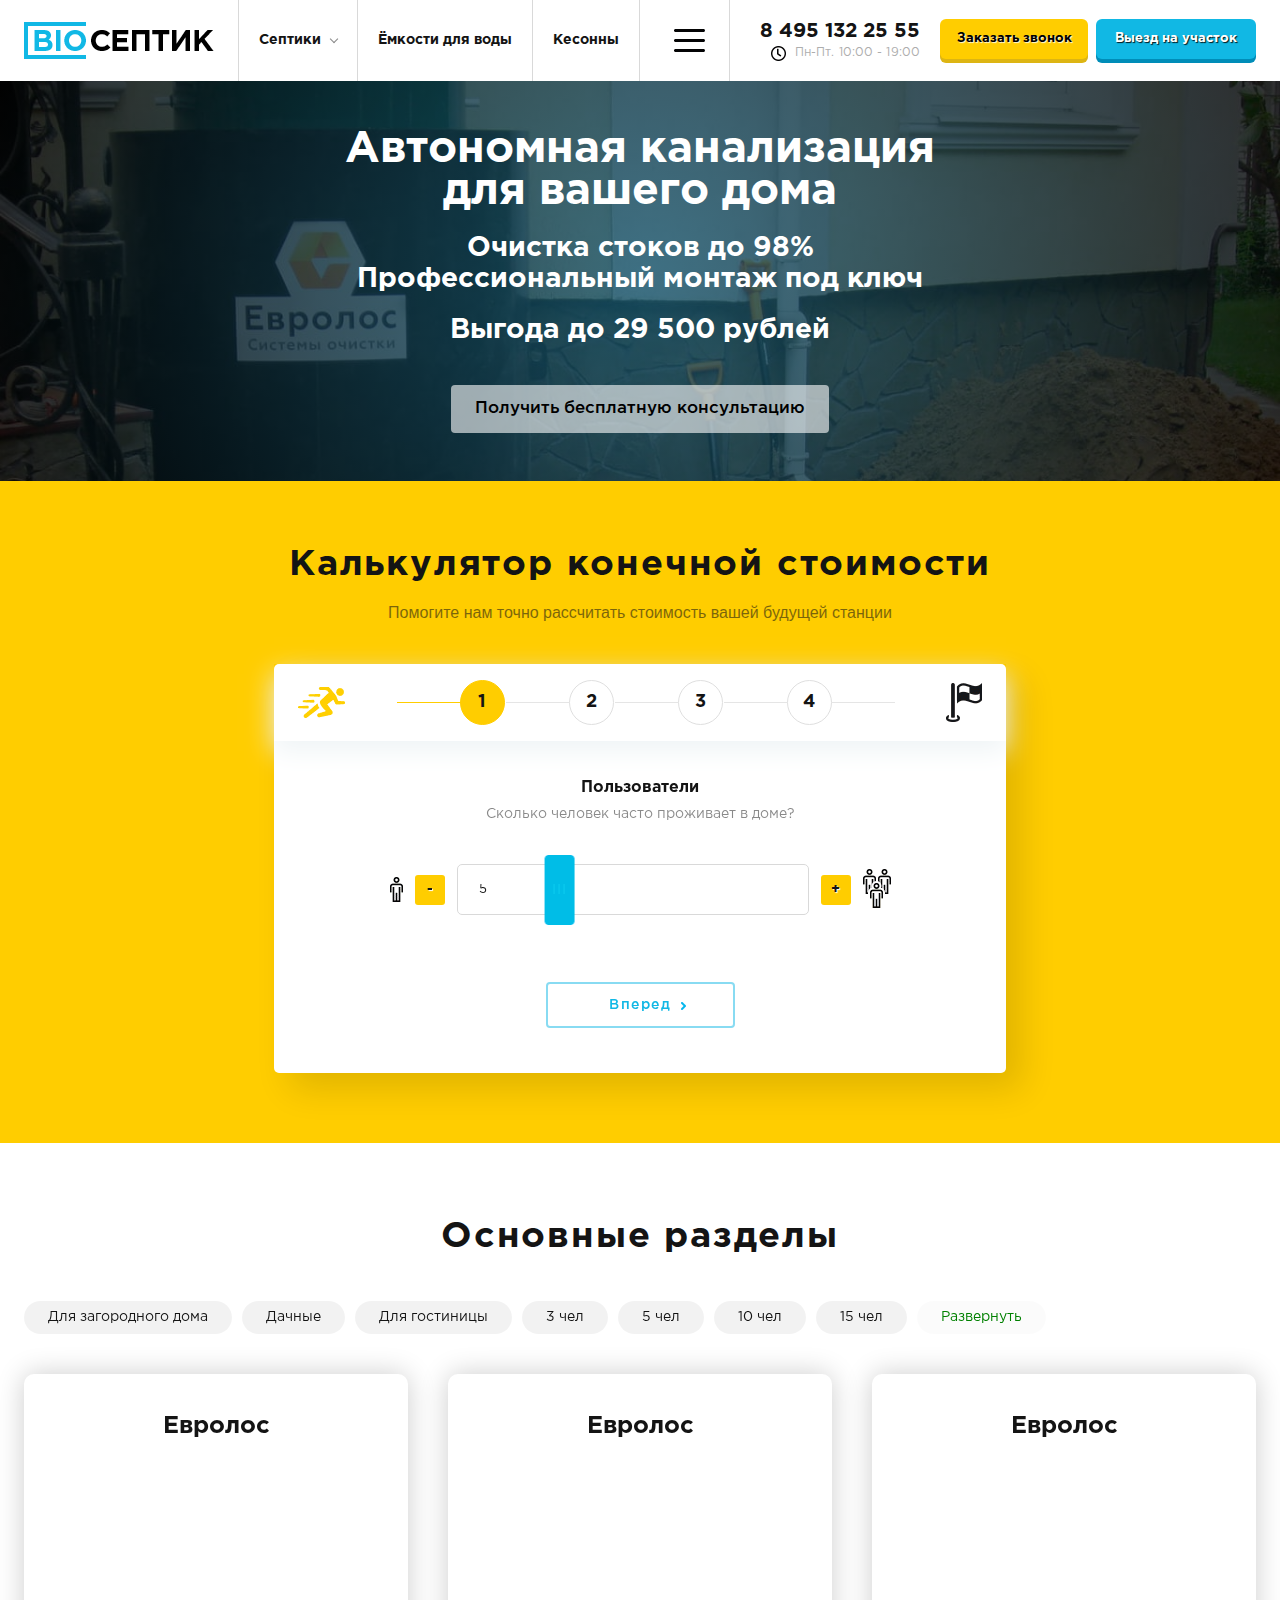
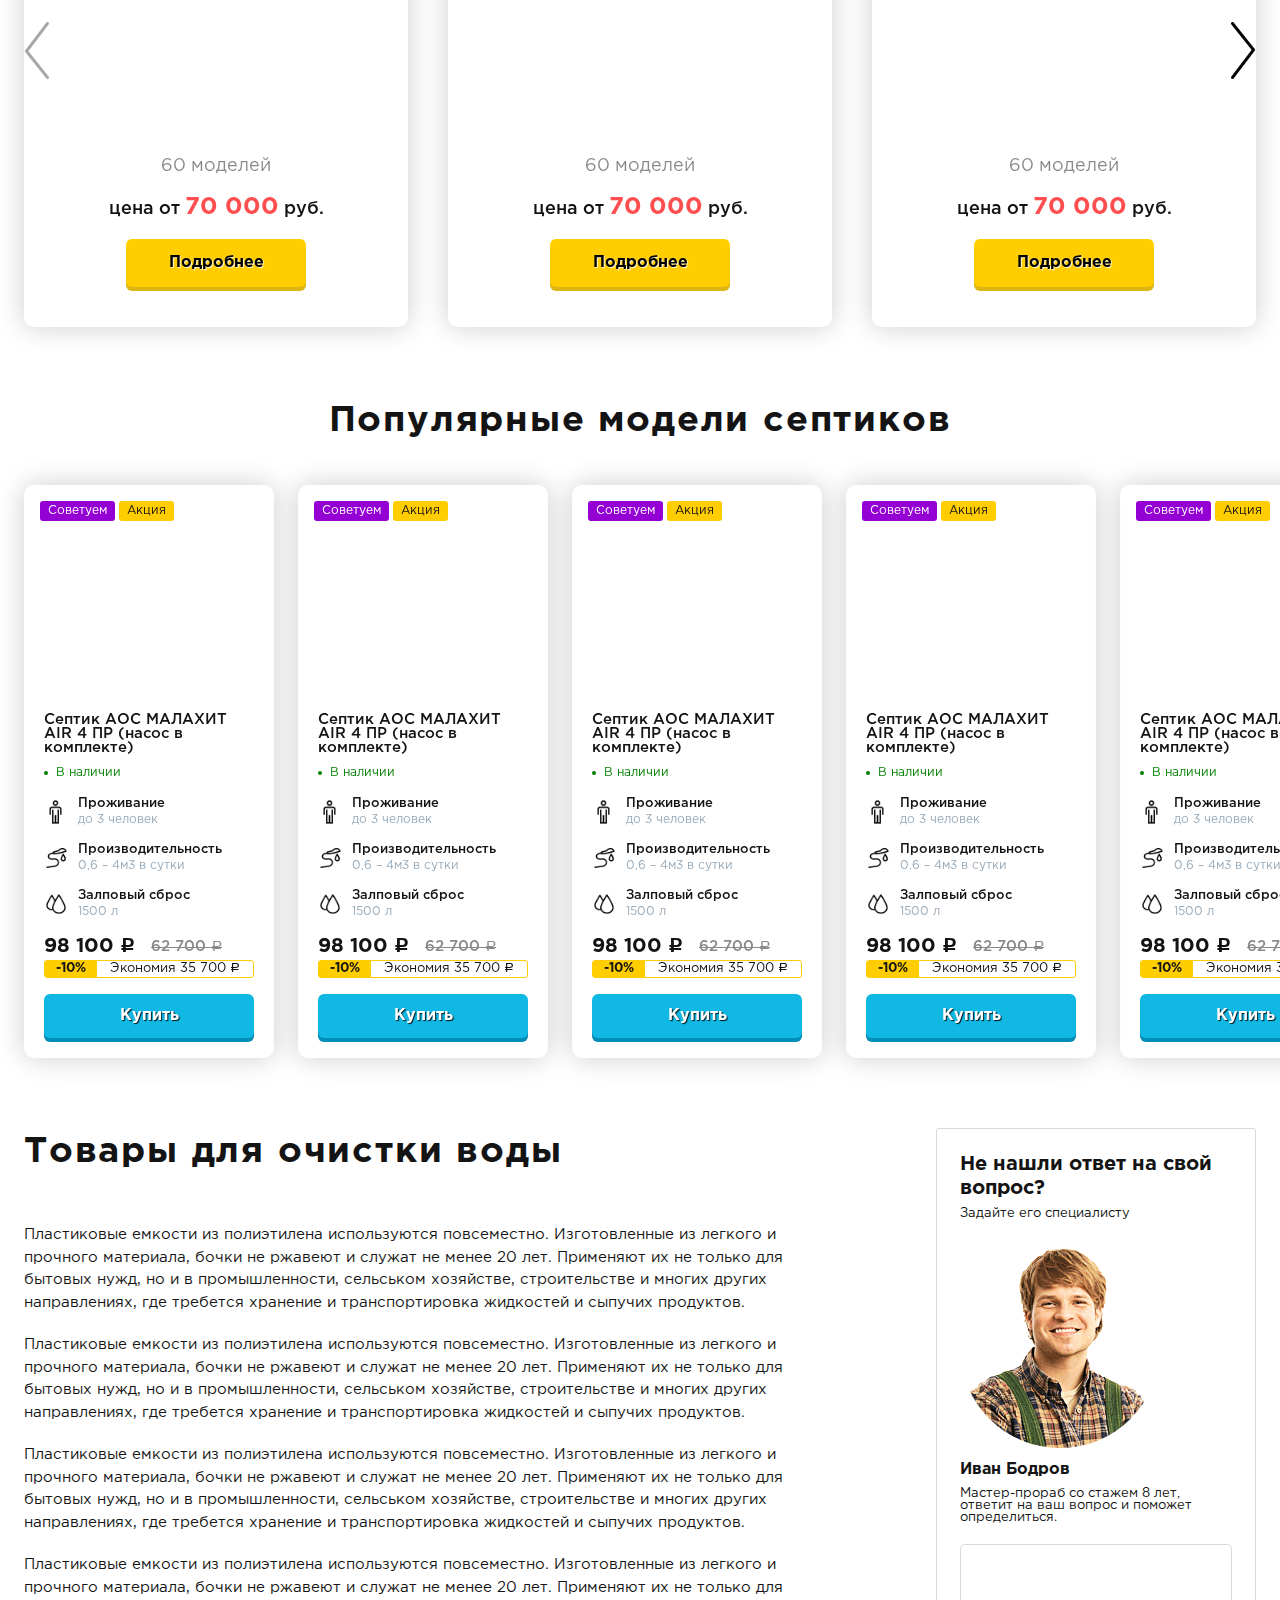
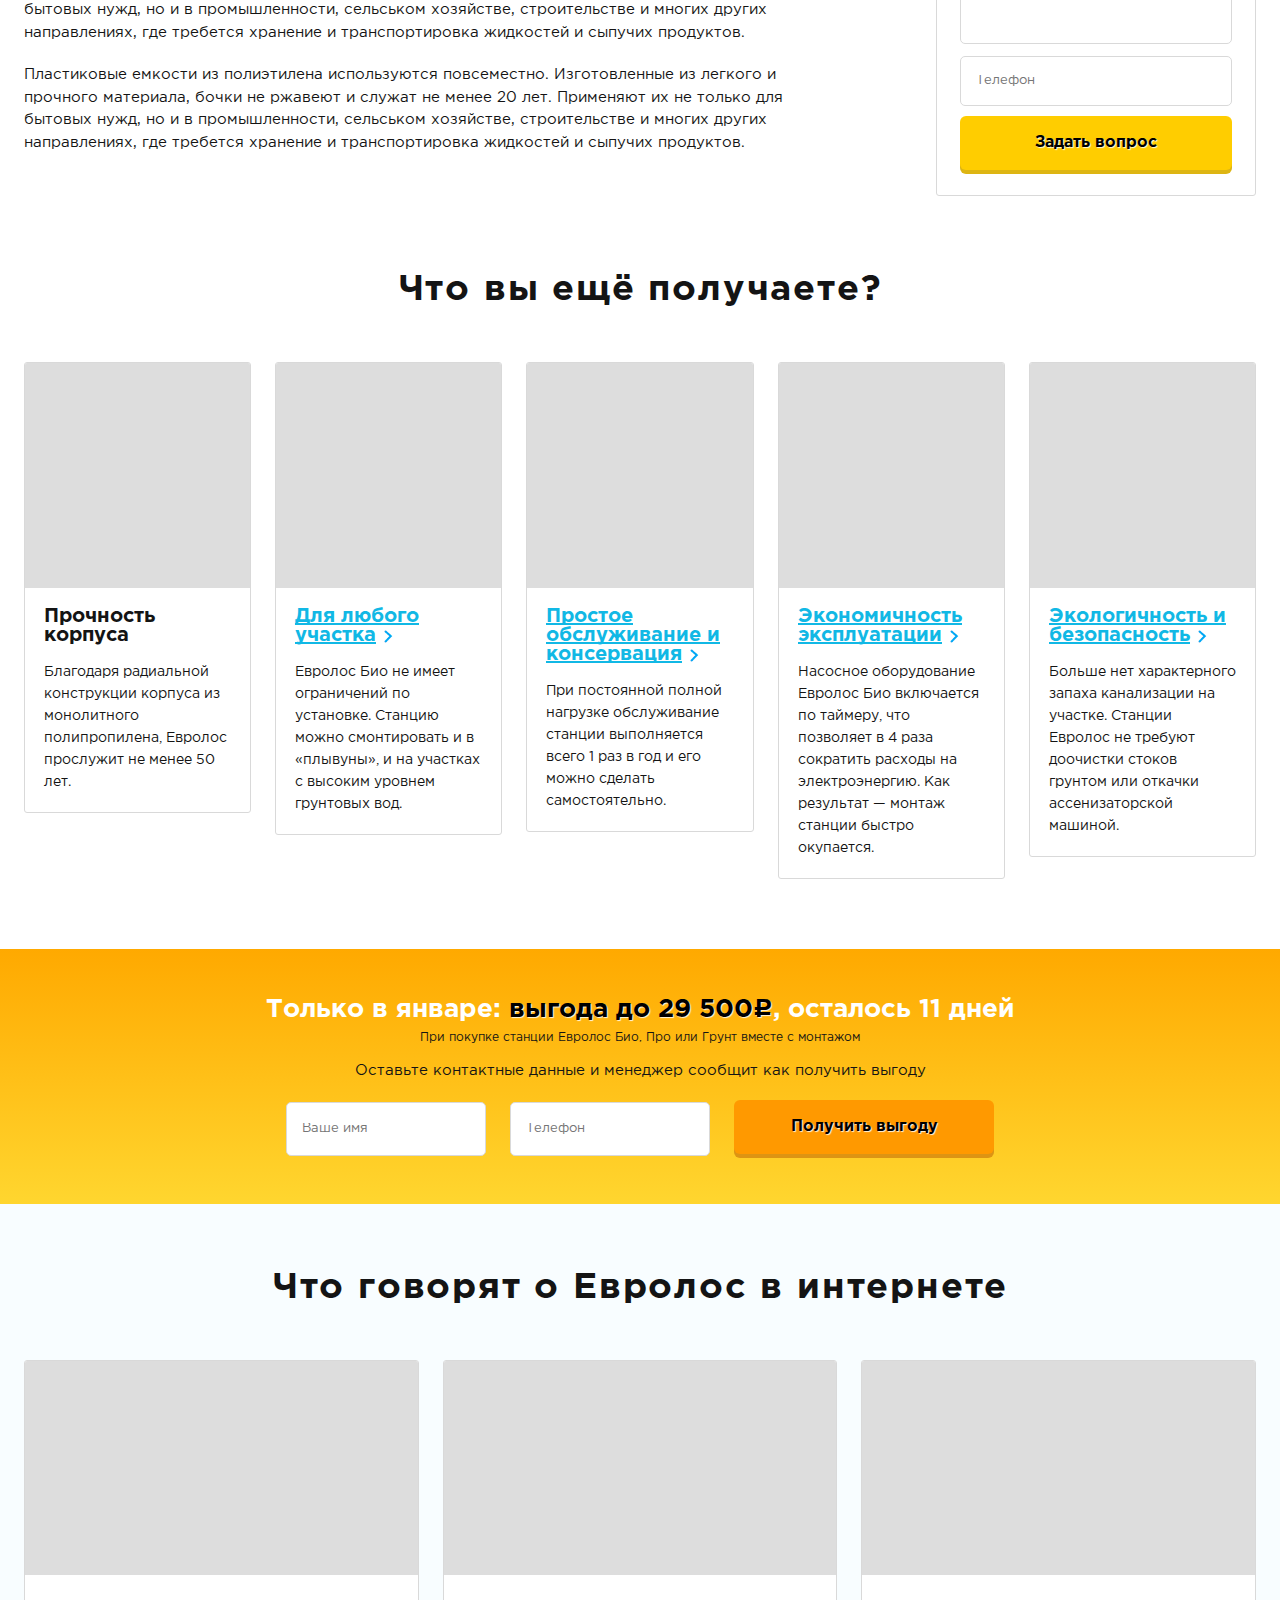
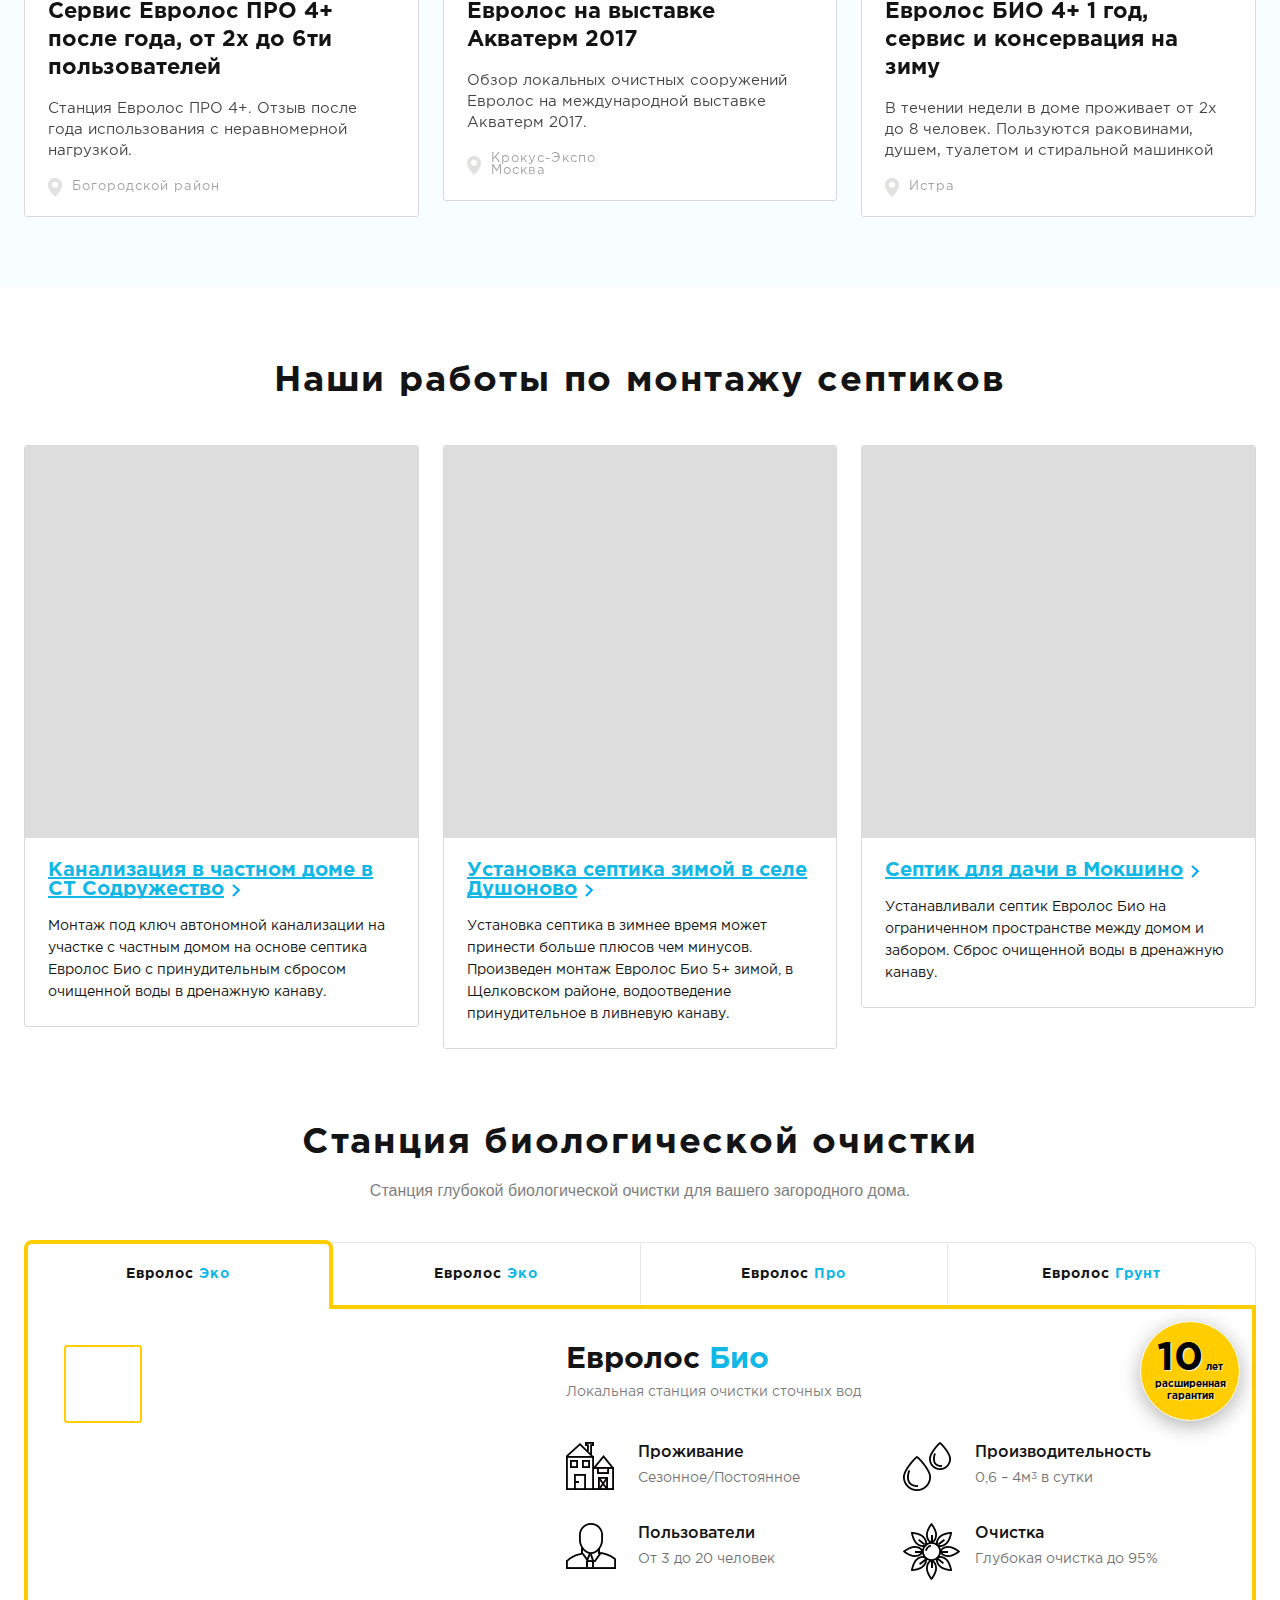
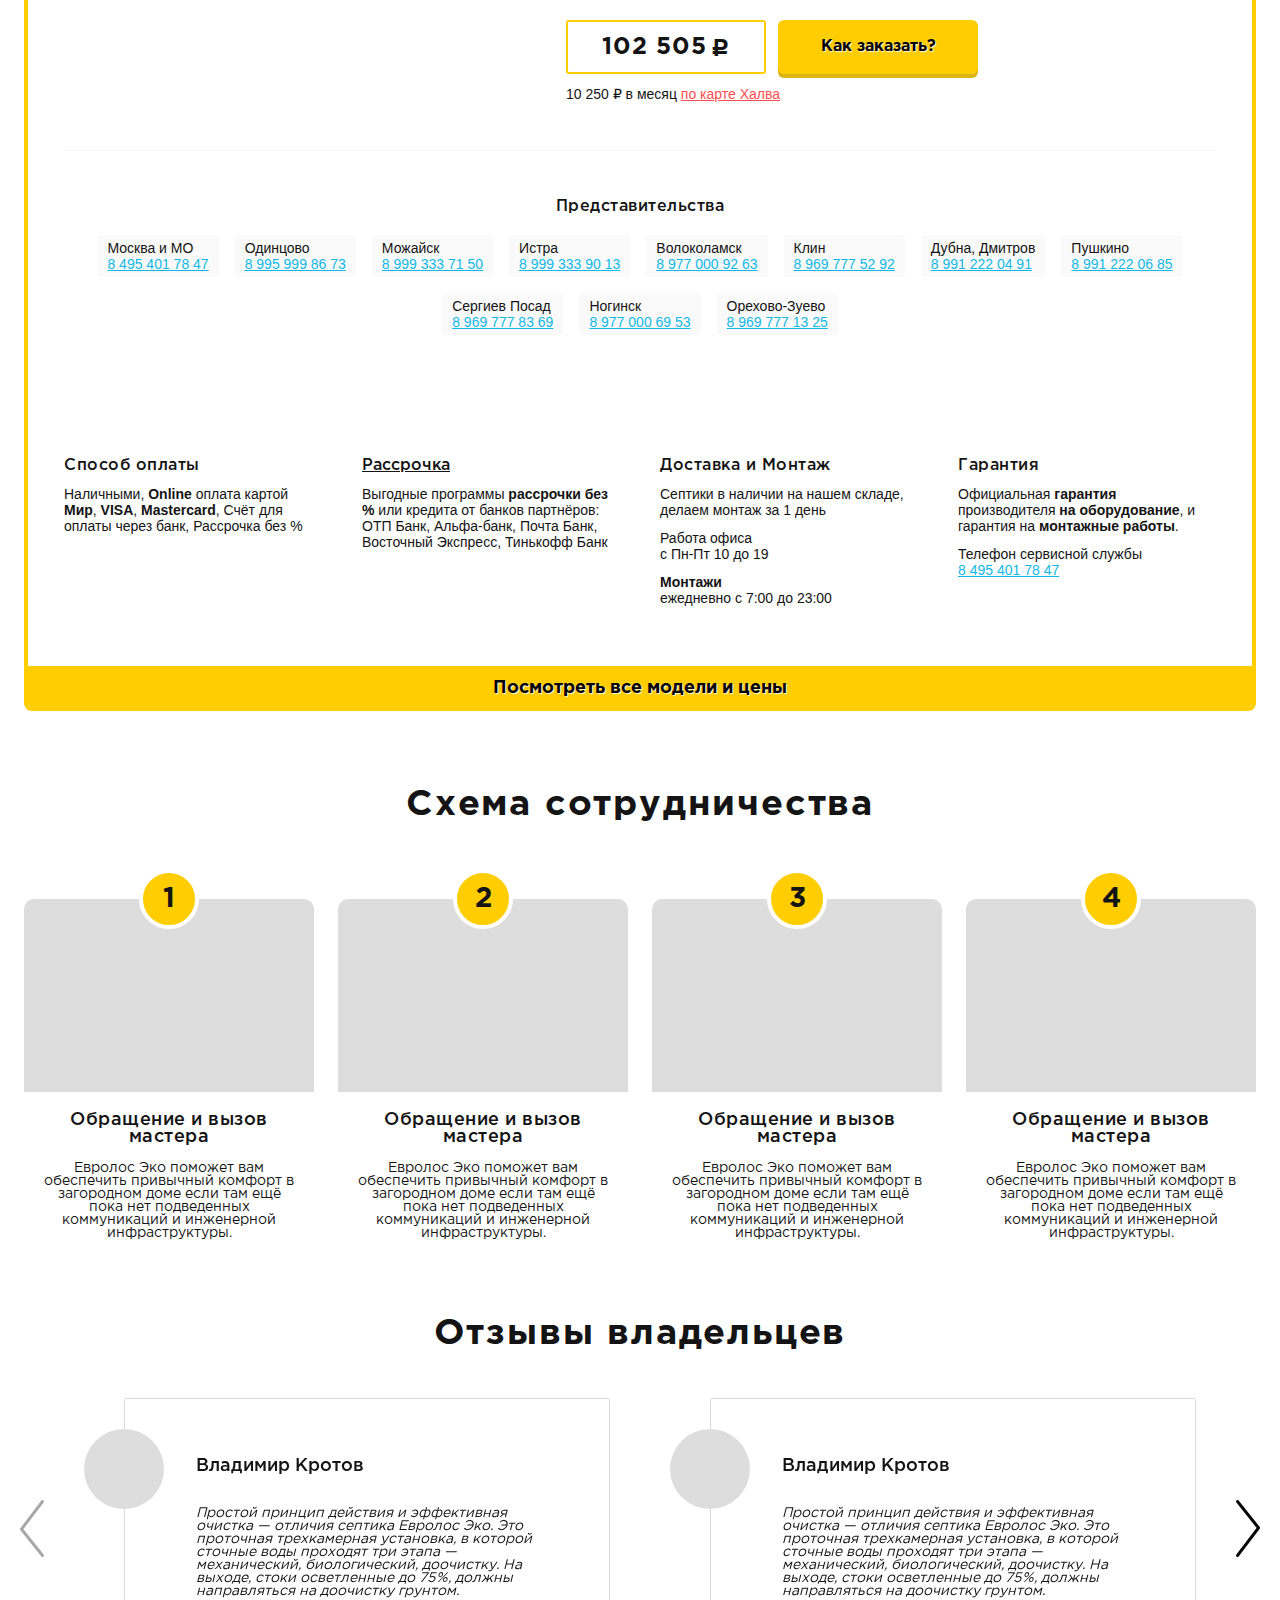
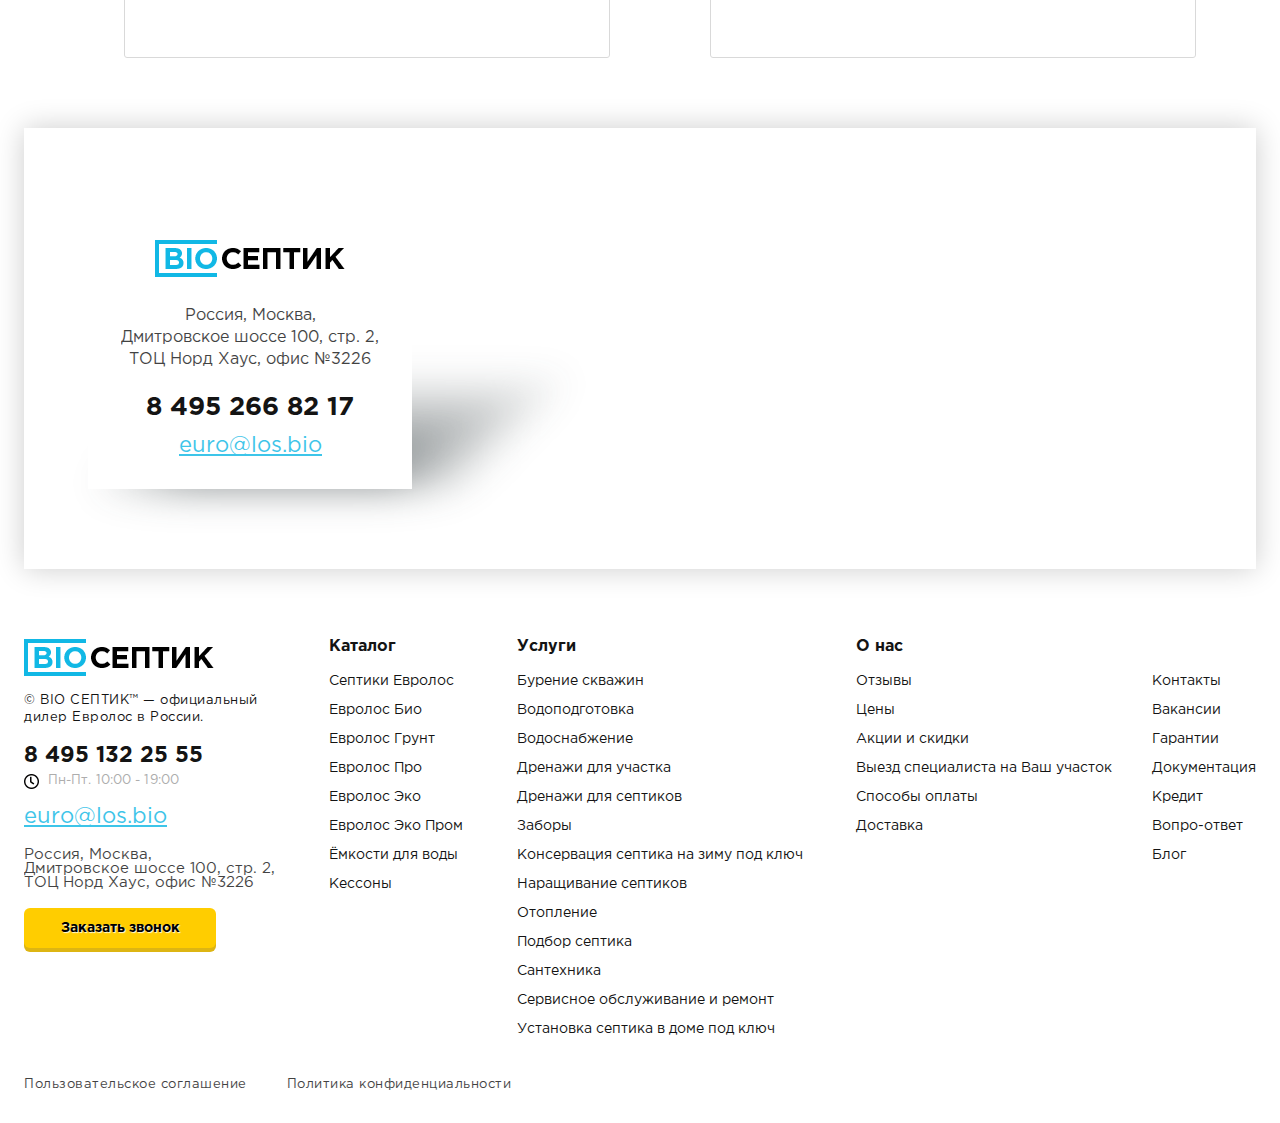
<file: index.html>
<!DOCTYPE html>
<html lang="ru">
	<head>
		<meta http-equiv="Content-Type" content="text/html; charset=utf-8">

		<!-- Адаптирование страницы для мобильных устройств -->
		<meta name="viewport" content="width=device-width, initial-scale=1, maximum-scale=1">

		<!-- Запрет распознования номера телефона -->
		<meta name="format-detection" content="telephone=no">
		<meta name="SKYPE_TOOLBAR" content ="SKYPE_TOOLBAR_PARSER_COMPATIBLE">

		<!-- Заголовок страницы -->
		<title>Заголовок страницы</title>

		<!-- Данное значение часто используют(использовали) поисковые системы -->
		<meta name="description" content="">
		<meta name="keywords" content="">

		<!-- Традиционная иконка сайта, размер 16x16, прозрачность поддерживается. Рекомендуемый формат: .ico или .png -->
		<link rel="shortcut icon" href="favicon.ico">

		<!-- Изменение цвета панели моб. браузера -->
		<meta name="msapplication-TileColor" content="#11b8e5">
		<meta name="theme-color" content="#11b8e5">

		<!-- Подключение файлов стилей -->
		<link rel="stylesheet" href="css/swiper-bundle.min.css" async>
		<link rel="stylesheet" href="css/swiper.css" async>
		<link rel="stylesheet" href="css/fancybox.css" async>
		<link rel="stylesheet" href="css/nouislider.css" async>
		<link rel="stylesheet" href="css/styles.css" async>

		<link rel="stylesheet" href="css/response_1439.css" media="print, (max-width: 1439px)" async>
		<link rel="stylesheet" href="css/response_1279.css" media="print, (max-width: 1279px)" async>
		<link rel="stylesheet" href="css/response_1023.css" media="print, (max-width: 1023px)" async>
		<link rel="stylesheet" href="css/response_767.css" media="print, (max-width: 767px)" async>
		<link rel="stylesheet" href="css/response_479.css" media="(max-width: 479px)" async>
	</head>

	<body>
		<div class="wrap">
			<div class="main">
				<div class="header_wrap no_margin">
					<header class="no_sh">
						<!-- <div class="top">
							<div class="cont big_w row">
								<nav class="menu row">
									<div class="menu_item">
										<a href="/">Cептики</a>
									</div>

									<div class="menu_item">
										<a href="/">Канализация</a>
									</div>

									<div class="menu_item">
										<a href="/">Кессоны</a>
									</div>

									<div class="menu_item">
										<a href="/">Дренаж</a>
									</div>

									<div class="menu_item">
										<a href="/">Ёмкости для воды</a>
									</div>

									<div class="menu_item">
										<a href="/">Водоподготовка</a>
									</div>

									<div class="menu_item">
										<a href="/">Бурение скважины</a>
									</div>

									<div class="menu_item">
										<a href="/">Водоснабжение</a>
									</div>

									<div class="menu_item">
										<a href="/">Сантехника</a>
									</div>

									<div class="menu_item">
										<a href="/">Отопление</a>
									</div>

									<div class="menu_item">
										<a href="/">Заборы</a>
									</div>
								</nav>
							</div>
						</div> -->

						<div class="info">
							<div class="cont big_w row">
								<a href="/" class="logo">
									<img src="images/logo.png" alt="">
								</a>

								<nav class="main_menu">
									<div class="responsive_menu row">
										<div class="item">
											<a href="/" class="sub_link">Септики</a>

											<div class="sub_menu">
												<div><a href="/">Серия Био</a></div>
												<div><a href="/">Серия Грунт</a></div>
												<div><a href="/">Серия Про</a></div>
											</div>
										</div>

										<div class="item">
											<a href="/">Ёмкости для воды</a>
										</div>

										<div class="item">
											<a href="/">Кесонны</a>
										</div>

										<div class="item">
											<a href="/">Услуги</a>
										</div>

										<div class="item">
											<a href="/">Галерея работ</a>
										</div>

										<div class="item">
											<a href="/">Цены</a>
										</div>

										<div class="item">
											<a href="/">Акции и скидки</a>
										</div>

										<div class="item">
											<a href="/" class="sub_link">О нас</a>

											<div class="sub_menu">
												<div><a href="/">Серия Био</a></div>
												<div><a href="/">Серия Грунт</a></div>
												<div><a href="/">Серия Про</a></div>
											</div>
										</div>

										<div class="item">
											<a href="/">Контакты</a>
										</div>
									</div>
								</nav>

								<div class="contacts">
									<div class="phone">
										<div><a href="tel:84951322555">8 495 132 25 55</a></div>
									</div>

									<div class="time">Пн-Пт. 10:00 - 19:00</div>
								</div>

								<button class="callback_btn modal_btn" data-modal="#callback_modal">Заказать звонок</button>

								<button class="departure_btn modal_btn" data-modal="#callback_modal">Выезд на участок</button>
							</div>
						</div>
					</header>
				</div>


				<section class="first_section">
					<div class="head">
						<div class="cont">
							<div class="title">Автономная канализация<br> для вашего дома</div>

							<div class="sub_title">Очистка стоков до 98%<br> Профессиональный монтаж под ключ</div>

							<div class="sub_title">Выгода до 29 500 рублей</div>

							<button class="btn modal_btn" data-modal="#how_choose">Получить бесплатную консультацию</button>
						</div>

						<img data-src="images/tmp/bg_first_section.jpg" alt="" class="bg lazyload">
					</div>
				</section>


				<section class="calc block menu_anchor_block" id="menu_anchor3">
					<div class="cont">
						<div class="block_head center min_m">
							<div class="title big">Калькулятор конечной стоимости</div>

							<div class="desc big">Помогите нам точно рассчитать стоимость вашей будущей станции</div>
						</div>

						<div class="data">
							<div class="head">
								<div class="start"></div>

								<div class="steps">
									<div class="item active">1</div>
									<div class="item">2</div>
									<div class="item">3</div>
									<div class="item">4</div>
								</div>

								<div class="finish"></div>
							</div>

							<div class="swiper">
								<div class="swiper-wrapper">
									<div class="swiper-slide">
										<div class="step step1">
											<div class="title">Пользователи</div>

											<div class="desc">Сколько человек часто проживает в доме?</div>

											<div class="range">
												<div class="minus">
													<div class="icon"></div>
													<button class="btn">-</button>
												</div>

												<div class="box">
													<input type="text" name="" value="5" class="input">

													<div id="nonlinear"></div>
												</div>

												<div class="plus">
													<button class="btn">+</button>
													<div class="icon"></div>
												</div>
											</div>

											<div class="btns">
												<button class="btn next_btn">
													<span>Вперед</span>
												</button>
											</div>
										</div>
									</div>

									<div class="swiper-slide">
										<div class="step step2">
											<div class="title">Точки водопотребления</div>

											<div class="water_points">
												<div class="row">
													<div class="item">
														<div class="amount">
															<button type="button" class="minus">-</button>

															<input type="text" value="1" class="input"
															  data-minimum="1" data-maximum="99" data-step="1" data-unit="" maxlength="2">

															<button type="button" class="plus">+</button>
														</div>

														<div class="icon icon1"></div>
														<div class="name">Кран</div>
													</div>

													<div class="item">
														<div class="amount">
															<button type="button" class="minus">-</button>

															<input type="text" value="1" class="input"
															  data-minimum="1" data-maximum="99" data-step="1" data-unit="" maxlength="2">

															<button type="button" class="plus">+</button>
														</div>

														<div class="icon icon2"></div>
														<div class="name">Душ, ванна или джакузи</div>
													</div>

													<div class="item">
														<div class="amount">
															<button type="button" class="minus">-</button>

															<input type="text" value="1" class="input"
															  data-minimum="1" data-maximum="99" data-step="1" data-unit="" maxlength="2">

															<button type="button" class="plus">+</button>
														</div>

														<div class="icon icon3"></div>
														<div class="name">Туалет</div>
													</div>

													<div class="item">
														<div class="amount">
															<button type="button" class="minus">-</button>

															<input type="text" value="1" class="input"
															  data-minimum="1" data-maximum="99" data-step="1" data-unit="" maxlength="2">

															<button type="button" class="plus">+</button>
														</div>

														<div class="icon icon4"></div>
														<div class="name">Стиральная или посудомоечная машина</div>
													</div>
												</div>
											</div>

											<div class="btns">
												<button class="btn prev_btn">
													<span>Назад</span>
												</button>

												<button class="btn next_btn">
													<span>Вперед</span>
												</button>
											</div>
										</div>
									</div>

									<div class="swiper-slide">
										<div class="step step3">
											<div class="title">Кто будет делать монтаж?</div>

											<div class="who_will_do">
												<label>
													<input type="radio" name="who_will_do">
													<div>Самостоятельно</div>
												</label>

												<label>
													<input type="radio" name="who_will_do" checked>
													<div>Заказать монтаж</div>
												</label>
											</div>

											<div class="btns">
												<button class="btn prev_btn">
													<span>Назад</span>
												</button>

												<button class="btn next_btn">
													<span>Вперед</span>
												</button>
											</div>
										</div>
									</div>

									<div class="swiper-slide">
										<div class="step step4">
											<div class="title">Расчёт доставки от МКАД</div>

											<form action="" class="form">
												<div class="line">
													<div class="field">
														<input type="text" name="" value="" class="input">
													</div>

													<div class="exp">Укажите населенный пункт для расчета доставки</div>
												</div>
											</form>

											<div class="btns">
												<button class="btn prev_btn">
													<span>Назад</span>
												</button>

												<button class="btn next_btn">
													<span>Вперед</span>
												</button>
											</div>
										</div>
									</div>

									<div class="swiper-slide">
										<div class="step step5">
											<div class="title">Расчёт стоимости</div>

											<div class="desc">Укажите контактные данные для получения конечной стоимости</div>

											<form action="" class="form">
												<div class="line">
													<div class="field">
														<input type="text" name="" value="" class="input" placeholder="Ваше имя">
													</div>
												</div>

												<div class="line">
													<div class="field">
														<input type="tel" name="" value="" class="input" placeholder="Телефон">
													</div>
												</div>

												<div class="submit">
													<button type="submit" class="submit_btn">Получить расчёт стоимости</button>
												</div>
											</form>
										</div>
									</div>
								</div>
							</div>
						</div>
					</div>
				</section>


				<section class="main_sections block">
					<div class="cont">
						<div class="block_head center min_m">
							<div class="title big">Основные разделы</div>
						</div>

						<div class="categories">
							<div><a href="/">Для загородного дома</a></div>
							<div><a href="/">Дачные</a></div>
							<div><a href="/">Для гостиницы</a></div>
							<div><a href="/">3 чел</a></div>
							<div><a href="/">5 чел</a></div>
							<div><a href="/">10 чел</a></div>
							<div><a href="/">15 чел</a></div>
							<div class="hide"><a href="/">3 чел</a></div>
							<div class="hide"><a href="/">5 чел</a></div>

							<button class="spoler_btn">
								<span>Развернуть</span>
								<span>Сверунть</span>
							</button>
						</div>

						<div class="swiper">
							<div class="swiper-wrapper">
								<div class="swiper-slide">
									<a href="/" class="item">
										<div class="name">Евролос</div>

										<div class="thumb">
											<img data-src="images/tmp/products_product_img1.jpg" alt="" class="lazyload">
										</div>

										<div class="count">60 моделей</div>

										<div class="price">цена от <span>70 000</span> руб.</div>

										<div class="link">
											<span>Подробнее</span>
											<span class="arr"></span>
										</div>
									</a>
								</div>

								<div class="swiper-slide">
									<a href="/" class="item">
										<div class="name">Евролос</div>

										<div class="thumb">
											<img data-src="images/tmp/products_product_img1.jpg" alt="" class="lazyload">
										</div>

										<div class="count">60 моделей</div>

										<div class="price">цена от <span>70 000</span> руб.</div>

										<div class="link">
											<span>Подробнее</span>
											<span class="arr"></span>
										</div>
									</a>
								</div>

								<div class="swiper-slide">
									<a href="/" class="item">
										<div class="name">Евролос</div>

										<div class="thumb">
											<img data-src="images/tmp/products_product_img1.jpg" alt="" class="lazyload">
										</div>

										<div class="count">60 моделей</div>

										<div class="price">цена от <span>70 000</span> руб.</div>

										<div class="link">
											<span>Подробнее</span>
											<span class="arr"></span>
										</div>
									</a>
								</div>

								<div class="swiper-slide">
									<a href="/" class="item">
										<div class="name">Евролос</div>

										<div class="thumb">
											<img data-src="images/tmp/products_product_img1.jpg" alt="" class="lazyload">
										</div>

										<div class="count">60 моделей</div>

										<div class="price">цена от <span>70 000</span> руб.</div>

										<div class="link">
											<span>Подробнее</span>
											<span class="arr"></span>
										</div>
									</a>
								</div>

								<div class="swiper-slide">
									<a href="/" class="item">
										<div class="name">Евролос</div>

										<div class="thumb">
											<img data-src="images/tmp/products_product_img1.jpg" alt="" class="lazyload">
										</div>

										<div class="count">60 моделей</div>

										<div class="price">цена от <span>70 000</span> руб.</div>

										<div class="link">
											<span>Подробнее</span>
											<span class="arr"></span>
										</div>
									</a>
								</div>

								<div class="swiper-slide">
									<a href="/" class="item">
										<div class="name">Евролос</div>

										<div class="thumb">
											<img data-src="images/tmp/products_product_img1.jpg" alt="" class="lazyload">
										</div>

										<div class="count">60 моделей</div>

										<div class="price">цена от <span>70 000</span> руб.</div>

										<div class="link">
											<span>Подробнее</span>
											<span class="arr"></span>
										</div>
									</a>
								</div>
							</div>

							<div class="swiper-button-prev"></div>
							<div class="swiper-button-next"></div>
						</div>
					</div>
				</section>


				<section class="products block">
					<div class="cont">
						<div class="block_head center min_m">
							<div class="title big">Популярные модели септиков</div>
						</div>

						<div class="swiper">
							<div class="swiper-wrapper">
								<div class="swiper-slide">
									<div class="item">
										<div class="stickers">
											<div><div class="sticker violet">Советуем</div></div>
											<div><div class="sticker yellow">Акция</div></div>
										</div>

										<a href="/" class="thumb">
											<img data-src="images/tmp/products_product_img1.jpg" alt="" class="lazyload">
										</a>

										<div class="name">
											<a href="/">Септик АОС МАЛАХИТ AIR 4 ПР (насос в комплекте)</a>
										</div>

										<div class="status green">В наличии</div>

										<div class="features">
											<div>
												<div class="icon icon1"></div>

												<div class="label">Проживание</div>
												<div class="val">до 3 человек</div>
											</div>

											<div>
												<div class="icon icon2"></div>

												<div class="label">Производительность</div>
												<div class="val">0,6 – 4м3 в сутки</div>
											</div>

											<div>
												<div class="icon icon3"></div>

												<div class="label">Залповый сброс</div>
												<div class="val">1500 л</div>
											</div>
										</div>

										<div class="price">
											<div>98 100 <span class="currency">Р</span></div>
											<div class="old">62 700 <span class="currency">Р</span></div>

											<div class="economy">
												<div class="percents">-10%</div>
												<div class="val">Экономия 35 700 <span class="currency">Р</span></div>
											</div>
										</div>

										<button class="buy_btn">Купить</button>
									</div>
								</div>

								<div class="swiper-slide">
									<div class="item">
										<div class="stickers">
											<div><div class="sticker violet">Советуем</div></div>
											<div><div class="sticker yellow">Акция</div></div>
										</div>

										<a href="/" class="thumb">
											<img data-src="images/tmp/products_product_img1.jpg" alt="" class="lazyload">
										</a>

										<div class="name">
											<a href="/">Септик АОС МАЛАХИТ AIR 4 ПР (насос в комплекте)</a>
										</div>

										<div class="status green">В наличии</div>

										<div class="features">
											<div>
												<div class="icon icon1"></div>

												<div class="label">Проживание</div>
												<div class="val">до 3 человек</div>
											</div>

											<div>
												<div class="icon icon2"></div>

												<div class="label">Производительность</div>
												<div class="val">0,6 – 4м3 в сутки</div>
											</div>

											<div>
												<div class="icon icon3"></div>

												<div class="label">Залповый сброс</div>
												<div class="val">1500 л</div>
											</div>
										</div>

										<div class="price">
											<div>98 100 <span class="currency">Р</span></div>
											<div class="old">62 700 <span class="currency">Р</span></div>

											<div class="economy">
												<div class="percents">-10%</div>
												<div class="val">Экономия 35 700 <span class="currency">Р</span></div>
											</div>
										</div>

										<button class="buy_btn">Купить</button>
									</div>
								</div>

								<div class="swiper-slide">
									<div class="item">
										<div class="stickers">
											<div><div class="sticker violet">Советуем</div></div>
											<div><div class="sticker yellow">Акция</div></div>
										</div>

										<a href="/" class="thumb">
											<img data-src="images/tmp/products_product_img1.jpg" alt="" class="lazyload">
										</a>

										<div class="name">
											<a href="/">Септик АОС МАЛАХИТ AIR 4 ПР (насос в комплекте)</a>
										</div>

										<div class="status green">В наличии</div>

										<div class="features">
											<div>
												<div class="icon icon1"></div>

												<div class="label">Проживание</div>
												<div class="val">до 3 человек</div>
											</div>

											<div>
												<div class="icon icon2"></div>

												<div class="label">Производительность</div>
												<div class="val">0,6 – 4м3 в сутки</div>
											</div>

											<div>
												<div class="icon icon3"></div>

												<div class="label">Залповый сброс</div>
												<div class="val">1500 л</div>
											</div>
										</div>

										<div class="price">
											<div>98 100 <span class="currency">Р</span></div>
											<div class="old">62 700 <span class="currency">Р</span></div>

											<div class="economy">
												<div class="percents">-10%</div>
												<div class="val">Экономия 35 700 <span class="currency">Р</span></div>
											</div>
										</div>

										<button class="buy_btn">Купить</button>
									</div>
								</div>

								<div class="swiper-slide">
									<div class="item">
										<div class="stickers">
											<div><div class="sticker violet">Советуем</div></div>
											<div><div class="sticker yellow">Акция</div></div>
										</div>

										<a href="/" class="thumb">
											<img data-src="images/tmp/products_product_img1.jpg" alt="" class="lazyload">
										</a>

										<div class="name">
											<a href="/">Септик АОС МАЛАХИТ AIR 4 ПР (насос в комплекте)</a>
										</div>

										<div class="status green">В наличии</div>

										<div class="features">
											<div>
												<div class="icon icon1"></div>

												<div class="label">Проживание</div>
												<div class="val">до 3 человек</div>
											</div>

											<div>
												<div class="icon icon2"></div>

												<div class="label">Производительность</div>
												<div class="val">0,6 – 4м3 в сутки</div>
											</div>

											<div>
												<div class="icon icon3"></div>

												<div class="label">Залповый сброс</div>
												<div class="val">1500 л</div>
											</div>
										</div>

										<div class="price">
											<div>98 100 <span class="currency">Р</span></div>
											<div class="old">62 700 <span class="currency">Р</span></div>

											<div class="economy">
												<div class="percents">-10%</div>
												<div class="val">Экономия 35 700 <span class="currency">Р</span></div>
											</div>
										</div>

										<button class="buy_btn">Купить</button>
									</div>
								</div>

								<div class="swiper-slide">
									<div class="item">
										<div class="stickers">
											<div><div class="sticker violet">Советуем</div></div>
											<div><div class="sticker yellow">Акция</div></div>
										</div>

										<a href="/" class="thumb">
											<img data-src="images/tmp/products_product_img1.jpg" alt="" class="lazyload">
										</a>

										<div class="name">
											<a href="/">Септик АОС МАЛАХИТ AIR 4 ПР (насос в комплекте)</a>
										</div>

										<div class="status green">В наличии</div>

										<div class="features">
											<div>
												<div class="icon icon1"></div>

												<div class="label">Проживание</div>
												<div class="val">до 3 человек</div>
											</div>

											<div>
												<div class="icon icon2"></div>

												<div class="label">Производительность</div>
												<div class="val">0,6 – 4м3 в сутки</div>
											</div>

											<div>
												<div class="icon icon3"></div>

												<div class="label">Залповый сброс</div>
												<div class="val">1500 л</div>
											</div>
										</div>

										<div class="price">
											<div>98 100 <span class="currency">Р</span></div>
											<div class="old">62 700 <span class="currency">Р</span></div>

											<div class="economy">
												<div class="percents">-10%</div>
												<div class="val">Экономия 35 700 <span class="currency">Р</span></div>
											</div>
										</div>

										<button class="buy_btn">Купить</button>
									</div>
								</div>

								<div class="swiper-slide">
									<div class="item">
										<div class="stickers">
											<div><div class="sticker violet">Советуем</div></div>
											<div><div class="sticker yellow">Акция</div></div>
										</div>

										<a href="/" class="thumb">
											<img data-src="images/tmp/products_product_img1.jpg" alt="" class="lazyload">
										</a>

										<div class="name">
											<a href="/">Септик АОС МАЛАХИТ AIR 4 ПР (насос в комплекте)</a>
										</div>

										<div class="status green">В наличии</div>

										<div class="features">
											<div>
												<div class="icon icon1"></div>

												<div class="label">Проживание</div>
												<div class="val">до 3 человек</div>
											</div>

											<div>
												<div class="icon icon2"></div>

												<div class="label">Производительность</div>
												<div class="val">0,6 – 4м3 в сутки</div>
											</div>

											<div>
												<div class="icon icon3"></div>

												<div class="label">Залповый сброс</div>
												<div class="val">1500 л</div>
											</div>
										</div>

										<div class="price">
											<div>98 100 <span class="currency">Р</span></div>
											<div class="old">62 700 <span class="currency">Р</span></div>

											<div class="economy">
												<div class="percents">-10%</div>
												<div class="val">Экономия 35 700 <span class="currency">Р</span></div>
											</div>
										</div>

										<button class="buy_btn">Купить</button>
									</div>
								</div>

								<div class="swiper-slide">
									<div class="item">
										<div class="stickers">
											<div><div class="sticker violet">Советуем</div></div>
											<div><div class="sticker yellow">Акция</div></div>
										</div>

										<a href="/" class="thumb">
											<img data-src="images/tmp/products_product_img1.jpg" alt="" class="lazyload">
										</a>

										<div class="name">
											<a href="/">Септик АОС МАЛАХИТ AIR 4 ПР (насос в комплекте)</a>
										</div>

										<div class="status green">В наличии</div>

										<div class="features">
											<div>
												<div class="icon icon1"></div>

												<div class="label">Проживание</div>
												<div class="val">до 3 человек</div>
											</div>

											<div>
												<div class="icon icon2"></div>

												<div class="label">Производительность</div>
												<div class="val">0,6 – 4м3 в сутки</div>
											</div>

											<div>
												<div class="icon icon3"></div>

												<div class="label">Залповый сброс</div>
												<div class="val">1500 л</div>
											</div>
										</div>

										<div class="price">
											<div>98 100 <span class="currency">Р</span></div>
											<div class="old">62 700 <span class="currency">Р</span></div>

											<div class="economy">
												<div class="percents">-10%</div>
												<div class="val">Экономия 35 700 <span class="currency">Р</span></div>
											</div>
										</div>

										<button class="buy_btn">Купить</button>
									</div>
								</div>

								<div class="swiper-slide">
									<div class="item">
										<div class="stickers">
											<div><div class="sticker violet">Советуем</div></div>
											<div><div class="sticker yellow">Акция</div></div>
										</div>

										<a href="/" class="thumb">
											<img data-src="images/tmp/products_product_img1.jpg" alt="" class="lazyload">
										</a>

										<div class="name">
											<a href="/">Септик АОС МАЛАХИТ AIR 4 ПР (насос в комплекте)</a>
										</div>

										<div class="status green">В наличии</div>

										<div class="features">
											<div>
												<div class="icon icon1"></div>

												<div class="label">Проживание</div>
												<div class="val">до 3 человек</div>
											</div>

											<div>
												<div class="icon icon2"></div>

												<div class="label">Производительность</div>
												<div class="val">0,6 – 4м3 в сутки</div>
											</div>

											<div>
												<div class="icon icon3"></div>

												<div class="label">Залповый сброс</div>
												<div class="val">1500 л</div>
											</div>
										</div>

										<div class="price">
											<div>98 100 <span class="currency">Р</span></div>
											<div class="old">62 700 <span class="currency">Р</span></div>

											<div class="economy">
												<div class="percents">-10%</div>
												<div class="val">Экономия 35 700 <span class="currency">Р</span></div>
											</div>
										</div>

										<button class="buy_btn">Купить</button>
									</div>
								</div>

								<div class="swiper-slide">
									<div class="item">
										<div class="stickers">
											<div><div class="sticker violet">Советуем</div></div>
											<div><div class="sticker yellow">Акция</div></div>
										</div>

										<a href="/" class="thumb">
											<img data-src="images/tmp/products_product_img1.jpg" alt="" class="lazyload">
										</a>

										<div class="name">
											<a href="/">Септик АОС МАЛАХИТ AIR 4 ПР (насос в комплекте)</a>
										</div>

										<div class="status green">В наличии</div>

										<div class="features">
											<div>
												<div class="icon icon1"></div>

												<div class="label">Проживание</div>
												<div class="val">до 3 человек</div>
											</div>

											<div>
												<div class="icon icon2"></div>

												<div class="label">Производительность</div>
												<div class="val">0,6 – 4м3 в сутки</div>
											</div>

											<div>
												<div class="icon icon3"></div>

												<div class="label">Залповый сброс</div>
												<div class="val">1500 л</div>
											</div>
										</div>

										<div class="price">
											<div>98 100 <span class="currency">Р</span></div>
											<div class="old">62 700 <span class="currency">Р</span></div>

											<div class="economy">
												<div class="percents">-10%</div>
												<div class="val">Экономия 35 700 <span class="currency">Р</span></div>
											</div>
										</div>

										<button class="buy_btn">Купить</button>
									</div>
								</div>

								<div class="swiper-slide">
									<div class="item">
										<div class="stickers">
											<div><div class="sticker violet">Советуем</div></div>
											<div><div class="sticker yellow">Акция</div></div>
										</div>

										<a href="/" class="thumb">
											<img data-src="images/tmp/products_product_img1.jpg" alt="" class="lazyload">
										</a>

										<div class="name">
											<a href="/">Септик АОС МАЛАХИТ AIR 4 ПР (насос в комплекте)</a>
										</div>

										<div class="status green">В наличии</div>

										<div class="features">
											<div>
												<div class="icon icon1"></div>

												<div class="label">Проживание</div>
												<div class="val">до 3 человек</div>
											</div>

											<div>
												<div class="icon icon2"></div>

												<div class="label">Производительность</div>
												<div class="val">0,6 – 4м3 в сутки</div>
											</div>

											<div>
												<div class="icon icon3"></div>

												<div class="label">Залповый сброс</div>
												<div class="val">1500 л</div>
											</div>
										</div>

										<div class="price">
											<div>98 100 <span class="currency">Р</span></div>
											<div class="old">62 700 <span class="currency">Р</span></div>

											<div class="economy">
												<div class="percents">-10%</div>
												<div class="val">Экономия 35 700 <span class="currency">Р</span></div>
											</div>
										</div>

										<button class="buy_btn">Купить</button>
									</div>
								</div>
							</div>

							<div class="swiper-button-prev"></div>
							<div class="swiper-button-next"></div>
						</div>
					</div>
				</section>


				<section class="content_flex block">
					<div class="cont row">
						<section class="content">
							<div class="block_head">
								<div class="title big">Товары для очистки воды</div>
							</div>

							<div class="text_block">
								<p>Пластиковые емкости из полиэтилена используются повсеместно. Изготовленные из легкого и прочного материала, бочки не ржавеют и служат не менее 20 лет. Применяют их не только для бытовых нужд, но и в промышленности, сельськом хозяйстве, строительстве и многих других направлениях, где требется хранение и транспортировка жидкостей и сыпучих продуктов.</p>

								<p>Пластиковые емкости из полиэтилена используются повсеместно. Изготовленные из легкого и прочного материала, бочки не ржавеют и служат не менее 20 лет. Применяют их не только для бытовых нужд, но и в промышленности, сельськом хозяйстве, строительстве и многих других направлениях, где требется хранение и транспортировка жидкостей и сыпучих продуктов.</p>

								<p>Пластиковые емкости из полиэтилена используются повсеместно. Изготовленные из легкого и прочного материала, бочки не ржавеют и служат не менее 20 лет. Применяют их не только для бытовых нужд, но и в промышленности, сельськом хозяйстве, строительстве и многих других направлениях, где требется хранение и транспортировка жидкостей и сыпучих продуктов.</p>

								<p>Пластиковые емкости из полиэтилена используются повсеместно. Изготовленные из легкого и прочного материала, бочки не ржавеют и служат не менее 20 лет. Применяют их не только для бытовых нужд, но и в промышленности, сельськом хозяйстве, строительстве и многих других направлениях, где требется хранение и транспортировка жидкостей и сыпучих продуктов.</p>

								<p>Пластиковые емкости из полиэтилена используются повсеместно. Изготовленные из легкого и прочного материала, бочки не ржавеют и служат не менее 20 лет. Применяют их не только для бытовых нужд, но и в промышленности, сельськом хозяйстве, строительстве и многих других направлениях, где требется хранение и транспортировка жидкостей и сыпучих продуктов.</p>
							</div>
						</section>


						<aside>
							<div class="feedback sticky">
								<div class="title">Не нашли ответ на свой вопрос?</div>

								<div class="desc">Задайте его специалисту</div>

								<div class="manager">
									<div class="photo"></div>

									<div class="name">Иван Бодров</div>

									<div class="post">Мастер-прораб со стажем 8 лет, ответит на ваш вопрос и поможет определиться.</div>
								</div>

								<form action="" class="form">
									<div class="line">
										<div class="field">
											<textarea name=""></textarea>
										</div>
									</div>

									<div class="line">
										<div class="field">
											<input type="tel" name="" value="" class="input" placeholder="Телефон">
										</div>
									</div>

									<div class="submit">
										<button type="submit" class="submit_btn">Задать вопрос</button>
									</div>
								</form>
							</div>
						</aside>
					</div>
				</section>


				<section class="portfolio block menu_anchor_block" id="menu_anchor2">
					<div class="cont">
						<div class="block_head center">
							<div class="title big">Что вы ещё получаете?</div>
						</div>

						<div class="row mini">
							<div class="item">
								<div class="thumb">
									<img data-src="images/tmp/what_you_get_thumb1.jpg" alt="" class="lazyload">
								</div>

								<div class="info">
									<div class="name">Прочность корпуса</div>

									<div class="desc">Благодаря радиальной конструкции корпуса из монолитного полипропилена, Евролос прослужит не менее 50 лет.</div>
								</div>
							</div>

							<div class="item">
								<div class="thumb">
									<img data-src="images/tmp/what_you_get_thumb2.jpg" alt="" class="lazyload">
								</div>

								<div class="info">
									<div class="name">
										<button class="modal_btn" data-modal="#what_you_get_modal1">
											<span>Для любого участка</span>
											<i></i>
										</button>
									</div>

									<div class="desc">Евролос Био не имеет ограничений по установке. Станцию можно смонтировать и в «плывуны», и на участках с высоким уровнем грунтовых вод.</div>
								</div>
							</div>

							<div class="item">
								<div class="thumb">
									<img data-src="images/tmp/what_you_get_thumb3.jpg" alt="" class="lazyload">
								</div>

								<div class="info">
									<div class="name">
										<button class="modal_btn" data-modal="#what_you_get_modal2">
											<span>Простое обслуживание и консервация</span>
											<i></i>
										</button>
									</div>

									<div class="desc">При постоянной полной нагрузке обслуживание станции выполняется всего 1 раз в год и его можно сделать самостоятельно.</div>
								</div>
							</div>

							<div class="item">
								<div class="thumb">
									<img data-src="images/tmp/what_you_get_thumb4.jpg" alt="" class="lazyload">
								</div>

								<div class="info">
									<div class="name">
										<button class="modal_btn" data-modal="#what_you_get_modal3">
											<span>Экономичность эксплуатации</span>
											<i></i>
										</button>
									</div>

									<div class="desc">Насосное оборудование Евролос Био включается по таймеру, что позволяет в 4 раза сократить расходы на электроэнергию. Как результат — монтаж станции быстро окупается.</div>
								</div>
							</div>

							<div class="item">
								<div class="thumb">
									<img data-src="images/tmp/what_you_get_thumb5.jpg" alt="" class="lazyload">
								</div>

								<div class="info">
									<div class="name">
										<button class="modal_btn" data-modal="#what_you_get_modal4">
											<span>Экологичность и безопасность</span>
											<i></i>
										</button>
									</div>

									<div class="desc">Больше нет характерного запаха канализации на участке. Станции Евролос не требуют доочистки стоков грунтом или откачки ассенизаторской машиной.</div>
								</div>
							</div>
						</div>
					</div>
				</section>


				<section class="stock">
					<div class="cont">
						<div class="title">Только в январе: <span>выгода до 29 500<span class="currency">Р</span></span>, осталось 11 дней</div>

						<div class="exp">При покупке станции Евролос Био, Про или Грунт вместе с монтажом</div>

						<div class="desc">Оставьте контактные данные и менеджер сообщит как получить выгоду</div>

						<form action="" class="form">
							<div class="line">
								<div class="field">
									<input type="text" name="" value="" class="input" placeholder="Ваше имя">
								</div>
							</div>

							<div class="line">
								<div class="field">
									<input type="tel" name="" value="" class="input" placeholder="Телефон">
								</div>
							</div>

							<div class="submit">
								<button type="submit" class="submit_btn">Получить выгоду</button>
							</div>
						</form>
					</div>
				</section>


				<section class="internet block menu_anchor_block" id="menu_anchor4">
					<div class="cont">
						<div class="block_head center">
							<div class="title big">Что говорят о Евролос в интернете</div>
						</div>

						<div class="swiper">
							<div class="swiper-wrapper">
								<div class="swiper-slide">
									<a href="/" class="item" target="_blank" rel="noopener nofollow">
										<div class="thumb">
											<img data-src="images/tmp/internet_thumb1.jpg" alt="" class="lazyload">
										</div>

										<div class="info">
											<div class="name">Сервис Евролос ПРО 4+ после года, от 2х до 6ти пользователей</div>

											<div class="desc">Станция Евролос ПРО 4+. Отзыв после года использования с неравномерной нагрузкой.</div>

											<div class="location">Богородской район</div>
										</div>
									</a>
								</div>

								<div class="swiper-slide">
									<a href="/" class="item" target="_blank" rel="noopener nofollow">
										<div class="thumb">
											<img data-src="images/tmp/internet_thumb2.jpg" alt="" class="lazyload">
										</div>

										<div class="info">
											<div class="name">Евролос на выставке Акватерм 2017</div>

											<div class="desc">Обзор локальных очистных сооружений Евролос на международной выставке Акватерм 2017.</div>

											<div class="location">Крокус-Экспо<br> Москва</div>
										</div>
									</a>
								</div>

								<div class="swiper-slide">
									<a href="/" class="item" target="_blank" rel="noopener nofollow">
										<div class="thumb">
											<img data-src="images/tmp/internet_thumb3.jpg" alt="" class="lazyload">
										</div>

										<div class="info">
											<div class="name">Евролос БИО 4+ 1 год, сервис и консервация на зиму</div>

											<div class="desc">В течении недели в доме проживает от 2х до 8 человек. Пользуются раковинами, душем, туалетом и стиральной машинкой</div>

											<div class="location">Истра</div>
										</div>
									</a>
								</div>

								<div class="swiper-slide">
									<a href="/" class="item" target="_blank" rel="noopener nofollow">
										<div class="thumb">
											<img data-src="images/tmp/internet_thumb1.jpg" alt="" class="lazyload">
										</div>

										<div class="info">
											<div class="name">Сервис Евролос ПРО 4+ после года, от 2х до 6ти пользователей</div>

											<div class="desc">Станция Евролос ПРО 4+. Отзыв после года использования с неравномерной нагрузкой.</div>

											<div class="location">Богородской район</div>
										</div>
									</a>
								</div>

								<div class="swiper-slide">
									<a href="/" class="item" target="_blank" rel="noopener nofollow">
										<div class="thumb">
											<img data-src="images/tmp/internet_thumb2.jpg" alt="" class="lazyload">
										</div>

										<div class="info">
											<div class="name">Евролос на выставке Акватерм 2017</div>

											<div class="desc">Обзор локальных очистных сооружений Евролос на международной выставке Акватерм 2017.</div>

											<div class="location">Крокус-Экспо<br> Москва</div>
										</div>
									</a>
								</div>

								<div class="swiper-slide">
									<a href="/" class="item" target="_blank" rel="noopener nofollow">
										<div class="thumb">
											<img data-src="images/tmp/internet_thumb3.jpg" alt="" class="lazyload">
										</div>

										<div class="info">
											<div class="name">Евролос БИО 4+ 1 год, сервис и консервация на зиму</div>

											<div class="desc">В течении недели в доме проживает от 2х до 8 человек. Пользуются раковинами, душем, туалетом и стиральной машинкой</div>

											<div class="location">Истра</div>
										</div>
									</a>
								</div>
							</div>

							<div class="swiper-button-prev"></div>
							<div class="swiper-button-next"></div>
						</div>
					</div>
				</section>


				<section class="portfolio block">
					<div class="cont">
						<div class="block_head min_m center">
							<div class="title big">Наши работы по монтажу септиков</div>
						</div>

						<div class="row">
							<div class="item">
								<a href="/" class="thumb">
									<img data-src="images/tmp/portfolio_thumb1.jpg" alt="" class="lazyload">
								</a>

								<div class="info">
									<div class="name">
										<a href="/">
											<span>Канализация в частном доме в СТ Содружество</span>
											<i></i>
										</a>
									</div>

									<div class="desc">Монтаж под ключ автономной канализации на участке с частным домом на основе септика Евролос Био с принудительным сбросом очищенной воды в дренажную канаву.</div>
								</div>
							</div>

							<div class="item">
								<a href="/" class="thumb">
									<img data-src="images/tmp/portfolio_thumb2.jpg" alt="" class="lazyload">
								</a>

								<div class="info">
									<div class="name">
										<a href="/">
											<span>Установка септика зимой в селе Душоново</span>
											<i></i>
										</a>
									</div>

									<div class="desc">Установка септика в зимнее время может принести больше плюсов чем минусов. Произведен монтаж Евролос Био 5+ зимой, в Щелковском районе, водоотведение принудительное в ливневую канаву.</div>
								</div>
							</div>

							<div class="item">
								<a href="/" class="thumb">
									<img data-src="images/tmp/portfolio_thumb3.jpg" alt="" class="lazyload">
								</a>

								<div class="info">
									<div class="name">
										<a href="/">
											<span>Септик для дачи в Мокшино</span>
											<i></i>
										</a>
									</div>

									<div class="desc">Устанавливали септик Евролос Био на ограниченном пространстве между домом и забором. Сброс очищенной воды в дренажную канаву.</div>
								</div>
							</div>
						</div>
					</div>
				</section>


				<section class="products_block block tabs_container menu_anchor_block" id="menu_anchor1">
					<div class="cont">
						<div class="block_head center min_m">
							<div class="title big">Станция биологической очистки</div>

							<div class="desc big">Станция глубокой биологической очистки для вашего загородного дома.</div>
						</div>

						<div class="tabs">
							<button data-content="#products_tab1" data-level="level1" class="tab_btn active">Евролос <span>Эко</span></button>

							<button data-content="#products_tab2" data-level="level1" class="tab_btn">Евролос <span>Эко</span></button>

							<button data-content="#products_tab3" data-level="level1" class="tab_btn">Евролос <span>Про</span></button>

							<button data-content="#products_tab4" data-level="level1" class="tab_btn">Евролос <span>Грунт</span></button>
						</div>

						<div class="mob_tabs tabs modal_cont">
							<button class="btn mini_modal_btn" data-modal-id="mob_tabs_modal">Евролос <span>Эко</span></button>

							<div class="mini_modal" id="mob_tabs_modal">
								<button data-content="#products_tab1" data-level="level1" class="tab_btn">Евролос <span>Эко</span></button>

								<button data-content="#products_tab2" data-level="level1" class="tab_btn">Евролос <span>Эко</span></button>

								<button data-content="#products_tab3" data-level="level1" class="tab_btn">Евролос <span>Про</span></button>

								<button data-content="#products_tab4" data-level="level1" class="tab_btn">Евролос <span>Грунт</span></button>
							</div>
						</div>


						<div class="tab_content level1 active" id="products_tab1">
							<div class="product row">
								<div class="garanti">
									<div><b>10</b> <span>лет</span></div>
									<div>расширенная</div>
									<div>гарантия</div>
								</div>

								<div class="mob_data">
									<div class="product_name">Евролос <span>Био</span></div>

									<div class="exp">Локальная станция очистки сточных вод</div>
								</div>

								<div class="images">
									<div class="big">
										<div class="swiper">
											<div class="swiper-wrapper">
												<div class="swiper-slide">
													<a href="images/tmp/products_product_img1.jpg" class="fancy_img" data-fancybox="product1">
														<img data-src="images/tmp/products_product_img1.jpg" alt="" class="lazyload">
													</a>
												</div>

												<div class="swiper-slide">
													<a href="images/tmp/products_product_img2.jpg" class="fancy_img" data-fancybox="product1">
														<img data-src="images/tmp/products_product_img2.jpg" alt="" class="lazyload">
													</a>
												</div>

												<div class="swiper-slide">
													<a href="images/tmp/products_product_img3.jpg" class="fancy_img" data-fancybox="product1">
														<img data-src="images/tmp/products_product_img3.jpg" alt="" class="lazyload">
													</a>
												</div>
											</div>

											<div class="swiper-pagination"></div>
										</div>
									</div>

									<div class="thumbs">
										<button class="btn active" data-slide-index="0">
											<img data-src="images/tmp/products_product_thumbs_img1.jpg" alt="" class="lazyload">
										</button>

										<button class="btn" data-slide-index="1">
											<img data-src="images/tmp/products_product_thumbs_img2.jpg" alt="" class="lazyload">
										</button>

										<button class="btn" data-slide-index="2">
											<img data-src="images/tmp/products_product_thumbs_img3.jpg" alt="" class="lazyload">
										</button>
									</div>
								</div>

								<div class="data">
									<div class="product_name">Евролос <span>Био</span></div>

									<div class="exp">Локальная станция очистки сточных вод</div>

									<div class="features">
										<div>
											<div class="icon icon1"></div>

											<div>
												<div class="label">Проживание</div>
												<div class="val">Сезонное/Постоянное</div>
											</div>
										</div>

										<div>
											<div class="icon icon2"></div>

											<div>
												<div class="label">Производительность</div>
												<div class="val">0,6 – 4м<sup>3</sup> в сутки</div>
											</div>
										</div>

										<div>
											<div class="icon icon3"></div>

											<div>
												<div class="label">Пользователи</div>
												<div class="val">От 3 до 20 человек</div>
											</div>
										</div>

										<div>
											<div class="icon icon4"></div>

											<div>
												<div class="label">Очистка</div>
												<div class="val">Глубокая очистка до 95%</div>
											</div>
										</div>
									</div>

									<div class="buy">
										<div class="price">
											<div class="new">102 505 <span class="currency">Р</span></div>
										</div>

										<button class="buy_btn modal_btn" data-modal="#how_choose">Как заказать?</button>

										<div class="credit">10 250 ₽ в месяц <button class="btn modal_btn" data-modal="credit_info">по карте Халва</button></div>
									</div>
								</div>
							</div>


							<div class="representations">
								<div class="title">Представительства</div>

								<div class="row">
									<div>
										<div>Москва и МО</div>

										<div class="phone">
											<a href="tel:84954017847">8 495 401 78 47</a>
										</div>
									</div>

									<div>
										<div>Одинцово</div>

										<div class="phone">
											<a href="tel:89959998673">8 995 999 86 73</a>
										</div>
									</div>

									<div>
										<div>Можайск</div>

										<div class="phone">
											<a href="tel:89993337150">8 999 333 71 50</a>
										</div>
									</div>

									<div>
										<div>Истра</div>

										<div class="phone">
											<a href="tel:89993339013">8 999 333 90 13</a>
										</div>
									</div>

									<div>
										<div>Волоколамск</div>

										<div class="phone">
											<a href="tel:89770009263">8 977 000 92 63</a>
										</div>
									</div>

									<div>
										<div>Клин</div>

										<div class="phone">
											<a href="tel:89697775292">8 969 777 52 92</a>
										</div>
									</div>

									<div>
										<div>Дубна, Дмитров</div>

										<div class="phone">
											<a href="tel:89912220491">8 991 222 04 91</a>
										</div>
									</div>

									<div>
										<div>Пушкино</div>

										<div class="phone">
											<a href="tel:89912220685">8 991 222 06 85</a>
										</div>
									</div>

									<div>
										<div>Сергиев Посад</div>

										<div class="phone">
											<a href="tel:89697778369">8 969 777 83 69</a>
										</div>
									</div>

									<div>
										<div>Ногинск</div>

										<div class="phone">
											<a href="tel:89770006953">8 977 000 69 53</a>
										</div>
									</div>

									<div>
										<div>Орехово-Зуево</div>

										<div class="phone">
											<a href="tel:89697771325">8 969 777 13 25</a>
										</div>
									</div>
								</div>
							</div>


							<div class="information">
								<div class="row">
									<div class="item">
										<div class="icon icon1"></div>

										<div class="name">Способ оплаты</div>

										<div class="desc">
											<div>Наличными, <b>Online</b> оплата картой <b>Мир</b>, <b>VISA</b>, <b>Mastercard</b>, Счёт для оплаты через банк, Рассрочка без %</div>
										</div>
									</div>

									<div class="item">
										<div class="icon icon2"></div>

										<div class="name">
											<button class="btn modal_btn" data-modal="credit_info">Рассрочка</button>
										</div>

										<div class="desc">
											<div>Выгодные программы <b>рассрочки без %</b> или кредита от банков партнёров: ОТП Банк, Альфа-банк, Почта Банк, Восточный Экспресс, Тинькофф Банк</div>
										</div>
									</div>

									<div class="item">
										<div class="icon icon3"></div>

										<div class="name">Доставка и Монтаж</div>

										<div class="desc">
											<div>Септики в наличии на нашем складе, делаем монтаж за 1 день</div>

											<div>Работа офиса<br> с Пн-Пт 10 до 19</div>

											<div><b>Монтажи</b><br> ежедневно с 7:00 до 23:00</div>
										</div>
									</div>

									<div class="item">
										<div class="icon icon4"></div>

										<div class="name">Гарантия</div>

										<div class="desc">
											<div>Официальная <b>гарантия</b> производителя <b>на оборудование</b>, и гарантия на <b>монтажные работы</b>.</div>

											<div>Телефон сервисной службы<br> <a href="tel:84954017847">8 495 401 78 47</a></div>
										</div>
									</div>
								</div>
							</div>


							<div class="hide_info">
								<div class="product_info_wrap">
									<section class="delay_sticky">
										<div class="anchors">
											<div class="row">
												<button class="btn">Евролос <span class="blue">Эко</span></button>

												<button class="btn scroll_btn" data-anchor="products_tab1_anchor1">Цены</button>

												<button class="btn scroll_btn" data-anchor="products_tab1_anchor2">Характеристики</button>

												<button class="btn scroll_btn"
												data-anchor="products_tab1_anchor3">Особенности</button>

												<button class="btn scroll_btn" data-anchor="products_tab1_anchor4">Монтаж</button>

												<a href="/" download class="btn">Тех. паспорт <span class="pdf"></span></a>
												<a href="/" download class="btn">Схемы монтажа <span class="pdf"></span></a>
											</div>
										</div>
									</section>


									<section class="anchor_block" id="products_tab1_anchor2">
										<div class="info_block">
											<div class="data">
												<div class="title">Евролос <span>Эко</span> — недорогой септик <button class="modal_btn" data-modal="#info_block_modal1"><span>для вашей дачи</span><i></i></a></div>

												<div class="desc">
													<p>Евролос Эко поможет вам обеспечить привычный комфорт в загородном доме если там ещё пока нет подведенных коммуникаций и инженерной инфраструктуры. Евролос Эко — простая в установке и полностью энергонезависимая модель проточного септика.</p>
												</div>
											</div>

											<div class="images">
												<div class="row">
													<img src="images/tmp/info_block_img1.jpg" alt="">
													<img src="images/tmp/info_block_img2.jpg" alt="">
												</div>
											</div>
										</div>

										<div class="info_block">
											<div class="images">
												<div class="row">
													<img src="images/tmp/info_block_img3.jpg" alt="">
													<img src="images/tmp/info_block_img4.jpg" alt="">
												</div>
											</div>

											<div class="data">
												<div class="title">
													<button class="modal_btn" data-modal="#info_block_modal2"><span>Как работает септик?</span><i></i></button>
												</div>

												<div class="desc">
													<p>Простой принцип действия и эффективная очистка — отличия септика Евролос Эко. Это проточная трехкамерная установка, в которой сточные воды проходят три этапа — механический, биологический, доочистку. На выходе, стоки осветленные до 75%, должны направляться на доочистку грунтом.</p>

													<p>Поступление на сооружение по доочистке грунтом осуществляется в дренажный элемент или на поле фильтрации, где органика полностью разлагается аэробными и анаэробными методами. Что идеально подходит для участков с песчаным грунтом и низким УГВ.</p>
												</div>
											</div>
										</div>
									</section>


									<section class="better anchor_block" id="products_tab1_anchor3">
										<div class="data">
											<div class="block_head center min_m">
												<div class="title">Чем лучше аналогов?</div>
											</div>

											<div class="row">
												<div class="item">
													<div class="icon icon1"></div>

													<div>
														<div class="name">Экономичность</div>

														<div class="desc">Недорогой в установке и эксплуатации септик Евролос Эко работает полностью автономно. Энергонезависимость делает его хорошим выбором для дачи при песчаных грунтах и низком УГВ.</div>
													</div>
												</div>

												<div class="item">
													<div class="icon icon2"></div>

													<div>
														<div class="name">Размещение</div>

														<div class="desc">Септики Евролос Эко имеют цилиндрическую форму способную противостоять сильным нагрузкам от пучинистости грунта. Как результат — монтаж на участках с любыми геологическими условиями.</div>
													</div>
												</div>

												<div class="item">
													<div class="icon icon3"></div>

													<div>
														<div class="name">Долговечность</div>

														<div class="desc">Cрок службы корпуса септика 50 лет. Такая надежность обеспечивается листовым монолитным полипропиленом применяемым для изготовления корпус.</div>
													</div>
												</div>
											</div>
										</div>
									</section>


									<section class="anchor_block" id="products_tab1_anchor4">
										<div class="info_block">
											<div class="data">
												<div class="title">Обслуживание и <button class="modal_btn" data-modal="#info_block_modal3"><span>монтаж септика</span><i></i></button></div>

												<div class="desc">
													<p>Септики Евролос Эко практически не требуют технического обслуживания. Для поддержания его нормальной работоспособности достаточно раз в два года полностью очищать камеры, а также контролировать состояние биозагрузки во второй камере установки.</p>
												</div>
											</div>

											<div class="images">
												<div class="row">
													<img src="images/tmp/info_block_img5.jpg" alt="">
													<img src="images/tmp/info_block_img6.jpg" alt="">
												</div>
											</div>
										</div>
									</section>


									<section class="certs block">
										<div class="cont">
											<div class="shadow">
												<div class="row">
													<div class="block_head">
														<div class="title">Сертификаты и экспертные заключения</div>
													</div>

													<div class="images">
														<div class="row">
															<a href="images/tmp/cert_thumb1.jpg" class="fancy_img" data-fancybox="certs">
																<img src="images/tmp/cert_thumb1.jpg" alt="">
															</a>

															<a href="images/tmp/cert_thumb2.jpg" class="fancy_img" data-fancybox="certs">
																<img src="images/tmp/cert_thumb2.jpg" alt="">
															</a>

															<a href="images/tmp/cert_thumb3.jpg" class="fancy_img" data-fancybox="certs">
																<img src="images/tmp/cert_thumb3.jpg" alt="">
															</a>
														</div>
													</div>
												</div>
											</div>
										</div>
									</section>


									<section class="product_info anchor_block" id="products_tab1_anchor1">
										<div class="block_head center min_m">
											<div class="title big">Цена септика Евролос <span>Био</span></div>
										</div>

										<div class="data">
											<div class="image">
												<a href="/" class="number">
													<span>3</span>
													<span>3+</span>
												</a>

												<img data-src="images/tmp/product_img.jpg" alt="" class="lazyload">

												<div class="features">
													<div>
														<div class="val"><span>0.6 м<sup>3</sup></span> /сутки</div>
														<div class="label">Производительность</div>
													</div>

													<div>
														<div class="val">Ø <span>1.2</span> x <span>1.5</span> x <span>1.7</span> м</div>
														<div class="label">Размеры (ØxДхВ)</div>
													</div>

													<div>
														<div class="val"><span>1500</span> л</div>
														<div class="label">Объём</div>
													</div>

													<div class="type1">
														<div class="val"><span>117</span> кг</div>
														<div class="label">Вес</div>
													</div>

													<div class="type2">
														<div class="val"><span>138</span> кг</div>
														<div class="label">Вес</div>
													</div>
												</div>
											</div>

											<div class="info">
												<div class="features">
													<div>
														<div class="icon icon1"></div>
														<div><span>х3</span> человека</div>
													</div>

													<div>
														<div class="icon icon2"></div>
														<div><span>х2</span> крана</div>
													</div>

													<div>
														<div class="icon icon3"></div>
														<div><span>х1</span> туалет</div>
													</div>

													<div class="hide">
														<div class="icon icon6"></div>
														<div><span>240</span> залповый сброс</div>
													</div>
												</div>

												<div class="buy">
													<div class="price">
														<div class="new">
															<div>59 565 <span class="currency">Р</span></div>
															<div class="exp">Цена по акции</div>
														</div>

														<div class="old">62 700 <span class="currency">Р</span></div>
													</div>

													<div class="price price2">
														<div class="new">
															<div>109 630 <span class="currency">Р</span></div>
															<div class="exp">Цена по акции</div>
														</div>

														<div class="old">115 400 <span class="currency">Р</span></div>
													</div>

													<button class="buy_btn modal_btn" data-modal="#how_choose">Купить</button>

													<div class="forced_reset">
														<label>
															<input type="checkbox" name="forced_reset">

															<div class="check"></div>

															<div>
																<div>Принудительный сброс</div>

																<div class="tooltip">
																	<div class="icon"></div>

																	<div class="text">Станция оснащается дополнительным насосом для принудительного отвода очищенной воды.</div>
																</div>
															</div>
														</label>
													</div>
												</div>
											</div>
										</div>

										<div class="data">
											<div class="image">
												<a href="/" class="number">
													<span>3</span>
													<span>3+</span>
												</a>

												<img data-src="images/tmp/product_img.jpg" alt="" class="lazyload">

												<div class="features">
													<div>
														<div class="val"><span>0.6 м<sup>3</sup></span> /сутки</div>
														<div class="label">Производительность</div>
													</div>

													<div>
														<div class="val">Ø <span>1.2</span> x <span>1.5</span> x <span>1.7</span> м</div>
														<div class="label">Размеры (ØxДхВ)</div>
													</div>

													<div>
														<div class="val"><span>1500</span> л</div>
														<div class="label">Объём</div>
													</div>

													<div class="type1">
														<div class="val"><span>117</span> кг</div>
														<div class="label">Вес</div>
													</div>

													<div class="type2">
														<div class="val"><span>138</span> кг</div>
														<div class="label">Вес</div>
													</div>
												</div>
											</div>

											<div class="info">
												<div class="features">
													<div>
														<div class="icon icon1"></div>
														<div><span>х3</span> человека</div>
													</div>

													<div>
														<div class="icon icon2"></div>
														<div><span>х2</span> крана</div>
													</div>

													<div>
														<div class="icon icon3"></div>
														<div><span>х1</span> туалет</div>
													</div>

													<div class="hide">
														<div class="icon icon6"></div>
														<div><span>240</span> залповый сброс</div>
													</div>
												</div>

												<div class="buy">
													<div class="price">
														<div class="new">
															<div>59 565 <span class="currency">Р</span></div>
															<div class="exp">Цена по акции</div>
														</div>

														<div class="old">62 700 <span class="currency">Р</span></div>
													</div>

													<div class="price price2">
														<div class="new">
															<div>109 630 <span class="currency">Р</span></div>
															<div class="exp">Цена по акции</div>
														</div>

														<div class="old">115 400 <span class="currency">Р</span></div>
													</div>

													<button class="buy_btn modal_btn" data-modal="#how_choose">Купить</button>

													<div class="forced_reset">
														<label>
															<input type="checkbox" name="forced_reset">

															<div class="check"></div>

															<div>
																<div>Принудительный сброс</div>

																<div class="tooltip">
																	<div class="icon"></div>

																	<div class="text">Станция оснащается дополнительным насосом для принудительного отвода очищенной воды.</div>
																</div>
															</div>
														</label>
													</div>
												</div>
											</div>
										</div>

										<div class="data">
											<div class="image">
												<a href="/" class="number">
													<span>3</span>
													<span>3+</span>
												</a>

												<img data-src="images/tmp/product_img.jpg" alt="" class="lazyload">

												<div class="features">
													<div>
														<div class="val"><span>0.6 м<sup>3</sup></span> /сутки</div>
														<div class="label">Производительность</div>
													</div>

													<div>
														<div class="val">Ø <span>1.2</span> x <span>1.5</span> x <span>1.7</span> м</div>
														<div class="label">Размеры (ØxДхВ)</div>
													</div>

													<div>
														<div class="val"><span>1500</span> л</div>
														<div class="label">Объём</div>
													</div>

													<div class="type1">
														<div class="val"><span>117</span> кг</div>
														<div class="label">Вес</div>
													</div>

													<div class="type2">
														<div class="val"><span>138</span> кг</div>
														<div class="label">Вес</div>
													</div>
												</div>
											</div>

											<div class="info">
												<div class="features">
													<div>
														<div class="icon icon1"></div>
														<div><span>х3</span> человека</div>
													</div>

													<div>
														<div class="icon icon2"></div>
														<div><span>х2</span> крана</div>
													</div>

													<div>
														<div class="icon icon3"></div>
														<div><span>х1</span> туалет</div>
													</div>

													<div class="hide">
														<div class="icon icon6"></div>
														<div><span>240</span> залповый сброс</div>
													</div>
												</div>

												<div class="buy">
													<div class="price">
														<div class="new">
															<div>59 565 <span class="currency">Р</span></div>
															<div class="exp">Цена по акции</div>
														</div>

														<div class="old">62 700 <span class="currency">Р</span></div>
													</div>

													<div class="price price2">
														<div class="new">
															<div>109 630 <span class="currency">Р</span></div>
															<div class="exp">Цена по акции</div>
														</div>

														<div class="old">115 400 <span class="currency">Р</span></div>
													</div>

													<button class="buy_btn modal_btn" data-modal="#how_choose">Купить</button>

													<div class="forced_reset">
														<label>
															<input type="checkbox" name="forced_reset">

															<div class="check"></div>

															<div>
																<div>Принудительный сброс</div>

																<div class="tooltip">
																	<div class="icon"></div>

																	<div class="text">Станция оснащается дополнительным насосом для принудительного отвода очищенной воды.</div>
																</div>
															</div>
														</label>
													</div>
												</div>
											</div>
										</div>

										<div class="data">
											<div class="image">
												<a href="/" class="number">
													<span>3</span>
													<span>3+</span>
												</a>

												<img data-src="images/tmp/product_img.jpg" alt="" class="lazyload">

												<div class="features">
													<div>
														<div class="val"><span>0.6 м<sup>3</sup></span> /сутки</div>
														<div class="label">Производительность</div>
													</div>

													<div>
														<div class="val">Ø <span>1.2</span> x <span>1.5</span> x <span>1.7</span> м</div>
														<div class="label">Размеры (ØxДхВ)</div>
													</div>

													<div>
														<div class="val"><span>1500</span> л</div>
														<div class="label">Объём</div>
													</div>

													<div class="type1">
														<div class="val"><span>117</span> кг</div>
														<div class="label">Вес</div>
													</div>

													<div class="type2">
														<div class="val"><span>138</span> кг</div>
														<div class="label">Вес</div>
													</div>
												</div>
											</div>

											<div class="info">
												<div class="features">
													<div>
														<div class="icon icon1"></div>
														<div><span>х3</span> человека</div>
													</div>

													<div>
														<div class="icon icon2"></div>
														<div><span>х2</span> крана</div>
													</div>

													<div>
														<div class="icon icon3"></div>
														<div><span>х1</span> туалет</div>
													</div>

													<div class="hide">
														<div class="icon icon6"></div>
														<div><span>240</span> залповый сброс</div>
													</div>
												</div>

												<div class="buy">
													<div class="price">
														<div class="new">
															<div>59 565 <span class="currency">Р</span></div>
															<div class="exp">Цена по акции</div>
														</div>

														<div class="old">62 700 <span class="currency">Р</span></div>
													</div>

													<div class="price price2">
														<div class="new">
															<div>109 630 <span class="currency">Р</span></div>
															<div class="exp">Цена по акции</div>
														</div>

														<div class="old">115 400 <span class="currency">Р</span></div>
													</div>

													<button class="buy_btn modal_btn" data-modal="#how_choose">Купить</button>

													<div class="forced_reset">
														<label>
															<input type="checkbox" name="forced_reset">

															<div class="check"></div>

															<div>
																<div>Принудительный сброс</div>

																<div class="tooltip">
																	<div class="icon"></div>

																	<div class="text">Станция оснащается дополнительным насосом для принудительного отвода очищенной воды.</div>
																</div>
															</div>
														</label>
													</div>
												</div>
											</div>
										</div>
									</section>


									<section class="optional_equipment">
										<div class="block_head center min_m">
											<div class="title">Дополнительное оборудование</div>
										</div>

										<div class="row">
											<div class="item">
												<div class="thumb">
													<img data-src="images/tmp/optional_equipment_thumb1.jpg" alt="" class="lazyload">
												</div>

												<div>
													<div class="name">Дренажный элемент ДР-1800</div>

													<div class="desc">Дренажный элемент для отвода воды в грунт либо доочистки сточных вод.</div>

													<div class="buy">
														<div class="price">
															<div class="new">
																<div>10 400 <span class="currency">Р</span></div>
																<div class="exp">Цена</div>
															</div>
														</div>

														<button class="buy_btn modal_btn" data-modal="#how_choose">Купить</button>
													</div>
												</div>
											</div>

											<div class="item">
												<div class="thumb">
													<img data-src="images/tmp/optional_equipment_thumb2.jpg" alt="" class="lazyload">
												</div>

												<div>
													<div class="name">Колодец H-2000</div>

													<div class="desc">Герметичный пластиковй колодец. Высота 2000мм, диаметр 960мм.</div>

													<div class="buy">
														<div class="price">
															<div class="new">
																<div>33 350 <span class="currency">Р</span></div>
																<div class="exp">Цена</div>
															</div>

														</div>

														<button class="buy_btn modal_btn" data-modal="#how_choose">Купить</button>
													</div>
												</div>
											</div>

											<div class="item">
												<div class="thumb">
													<img data-src="images/tmp/optional_equipment_thumb2.jpg" alt="" class="lazyload">
												</div>

												<div>
													<div class="name">Колодец H-2500</div>

													<div class="desc">Герметичный пластиковй колодец. Высота 2500мм, диаметр 960мм.</div>

													<div class="buy">
														<div class="price">
															<div class="new">
																<div>39 140 <span class="currency">Р</span></div>
																<div class="exp">Цена</div>
															</div>

														</div>

														<button class="buy_btn modal_btn" data-modal="#how_choose">Купить</button>
													</div>
												</div>
											</div>
										</div>
									</section>


									<section class="mob_links">
										<div><a href="/" download class="btn">Тех. паспорт <span class="pdf"></span></a></div>

										<div><a href="/" download class="btn">Схемы монтажа <span class="pdf"></span></a></div>
									</section>
								</div>
							</div>


							<button class="all_btn">
								<span>Посмотреть все модели и цены</span>
								<span>Свернуть</span>
							</button>
						</div>


						<div class="tab_content level1" id="products_tab2">
							<div class="product row">
								<div class="garanti">
									<div><b>10</b> <span>лет</span></div>
									<div>расширенная</div>
									<div>гарантия</div>
								</div>

								<div class="images">
									<div class="big">
										<div class="swiper">
											<div class="swiper-wrapper">
												<div class="swiper-slide">
													<a href="images/tmp/products_product_img1.jpg" class="fancy_img" data-fancybox="product1">
														<img data-src="images/tmp/products_product_img1.jpg" alt="" class="lazyload">
													</a>
												</div>

												<div class="swiper-slide">
													<a href="images/tmp/products_product_img2.jpg" class="fancy_img" data-fancybox="product1">
														<img data-src="images/tmp/products_product_img2.jpg" alt="" class="lazyload">
													</a>
												</div>

												<div class="swiper-slide">
													<a href="images/tmp/products_product_img3.jpg" class="fancy_img" data-fancybox="product1">
														<img data-src="images/tmp/products_product_img3.jpg" alt="" class="lazyload">
													</a>
												</div>
											</div>

											<div class="swiper-pagination"></div>
										</div>
									</div>

									<div class="thumbs">
										<button class="btn active" data-slide-index="0">
											<img data-src="images/tmp/products_product_thumbs_img1.jpg" alt="" class="lazyload">
										</button>

										<button class="btn" data-slide-index="1">
											<img data-src="images/tmp/products_product_thumbs_img2.jpg" alt="" class="lazyload">
										</button>

										<button class="btn" data-slide-index="2">
											<img data-src="images/tmp/products_product_thumbs_img3.jpg" alt="" class="lazyload">
										</button>
									</div>
								</div>

								<div class="data">
									<div class="product_name">Евролос <span>Био</span></div>

									<div class="exp">Локальная станция очистки сточных вод</div>

									<div class="features">
										<div>
											<div class="icon icon1"></div>

											<div>
												<div class="label">Проживание</div>
												<div class="val">Сезонное/Постоянное</div>
											</div>
										</div>

										<div>
											<div class="icon icon2"></div>

											<div>
												<div class="label">Производительность</div>
												<div class="val">0,6 – 4м<sup>3</sup> в сутки</div>
											</div>
										</div>

										<div>
											<div class="icon icon3"></div>

											<div>
												<div class="label">Пользователи</div>
												<div class="val">От 3 до 20 человек</div>
											</div>
										</div>

										<div>
											<div class="icon icon4"></div>

											<div>
												<div class="label">Очистка</div>
												<div class="val">Глубокая очистка до 95%</div>
											</div>
										</div>
									</div>

									<div class="buy">
										<div class="price">
											<div class="new">102 505 <span class="currency">Р</span></div>
										</div>

										<button class="buy_btn modal_btn" data-modal="#how_choose">Как заказать?</button>

										<div class="credit">10 250 ₽ в месяц <button class="btn modal_btn" data-modal="credit_info">по карте Халва</button></div>
									</div>
								</div>
							</div>


							<div class="representations">
								<div class="title">Представительства</div>

								<div class="row">
									<div>
										<div>Москва и МО</div>

										<div class="phone">
											<a href="tel:84954017847">8 495 401 78 47</a>
										</div>
									</div>

									<div>
										<div>Одинцово</div>

										<div class="phone">
											<a href="tel:89959998673">8 995 999 86 73</a>
										</div>
									</div>

									<div>
										<div>Можайск</div>

										<div class="phone">
											<a href="tel:89993337150">8 999 333 71 50</a>
										</div>
									</div>

									<div>
										<div>Истра</div>

										<div class="phone">
											<a href="tel:89993339013">8 999 333 90 13</a>
										</div>
									</div>

									<div>
										<div>Волоколамск</div>

										<div class="phone">
											<a href="tel:89770009263">8 977 000 92 63</a>
										</div>
									</div>

									<div>
										<div>Клин</div>

										<div class="phone">
											<a href="tel:89697775292">8 969 777 52 92</a>
										</div>
									</div>

									<div>
										<div>Дубна, Дмитров</div>

										<div class="phone">
											<a href="tel:89912220491">8 991 222 04 91</a>
										</div>
									</div>

									<div>
										<div>Пушкино</div>

										<div class="phone">
											<a href="tel:89912220685">8 991 222 06 85</a>
										</div>
									</div>

									<div>
										<div>Сергиев Посад</div>

										<div class="phone">
											<a href="tel:89697778369">8 969 777 83 69</a>
										</div>
									</div>

									<div>
										<div>Ногинск</div>

										<div class="phone">
											<a href="tel:89770006953">8 977 000 69 53</a>
										</div>
									</div>

									<div>
										<div>Орехово-Зуево</div>

										<div class="phone">
											<a href="tel:89697771325">8 969 777 13 25</a>
										</div>
									</div>
								</div>
							</div>


							<div class="information">
								<div class="row">
									<div class="item">
										<div class="icon icon1"></div>

										<div class="name">Способ оплаты</div>

										<div class="desc">
											<div>Наличными, <b>Online</b> оплата картой <b>Мир</b>, <b>VISA</b>, <b>Mastercard</b>, Счёт для оплаты через банк, Рассрочка без %</div>
										</div>
									</div>

									<div class="item">
										<div class="icon icon2"></div>

										<div class="name">
											<button class="btn modal_btn" data-modal="credit_info">Рассрочка</button>
										</div>

										<div class="desc">
											<div>Выгодные программы <b>рассрочки без %</b> или кредита от банков партнёров: ОТП Банк, Альфа-банк, Почта Банк, Восточный Экспресс, Тинькофф Банк</div>
										</div>
									</div>

									<div class="item">
										<div class="icon icon3"></div>

										<div class="name">Доставка и Монтаж</div>

										<div class="desc">
											<div>Септики в наличии на нашем складе, делаем монтаж за 1 день</div>

											<div>Работа офиса<br> с Пн-Пт 10 до 19</div>

											<div><b>Монтажи</b><br> ежедневно с 7:00 до 23:00</div>
										</div>
									</div>

									<div class="item">
										<div class="icon icon4"></div>

										<div class="name">Гарантия</div>

										<div class="desc">
											<div>Официальная <b>гарантия</b> производителя <b>на оборудование</b>, и гарантия на <b>монтажные работы</b>.</div>

											<div>Телефон сервисной службы<br> <a href="tel:84954017847">8 495 401 78 47</a></div>
										</div>
									</div>
								</div>
							</div>


							<div class="hide_info">
								<div class="product_info_wrap">
									<section>
										<div class="anchors">
											<div class="row">
												<button class="btn">Евролос <span class="blue">Эко</span></button>

												<button class="btn scroll_btn" data-anchor="products_tab2_anchor1">Цены</button>

												<button class="btn scroll_btn" data-anchor="products_tab2_anchor2">Характеристики</button>

												<button class="btn scroll_btn" data-anchor="products_tab2_anchor3">Особенности</button>

												<button class="btn scroll_btn" data-anchor="products_tab2_anchor4">Монтаж</button>

												<a href="/" download class="btn">Тех. паспорт <span class="pdf"></span></a>
												<a href="/" download class="btn">Схемы монтажа <span class="pdf"></span></a>
											</div>
										</div>
									</section>


									<section class="anchor_block" id="products_tab2_anchor2">
										<div class="info_block">
											<div class="data">
												<div class="title">Евролос <span>Эко</span> — недорогой септик <button class="modal_btn" data-modal="#info_block_modal1"><span>для вашей дачи</span><i></i></a></div>

												<div class="desc">
													<p>Евролос Эко поможет вам обеспечить привычный комфорт в загородном доме если там ещё пока нет подведенных коммуникаций и инженерной инфраструктуры. Евролос Эко — простая в установке и полностью энергонезависимая модель проточного септика.</p>
												</div>
											</div>

											<div class="images">
												<div class="row">
													<img src="images/tmp/info_block_img1.jpg" alt="">
													<img src="images/tmp/info_block_img2.jpg" alt="">
												</div>
											</div>
										</div>

										<div class="info_block">
											<div class="images">
												<div class="row">
													<img src="images/tmp/info_block_img3.jpg" alt="">
													<img src="images/tmp/info_block_img4.jpg" alt="">
												</div>
											</div>

											<div class="data">
												<div class="title">
													<button class="modal_btn" data-modal="#info_block_modal2"><span>Как работает септик?</span><i></i></button>
												</div>

												<div class="desc">
													<p>Простой принцип действия и эффективная очистка — отличия септика Евролос Эко. Это проточная трехкамерная установка, в которой сточные воды проходят три этапа — механический, биологический, доочистку. На выходе, стоки осветленные до 75%, должны направляться на доочистку грунтом.</p>

													<p>Поступление на сооружение по доочистке грунтом осуществляется в дренажный элемент или на поле фильтрации, где органика полностью разлагается аэробными и анаэробными методами. Что идеально подходит для участков с песчаным грунтом и низким УГВ.</p>
												</div>
											</div>
										</div>
									</section>


									<section class="better anchor_block" id="products_tab2_anchor3">
										<div class="data">
											<div class="block_head center min_m">
												<div class="title">Чем лучше аналогов?</div>
											</div>

											<div class="row">
												<div class="item">
													<div class="icon icon1"></div>

													<div>
														<div class="name">Экономичность</div>

														<div class="desc">Недорогой в установке и эксплуатации септик Евролос Эко работает полностью автономно. Энергонезависимость делает его хорошим выбором для дачи при песчаных грунтах и низком УГВ.</div>
													</div>
												</div>

												<div class="item">
													<div class="icon icon2"></div>

													<div>
														<div class="name">Размещение</div>

														<div class="desc">Септики Евролос Эко имеют цилиндрическую форму способную противостоять сильным нагрузкам от пучинистости грунта. Как результат — монтаж на участках с любыми геологическими условиями.</div>
													</div>
												</div>

												<div class="item">
													<div class="icon icon3"></div>

													<div>
														<div class="name">Долговечность</div>

														<div class="desc">Cрок службы корпуса септика 50 лет. Такая надежность обеспечивается листовым монолитным полипропиленом применяемым для изготовления корпус.</div>
													</div>
												</div>
											</div>
										</div>
									</section>


									<section class="anchor_block" id="products_tab2_anchor4">
										<div class="info_block">
											<div class="data">
												<div class="title">Обслуживание и <button class="modal_btn" data-modal="#info_block_modal3"><span>монтаж септика</span><i></i></button></div>

												<div class="desc">
													<p>Септики Евролос Эко практически не требуют технического обслуживания. Для поддержания его нормальной работоспособности достаточно раз в два года полностью очищать камеры, а также контролировать состояние биозагрузки во второй камере установки.</p>
												</div>
											</div>

											<div class="images">
												<div class="row">
													<img src="images/tmp/info_block_img5.jpg" alt="">
													<img src="images/tmp/info_block_img6.jpg" alt="">
												</div>
											</div>
										</div>
									</section>


									<section class="product_info anchor_block" id="products_tab2_anchor1">
										<div class="block_head center min_m">
											<div class="title big">Цена септика Евролос <span>Био</span></div>
										</div>

										<div class="data">
											<div class="image">
												<a href="/" class="number">
													<span>3</span>
													<span>3+</span>
												</a>

												<img data-src="images/tmp/product_img.jpg" alt="" class="lazyload">

												<div class="features">
													<div>
														<div class="val"><span>0.6 м<sup>3</sup></span> /сутки</div>
														<div class="label">Производительность</div>
													</div>

													<div>
														<div class="val">Ø <span>1.2</span> x <span>1.5</span> x <span>1.7</span> м</div>
														<div class="label">Размеры (ØxДхВ)</div>
													</div>

													<div>
														<div class="val"><span>1500</span> л</div>
														<div class="label">Объём</div>
													</div>

													<div class="type1">
														<div class="val"><span>117</span> кг</div>
														<div class="label">Вес</div>
													</div>

													<div class="type2">
														<div class="val"><span>138</span> кг</div>
														<div class="label">Вес</div>
													</div>
												</div>
											</div>

											<div class="info">
												<div class="features">
													<div>
														<div class="icon icon1"></div>
														<div><span>х3</span> человека</div>
													</div>

													<div>
														<div class="icon icon2"></div>
														<div><span>х2</span> крана</div>
													</div>

													<div>
														<div class="icon icon3"></div>
														<div><span>х1</span> туалет</div>
													</div>

													<div class="hide">
														<div class="icon icon6"></div>
														<div><span>240</span> залповый сброс</div>
													</div>
												</div>

												<div class="buy">
													<div class="price">
														<div class="new">
															<div>59 565 <span class="currency">Р</span></div>
															<div class="exp">Цена по акции</div>
														</div>

														<div class="old">62 700 <span class="currency">Р</span></div>
													</div>

													<div class="price price2">
														<div class="new">
															<div>109 630 <span class="currency">Р</span></div>
															<div class="exp">Цена по акции</div>
														</div>

														<div class="old">115 400 <span class="currency">Р</span></div>
													</div>

													<button class="buy_btn modal_btn" data-modal="#how_choose">Купить</button>

													<div class="forced_reset">
														<label>
															<input type="checkbox" name="forced_reset">

															<div class="check"></div>

															<div>
																<div>Принудительный сброс</div>

																<div class="tooltip">
																	<div class="icon"></div>

																	<div class="text">Станция оснащается дополнительным насосом для принудительного отвода очищенной воды.</div>
																</div>
															</div>
														</label>
													</div>
												</div>
											</div>
										</div>

										<div class="data">
											<div class="image">
												<a href="/" class="number">
													<span>3</span>
													<span>3+</span>
												</a>

												<img data-src="images/tmp/product_img.jpg" alt="" class="lazyload">

												<div class="features">
													<div>
														<div class="val"><span>0.6 м<sup>3</sup></span> /сутки</div>
														<div class="label">Производительность</div>
													</div>

													<div>
														<div class="val">Ø <span>1.2</span> x <span>1.5</span> x <span>1.7</span> м</div>
														<div class="label">Размеры (ØxДхВ)</div>
													</div>

													<div>
														<div class="val"><span>1500</span> л</div>
														<div class="label">Объём</div>
													</div>

													<div class="type1">
														<div class="val"><span>117</span> кг</div>
														<div class="label">Вес</div>
													</div>

													<div class="type2">
														<div class="val"><span>138</span> кг</div>
														<div class="label">Вес</div>
													</div>
												</div>
											</div>

											<div class="info">
												<div class="features">
													<div>
														<div class="icon icon1"></div>
														<div><span>х3</span> человека</div>
													</div>

													<div>
														<div class="icon icon2"></div>
														<div><span>х2</span> крана</div>
													</div>

													<div>
														<div class="icon icon3"></div>
														<div><span>х1</span> туалет</div>
													</div>

													<div class="hide">
														<div class="icon icon6"></div>
														<div><span>240</span> залповый сброс</div>
													</div>
												</div>

												<div class="buy">
													<div class="price">
														<div class="new">
															<div>59 565 <span class="currency">Р</span></div>
															<div class="exp">Цена по акции</div>
														</div>

														<div class="old">62 700 <span class="currency">Р</span></div>
													</div>

													<div class="price price2">
														<div class="new">
															<div>109 630 <span class="currency">Р</span></div>
															<div class="exp">Цена по акции</div>
														</div>

														<div class="old">115 400 <span class="currency">Р</span></div>
													</div>

													<button class="buy_btn modal_btn" data-modal="#how_choose">Купить</button>

													<div class="forced_reset">
														<label>
															<input type="checkbox" name="forced_reset">

															<div class="check"></div>

															<div>
																<div>Принудительный сброс</div>

																<div class="tooltip">
																	<div class="icon"></div>

																	<div class="text">Станция оснащается дополнительным насосом для принудительного отвода очищенной воды.</div>
																</div>
															</div>
														</label>
													</div>
												</div>
											</div>
										</div>

										<div class="data">
											<div class="image">
												<a href="/" class="number">
													<span>3</span>
													<span>3+</span>
												</a>

												<img data-src="images/tmp/product_img.jpg" alt="" class="lazyload">

												<div class="features">
													<div>
														<div class="val"><span>0.6 м<sup>3</sup></span> /сутки</div>
														<div class="label">Производительность</div>
													</div>

													<div>
														<div class="val">Ø <span>1.2</span> x <span>1.5</span> x <span>1.7</span> м</div>
														<div class="label">Размеры (ØxДхВ)</div>
													</div>

													<div>
														<div class="val"><span>1500</span> л</div>
														<div class="label">Объём</div>
													</div>

													<div class="type1">
														<div class="val"><span>117</span> кг</div>
														<div class="label">Вес</div>
													</div>

													<div class="type2">
														<div class="val"><span>138</span> кг</div>
														<div class="label">Вес</div>
													</div>
												</div>
											</div>

											<div class="info">
												<div class="features">
													<div>
														<div class="icon icon1"></div>
														<div><span>х3</span> человека</div>
													</div>

													<div>
														<div class="icon icon2"></div>
														<div><span>х2</span> крана</div>
													</div>

													<div>
														<div class="icon icon3"></div>
														<div><span>х1</span> туалет</div>
													</div>

													<div class="hide">
														<div class="icon icon6"></div>
														<div><span>240</span> залповый сброс</div>
													</div>
												</div>

												<div class="buy">
													<div class="price">
														<div class="new">
															<div>59 565 <span class="currency">Р</span></div>
															<div class="exp">Цена по акции</div>
														</div>

														<div class="old">62 700 <span class="currency">Р</span></div>
													</div>

													<div class="price price2">
														<div class="new">
															<div>109 630 <span class="currency">Р</span></div>
															<div class="exp">Цена по акции</div>
														</div>

														<div class="old">115 400 <span class="currency">Р</span></div>
													</div>

													<button class="buy_btn modal_btn" data-modal="#how_choose">Купить</button>

													<div class="forced_reset">
														<label>
															<input type="checkbox" name="forced_reset">

															<div class="check"></div>

															<div>
																<div>Принудительный сброс</div>

																<div class="tooltip">
																	<div class="icon"></div>

																	<div class="text">Станция оснащается дополнительным насосом для принудительного отвода очищенной воды.</div>
																</div>
															</div>
														</label>
													</div>
												</div>
											</div>
										</div>

										<div class="data">
											<div class="image">
												<a href="/" class="number">
													<span>3</span>
													<span>3+</span>
												</a>

												<img data-src="images/tmp/product_img.jpg" alt="" class="lazyload">

												<div class="features">
													<div>
														<div class="val"><span>0.6 м<sup>3</sup></span> /сутки</div>
														<div class="label">Производительность</div>
													</div>

													<div>
														<div class="val">Ø <span>1.2</span> x <span>1.5</span> x <span>1.7</span> м</div>
														<div class="label">Размеры (ØxДхВ)</div>
													</div>

													<div>
														<div class="val"><span>1500</span> л</div>
														<div class="label">Объём</div>
													</div>

													<div class="type1">
														<div class="val"><span>117</span> кг</div>
														<div class="label">Вес</div>
													</div>

													<div class="type2">
														<div class="val"><span>138</span> кг</div>
														<div class="label">Вес</div>
													</div>
												</div>
											</div>

											<div class="info">
												<div class="features">
													<div>
														<div class="icon icon1"></div>
														<div><span>х3</span> человека</div>
													</div>

													<div>
														<div class="icon icon2"></div>
														<div><span>х2</span> крана</div>
													</div>

													<div>
														<div class="icon icon3"></div>
														<div><span>х1</span> туалет</div>
													</div>

													<div class="hide">
														<div class="icon icon6"></div>
														<div><span>240</span> залповый сброс</div>
													</div>
												</div>

												<div class="buy">
													<div class="price">
														<div class="new">
															<div>59 565 <span class="currency">Р</span></div>
															<div class="exp">Цена по акции</div>
														</div>

														<div class="old">62 700 <span class="currency">Р</span></div>
													</div>

													<div class="price price2">
														<div class="new">
															<div>109 630 <span class="currency">Р</span></div>
															<div class="exp">Цена по акции</div>
														</div>

														<div class="old">115 400 <span class="currency">Р</span></div>
													</div>

													<button class="buy_btn modal_btn" data-modal="#how_choose">Купить</button>

													<div class="forced_reset">
														<label>
															<input type="checkbox" name="forced_reset">

															<div class="check"></div>

															<div>
																<div>Принудительный сброс</div>

																<div class="tooltip">
																	<div class="icon"></div>

																	<div class="text">Станция оснащается дополнительным насосом для принудительного отвода очищенной воды.</div>
																</div>
															</div>
														</label>
													</div>
												</div>
											</div>
										</div>
									</section>


									<section class="optional_equipment">
										<div class="block_head center min_m">
											<div class="title">Дополнительное оборудование</div>
										</div>

										<div class="row">
											<div class="item">
												<div class="thumb">
													<img data-src="images/tmp/optional_equipment_thumb1.jpg" alt="" class="lazyload">
												</div>

												<div>
													<div class="name">Дренажный элемент ДР-1800</div>

													<div class="desc">Дренажный элемент для отвода воды в грунт либо доочистки сточных вод.</div>

													<div class="buy">
														<div class="price">
															<div class="new">
																<div>10 400 <span class="currency">Р</span></div>
																<div class="exp">Цена</div>
															</div>

														</div>

														<button class="buy_btn modal_btn" data-modal="#how_choose">Купить</button>
													</div>
												</div>
											</div>

											<div class="item">
												<div class="thumb">
													<img data-src="images/tmp/optional_equipment_thumb2.jpg" alt="" class="lazyload">
												</div>

												<div>
													<div class="name">Колодец H-2000</div>

													<div class="desc">Герметичный пластиковй колодец. Высота 2000мм, диаметр 960мм.</div>

													<div class="buy">
														<div class="price">
															<div class="new">
																<div>33 350 <span class="currency">Р</span></div>
																<div class="exp">Цена</div>
															</div>

														</div>

														<button class="buy_btn modal_btn" data-modal="#how_choose">Купить</button>
													</div>
												</div>
											</div>

											<div class="item">
												<div class="thumb">
													<img data-src="images/tmp/optional_equipment_thumb2.jpg" alt="" class="lazyload">
												</div>

												<div>
													<div class="name">Колодец H-2500</div>

													<div class="desc">Герметичный пластиковй колодец. Высота 2500мм, диаметр 960мм.</div>

													<div class="buy">
														<div class="price">
															<div class="new">
																<div>39 140 <span class="currency">Р</span></div>
																<div class="exp">Цена</div>
															</div>

														</div>

														<button class="buy_btn modal_btn" data-modal="#how_choose">Купить</button>
													</div>
												</div>
											</div>
										</div>
									</section>


									<section class="mob_links">
										<div><a href="/" download class="btn">Тех. паспорт <span class="pdf"></span></a></div>

										<div><a href="/" download class="btn">Схемы монтажа <span class="pdf"></span></a></div>
									</section>
								</div>
							</div>


							<button class="all_btn">
								<span>Посмотреть все модели и цены</span>
								<span>Свернуть</span>
							</button>
						</div>


						<div class="tab_content level1" id="products_tab3">
							<div class="product row">
								<div class="garanti">
									<div><b>10</b> <span>лет</span></div>
									<div>расширенная</div>
									<div>гарантия</div>
								</div>

								<div class="images">
									<div class="big">
										<div class="swiper">
											<div class="swiper-wrapper">
												<div class="swiper-slide">
													<a href="images/tmp/products_product_img1.jpg" class="fancy_img" data-fancybox="product1">
														<img data-src="images/tmp/products_product_img1.jpg" alt="" class="lazyload">
													</a>
												</div>

												<div class="swiper-slide">
													<a href="images/tmp/products_product_img2.jpg" class="fancy_img" data-fancybox="product1">
														<img data-src="images/tmp/products_product_img2.jpg" alt="" class="lazyload">
													</a>
												</div>

												<div class="swiper-slide">
													<a href="images/tmp/products_product_img3.jpg" class="fancy_img" data-fancybox="product1">
														<img data-src="images/tmp/products_product_img3.jpg" alt="" class="lazyload">
													</a>
												</div>
											</div>

											<div class="swiper-pagination"></div>
										</div>
									</div>

									<div class="thumbs">
										<button class="btn active" data-slide-index="0">
											<img data-src="images/tmp/products_product_thumbs_img1.jpg" alt="" class="lazyload">
										</button>

										<button class="btn" data-slide-index="1">
											<img data-src="images/tmp/products_product_thumbs_img2.jpg" alt="" class="lazyload">
										</button>

										<button class="btn" data-slide-index="2">
											<img data-src="images/tmp/products_product_thumbs_img3.jpg" alt="" class="lazyload">
										</button>
									</div>
								</div>

								<div class="data">
									<div class="product_name">Евролос <span>Био</span></div>

									<div class="exp">Локальная станция очистки сточных вод</div>

									<div class="features">
										<div>
											<div class="icon icon1"></div>

											<div>
												<div class="label">Проживание</div>
												<div class="val">Сезонное/Постоянное</div>
											</div>
										</div>

										<div>
											<div class="icon icon2"></div>

											<div>
												<div class="label">Производительность</div>
												<div class="val">0,6 – 4м<sup>3</sup> в сутки</div>
											</div>
										</div>

										<div>
											<div class="icon icon3"></div>

											<div>
												<div class="label">Пользователи</div>
												<div class="val">От 3 до 20 человек</div>
											</div>
										</div>

										<div>
											<div class="icon icon4"></div>

											<div>
												<div class="label">Очистка</div>
												<div class="val">Глубокая очистка до 95%</div>
											</div>
										</div>
									</div>

									<div class="buy">
										<div class="price">
											<div class="new">102 505 <span class="currency">Р</span></div>
										</div>

										<button class="buy_btn modal_btn" data-modal="#how_choose">Как заказать?</button>

										<div class="credit">10 250 ₽ в месяц <button class="btn modal_btn" data-modal="credit_info">по карте Халва</button></div>
									</div>
								</div>
							</div>


							<div class="representations">
								<div class="title">Представительства</div>

								<div class="row">
									<div>
										<div>Москва и МО</div>

										<div class="phone">
											<a href="tel:84954017847">8 495 401 78 47</a>
										</div>
									</div>

									<div>
										<div>Одинцово</div>

										<div class="phone">
											<a href="tel:89959998673">8 995 999 86 73</a>
										</div>
									</div>

									<div>
										<div>Можайск</div>

										<div class="phone">
											<a href="tel:89993337150">8 999 333 71 50</a>
										</div>
									</div>

									<div>
										<div>Истра</div>

										<div class="phone">
											<a href="tel:89993339013">8 999 333 90 13</a>
										</div>
									</div>

									<div>
										<div>Волоколамск</div>

										<div class="phone">
											<a href="tel:89770009263">8 977 000 92 63</a>
										</div>
									</div>

									<div>
										<div>Клин</div>

										<div class="phone">
											<a href="tel:89697775292">8 969 777 52 92</a>
										</div>
									</div>

									<div>
										<div>Дубна, Дмитров</div>

										<div class="phone">
											<a href="tel:89912220491">8 991 222 04 91</a>
										</div>
									</div>

									<div>
										<div>Пушкино</div>

										<div class="phone">
											<a href="tel:89912220685">8 991 222 06 85</a>
										</div>
									</div>

									<div>
										<div>Сергиев Посад</div>

										<div class="phone">
											<a href="tel:89697778369">8 969 777 83 69</a>
										</div>
									</div>

									<div>
										<div>Ногинск</div>

										<div class="phone">
											<a href="tel:89770006953">8 977 000 69 53</a>
										</div>
									</div>

									<div>
										<div>Орехово-Зуево</div>

										<div class="phone">
											<a href="tel:89697771325">8 969 777 13 25</a>
										</div>
									</div>
								</div>
							</div>


							<div class="information">
								<div class="row">
									<div class="item">
										<div class="icon icon1"></div>

										<div class="name">Способ оплаты</div>

										<div class="desc">
											<div>Наличными, <b>Online</b> оплата картой <b>Мир</b>, <b>VISA</b>, <b>Mastercard</b>, Счёт для оплаты через банк, Рассрочка без %</div>
										</div>
									</div>

									<div class="item">
										<div class="icon icon2"></div>

										<div class="name">
											<button class="btn modal_btn" data-modal="credit_info">Рассрочка</button>
										</div>

										<div class="desc">
											<div>Выгодные программы <b>рассрочки без %</b> или кредита от банков партнёров: ОТП Банк, Альфа-банк, Почта Банк, Восточный Экспресс, Тинькофф Банк</div>
										</div>
									</div>

									<div class="item">
										<div class="icon icon3"></div>

										<div class="name">Доставка и Монтаж</div>

										<div class="desc">
											<div>Септики в наличии на нашем складе, делаем монтаж за 1 день</div>

											<div>Работа офиса<br> с Пн-Пт 10 до 19</div>

											<div><b>Монтажи</b><br> ежедневно с 7:00 до 23:00</div>
										</div>
									</div>

									<div class="item">
										<div class="icon icon4"></div>

										<div class="name">Гарантия</div>

										<div class="desc">
											<div>Официальная <b>гарантия</b> производителя <b>на оборудование</b>, и гарантия на <b>монтажные работы</b>.</div>

											<div>Телефон сервисной службы<br> <a href="tel:84954017847">8 495 401 78 47</a></div>
										</div>
									</div>
								</div>
							</div>


							<div class="hide_info">
								<div class="product_info_wrap">
									<section>
										<div class="anchors">
											<div class="row">
												<button class="btn">Евролос <span class="blue">Эко</span></button>

												<button class="btn scroll_btn" data-anchor="products_tab3_anchor1">Цены</button>

												<button class="btn scroll_btn" data-anchor="products_tab3_anchor2">Характеристики</button>

												<button class="btn scroll_btn" data-anchor="products_tab3_anchor3">Особенности</button>

												<button class="btn scroll_btn" data-anchor="products_tab3_anchor4">Монтаж</button>

												<a href="/" download class="btn">Тех. паспорт <span class="pdf"></span></a>
												<a href="/" download class="btn">Схемы монтажа <span class="pdf"></span></a>
											</div>
										</div>
									</section>


									<section class="anchor_block" id="products_tab3_anchor2">
										<div class="info_block">
											<div class="data">
												<div class="title">Евролос <span>Эко</span> — недорогой септик <button class="modal_btn" data-modal="#info_block_modal1"><span>для вашей дачи</span><i></i></a></div>

												<div class="desc">
													<p>Евролос Эко поможет вам обеспечить привычный комфорт в загородном доме если там ещё пока нет подведенных коммуникаций и инженерной инфраструктуры. Евролос Эко — простая в установке и полностью энергонезависимая модель проточного септика.</p>
												</div>
											</div>

											<div class="images">
												<div class="row">
													<img src="images/tmp/info_block_img1.jpg" alt="">
													<img src="images/tmp/info_block_img2.jpg" alt="">
												</div>
											</div>
										</div>

										<div class="info_block">
											<div class="images">
												<div class="row">
													<img src="images/tmp/info_block_img3.jpg" alt="">
													<img src="images/tmp/info_block_img4.jpg" alt="">
												</div>
											</div>

											<div class="data">
												<div class="title">
													<button class="modal_btn" data-modal="#info_block_modal2"><span>Как работает септик?</span><i></i></button>
												</div>

												<div class="desc">
													<p>Простой принцип действия и эффективная очистка — отличия септика Евролос Эко. Это проточная трехкамерная установка, в которой сточные воды проходят три этапа — механический, биологический, доочистку. На выходе, стоки осветленные до 75%, должны направляться на доочистку грунтом.</p>

													<p>Поступление на сооружение по доочистке грунтом осуществляется в дренажный элемент или на поле фильтрации, где органика полностью разлагается аэробными и анаэробными методами. Что идеально подходит для участков с песчаным грунтом и низким УГВ.</p>
												</div>
											</div>
										</div>
									</section>


									<section class="better anchor_block" id="products_tab3_anchor3">
										<div class="data">
											<div class="block_head center min_m">
												<div class="title">Чем лучше аналогов?</div>
											</div>

											<div class="row">
												<div class="item">
													<div class="icon icon1"></div>

													<div>
														<div class="name">Экономичность</div>

														<div class="desc">Недорогой в установке и эксплуатации септик Евролос Эко работает полностью автономно. Энергонезависимость делает его хорошим выбором для дачи при песчаных грунтах и низком УГВ.</div>
													</div>
												</div>

												<div class="item">
													<div class="icon icon2"></div>

													<div>
														<div class="name">Размещение</div>

														<div class="desc">Септики Евролос Эко имеют цилиндрическую форму способную противостоять сильным нагрузкам от пучинистости грунта. Как результат — монтаж на участках с любыми геологическими условиями.</div>
													</div>
												</div>

												<div class="item">
													<div class="icon icon3"></div>

													<div>
														<div class="name">Долговечность</div>

														<div class="desc">Cрок службы корпуса септика 50 лет. Такая надежность обеспечивается листовым монолитным полипропиленом применяемым для изготовления корпус.</div>
													</div>
												</div>
											</div>
										</div>
									</section>


									<section class="anchor_block" id="products_tab3_anchor4">
										<div class="info_block">
											<div class="data">
												<div class="title">Обслуживание и <button class="modal_btn" data-modal="#info_block_modal3"><span>монтаж септика</span><i></i></button></div>

												<div class="desc">
													<p>Септики Евролос Эко практически не требуют технического обслуживания. Для поддержания его нормальной работоспособности достаточно раз в два года полностью очищать камеры, а также контролировать состояние биозагрузки во второй камере установки.</p>
												</div>
											</div>

											<div class="images">
												<div class="row">
													<img src="images/tmp/info_block_img5.jpg" alt="">
													<img src="images/tmp/info_block_img6.jpg" alt="">
												</div>
											</div>
										</div>
									</section>


									<section class="product_info anchor_block" id="products_tab3_anchor1">
										<div class="block_head center min_m">
											<div class="title big">Цена септика Евролос <span>Био</span></div>
										</div>

										<div class="data">
											<div class="image">
												<a href="/" class="number">
													<span>3</span>
													<span>3+</span>
												</a>

												<img data-src="images/tmp/product_img.jpg" alt="" class="lazyload">

												<div class="features">
													<div>
														<div class="val"><span>0.6 м<sup>3</sup></span> /сутки</div>
														<div class="label">Производительность</div>
													</div>

													<div>
														<div class="val">Ø <span>1.2</span> x <span>1.5</span> x <span>1.7</span> м</div>
														<div class="label">Размеры (ØxДхВ)</div>
													</div>

													<div>
														<div class="val"><span>1500</span> л</div>
														<div class="label">Объём</div>
													</div>

													<div class="type1">
														<div class="val"><span>117</span> кг</div>
														<div class="label">Вес</div>
													</div>

													<div class="type2">
														<div class="val"><span>138</span> кг</div>
														<div class="label">Вес</div>
													</div>
												</div>
											</div>

											<div class="info">
												<div class="features">
													<div>
														<div class="icon icon1"></div>
														<div><span>х3</span> человека</div>
													</div>

													<div>
														<div class="icon icon2"></div>
														<div><span>х2</span> крана</div>
													</div>

													<div>
														<div class="icon icon3"></div>
														<div><span>х1</span> туалет</div>
													</div>

													<div class="hide">
														<div class="icon icon6"></div>
														<div><span>240</span> залповый сброс</div>
													</div>
												</div>

												<div class="buy">
													<div class="price">
														<div class="new">
															<div>59 565 <span class="currency">Р</span></div>
															<div class="exp">Цена по акции</div>
														</div>

														<div class="old">62 700 <span class="currency">Р</span></div>
													</div>

													<div class="price price2">
														<div class="new">
															<div>109 630 <span class="currency">Р</span></div>
															<div class="exp">Цена по акции</div>
														</div>

														<div class="old">115 400 <span class="currency">Р</span></div>
													</div>

													<button class="buy_btn modal_btn" data-modal="#how_choose">Купить</button>

													<div class="forced_reset">
														<label>
															<input type="checkbox" name="forced_reset">

															<div class="check"></div>

															<div>
																<div>Принудительный сброс</div>

																<div class="tooltip">
																	<div class="icon"></div>

																	<div class="text">Станция оснащается дополнительным насосом для принудительного отвода очищенной воды.</div>
																</div>
															</div>
														</label>
													</div>
												</div>
											</div>
										</div>

										<div class="data">
											<div class="image">
												<a href="/" class="number">
													<span>3</span>
													<span>3+</span>
												</a>

												<img data-src="images/tmp/product_img.jpg" alt="" class="lazyload">

												<div class="features">
													<div>
														<div class="val"><span>0.6 м<sup>3</sup></span> /сутки</div>
														<div class="label">Производительность</div>
													</div>

													<div>
														<div class="val">Ø <span>1.2</span> x <span>1.5</span> x <span>1.7</span> м</div>
														<div class="label">Размеры (ØxДхВ)</div>
													</div>

													<div>
														<div class="val"><span>1500</span> л</div>
														<div class="label">Объём</div>
													</div>

													<div class="type1">
														<div class="val"><span>117</span> кг</div>
														<div class="label">Вес</div>
													</div>

													<div class="type2">
														<div class="val"><span>138</span> кг</div>
														<div class="label">Вес</div>
													</div>
												</div>
											</div>

											<div class="info">
												<div class="features">
													<div>
														<div class="icon icon1"></div>
														<div><span>х3</span> человека</div>
													</div>

													<div>
														<div class="icon icon2"></div>
														<div><span>х2</span> крана</div>
													</div>

													<div>
														<div class="icon icon3"></div>
														<div><span>х1</span> туалет</div>
													</div>

													<div class="hide">
														<div class="icon icon6"></div>
														<div><span>240</span> залповый сброс</div>
													</div>
												</div>

												<div class="buy">
													<div class="price">
														<div class="new">
															<div>59 565 <span class="currency">Р</span></div>
															<div class="exp">Цена по акции</div>
														</div>

														<div class="old">62 700 <span class="currency">Р</span></div>
													</div>

													<div class="price price2">
														<div class="new">
															<div>109 630 <span class="currency">Р</span></div>
															<div class="exp">Цена по акции</div>
														</div>

														<div class="old">115 400 <span class="currency">Р</span></div>
													</div>

													<button class="buy_btn modal_btn" data-modal="#how_choose">Купить</button>

													<div class="forced_reset">
														<label>
															<input type="checkbox" name="forced_reset">

															<div class="check"></div>

															<div>
																<div>Принудительный сброс</div>

																<div class="tooltip">
																	<div class="icon"></div>

																	<div class="text">Станция оснащается дополнительным насосом для принудительного отвода очищенной воды.</div>
																</div>
															</div>
														</label>
													</div>
												</div>
											</div>
										</div>

										<div class="data">
											<div class="image">
												<a href="/" class="number">
													<span>3</span>
													<span>3+</span>
												</a>

												<img data-src="images/tmp/product_img.jpg" alt="" class="lazyload">

												<div class="features">
													<div>
														<div class="val"><span>0.6 м<sup>3</sup></span> /сутки</div>
														<div class="label">Производительность</div>
													</div>

													<div>
														<div class="val">Ø <span>1.2</span> x <span>1.5</span> x <span>1.7</span> м</div>
														<div class="label">Размеры (ØxДхВ)</div>
													</div>

													<div>
														<div class="val"><span>1500</span> л</div>
														<div class="label">Объём</div>
													</div>

													<div class="type1">
														<div class="val"><span>117</span> кг</div>
														<div class="label">Вес</div>
													</div>

													<div class="type2">
														<div class="val"><span>138</span> кг</div>
														<div class="label">Вес</div>
													</div>
												</div>
											</div>

											<div class="info">
												<div class="features">
													<div>
														<div class="icon icon1"></div>
														<div><span>х3</span> человека</div>
													</div>

													<div>
														<div class="icon icon2"></div>
														<div><span>х2</span> крана</div>
													</div>

													<div>
														<div class="icon icon3"></div>
														<div><span>х1</span> туалет</div>
													</div>

													<div class="hide">
														<div class="icon icon6"></div>
														<div><span>240</span> залповый сброс</div>
													</div>
												</div>

												<div class="buy">
													<div class="price">
														<div class="new">
															<div>59 565 <span class="currency">Р</span></div>
															<div class="exp">Цена по акции</div>
														</div>

														<div class="old">62 700 <span class="currency">Р</span></div>
													</div>

													<div class="price price2">
														<div class="new">
															<div>109 630 <span class="currency">Р</span></div>
															<div class="exp">Цена по акции</div>
														</div>

														<div class="old">115 400 <span class="currency">Р</span></div>
													</div>

													<button class="buy_btn modal_btn" data-modal="#how_choose">Купить</button>

													<div class="forced_reset">
														<label>
															<input type="checkbox" name="forced_reset">

															<div class="check"></div>

															<div>
																<div>Принудительный сброс</div>

																<div class="tooltip">
																	<div class="icon"></div>

																	<div class="text">Станция оснащается дополнительным насосом для принудительного отвода очищенной воды.</div>
																</div>
															</div>
														</label>
													</div>
												</div>
											</div>
										</div>

										<div class="data">
											<div class="image">
												<a href="/" class="number">
													<span>3</span>
													<span>3+</span>
												</a>

												<img data-src="images/tmp/product_img.jpg" alt="" class="lazyload">

												<div class="features">
													<div>
														<div class="val"><span>0.6 м<sup>3</sup></span> /сутки</div>
														<div class="label">Производительность</div>
													</div>

													<div>
														<div class="val">Ø <span>1.2</span> x <span>1.5</span> x <span>1.7</span> м</div>
														<div class="label">Размеры (ØxДхВ)</div>
													</div>

													<div>
														<div class="val"><span>1500</span> л</div>
														<div class="label">Объём</div>
													</div>

													<div class="type1">
														<div class="val"><span>117</span> кг</div>
														<div class="label">Вес</div>
													</div>

													<div class="type2">
														<div class="val"><span>138</span> кг</div>
														<div class="label">Вес</div>
													</div>
												</div>
											</div>

											<div class="info">
												<div class="features">
													<div>
														<div class="icon icon1"></div>
														<div><span>х3</span> человека</div>
													</div>

													<div>
														<div class="icon icon2"></div>
														<div><span>х2</span> крана</div>
													</div>

													<div>
														<div class="icon icon3"></div>
														<div><span>х1</span> туалет</div>
													</div>

													<div class="hide">
														<div class="icon icon6"></div>
														<div><span>240</span> залповый сброс</div>
													</div>
												</div>

												<div class="buy">
													<div class="price">
														<div class="new">
															<div>59 565 <span class="currency">Р</span></div>
															<div class="exp">Цена по акции</div>
														</div>

														<div class="old">62 700 <span class="currency">Р</span></div>
													</div>

													<div class="price price2">
														<div class="new">
															<div>109 630 <span class="currency">Р</span></div>
															<div class="exp">Цена по акции</div>
														</div>

														<div class="old">115 400 <span class="currency">Р</span></div>
													</div>

													<button class="buy_btn modal_btn" data-modal="#how_choose">Купить</button>

													<div class="forced_reset">
														<label>
															<input type="checkbox" name="forced_reset">

															<div class="check"></div>

															<div>
																<div>Принудительный сброс</div>

																<div class="tooltip">
																	<div class="icon"></div>

																	<div class="text">Станция оснащается дополнительным насосом для принудительного отвода очищенной воды.</div>
																</div>
															</div>
														</label>
													</div>
												</div>
											</div>
										</div>
									</section>


									<section class="optional_equipment">
										<div class="block_head center min_m">
											<div class="title">Дополнительное оборудование</div>
										</div>

										<div class="row">
											<div class="item">
												<div class="thumb">
													<img data-src="images/tmp/optional_equipment_thumb1.jpg" alt="" class="lazyload">
												</div>

												<div>
													<div class="name">Дренажный элемент ДР-1800</div>

													<div class="desc">Дренажный элемент для отвода воды в грунт либо доочистки сточных вод.</div>

													<div class="buy">
														<div class="price">
															<div class="new">
																<div>10 400 <span class="currency">Р</span></div>
																<div class="exp">Цена</div>
															</div>

														</div>

														<button class="buy_btn modal_btn" data-modal="#how_choose">Купить</button>
													</div>
												</div>
											</div>

											<div class="item">
												<div class="thumb">
													<img data-src="images/tmp/optional_equipment_thumb2.jpg" alt="" class="lazyload">
												</div>

												<div>
													<div class="name">Колодец H-2000</div>

													<div class="desc">Герметичный пластиковй колодец. Высота 2000мм, диаметр 960мм.</div>

													<div class="buy">
														<div class="price">
															<div class="new">
																<div>33 350 <span class="currency">Р</span></div>
																<div class="exp">Цена</div>
															</div>

														</div>

														<button class="buy_btn modal_btn" data-modal="#how_choose">Купить</button>
													</div>
												</div>
											</div>

											<div class="item">
												<div class="thumb">
													<img data-src="images/tmp/optional_equipment_thumb2.jpg" alt="" class="lazyload">
												</div>

												<div>
													<div class="name">Колодец H-2500</div>

													<div class="desc">Герметичный пластиковй колодец. Высота 2500мм, диаметр 960мм.</div>

													<div class="buy">
														<div class="price">
															<div class="new">
																<div>39 140 <span class="currency">Р</span></div>
																<div class="exp">Цена</div>
															</div>

														</div>

														<button class="buy_btn modal_btn" data-modal="#how_choose">Купить</button>
													</div>
												</div>
											</div>
										</div>
									</section>


									<section class="mob_links">
										<div><a href="/" download class="btn">Тех. паспорт <span class="pdf"></span></a></div>

										<div><a href="/" download class="btn">Схемы монтажа <span class="pdf"></span></a></div>
									</section>
								</div>
							</div>


							<button class="all_btn">
								<span>Посмотреть все модели и цены</span>
								<span>Свернуть</span>
							</button>
						</div>


						<div class="tab_content level1" id="products_tab4">
							<div class="product row">
								<div class="garanti">
									<div><b>10</b> <span>лет</span></div>
									<div>расширенная</div>
									<div>гарантия</div>
								</div>

								<div class="images">
									<div class="big">
										<div class="swiper">
											<div class="swiper-wrapper">
												<div class="swiper-slide">
													<a href="images/tmp/products_product_img1.jpg" class="fancy_img" data-fancybox="product1">
														<img data-src="images/tmp/products_product_img1.jpg" alt="" class="lazyload">
													</a>
												</div>

												<div class="swiper-slide">
													<a href="images/tmp/products_product_img2.jpg" class="fancy_img" data-fancybox="product1">
														<img data-src="images/tmp/products_product_img2.jpg" alt="" class="lazyload">
													</a>
												</div>

												<div class="swiper-slide">
													<a href="images/tmp/products_product_img3.jpg" class="fancy_img" data-fancybox="product1">
														<img data-src="images/tmp/products_product_img3.jpg" alt="" class="lazyload">
													</a>
												</div>
											</div>

											<div class="swiper-pagination"></div>
										</div>
									</div>

									<div class="thumbs">
										<button class="btn active" data-slide-index="0">
											<img data-src="images/tmp/products_product_thumbs_img1.jpg" alt="" class="lazyload">
										</button>

										<button class="btn" data-slide-index="1">
											<img data-src="images/tmp/products_product_thumbs_img2.jpg" alt="" class="lazyload">
										</button>

										<button class="btn" data-slide-index="2">
											<img data-src="images/tmp/products_product_thumbs_img3.jpg" alt="" class="lazyload">
										</button>
									</div>
								</div>

								<div class="data">
									<div class="product_name">Евролос <span>Био</span></div>

									<div class="exp">Локальная станция очистки сточных вод</div>

									<div class="features">
										<div>
											<div class="icon icon1"></div>

											<div>
												<div class="label">Проживание</div>
												<div class="val">Сезонное/Постоянное</div>
											</div>
										</div>

										<div>
											<div class="icon icon2"></div>

											<div>
												<div class="label">Производительность</div>
												<div class="val">0,6 – 4м<sup>3</sup> в сутки</div>
											</div>
										</div>

										<div>
											<div class="icon icon3"></div>

											<div>
												<div class="label">Пользователи</div>
												<div class="val">От 3 до 20 человек</div>
											</div>
										</div>

										<div>
											<div class="icon icon4"></div>

											<div>
												<div class="label">Очистка</div>
												<div class="val">Глубокая очистка до 95%</div>
											</div>
										</div>
									</div>

									<div class="buy">
										<div class="price">
											<div class="new">102 505 <span class="currency">Р</span></div>
										</div>

										<button class="buy_btn modal_btn" data-modal="#how_choose">Как заказать?</button>

										<div class="credit">10 250 ₽ в месяц <button class="btn modal_btn" data-modal="credit_info">по карте Халва</button></div>
									</div>
								</div>
							</div>


							<div class="representations">
								<div class="title">Представительства</div>

								<div class="row">
									<div>
										<div>Москва и МО</div>

										<div class="phone">
											<a href="tel:84954017847">8 495 401 78 47</a>
										</div>
									</div>

									<div>
										<div>Одинцово</div>

										<div class="phone">
											<a href="tel:89959998673">8 995 999 86 73</a>
										</div>
									</div>

									<div>
										<div>Можайск</div>

										<div class="phone">
											<a href="tel:89993337150">8 999 333 71 50</a>
										</div>
									</div>

									<div>
										<div>Истра</div>

										<div class="phone">
											<a href="tel:89993339013">8 999 333 90 13</a>
										</div>
									</div>

									<div>
										<div>Волоколамск</div>

										<div class="phone">
											<a href="tel:89770009263">8 977 000 92 63</a>
										</div>
									</div>

									<div>
										<div>Клин</div>

										<div class="phone">
											<a href="tel:89697775292">8 969 777 52 92</a>
										</div>
									</div>

									<div>
										<div>Дубна, Дмитров</div>

										<div class="phone">
											<a href="tel:89912220491">8 991 222 04 91</a>
										</div>
									</div>

									<div>
										<div>Пушкино</div>

										<div class="phone">
											<a href="tel:89912220685">8 991 222 06 85</a>
										</div>
									</div>

									<div>
										<div>Сергиев Посад</div>

										<div class="phone">
											<a href="tel:89697778369">8 969 777 83 69</a>
										</div>
									</div>

									<div>
										<div>Ногинск</div>

										<div class="phone">
											<a href="tel:89770006953">8 977 000 69 53</a>
										</div>
									</div>

									<div>
										<div>Орехово-Зуево</div>

										<div class="phone">
											<a href="tel:89697771325">8 969 777 13 25</a>
										</div>
									</div>
								</div>
							</div>


							<div class="information">
								<div class="row">
									<div class="item">
										<div class="icon icon1"></div>

										<div class="name">Способ оплаты</div>

										<div class="desc">
											<div>Наличными, <b>Online</b> оплата картой <b>Мир</b>, <b>VISA</b>, <b>Mastercard</b>, Счёт для оплаты через банк, Рассрочка без %</div>
										</div>
									</div>

									<div class="item">
										<div class="icon icon2"></div>

										<div class="name">
											<button class="btn modal_btn" data-modal="credit_info">Рассрочка</button>
										</div>

										<div class="desc">
											<div>Выгодные программы <b>рассрочки без %</b> или кредита от банков партнёров: ОТП Банк, Альфа-банк, Почта Банк, Восточный Экспресс, Тинькофф Банк</div>
										</div>
									</div>

									<div class="item">
										<div class="icon icon3"></div>

										<div class="name">Доставка и Монтаж</div>

										<div class="desc">
											<div>Септики в наличии на нашем складе, делаем монтаж за 1 день</div>

											<div>Работа офиса<br> с Пн-Пт 10 до 19</div>

											<div><b>Монтажи</b><br> ежедневно с 7:00 до 23:00</div>
										</div>
									</div>

									<div class="item">
										<div class="icon icon4"></div>

										<div class="name">Гарантия</div>

										<div class="desc">
											<div>Официальная <b>гарантия</b> производителя <b>на оборудование</b>, и гарантия на <b>монтажные работы</b>.</div>

											<div>Телефон сервисной службы<br> <a href="tel:84954017847">8 495 401 78 47</a></div>
										</div>
									</div>
								</div>
							</div>


							<div class="hide_info">
								<div class="product_info_wrap">
									<section>
										<div class="anchors">
											<div class="row">
												<button class="btn">Евролос <span class="blue">Эко</span></button>

												<button class="btn scroll_btn" data-anchor="products_tab4_anchor1">Цены</button>

												<button class="btn scroll_btn" data-anchor="products_tab4_anchor2">Характеристики</button>

												<button class="btn scroll_btn" data-anchor="products_tab4_anchor3">Особенности</button>

												<button class="btn scroll_btn" data-anchor="products_tab4_anchor4">Монтаж</button>

												<a href="/" download class="btn">Тех. паспорт <span class="pdf"></span></a>
												<a href="/" download class="btn">Схемы монтажа <span class="pdf"></span></a>
											</div>
										</div>
									</section>


									<section class="anchor_block" id="products_tab4_anchor2">
										<div class="info_block">
											<div class="data">
												<div class="title">Евролос <span>Эко</span> — недорогой септик <button class="modal_btn" data-modal="#info_block_modal1"><span>для вашей дачи</span><i></i></a></div>

												<div class="desc">
													<p>Евролос Эко поможет вам обеспечить привычный комфорт в загородном доме если там ещё пока нет подведенных коммуникаций и инженерной инфраструктуры. Евролос Эко — простая в установке и полностью энергонезависимая модель проточного септика.</p>
												</div>
											</div>

											<div class="images">
												<div class="row">
													<img src="images/tmp/info_block_img1.jpg" alt="">
													<img src="images/tmp/info_block_img2.jpg" alt="">
												</div>
											</div>
										</div>

										<div class="info_block">
											<div class="images">
												<div class="row">
													<img src="images/tmp/info_block_img3.jpg" alt="">
													<img src="images/tmp/info_block_img4.jpg" alt="">
												</div>
											</div>

											<div class="data">
												<div class="title">
													<button class="modal_btn" data-modal="#info_block_modal2"><span>Как работает септик?</span><i></i></button>
												</div>

												<div class="desc">
													<p>Простой принцип действия и эффективная очистка — отличия септика Евролос Эко. Это проточная трехкамерная установка, в которой сточные воды проходят три этапа — механический, биологический, доочистку. На выходе, стоки осветленные до 75%, должны направляться на доочистку грунтом.</p>

													<p>Поступление на сооружение по доочистке грунтом осуществляется в дренажный элемент или на поле фильтрации, где органика полностью разлагается аэробными и анаэробными методами. Что идеально подходит для участков с песчаным грунтом и низким УГВ.</p>
												</div>
											</div>
										</div>
									</section>


									<section class="better anchor_block" id="products_tab4_anchor3">
										<div class="data">
											<div class="block_head center min_m">
												<div class="title">Чем лучше аналогов?</div>
											</div>

											<div class="row">
												<div class="item">
													<div class="icon icon1"></div>

													<div>
														<div class="name">Экономичность</div>

														<div class="desc">Недорогой в установке и эксплуатации септик Евролос Эко работает полностью автономно. Энергонезависимость делает его хорошим выбором для дачи при песчаных грунтах и низком УГВ.</div>
													</div>
												</div>

												<div class="item">
													<div class="icon icon2"></div>

													<div>
														<div class="name">Размещение</div>

														<div class="desc">Септики Евролос Эко имеют цилиндрическую форму способную противостоять сильным нагрузкам от пучинистости грунта. Как результат — монтаж на участках с любыми геологическими условиями.</div>
													</div>
												</div>

												<div class="item">
													<div class="icon icon3"></div>

													<div>
														<div class="name">Долговечность</div>

														<div class="desc">Cрок службы корпуса септика 50 лет. Такая надежность обеспечивается листовым монолитным полипропиленом применяемым для изготовления корпус.</div>
													</div>
												</div>
											</div>
										</div>
									</section>


									<section class="anchor_block" id="products_tab4_anchor4">
										<div class="info_block">
											<div class="data">
												<div class="title">Обслуживание и <button class="modal_btn" data-modal="#info_block_modal3"><span>монтаж септика</span><i></i></button></div>

												<div class="desc">
													<p>Септики Евролос Эко практически не требуют технического обслуживания. Для поддержания его нормальной работоспособности достаточно раз в два года полностью очищать камеры, а также контролировать состояние биозагрузки во второй камере установки.</p>
												</div>
											</div>

											<div class="images">
												<div class="row">
													<img src="images/tmp/info_block_img5.jpg" alt="">
													<img src="images/tmp/info_block_img6.jpg" alt="">
												</div>
											</div>
										</div>
									</section>


									<section class="product_info anchor_block" id="products_tab4_anchor1">
										<div class="block_head center min_m">
											<div class="title big">Цена септика Евролос <span>Био</span></div>
										</div>

										<div class="data">
											<div class="image">
												<a href="/" class="number">
													<span>3</span>
													<span>3+</span>
												</a>

												<img data-src="images/tmp/product_img.jpg" alt="" class="lazyload">

												<div class="features">
													<div>
														<div class="val"><span>0.6 м<sup>3</sup></span> /сутки</div>
														<div class="label">Производительность</div>
													</div>

													<div>
														<div class="val">Ø <span>1.2</span> x <span>1.5</span> x <span>1.7</span> м</div>
														<div class="label">Размеры (ØxДхВ)</div>
													</div>

													<div>
														<div class="val"><span>1500</span> л</div>
														<div class="label">Объём</div>
													</div>

													<div class="type1">
														<div class="val"><span>117</span> кг</div>
														<div class="label">Вес</div>
													</div>

													<div class="type2">
														<div class="val"><span>138</span> кг</div>
														<div class="label">Вес</div>
													</div>
												</div>
											</div>

											<div class="info">
												<div class="features">
													<div>
														<div class="icon icon1"></div>
														<div><span>х3</span> человека</div>
													</div>

													<div>
														<div class="icon icon2"></div>
														<div><span>х2</span> крана</div>
													</div>

													<div>
														<div class="icon icon3"></div>
														<div><span>х1</span> туалет</div>
													</div>

													<div class="hide">
														<div class="icon icon6"></div>
														<div><span>240</span> залповый сброс</div>
													</div>
												</div>

												<div class="buy">
													<div class="price">
														<div class="new">
															<div>59 565 <span class="currency">Р</span></div>
															<div class="exp">Цена по акции</div>
														</div>

														<div class="old">62 700 <span class="currency">Р</span></div>
													</div>

													<div class="price price2">
														<div class="new">
															<div>109 630 <span class="currency">Р</span></div>
															<div class="exp">Цена по акции</div>
														</div>

														<div class="old">115 400 <span class="currency">Р</span></div>
													</div>

													<button class="buy_btn modal_btn" data-modal="#how_choose">Купить</button>

													<div class="forced_reset">
														<label>
															<input type="checkbox" name="forced_reset">

															<div class="check"></div>

															<div>
																<div>Принудительный сброс</div>

																<div class="tooltip">
																	<div class="icon"></div>

																	<div class="text">Станция оснащается дополнительным насосом для принудительного отвода очищенной воды.</div>
																</div>
															</div>
														</label>
													</div>
												</div>
											</div>
										</div>

										<div class="data">
											<div class="image">
												<a href="/" class="number">
													<span>3</span>
													<span>3+</span>
												</a>

												<img data-src="images/tmp/product_img.jpg" alt="" class="lazyload">

												<div class="features">
													<div>
														<div class="val"><span>0.6 м<sup>3</sup></span> /сутки</div>
														<div class="label">Производительность</div>
													</div>

													<div>
														<div class="val">Ø <span>1.2</span> x <span>1.5</span> x <span>1.7</span> м</div>
														<div class="label">Размеры (ØxДхВ)</div>
													</div>

													<div>
														<div class="val"><span>1500</span> л</div>
														<div class="label">Объём</div>
													</div>

													<div class="type1">
														<div class="val"><span>117</span> кг</div>
														<div class="label">Вес</div>
													</div>

													<div class="type2">
														<div class="val"><span>138</span> кг</div>
														<div class="label">Вес</div>
													</div>
												</div>
											</div>

											<div class="info">
												<div class="features">
													<div>
														<div class="icon icon1"></div>
														<div><span>х3</span> человека</div>
													</div>

													<div>
														<div class="icon icon2"></div>
														<div><span>х2</span> крана</div>
													</div>

													<div>
														<div class="icon icon3"></div>
														<div><span>х1</span> туалет</div>
													</div>

													<div class="hide">
														<div class="icon icon6"></div>
														<div><span>240</span> залповый сброс</div>
													</div>
												</div>

												<div class="buy">
													<div class="price">
														<div class="new">
															<div>59 565 <span class="currency">Р</span></div>
															<div class="exp">Цена по акции</div>
														</div>

														<div class="old">62 700 <span class="currency">Р</span></div>
													</div>

													<div class="price price2">
														<div class="new">
															<div>109 630 <span class="currency">Р</span></div>
															<div class="exp">Цена по акции</div>
														</div>

														<div class="old">115 400 <span class="currency">Р</span></div>
													</div>

													<button class="buy_btn modal_btn" data-modal="#how_choose">Купить</button>

													<div class="forced_reset">
														<label>
															<input type="checkbox" name="forced_reset">

															<div class="check"></div>

															<div>
																<div>Принудительный сброс</div>

																<div class="tooltip">
																	<div class="icon"></div>

																	<div class="text">Станция оснащается дополнительным насосом для принудительного отвода очищенной воды.</div>
																</div>
															</div>
														</label>
													</div>
												</div>
											</div>
										</div>

										<div class="data">
											<div class="image">
												<a href="/" class="number">
													<span>3</span>
													<span>3+</span>
												</a>

												<img data-src="images/tmp/product_img.jpg" alt="" class="lazyload">

												<div class="features">
													<div>
														<div class="val"><span>0.6 м<sup>3</sup></span> /сутки</div>
														<div class="label">Производительность</div>
													</div>

													<div>
														<div class="val">Ø <span>1.2</span> x <span>1.5</span> x <span>1.7</span> м</div>
														<div class="label">Размеры (ØxДхВ)</div>
													</div>

													<div>
														<div class="val"><span>1500</span> л</div>
														<div class="label">Объём</div>
													</div>

													<div class="type1">
														<div class="val"><span>117</span> кг</div>
														<div class="label">Вес</div>
													</div>

													<div class="type2">
														<div class="val"><span>138</span> кг</div>
														<div class="label">Вес</div>
													</div>
												</div>
											</div>

											<div class="info">
												<div class="features">
													<div>
														<div class="icon icon1"></div>
														<div><span>х3</span> человека</div>
													</div>

													<div>
														<div class="icon icon2"></div>
														<div><span>х2</span> крана</div>
													</div>

													<div>
														<div class="icon icon3"></div>
														<div><span>х1</span> туалет</div>
													</div>

													<div class="hide">
														<div class="icon icon6"></div>
														<div><span>240</span> залповый сброс</div>
													</div>
												</div>

												<div class="buy">
													<div class="price">
														<div class="new">
															<div>59 565 <span class="currency">Р</span></div>
															<div class="exp">Цена по акции</div>
														</div>

														<div class="old">62 700 <span class="currency">Р</span></div>
													</div>

													<div class="price price2">
														<div class="new">
															<div>109 630 <span class="currency">Р</span></div>
															<div class="exp">Цена по акции</div>
														</div>

														<div class="old">115 400 <span class="currency">Р</span></div>
													</div>

													<button class="buy_btn modal_btn" data-modal="#how_choose">Купить</button>

													<div class="forced_reset">
														<label>
															<input type="checkbox" name="forced_reset">

															<div class="check"></div>

															<div>
																<div>Принудительный сброс</div>

																<div class="tooltip">
																	<div class="icon"></div>

																	<div class="text">Станция оснащается дополнительным насосом для принудительного отвода очищенной воды.</div>
																</div>
															</div>
														</label>
													</div>
												</div>
											</div>
										</div>

										<div class="data">
											<div class="image">
												<a href="/" class="number">
													<span>3</span>
													<span>3+</span>
												</a>

												<img data-src="images/tmp/product_img.jpg" alt="" class="lazyload">

												<div class="features">
													<div>
														<div class="val"><span>0.6 м<sup>3</sup></span> /сутки</div>
														<div class="label">Производительность</div>
													</div>

													<div>
														<div class="val">Ø <span>1.2</span> x <span>1.5</span> x <span>1.7</span> м</div>
														<div class="label">Размеры (ØxДхВ)</div>
													</div>

													<div>
														<div class="val"><span>1500</span> л</div>
														<div class="label">Объём</div>
													</div>

													<div class="type1">
														<div class="val"><span>117</span> кг</div>
														<div class="label">Вес</div>
													</div>

													<div class="type2">
														<div class="val"><span>138</span> кг</div>
														<div class="label">Вес</div>
													</div>
												</div>
											</div>

											<div class="info">
												<div class="features">
													<div>
														<div class="icon icon1"></div>
														<div><span>х3</span> человека</div>
													</div>

													<div>
														<div class="icon icon2"></div>
														<div><span>х2</span> крана</div>
													</div>

													<div>
														<div class="icon icon3"></div>
														<div><span>х1</span> туалет</div>
													</div>

													<div class="hide">
														<div class="icon icon6"></div>
														<div><span>240</span> залповый сброс</div>
													</div>
												</div>

												<div class="buy">
													<div class="price">
														<div class="new">
															<div>59 565 <span class="currency">Р</span></div>
															<div class="exp">Цена по акции</div>
														</div>

														<div class="old">62 700 <span class="currency">Р</span></div>
													</div>

													<div class="price price2">
														<div class="new">
															<div>109 630 <span class="currency">Р</span></div>
															<div class="exp">Цена по акции</div>
														</div>

														<div class="old">115 400 <span class="currency">Р</span></div>
													</div>

													<button class="buy_btn modal_btn" data-modal="#how_choose">Купить</button>

													<div class="forced_reset">
														<label>
															<input type="checkbox" name="forced_reset">

															<div class="check"></div>

															<div>
																<div>Принудительный сброс</div>

																<div class="tooltip">
																	<div class="icon"></div>

																	<div class="text">Станция оснащается дополнительным насосом для принудительного отвода очищенной воды.</div>
																</div>
															</div>
														</label>
													</div>
												</div>
											</div>
										</div>
									</section>


									<section class="optional_equipment">
										<div class="block_head center min_m">
											<div class="title">Дополнительное оборудование</div>
										</div>

										<div class="row">
											<div class="item">
												<div class="thumb">
													<img data-src="images/tmp/optional_equipment_thumb1.jpg" alt="" class="lazyload">
												</div>

												<div>
													<div class="name">Дренажный элемент ДР-1800</div>

													<div class="desc">Дренажный элемент для отвода воды в грунт либо доочистки сточных вод.</div>

													<div class="buy">
														<div class="price">
															<div class="new">
																<div>10 400 <span class="currency">Р</span></div>
																<div class="exp">Цена</div>
															</div>

														</div>

														<button class="buy_btn modal_btn" data-modal="#how_choose">Купить</button>
													</div>
												</div>
											</div>

											<div class="item">
												<div class="thumb">
													<img data-src="images/tmp/optional_equipment_thumb2.jpg" alt="" class="lazyload">
												</div>

												<div>
													<div class="name">Колодец H-2000</div>

													<div class="desc">Герметичный пластиковй колодец. Высота 2000мм, диаметр 960мм.</div>

													<div class="buy">
														<div class="price">
															<div class="new">
																<div>33 350 <span class="currency">Р</span></div>
																<div class="exp">Цена</div>
															</div>

														</div>

														<button class="buy_btn modal_btn" data-modal="#how_choose">Купить</button>
													</div>
												</div>
											</div>

											<div class="item">
												<div class="thumb">
													<img data-src="images/tmp/optional_equipment_thumb2.jpg" alt="" class="lazyload">
												</div>

												<div>
													<div class="name">Колодец H-2500</div>

													<div class="desc">Герметичный пластиковй колодец. Высота 2500мм, диаметр 960мм.</div>

													<div class="buy">
														<div class="price">
															<div class="new">
																<div>39 140 <span class="currency">Р</span></div>
																<div class="exp">Цена</div>
															</div>

														</div>

														<button class="buy_btn modal_btn" data-modal="#how_choose">Купить</button>
													</div>
												</div>
											</div>
										</div>
									</section>


									<section class="mob_links">
										<div><a href="/" download class="btn">Тех. паспорт <span class="pdf"></span></a></div>

										<div><a href="/" download class="btn">Схемы монтажа <span class="pdf"></span></a></div>
									</section>
								</div>
							</div>


							<button class="all_btn">
								<span>Посмотреть все модели и цены</span>
								<span>Свернуть</span>
							</button>
						</div>
					</div>
				</section>


				<section class="cooperation_scheme block">
					<div class="cont">
						<div class="block_head center min_m">
							<div class="title big">Схема сотрудничества</div>
						</div>

						<div class="row">
							<div class="step">
								<div class="thumb">
									<img data-src="images/tmp/cooperation_scheme_thumb.jpg" alt="" class="lazyload">
								</div>

								<div class="name">Обращение и вызов мастера</div>

								<div class="desc">Евролос Эко поможет вам обеспечить привычный комфорт в загородном доме если там ещё пока нет подведенных коммуникаций и инженерной инфраструктуры.</div>
							</div>

							<div class="step">
								<div class="thumb">
									<img data-src="images/tmp/cooperation_scheme_thumb.jpg" alt="" class="lazyload">
								</div>

								<div class="name">Обращение и вызов мастера</div>

								<div class="desc">Евролос Эко поможет вам обеспечить привычный комфорт в загородном доме если там ещё пока нет подведенных коммуникаций и инженерной инфраструктуры.</div>
							</div>

							<div class="step">
								<div class="thumb">
									<img data-src="images/tmp/cooperation_scheme_thumb.jpg" alt="" class="lazyload">
								</div>

								<div class="name">Обращение и вызов мастера</div>

								<div class="desc">Евролос Эко поможет вам обеспечить привычный комфорт в загородном доме если там ещё пока нет подведенных коммуникаций и инженерной инфраструктуры.</div>
							</div>

							<div class="step">
								<div class="thumb">
									<img data-src="images/tmp/cooperation_scheme_thumb.jpg" alt="" class="lazyload">
								</div>

								<div class="name">Обращение и вызов мастера</div>

								<div class="desc">Евролос Эко поможет вам обеспечить привычный комфорт в загородном доме если там ещё пока нет подведенных коммуникаций и инженерной инфраструктуры.</div>
							</div>
						</div>
					</div>
				</section>


				<section class="reviews block">
					<div class="cont">
						<div class="block_head center min_m">
							<div class="title big">Отзывы владельцев</div>
						</div>

						<div class="swiper">
							<div class="swiper-wrapper">
								<div class="swiper-slide">
									<div class="review">
										<div class="photo">
											<img data-src="images/tmp/review_photo.jpg" alt="" class="swiper-lazy">
										</div>

										<div class="data">
											<div class="author">Владимир Кротов</div>

											<div class="text">Простой принцип действия и эффективная очистка — отличия септика Евролос Эко. Это проточная трехкамерная установка, в которой сточные воды проходят три этапа — механический, биологический, доочистку. На выходе, стоки осветленные до 75%, должны направляться на доочистку грунтом.</div>
										</div>
									</div>
								</div>

								<div class="swiper-slide">
									<div class="review">
										<div class="photo">
											<img data-src="images/tmp/review_photo.jpg" alt="" class="swiper-lazy">
										</div>

										<div class="data">
											<div class="author">Владимир Кротов</div>

											<div class="text">Простой принцип действия и эффективная очистка — отличия септика Евролос Эко. Это проточная трехкамерная установка, в которой сточные воды проходят три этапа — механический, биологический, доочистку. На выходе, стоки осветленные до 75%, должны направляться на доочистку грунтом.</div>
										</div>
									</div>
								</div>

								<div class="swiper-slide">
									<div class="review">
										<div class="photo">
											<img data-src="images/tmp/review_photo.jpg" alt="" class="swiper-lazy">
										</div>

										<div class="data">
											<div class="author">Владимир Кротов</div>

											<div class="text">Простой принцип действия и эффективная очистка — отличия септика Евролос Эко. Это проточная трехкамерная установка, в которой сточные воды проходят три этапа — механический, биологический, доочистку. На выходе, стоки осветленные до 75%, должны направляться на доочистку грунтом.</div>
										</div>
									</div>
								</div>

								<div class="swiper-slide">
									<div class="review">
										<div class="photo">
											<img data-src="images/tmp/review_photo.jpg" alt="" class="swiper-lazy">
										</div>

										<div class="data">
											<div class="author">Владимир Кротов</div>

											<div class="text">Простой принцип действия и эффективная очистка — отличия септика Евролос Эко. Это проточная трехкамерная установка, в которой сточные воды проходят три этапа — механический, биологический, доочистку. На выходе, стоки осветленные до 75%, должны направляться на доочистку грунтом.</div>
										</div>
									</div>
								</div>

								<div class="swiper-slide">
									<div class="review">
										<div class="photo">
											<img data-src="images/tmp/review_photo.jpg" alt="" class="swiper-lazy">
										</div>

										<div class="data">
											<div class="author">Владимир Кротов</div>

											<div class="text">Простой принцип действия и эффективная очистка — отличия септика Евролос Эко. Это проточная трехкамерная установка, в которой сточные воды проходят три этапа — механический, биологический, доочистку. На выходе, стоки осветленные до 75%, должны направляться на доочистку грунтом.</div>
										</div>
									</div>
								</div>
							</div>

							<div class="swiper-button-prev"></div>
							<div class="swiper-button-next"></div>
						</div>
					</div>
				</section>


				<section class="contacts_block block menu_anchor_block" id="menu_anchor5">
					<div class="cont">
						<div class="map_wrap">
							<div class="map">
								<script type="text/javascript" charset="utf-8" async src="https://api-maps.yandex.ru/services/constructor/1.0/js/?um=constructor%3A24UogvbGlin68wvWplgRcZwzpV88_vRI&amp;width=100%25&amp;height=100%25&amp;lang=ru_RU&amp;scroll=false"></script>
							</div>

							<div class="data"><div>
								<div class="logo">
									<img src="images/logo.png" alt="">
								</div>

								<div class="address">Россия, Москва,<br> Дмитровское шоссе 100, стр. 2,<br> ТОЦ Норд Хаус, офис №3226</div>

								<div class="phone">
									<a href="tel:84952668217">8 495 266 82 17</a>
								</div>

								<div class="email">
									<a href="mailto:euro@los.bio">euro@los.bio</a>
								</div>
							</div></div>
						</div>
					</div>
				</section>
			</div>


			<footer>
				<div class="cont row">
					<div class="col">
						<div class="logo">
							<img src="images/logo.png" alt="">
						</div>

						<div class="copyright">&copy; BIO СЕПТИК™ — официальный дилер Евролос в России.</div>

						<div class="contacts">
							<div class="phone">
								<div><a href="tel:84951322555">8 495 132 25 55</a></div>
							</div>

							<div class="time">Пн-Пт. 10:00 - 19:00</div>

							<div class="email">
								<a href="mailto:euro@los.bio">euro@los.bio</a>
							</div>

							<div class="location">Россия, Москва,<br> Дмитровское шоссе 100, стр. 2,<br> ТОЦ Норд Хаус, офис №3226</div>

							<button class="callback_btn modal_btn" data-modal="#callback_modal">Заказать звонок</button>
						</div>
					</div>

					<div class="menu">
						<div class="title">Каталог</div>

						<div class="items">
							<div><a href="/">Септики Евролос</a></div>
							<div><a href="/">Евролос Био</a></div>
							<div><a href="/">Евролос Грунт</a></div>
							<div><a href="/">Евролос Про</a></div>
							<div><a href="/">Евролос Эко</a></div>
							<div><a href="/">Евролос Эко Пром</a></div>
							<div><a href="/">Ёмкости для воды</a></div>
							<div><a href="/">Кессоны</a></div>
						</div>
					</div>

					<div class="menu">
						<div class="title">Услуги</div>

						<div class="items">
							<div><a href="/">Бурение скважин</a></div>
							<div><a href="/">Водоподготовка</a></div>
							<div><a href="/">Водоснабжение</a></div>
							<div><a href="/">Дренажи для участка</a></div>
							<div><a href="/">Дренажи для септиков</a></div>
							<div><a href="/">Заборы</a></div>
							<div><a href="/">Консервация септика на зиму под ключ</a></div>
							<div><a href="/">Наращивание септиков</a></div>
							<div><a href="/">Отопление</a></div>
							<div><a href="/">Подбор септика</a></div>
							<div><a href="/">Сантехника</a></div>
							<div><a href="/">Сервисное обслуживание и ремонт</a></div>
							<div><a href="/">Установка септика в доме под ключ</a></div>
						</div>
					</div>

					<div class="menu">
						<div class="title">О нас</div>

						<div class="items columns">
							<div>
								<div><a href="/">Отзывы</a></div>
								<div><a href="/">Цены</a></div>
								<div><a href="/">Акции и скидки</a></div>
								<div><a href="/">Выезд специалиста на Ваш участок</a></div>
								<div><a href="/">Способы оплаты</a></div>
								<div><a href="/">Доставка</a></div>
							</div>

							<div>
								<div><a href="/">Контакты</a></div>
								<div><a href="/">Вакансии</a></div>
								<div><a href="/">Гарантии</a></div>
								<div><a href="/">Документация</a></div>
								<div><a href="/">Кредит</a></div>
								<div><a href="/">Вопро-ответ</a></div>
								<div><a href="/">Блог</a></div>
							</div>
						</div>
					</div>

					<div class="links">
						<div><a href="/">Пользовательское соглашение</a></div>
						<div><a href="/">Политика конфиденциальности</a></div>
					</div>
				</div>
			</footer>
		</div>


		<div class="overlay"></div>


		<section class="modal" id="callback_modal">
			<button class="close_btn"></button>

			<div class="scroll">
				<div class="modal_title">Обратный звонок</div>

				<div class="modal_desc">Оставьте заявку на обратный звонок и с вами свяжется первый освободившийся менеджер.</div>

				<form action="" class="form">
					<div class="line">
						<div class="field">
							<input type="text" name="" value="" class="input" placeholder="Ваше имя">
						</div>
					</div>

					<div class="line">
						<div class="field">
							<input type="tel" name="" value="" class="input" placeholder="Телефон">
						</div>
					</div>

					<div class="submit">
						<button type="submit" class="submit_btn">Отправить</button>
					</div>
				</form>
			</div>
		</section>


		<section class="modal" id="how_choose">
			<button class="close_btn"></button>

			<div class="scroll">
				<div class="steps">
					<div class="step step1">
						<div class="number"></div>

						<div class="modal_title">Как выбрать септик один раз и навсегда</div>

						<div class="modal_desc">Отправьте заявку и получите бесплатную консультацию у вашего менеджера по телефону</div>

						<form action="" class="form">
							<div class="line">
								<div class="field">
									<input type="text" name="" value="" class="input" placeholder="Ваше имя">
								</div>
							</div>

							<div class="line">
								<div class="field">
									<input type="tel" name="" value="" class="input" placeholder="Телефон">
								</div>
							</div>

							<div class="submit">
								<button type="submit" class="submit_btn">Получить консультацию</button>
							</div>
						</form>
					</div>

					<div class="step step2">
						<div class="number"></div>

						<div class="modal_title">Замер</div>

						<div class="data">
							<div class="image manager"></div>

							<div class="text_block">
								<p>Наш инженер бесплатно приедет к вам на участок и вместе с вами определит — где лучше установить станцию и составит подробную схему монтажа.</p>
							</div>
						</div>
					</div>

					<div class="step step3">
						<div class="number"></div>

						<div class="modal_title">Договор</div>

						<div class="data">
							<div class="image">
								<img data-src="images/tmp/order_img.jpg" alt="" class="lazyload">
							</div>

							<div class="text_block">
								<p>Инженер приезжает сразу с договором, и вы можете заключить его на месте, либо приехать в офис позже.</p>
							</div>
						</div>
					</div>

					<div class="step step4">
						<div class="number"></div>

						<div class="modal_title">Монтаж</div>

						<div class="text_block">
							<p>В назначенный в договоре день вам привезут станцию, а затем произведут монтаж и запуск.</p>
						</div>

						<div class="images">
							<div class="row">
								<img src="images/tmp/installation_img1.jpg" alt="">
								<img src="images/tmp/installation_img2.jpg" alt="">
							</div>
						</div>
					</div>

					<div class="step step4">
						<div class="number"></div>

						<div class="modal_title">Гарантия</div>

						<div class="text_block">
							<p>Вы получаете гарантию на станцию и на монтажные работы и теперь можете без забот наслаждаться комфортом в вашем загородном доме!</p>
						</div>
					</div>
				</div>
			</div>
		</section>


		<section class="modal what_you_get_modal" id="what_you_get_modal1">
			<button class="close_btn"></button>

			<div class="scroll">
				<div class="modal_title">Для любого участка</div>

				<div class="text_block">
					<p>Локальная станция очистки сточных вод Евролос Био не имеет ограничений по установке. Станцию можно смонтировать и в «плывуны», и на участках с высоким уровнем грунтовых вод.</p>

					<div class="gallery">
						<div class="row">
							<a href="images/tmp/what_you_get_gallery_thumb1.jpg" class="fancy_img" data-fanybox="what_you_get_gallery1">
								<img src="images/tmp/what_you_get_gallery_thumb1.jpg" alt="">
							</a>

							<a href="images/tmp/what_you_get_gallery_thumb2.jpg" class="fancy_img" data-fanybox="what_you_get_gallery1">
								<img src="images/tmp/what_you_get_gallery_thumb2.jpg" alt="">
							</a>

							<a href="images/tmp/what_you_get_gallery_thumb3.jpg" class="fancy_img" data-fanybox="what_you_get_gallery1">
								<img src="images/tmp/what_you_get_gallery_thumb3.jpg" alt="">
							</a>

							<a href="images/tmp/what_you_get_gallery_thumb4.jpg" class="fancy_img" data-fanybox="what_you_get_gallery1">
								<img src="images/tmp/what_you_get_gallery_thumb4.jpg" alt="">
							</a>

							<a href="images/tmp/what_you_get_gallery_thumb5.jpg" class="fancy_img" data-fanybox="what_you_get_gallery1">
								<img src="images/tmp/what_you_get_gallery_thumb5.jpg" alt="">
							</a>

							<a href="images/tmp/what_you_get_gallery_thumb6.jpg" class="fancy_img" data-fanybox="what_you_get_gallery1">
								<img src="images/tmp/what_you_get_gallery_thumb6.jpg" alt="">
							</a>
						</div>
					</div>

					<p>Станция способна выдержать огромную нагрузку грунта с любой стороны и не выталкивается на поверхность даже при монтаже без якорения. Обратная засыпка котлована песчано-цементной смесью необходима только при сложных типах грунта, таких как «плывун».</p>
				</div>

				<button class="btn modal_btn" data-modal="#how_choose">Как заказать?</button>
			</div>
		</section>


		<section class="modal what_you_get_modal" id="what_you_get_modal2">
			<button class="close_btn"></button>

			<div class="scroll">
				<div class="modal_title">Простое обслуживание и консервация</div>

				<div class="text_block">
					<p>При постоянной полной нагрузке техническое обслуживание станции выполняется всего 1 раз в год и его можно сделать самостоятельно.</p>

					<div class="gallery">
						<div class="row">
							<a href="images/tmp/what_you_get_gallery_thumb7.jpg" class="fancy_img" data-fanybox="what_you_get_gallery2">
								<img src="images/tmp/what_you_get_gallery_thumb7.jpg" alt="">
							</a>

							<a href="images/tmp/what_you_get_gallery_thumb8.jpg" class="fancy_img" data-fanybox="what_you_get_gallery2">
								<img src="images/tmp/what_you_get_gallery_thumb8.jpg" alt="">
							</a>
						</div>
					</div>

					<p>Вы уезжаете на зиму в город? Это не проблема!</p>

					<p>Произвести консервацию и отключить станцию возможно без привлечения специалистов, а после включения Евролос выйдет на рабочий режим очистки самостоятельно через 1-2 недели.</p>
				</div>

				<button class="btn modal_btn" data-modal="#how_choose">Как заказать?</button>
			</div>
		</section>


		<section class="modal what_you_get_modal" id="what_you_get_modal3">
			<button class="close_btn"></button>

			<div class="scroll">
				<div class="modal_title">Экономичность эксплуатации</div>

				<div class="text_block">
					<p>Насосное оборудование Евролос Био включается по таймеру, что позволяет в 4 раза сократить расходы на электроэнергию. Как результат — монтаж станции быстро окупается.</p>

					<div class="gallery">
						<div class="row">
							<a href="images/tmp/what_you_get_gallery_thumb9.jpg" class="fancy_img" data-fanybox="what_you_get_gallery3">
								<img src="images/tmp/what_you_get_gallery_thumb9.jpg" alt="">
							</a>

							<a href="images/tmp/what_you_get_gallery_thumb10.jpg" class="fancy_img" data-fanybox="what_you_get_gallery3">
								<img src="images/tmp/what_you_get_gallery_thumb10.jpg" alt="">
							</a>
						</div>
					</div>

					<p>Кроме того, все станции локальной очистки Евролос имеют невысокую эксплуатационную стоимость. Кроме того, очищенные стоки можно использовать в технических целях, например вам больше не придется расходовать питьевую воду для полива газона.</p>
				</div>

				<button class="btn modal_btn" data-modal="#how_choose">Как заказать?</button>
			</div>
		</section>


		<section class="modal what_you_get_modal" id="what_you_get_modal4">
			<button class="close_btn"></button>

			<div class="scroll">
				<div class="modal_title">Экологичность и безопасность</div>

				<div class="text_block">
					<p>Больше нет беспокойства и нет характерного запаха канализации на участке. Станции Евролос не требуют доочистки стоков грунтом или их регулярной откачки ассенизаторской машиной.</p>

					<div class="gallery">
						<div class="row">
							<a href="images/tmp/what_you_get_gallery_thumb11.jpg" class="fancy_img" data-fanybox="what_you_get_gallery4">
								<img src="images/tmp/what_you_get_gallery_thumb11.jpg" alt="">
							</a>
						</div>
					</div>

					<p>Очищенные стоки прозрачные, не имеют запаха и могут безопасно сбрасываться на рельеф или использоваться в технических целях, например для полива газона.</p>
				</div>

				<button class="btn modal_btn" data-modal="#how_choose">Как заказать?</button>
			</div>
		</section>


		<!-- Подключение javascript файлов -->
		<script src="js/jquery-3.6.3.min.js"></script>
		<script src="js/functions.js"></script>
		<script src="js/swiper-bundle.min.js"></script>
		<script src="js/fancybox.min.js"></script>
		<script src="js/imask.js"></script>
		<script src="js/hc-sticky.js"></script>
		<script src="js/responsiveMenu.js"></script>
		<script src="js/nouislider.min.js"></script>
		<script src="js/in-view.min.js"></script>
		<script src="js/scripts.js"></script>
	</body>
</html>
</file>
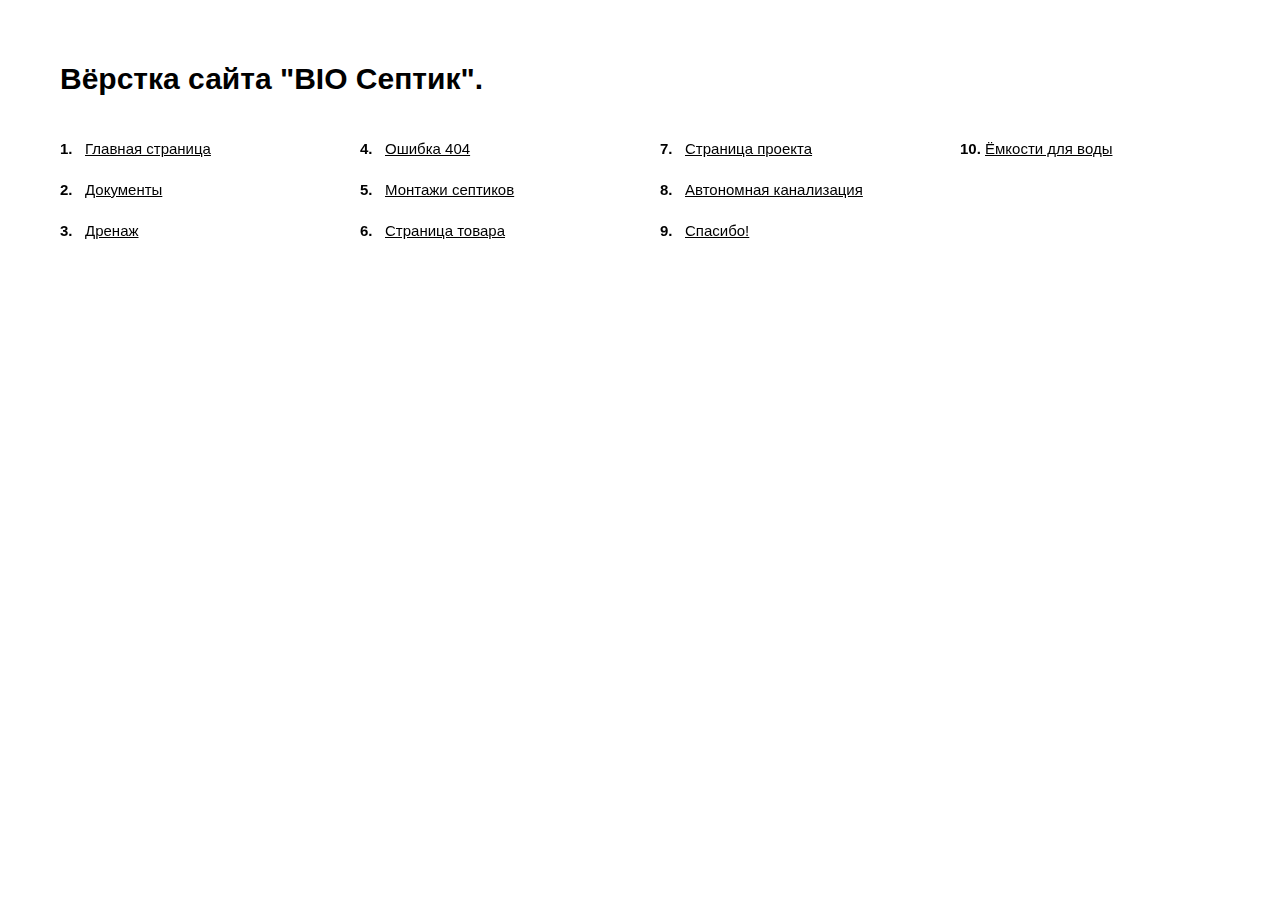
<file: demo_links.html>
<!DOCTYPE html>
<html lang="ru">
	<head>
		<meta http-equiv="Content-Type" content="text/html; charset=utf-8">

		<!-- Адаптирование страницы для мобильных устройств -->
		<meta name="viewport" content="width=device-width, initial-scale=1, maximum-scale=1">

		<!-- Запрет распознования номера телефона -->
		<meta name="format-detection" content="telephone=no">
		<meta name="SKYPE_TOOLBAR" content ="SKYPE_TOOLBAR_PARSER_COMPATIBLE">

		<style>
			*
			{
			    box-sizing: border-box;
			    margin: 0;
			    padding: 0;
			}

			*:before,
			*:after
			{
			    box-sizing: border-box;
			}


			.demo_links
			{
			    padding: 60px;
			}

			.demo_links .title
			{
			    font-family: Arial, 'Helvetica Neue', Helvetica, sans-serif;
			    font-size: 30px;
			    font-weight: 700;
			    line-height: 38px;

			    margin-bottom: 40px;
			}

			.demo_links ol
			{
			    font-family: Arial, 'Helvetica Neue', Helvetica, sans-serif;
			    font-size: 15px;
			    line-height: 21px;

			    counter-reset: li;

			    column-gap: 40px;
			    column-count: 4;
			}

			.demo_links ol li
			{
			    position: relative;

			    display: block;
			    overflow: hidden;

			    padding-left: 25px;

			    list-style-type: none;

			    transform: translateZ(0);

			    --webkit-column-break-inside: avoid;
			    page-break-inside: avoid;
			    break-inside: avoid;
			}

			.demo_links ol li + li
			{
			    margin-top: 20px;
			}

			.demo_links ol li:before
			{
			    color: var(--text_color);
			    font-weight: 700;

			    position: absolute;
			    top: 0;
			    left: 0;

			    content: counters(li, '.') '.';
			    counter-increment: li;
			}


			.demo_links li a
			{
			    color: #000;
			}

			.demo_links li a:hover
			{
			    text-decoration: none;
			}


			@media (max-width: 1279px)
			{
			    .demo_links ol
			    {
			        column-count: 3;
			    }
			}


			@media (max-width: 1023px)
			{
			    .demo_links
			    {
			        padding: 40px;
			    }

			    .demo_links .title
			    {
			        font-size: 28px;
			        line-height: 34px;

			        margin-bottom: 25px;
			    }

			    .demo_links ol
			    {
			        column-count: 2;
			    }
			}


			@media (max-width: 767px)
			{
			    .demo_links
			    {
			        padding: 30px;
			    }

			    .demo_links .title
			    {
			        font-size: 26px;
			        line-height: 32px;
			    }

			    .demo_links ol
			    {
			        column-gap: 40px;
			    }
			}


			@media (max-width: 479px)
			{
			    .demo_links
			    {
			        padding: 20px;
			    }

			    .demo_links .title
			    {
			        font-size: 22px;
			        line-height: 28px;

			        margin-bottom: 25px;
			    }

			    .demo_links ol
			    {
			        column-count: 1;
			    }

			    .demo_links ol li + li
			    {
			        margin-top: 15px;
			    }
			}

		</style>
	</head>

	<body>
		<div class="demo_links">
			<div class="title">Вёрстка сайта "BIO Септик".</div>

			<ol>
				<li><a href="./index.html" target="_blank">Главная страница</a></li>
				<li><a href="./documents.html" target="_blank">Документы</a></li>
				<li><a href="./drenazh.html" target="_blank">Дренаж</a></li>
				<li><a href="./error_404.html" target="_blank">Ошибка 404</a></li>
				<li><a href="./install_septic.html" target="_blank">Монтажи септиков</a></li>
				<li><a href="./product.html" target="_blank">Страница товара</a></li>
				<li><a href="./project.html" target="_blank">Страница проекта</a></li>
				<li><a href="./sewerage.html" target="_blank">Автономная канализация</a></li>
				<li><a href="./thanks.html" target="_blank">Спасибо!</a></li>
				<li><a href="./yomkosti.html" target="_blank">Ёмкости для воды</a></li>
			</ol>
		</div>
	</body>
</html>
</file>
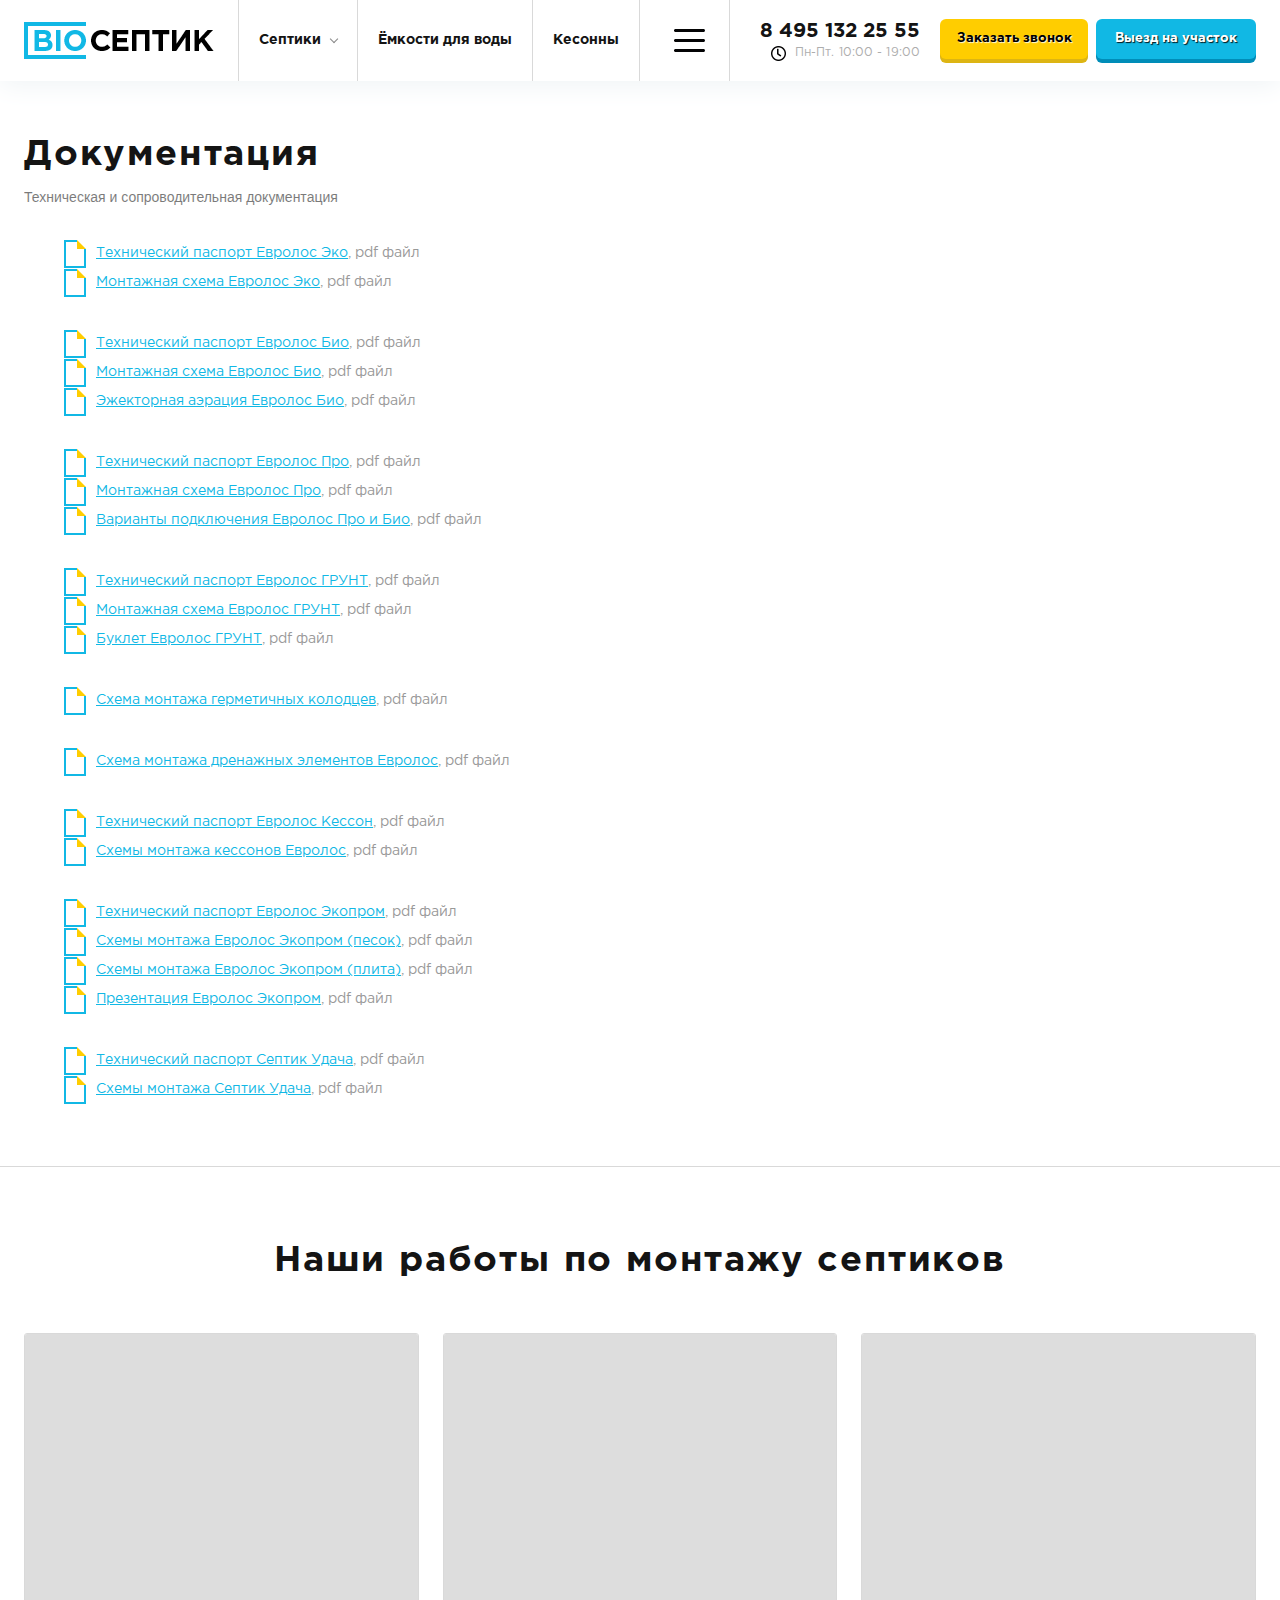
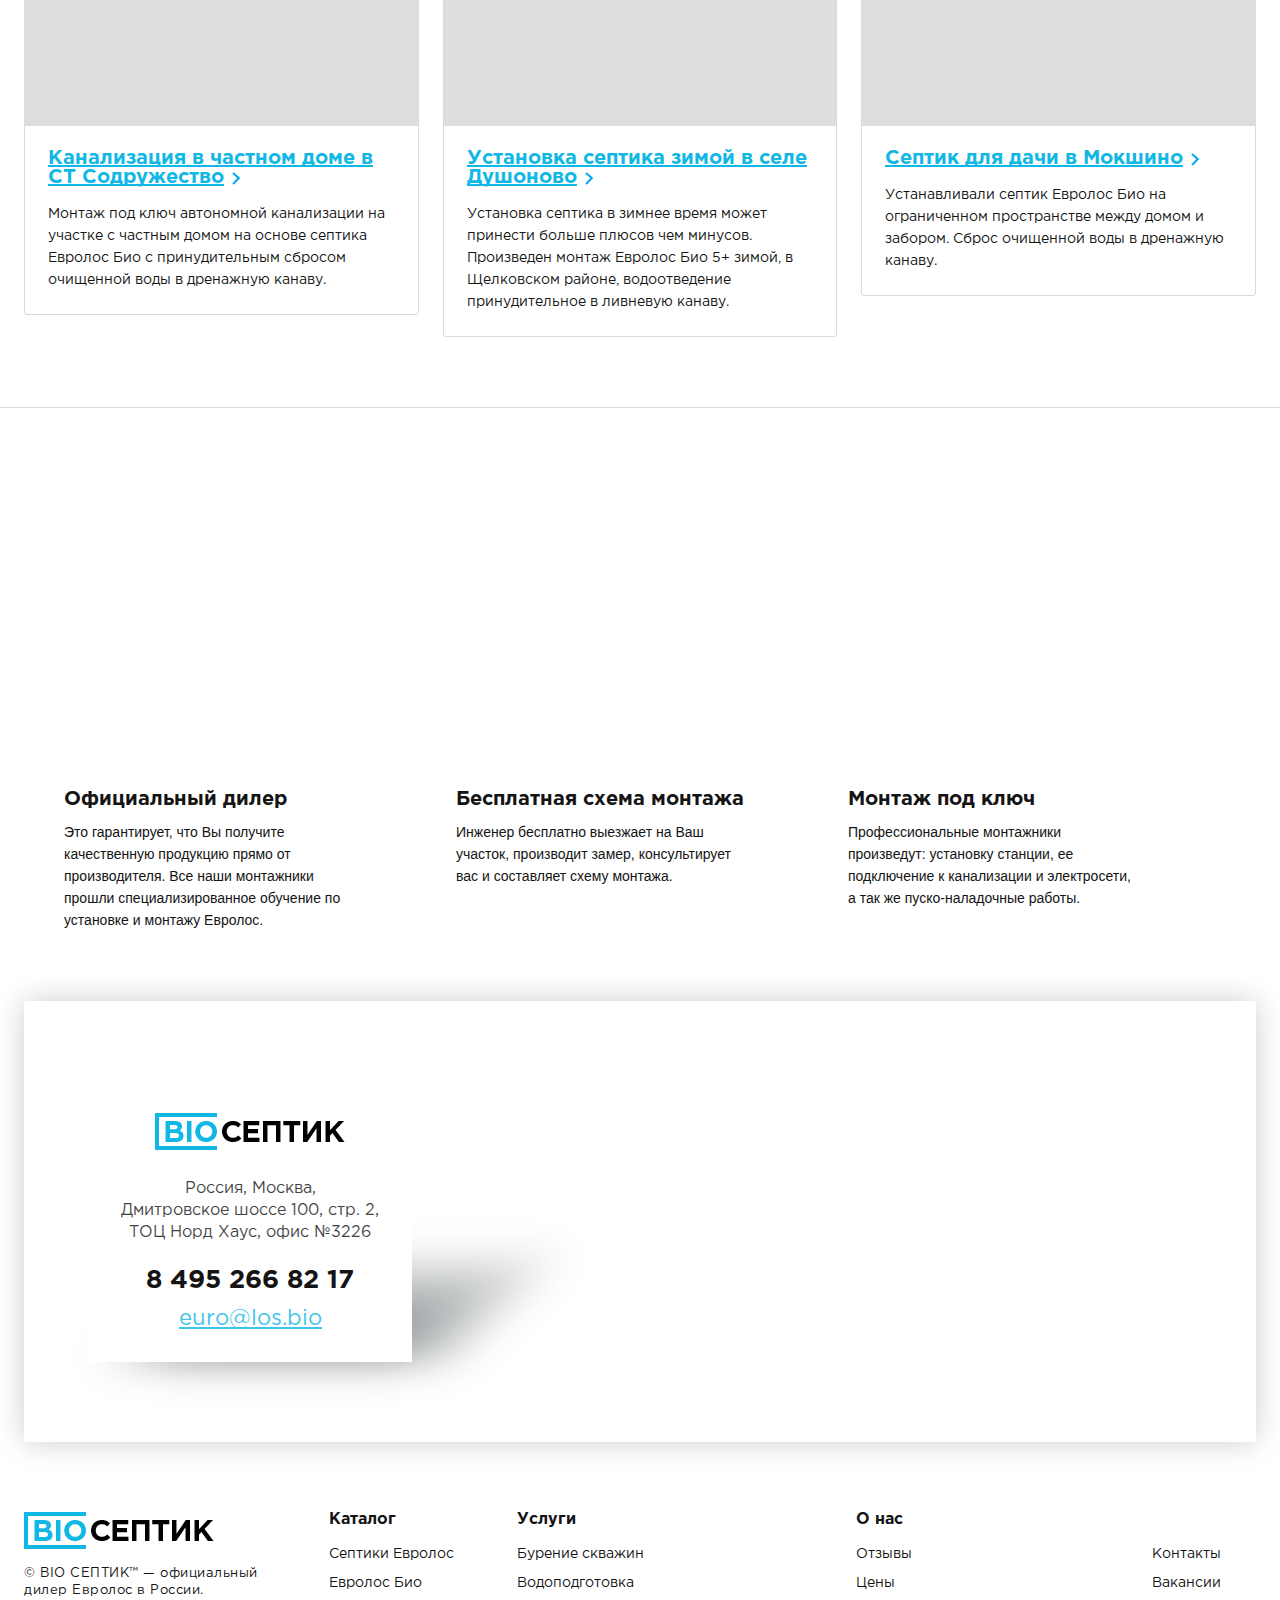
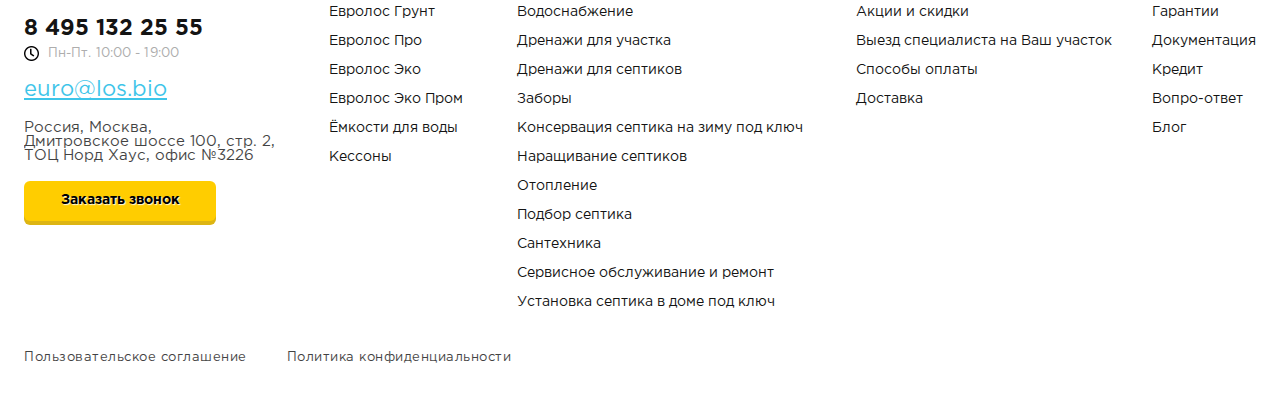
<file: documents.html>
<!DOCTYPE html>
<html lang="ru">
	<head>
		<meta http-equiv="Content-Type" content="text/html; charset=utf-8">

		<!-- Адаптирование страницы для мобильных устройств -->
		<meta name="viewport" content="width=device-width, initial-scale=1, maximum-scale=1">

		<!-- Запрет распознования номера телефона -->
		<meta name="format-detection" content="telephone=no">
		<meta name="SKYPE_TOOLBAR" content ="SKYPE_TOOLBAR_PARSER_COMPATIBLE">

		<!-- Заголовок страницы -->
		<title>Заголовок страницы</title>

		<!-- Данное значение часто используют(использовали) поисковые системы -->
		<meta name="description" content="">
		<meta name="keywords" content="">

		<!-- Традиционная иконка сайта, размер 16x16, прозрачность поддерживается. Рекомендуемый формат: .ico или .png -->
		<link rel="shortcut icon" href="favicon.ico">

		<!-- Изменение цвета панели моб. браузера -->
		<meta name="msapplication-TileColor" content="#11b8e5">
		<meta name="theme-color" content="#11b8e5">

		<!-- Подключение файлов стилей -->
		<link rel="stylesheet" href="css/swiper-bundle.min.css" async>
		<link rel="stylesheet" href="css/swiper.css" async>
		<link rel="stylesheet" href="css/fancybox.css" async>
		<link rel="stylesheet" href="css/nouislider.css" async>
		<link rel="stylesheet" href="css/styles.css" async>

		<link rel="stylesheet" href="css/response_1439.css" media="print, (max-width: 1439px)" async>
		<link rel="stylesheet" href="css/response_1279.css" media="print, (max-width: 1279px)" async>
		<link rel="stylesheet" href="css/response_1023.css" media="print, (max-width: 1023px)" async>
		<link rel="stylesheet" href="css/response_767.css" media="print, (max-width: 767px)" async>
		<link rel="stylesheet" href="css/response_479.css" media="(max-width: 479px)" async>
	</head>

	<body>
		<div class="wrap">
			<div class="main">
				<div class="header_wrap">
					<header>
						<!-- <div class="top">
							<div class="cont big_w row">
								<nav class="menu row">
									<div class="menu_item">
										<a href="/">Cептики</a>
									</div>

									<div class="menu_item">
										<a href="/">Канализация</a>
									</div>

									<div class="menu_item">
										<a href="/">Кессоны</a>
									</div>

									<div class="menu_item">
										<a href="/">Дренаж</a>
									</div>

									<div class="menu_item">
										<a href="/">Ёмкости для воды</a>
									</div>

									<div class="menu_item">
										<a href="/">Водоподготовка</a>
									</div>

									<div class="menu_item">
										<a href="/">Бурение скважины</a>
									</div>

									<div class="menu_item">
										<a href="/">Водоснабжение</a>
									</div>

									<div class="menu_item">
										<a href="/">Сантехника</a>
									</div>

									<div class="menu_item">
										<a href="/">Отопление</a>
									</div>

									<div class="menu_item">
										<a href="/">Заборы</a>
									</div>
								</nav>
							</div>
						</div> -->

						<div class="info">
							<div class="cont big_w row">
								<a href="/" class="logo">
									<img src="images/logo.png" alt="">
								</a>

								<nav class="main_menu">
									<div class="responsive_menu row">
										<div class="item">
											<a href="/" class="sub_link">Септики</a>

											<div class="sub_menu">
												<div><a href="/">Серия Био</a></div>
												<div><a href="/">Серия Грунт</a></div>
												<div><a href="/">Серия Про</a></div>
											</div>
										</div>

										<div class="item">
											<a href="/">Ёмкости для воды</a>
										</div>

										<div class="item">
											<a href="/">Кесонны</a>
										</div>

										<div class="item">
											<a href="/">Услуги</a>
										</div>

										<div class="item">
											<a href="/">Галерея работ</a>
										</div>

										<div class="item">
											<a href="/">Цены</a>
										</div>

										<div class="item">
											<a href="/">Акции и скидки</a>
										</div>

										<div class="item">
											<a href="/" class="sub_link">О нас</a>

											<div class="sub_menu">
												<div><a href="/">Серия Био</a></div>
												<div><a href="/">Серия Грунт</a></div>
												<div><a href="/">Серия Про</a></div>
											</div>
										</div>

										<div class="item">
											<a href="/">Контакты</a>
										</div>
									</div>
								</nav>

								<div class="contacts">
									<div class="phone">
										<div><a href="tel:84951322555">8 495 132 25 55</a></div>
									</div>

									<div class="time">Пн-Пт. 10:00 - 19:00</div>
								</div>

								<button class="callback_btn modal_btn" data-modal="#callback_modal">Заказать звонок</button>

								<button class="departure_btn modal_btn" data-modal="#callback_modal">Выезд на участок</button>
							</div>
						</div>
					</header>
				</div>


				<section class="documents block border_b">
					<div class="cont">
						<div class="block_head min_m">
							<div class="title big">Документация</div>

							<div class="desc">Техническая и сопроводительная документация</div>
						</div>

						<div class="list">
							<div class="group">
								<div>
									<a href="/" target="_blank">Технический паспорт Евролос Эко</a>, <span>pdf файл</span>
								</div>

								<div>
									<a href="/" target="_blank">Монтажная схема Евролос Эко</a>, <span>pdf файл</span>
								</div>
							</div>

							<div class="group">
								<div>
									<a href="/" target="_blank">Технический паспорт Евролос Био</a>, <span>pdf файл</span>
								</div>

								<div>
									<a href="/" target="_blank">Монтажная схема Евролос Био</a>, <span>pdf файл</span>
								</div>

								<div>
									<a href="/" target="_blank">Эжекторная аэрация Евролос Био</a>, <span>pdf файл</span>
								</div>
							</div>

							<div class="group">
								<div>
									<a href="/" target="_blank">Технический паспорт Евролос Про</a>, <span>pdf файл</span>
								</div>

								<div>
									<a href="/" target="_blank">Монтажная схема Евролос Про</a>, <span>pdf файл</span>
								</div>

								<div>
									<a href="/" target="_blank">Варианты подключения Евролос Про и Био</a>, <span>pdf файл</span>
								</div>
							</div>

							<div class="group">
								<div>
									<a href="/" target="_blank">Технический паспорт Евролос ГРУНТ</a>, <span>pdf файл</span>
								</div>

								<div>
									<a href="/" target="_blank">Монтажная схема Евролос ГРУНТ</a>, <span>pdf файл</span>
								</div>

								<div>
									<a href="/" target="_blank">Буклет Евролос ГРУНТ</a>, <span>pdf файл</span>
								</div>
							</div>

							<div class="group">
								<div>
									<a href="/" target="_blank">Схема монтажа герметичных колодцев</a>, <span>pdf файл</span>
								</div>
							</div>

							<div class="group">
								<div>
									<a href="/" target="_blank">Схема монтажа дренажных элементов Евролос</a>, <span>pdf файл</span>
								</div>
							</div>

							<div class="group">
								<div>
									<a href="/" target="_blank">Технический паспорт Евролос Кессон</a>, <span>pdf файл</span>
								</div>

								<div>
									<a href="/" target="_blank">Схемы монтажа кессонов Евролос</a>, <span>pdf файл</span>
								</div>
							</div>

							<div class="group">
								<div>
									<a href="/" target="_blank">Технический паспорт Евролос Экопром</a>, <span>pdf файл</span>
								</div>

								<div>
									<a href="/" target="_blank">Схемы монтажа Евролос Экопром (песок)</a>, <span>pdf файл</span>
								</div>

								<div>
									<a href="/" target="_blank">Схемы монтажа Евролос Экопром (плита)</a>, <span>pdf файл</span>
								</div>

								<div>
									<a href="/" target="_blank">Презентация Евролос Экопром</a>, <span>pdf файл</span>
								</div>
							</div>

							<div class="group">
								<div>
									<a href="/" target="_blank">Технический паспорт Септик Удача</a>, <span>pdf файл</span>
								</div>

								<div>
									<a href="/" target="_blank">Схемы монтажа Септик Удача</a>, <span>pdf файл</span>
								</div>
							</div>
						</div>
					</div>
				</section>


				<section class="portfolio block border_b">
					<div class="cont">
						<div class="block_head center">
							<div class="title big">Наши работы по монтажу септиков</div>
						</div>

						<div class="row">
							<div class="item">
								<a href="/" class="thumb">
									<img data-src="images/tmp/portfolio_thumb1.jpg" alt="" class="lazyload">
								</a>

								<div class="info">
									<div class="name">
										<a href="/">
											<span>Канализация в частном доме в СТ Содружество</span>
											<i></i>
										</a>
									</div>

									<div class="desc">Монтаж под ключ автономной канализации на участке с частным домом на основе септика Евролос Био с принудительным сбросом очищенной воды в дренажную канаву.</div>
								</div>
							</div>

							<div class="item">
								<a href="/" class="thumb">
									<img data-src="images/tmp/portfolio_thumb2.jpg" alt="" class="lazyload">
								</a>

								<div class="info">
									<div class="name">
										<a href="/">
											<span>Установка септика зимой в селе Душоново</span>
											<i></i>
										</a>
									</div>

									<div class="desc">Установка септика в зимнее время может принести больше плюсов чем минусов. Произведен монтаж Евролос Био 5+ зимой, в Щелковском районе, водоотведение принудительное в ливневую канаву.</div>
								</div>
							</div>

							<div class="item">
								<a href="/" class="thumb">
									<img data-src="images/tmp/portfolio_thumb3.jpg" alt="" class="lazyload">
								</a>

								<div class="info">
									<div class="name">
										<a href="/">
											<span>Септик для дачи в Мокшино</span>
											<i></i>
										</a>
									</div>

									<div class="desc">Устанавливали септик Евролос Био на ограниченном пространстве между домом и забором. Сброс очищенной воды в дренажную канаву.</div>
								</div>
							</div>
						</div>
					</div>
				</section>


				<section class="advantages block">
					<div class="cont">
						<div class="row">
							<div class="item">
								<div class="thumb">
									<img data-src="images/tmp/advantages_thumb1.jpg" alt="" class="lazyload">
								</div>

								<div class="info">
									<div class="name">Официальный дилер</div>

									<div class="desc">Это гарантирует, что Вы получите качественную продукцию прямо от производителя. Все наши монтажники прошли специализированное обучение по установке и монтажу Евролос.</div>
								</div>
							</div>

							<div class="item">
								<div class="thumb">
									<img data-src="images/tmp/advantages_thumb2.jpg" alt="" class="lazyload">
								</div>

								<div class="info">
									<div class="name">Бесплатная схема монтажа</div>

									<div class="desc">Инженер бесплатно выезжает на Ваш участок, производит замер, консультирует вас и составляет схему монтажа.</div>
								</div>
							</div>

							<div class="item">
								<div class="thumb">
									<img data-src="images/tmp/advantages_thumb3.jpg" alt="" class="lazyload">
								</div>

								<div class="info">
									<div class="name">Монтаж под ключ</div>

									<div class="desc">Профессиональные монтажники произведут: установку станции, ее подключение к канализации и электросети, а так же пуско-наладочные работы.</div>
								</div>
							</div>
						</div>
					</div>
				</section>


				<section class="contacts_block block">
					<div class="cont">
						<div class="map_wrap">
							<div class="map">
								<script type="text/javascript" charset="utf-8" async src="https://api-maps.yandex.ru/services/constructor/1.0/js/?um=constructor%3A24UogvbGlin68wvWplgRcZwzpV88_vRI&amp;width=100%25&amp;height=100%25&amp;lang=ru_RU&amp;scroll=false"></script>
							</div>

							<div class="data"><div>
								<div class="logo">
									<img src="images/logo.png" alt="">
								</div>

								<div class="address">Россия, Москва,<br> Дмитровское шоссе 100, стр. 2,<br> ТОЦ Норд Хаус, офис №3226</div>

								<div class="phone">
									<a href="tel:84952668217">8 495 266 82 17</a>
								</div>

								<div class="email">
									<a href="mailto:euro@los.bio">euro@los.bio</a>
								</div>
							</div></div>
						</div>
					</div>
				</section>
			</div>


			<footer>
				<div class="cont row">
					<div class="col">
						<div class="logo">
							<img src="images/logo.png" alt="">
						</div>

						<div class="copyright">&copy; BIO СЕПТИК™ — официальный дилер Евролос в России.</div>

						<div class="contacts">
							<div class="phone">
								<div><a href="tel:84951322555">8 495 132 25 55</a></div>
							</div>

							<div class="time">Пн-Пт. 10:00 - 19:00</div>

							<div class="email">
								<a href="mailto:euro@los.bio">euro@los.bio</a>
							</div>

							<div class="location">Россия, Москва,<br> Дмитровское шоссе 100, стр. 2,<br> ТОЦ Норд Хаус, офис №3226</div>

							<button class="callback_btn modal_btn" data-modal="#callback_modal">Заказать звонок</button>
						</div>
					</div>

					<div class="menu">
						<div class="title">Каталог</div>

						<div class="items">
							<div><a href="/">Септики Евролос</a></div>
							<div><a href="/">Евролос Био</a></div>
							<div><a href="/">Евролос Грунт</a></div>
							<div><a href="/">Евролос Про</a></div>
							<div><a href="/">Евролос Эко</a></div>
							<div><a href="/">Евролос Эко Пром</a></div>
							<div><a href="/">Ёмкости для воды</a></div>
							<div><a href="/">Кессоны</a></div>
						</div>
					</div>

					<div class="menu">
						<div class="title">Услуги</div>

						<div class="items">
							<div><a href="/">Бурение скважин</a></div>
							<div><a href="/">Водоподготовка</a></div>
							<div><a href="/">Водоснабжение</a></div>
							<div><a href="/">Дренажи для участка</a></div>
							<div><a href="/">Дренажи для септиков</a></div>
							<div><a href="/">Заборы</a></div>
							<div><a href="/">Консервация септика на зиму под ключ</a></div>
							<div><a href="/">Наращивание септиков</a></div>
							<div><a href="/">Отопление</a></div>
							<div><a href="/">Подбор септика</a></div>
							<div><a href="/">Сантехника</a></div>
							<div><a href="/">Сервисное обслуживание и ремонт</a></div>
							<div><a href="/">Установка септика в доме под ключ</a></div>
						</div>
					</div>

					<div class="menu">
						<div class="title">О нас</div>

						<div class="items columns">
							<div>
								<div><a href="/">Отзывы</a></div>
								<div><a href="/">Цены</a></div>
								<div><a href="/">Акции и скидки</a></div>
								<div><a href="/">Выезд специалиста на Ваш участок</a></div>
								<div><a href="/">Способы оплаты</a></div>
								<div><a href="/">Доставка</a></div>
							</div>

							<div>
								<div><a href="/">Контакты</a></div>
								<div><a href="/">Вакансии</a></div>
								<div><a href="/">Гарантии</a></div>
								<div><a href="/">Документация</a></div>
								<div><a href="/">Кредит</a></div>
								<div><a href="/">Вопро-ответ</a></div>
								<div><a href="/">Блог</a></div>
							</div>
						</div>
					</div>

					<div class="links">
						<div><a href="/">Пользовательское соглашение</a></div>
						<div><a href="/">Политика конфиденциальности</a></div>
					</div>
				</div>
			</footer>
		</div>


		<div class="overlay"></div>


		<section class="modal" id="callback_modal">
			<button class="close_btn"></button>

			<div class="scroll">
				<div class="modal_title">Обратный звонок</div>

				<div class="modal_desc">Оставьте заявку на обратный звонок и с вами свяжется первый освободившийся менеджер.</div>

				<form action="" class="form">
					<div class="line">
						<div class="field">
							<input type="text" name="" value="" class="input" placeholder="Ваше имя">
						</div>
					</div>

					<div class="line">
						<div class="field">
							<input type="tel" name="" value="" class="input" placeholder="Телефон">
						</div>
					</div>

					<div class="submit">
						<button type="submit" class="submit_btn">Отправить</button>
					</div>
				</form>
			</div>
		</section>


		<section class="modal" id="how_choose">
			<button class="close_btn"></button>

			<div class="scroll">
				<div class="steps">
					<div class="step step1">
						<div class="number"></div>

						<div class="modal_title">Как выбрать септик один раз и навсегда</div>

						<div class="modal_desc">Отправьте заявку и получите бесплатную консультацию у вашего менеджера по телефону</div>

						<form action="" class="form">
							<div class="line">
								<div class="field">
									<input type="text" name="" value="" class="input" placeholder="Ваше имя">
								</div>
							</div>

							<div class="line">
								<div class="field">
									<input type="tel" name="" value="" class="input" placeholder="Телефон">
								</div>
							</div>

							<div class="submit">
								<button type="submit" class="submit_btn">Получить консультацию</button>
							</div>
						</form>
					</div>

					<div class="step step2">
						<div class="number"></div>

						<div class="modal_title">Замер</div>

						<div class="data">
							<div class="image manager"></div>

							<div class="text_block">
								<p>Наш инженер бесплатно приедет к вам на участок и вместе с вами определит — где лучше установить станцию и составит подробную схему монтажа.</p>
							</div>
						</div>
					</div>

					<div class="step step3">
						<div class="number"></div>

						<div class="modal_title">Договор</div>

						<div class="data">
							<div class="image">
								<img data-src="images/tmp/order_img.jpg" alt="" class="lazyload">
							</div>

							<div class="text_block">
								<p>Инженер приезжает сразу с договором, и вы можете заключить его на месте, либо приехать в офис позже.</p>
							</div>
						</div>
					</div>

					<div class="step step4">
						<div class="number"></div>

						<div class="modal_title">Монтаж</div>

						<div class="text_block">
							<p>В назначенный в договоре день вам привезут станцию, а затем произведут монтаж и запуск.</p>
						</div>

						<div class="images">
							<div class="row">
								<img src="images/tmp/installation_img1.jpg" alt="">
								<img src="images/tmp/installation_img2.jpg" alt="">
							</div>
						</div>
					</div>

					<div class="step step4">
						<div class="number"></div>

						<div class="modal_title">Гарантия</div>

						<div class="text_block">
							<p>Вы получаете гарантию на станцию и на монтажные работы и теперь можете без забот наслаждаться комфортом в вашем загородном доме!</p>
						</div>
					</div>
				</div>
			</div>
		</section>


		<!-- Подключение javascript файлов -->
		<script src="js/jquery-3.6.3.min.js"></script>
		<script src="js/functions.js"></script>
		<script src="js/swiper-bundle.min.js"></script>
		<script src="js/fancybox.min.js"></script>
		<script src="js/imask.js"></script>
		<script src="js/hc-sticky.js"></script>
		<script src="js/responsiveMenu.js"></script>
		<script src="js/nouislider.min.js"></script>
		<script src="js/in-view.min.js"></script>
		<script src="js/scripts.js"></script>
	</body>
</html>
</file>
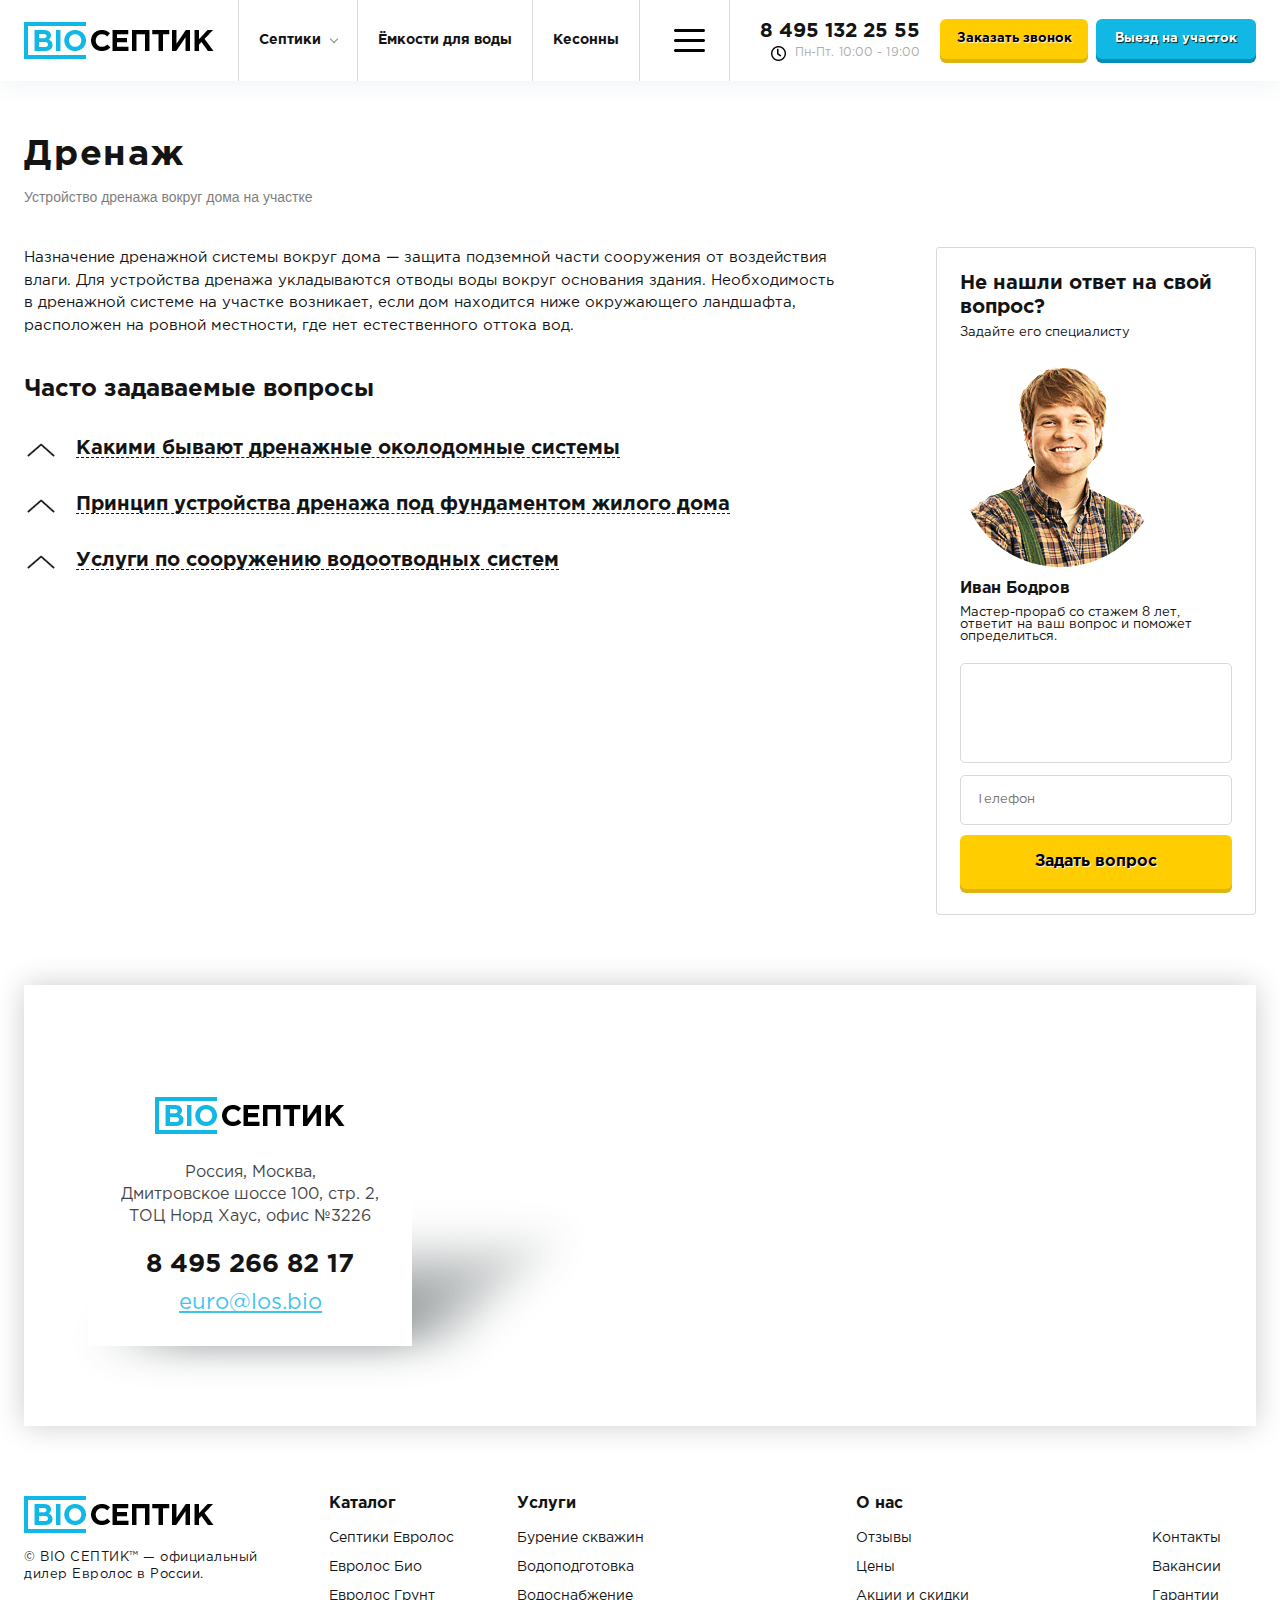
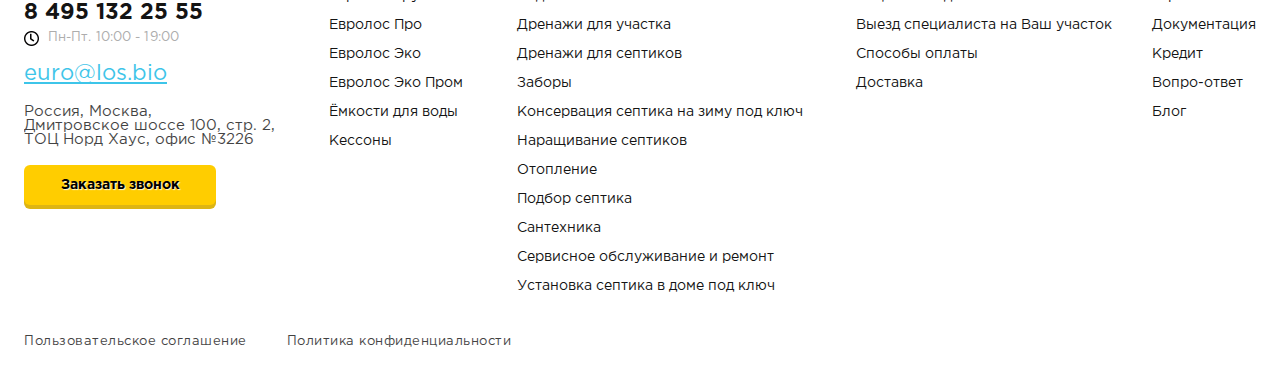
<file: drenazh.html>
<!DOCTYPE html>
<html lang="ru">
	<head>
		<meta http-equiv="Content-Type" content="text/html; charset=utf-8">

		<!-- Адаптирование страницы для мобильных устройств -->
		<meta name="viewport" content="width=device-width, initial-scale=1, maximum-scale=1">

		<!-- Запрет распознования номера телефона -->
		<meta name="format-detection" content="telephone=no">
		<meta name="SKYPE_TOOLBAR" content ="SKYPE_TOOLBAR_PARSER_COMPATIBLE">

		<!-- Заголовок страницы -->
		<title>Заголовок страницы</title>

		<!-- Данное значение часто используют(использовали) поисковые системы -->
		<meta name="description" content="">
		<meta name="keywords" content="">

		<!-- Традиционная иконка сайта, размер 16x16, прозрачность поддерживается. Рекомендуемый формат: .ico или .png -->
		<link rel="shortcut icon" href="favicon.ico">

		<!-- Изменение цвета панели моб. браузера -->
		<meta name="msapplication-TileColor" content="#11b8e5">
		<meta name="theme-color" content="#11b8e5">

		<!-- Подключение файлов стилей -->
		<link rel="stylesheet" href="css/swiper-bundle.min.css" async>
		<link rel="stylesheet" href="css/swiper.css" async>
		<link rel="stylesheet" href="css/fancybox.css" async>
		<link rel="stylesheet" href="css/nouislider.css" async>
		<link rel="stylesheet" href="css/styles.css" async>

		<link rel="stylesheet" href="css/response_1439.css" media="print, (max-width: 1439px)" async>
		<link rel="stylesheet" href="css/response_1279.css" media="print, (max-width: 1279px)" async>
		<link rel="stylesheet" href="css/response_1023.css" media="print, (max-width: 1023px)" async>
		<link rel="stylesheet" href="css/response_767.css" media="print, (max-width: 767px)" async>
		<link rel="stylesheet" href="css/response_479.css" media="(max-width: 479px)" async>
	</head>

	<body>
		<div class="wrap">
			<div class="main">
				<div class="header_wrap">
					<header>
						<!-- <div class="top">
							<div class="cont big_w row">
								<nav class="menu row">
									<div class="menu_item">
										<a href="/">Cептики</a>
									</div>

									<div class="menu_item">
										<a href="/">Канализация</a>
									</div>

									<div class="menu_item">
										<a href="/">Кессоны</a>
									</div>

									<div class="menu_item">
										<a href="/">Дренаж</a>
									</div>

									<div class="menu_item">
										<a href="/">Ёмкости для воды</a>
									</div>

									<div class="menu_item">
										<a href="/">Водоподготовка</a>
									</div>

									<div class="menu_item">
										<a href="/">Бурение скважины</a>
									</div>

									<div class="menu_item">
										<a href="/">Водоснабжение</a>
									</div>

									<div class="menu_item">
										<a href="/">Сантехника</a>
									</div>

									<div class="menu_item">
										<a href="/">Отопление</a>
									</div>

									<div class="menu_item">
										<a href="/">Заборы</a>
									</div>
								</nav>
							</div>
						</div> -->

						<div class="info">
							<div class="cont big_w row">
								<a href="/" class="logo">
									<img src="images/logo.png" alt="">
								</a>

								<nav class="main_menu">
									<div class="responsive_menu row">
										<div class="item">
											<a href="/" class="sub_link">Септики</a>

											<div class="sub_menu">
												<div><a href="/">Серия Био</a></div>
												<div><a href="/">Серия Грунт</a></div>
												<div><a href="/">Серия Про</a></div>
											</div>
										</div>

										<div class="item">
											<a href="/">Ёмкости для воды</a>
										</div>

										<div class="item">
											<a href="/">Кесонны</a>
										</div>

										<div class="item">
											<a href="/">Услуги</a>
										</div>

										<div class="item">
											<a href="/">Галерея работ</a>
										</div>

										<div class="item">
											<a href="/">Цены</a>
										</div>

										<div class="item">
											<a href="/">Акции и скидки</a>
										</div>

										<div class="item">
											<a href="/" class="sub_link">О нас</a>

											<div class="sub_menu">
												<div><a href="/">Серия Био</a></div>
												<div><a href="/">Серия Грунт</a></div>
												<div><a href="/">Серия Про</a></div>
											</div>
										</div>

										<div class="item">
											<a href="/">Контакты</a>
										</div>
									</div>
								</nav>

								<div class="contacts">
									<div class="phone">
										<div><a href="tel:84951322555">8 495 132 25 55</a></div>
									</div>

									<div class="time">Пн-Пт. 10:00 - 19:00</div>
								</div>

								<button class="callback_btn modal_btn" data-modal="#callback_modal">Заказать звонок</button>

								<button class="departure_btn modal_btn" data-modal="#callback_modal">Выезд на участок</button>
							</div>
						</div>
					</header>
				</div>


				<section class="drenazh block content_flex">
					<div class="cont">
						<div class="block_head min_m">
							<div class="title big">Дренаж</div>

							<div class="desc">Устройство дренажа вокруг дома на участке</div>
						</div>
					</div>

					<div class="cont row">
						<section class="content">
							<div class="text_block">
								<p>Назначение дренажной системы вокруг дома — защита подземной части сооружения от воздействия влаги. Для устройства дренажа укладываются отводы воды вокруг основания здания. Необходимость в дренажной системе на участке возникает, если дом находится ниже окружающего ландшафта, расположен на ровной местности, где нет естественного оттока вод.</p>
							</div>

							<div class="faq">
								<div class="block_title">Часто задаваемые вопросы</div>

								<div class="accordion">
									<div class="accordion_item">
										<div class="head">
											<div class="title">
												<span>Какими бывают дренажные околодомные системы</span>
											</div>

											<div class="icon"></div>
										</div>

										<div class="data text_block">
											<p>Выбор защиты фундамента дома зависит от особенностей грунта, количества среднегодовых осадков. Строительство дренажной системы обеспечит защиту сооружений и комфортное использование земельного участка.</p>

											<p>Виды конструкций вокруг дома:</p>

											<ul>
												<li>
													<div><b>Открытый дренаж</b></div>

													<div>Характеризуется максимальной простотой, его можно соорудить своими руками. Вокруг участка прокапываются глубокие каналы, в которых концентрируется избыточная влага. Испаряясь, или вытекая по трубам, вода не поднимается выше контролируемого системой уровня. Стандартные размеры канавы составляют 2-3 метра в глубину и 1 метр в ширину.</div>
												</li>

												<li>
													<div><b>Засыпной дренаж</b></div>

													<div>Траншея возле дома засыпается щебнем. Для отвода излишней воды прокладывается труба. Вариант подходит для песчаного участка, где исключается вероятность заиливания отверстий в трубах. Если перед заполнением щебнем на дно траншеи простелить слой нетканого материала, эффективность дренажа многократно увеличивается.</div>
												</li>

												<li>
													<div><b>Пристенный дренаж</b></div>

													<div>Сделать можно вплотную к фундаменту, что обеспечивает защиту от размывания. Глубина рва должна быть ниже основания фундамента. Труба для отвода воды прокладывается на 30 см ниже пола. Чтобы отверстия канала не заиливались, его обматывают геотекстилем.</div>
												</li>

												<li>
													<div><b>Кольцевой</b></div>

													<div>Эффективный вариант дренажа на участке закрытого или открытого типа. Особенностью является наличие ответвлений из труб, которые соединяются с водосборными резервуарами. Отвод воды осуществляется намного быстрее.</div>
												</li>
											</ul>
										</div>
									</div>


									<div class="accordion_item">
										<div class="head">
											<div class="title">
												<span>Принцип устройства дренажа под фундаментом жилого дома</span>
											</div>

											<div class="icon"></div>
										</div>

										<div class="data text_block">
											<p>Перед укладкой труб анализируется состав почвы. Информация поможет определить тип и глубину водоотводных сооружений. Задача системы — не допустить размывания основания сооружения и промокания подвального помещения.</p>

											<p>Структура дренажа:</p>

											<ul>
												<li>Пленка гидрозащитная</li>
												<li>Щебень</li>
												<li>Песок</li>
												<li>Трубы от 100 до 200 мм в диаметре</li>
												<li>Геотекстильная обертка</li>
												<li>Песок</li>
											</ul>

											<p>При выборе материалов для дренажа под фундамент важно обращать внимание на их технические показатели. Геотекстиль должен быть пористым и жестким, но при этом обладать эластичными свойствами. Подложка подбирается из нитей, не поддающихся гниению.</p>

											<p>Одним из первых элементов водоотточной системы является колодец. Его необходимо сделать в самом низком секторе территории, либо за пределами участка. Конструкция является ориентиром, по которому формируется уклон дренажных рвов. Они должны сходиться в направлении колодца.</p>
										</div>
									</div>


									<div class="accordion_item">
										<div class="head">
											<div class="title">
												<span>Услуги по сооружению водоотводных систем</span>
											</div>

											<div class="icon"></div>
										</div>

										<div class="data text_block">
											<p>Дренаж вокруг фундамента обеспечивает защиту сооружений от воздействия влаги. Помимо предотвращения разрушений, системы понижают влажность, в доме не чувствуется сырость. Чтобы дренаж работал эффективно и не засорялся от заиленных вод, необходимо обеспечить его правильное изготовление. Этого сложно добиться самостоятельно своими руками, поэтому рекомендуем воспользоваться услугами профессионалов, разбирающихся в особенностях дренажных систем.</p>

											<p>Наша компания работает в этом направлении более 10 лет в Москве и Подмосковье. Сотрудники знают особенности грунтов, устройство разновидностей дренажа, поэтому предложат наиболее эффективный и экономный вариант. Мы предложим лучшие виды сооружений, посоветуем наиболее эффективные и долговечные материалы по доступной цене. Воспользовавшись нашими услугами, вы защитите дом от влаги, сделаете его комфортным.</p>
										</div>
									</div>
								</div>
							</div>
						</section>

						<aside>
							<div class="feedback sticky">
								<div class="title">Не нашли ответ на свой вопрос?</div>

								<div class="desc">Задайте его специалисту</div>

								<div class="manager">
									<div class="photo"></div>

									<div class="name">Иван Бодров</div>

									<div class="post">Мастер-прораб со стажем 8 лет, ответит на ваш вопрос и поможет определиться.</div>
								</div>

								<form action="" class="form">
									<div class="line">
										<div class="field">
											<textarea name=""></textarea>
										</div>
									</div>

									<div class="line">
										<div class="field">
											<input type="tel" name="" value="" class="input" placeholder="Телефон">
										</div>
									</div>

									<div class="submit">
										<button type="submit" class="submit_btn">Задать вопрос</button>
									</div>
								</form>
							</div>
						</aside>
					</div>
				</section>


				<section class="contacts_block block">
					<div class="cont">
						<div class="map_wrap">
							<div class="map">
								<script type="text/javascript" charset="utf-8" async src="https://api-maps.yandex.ru/services/constructor/1.0/js/?um=constructor%3A24UogvbGlin68wvWplgRcZwzpV88_vRI&amp;width=100%25&amp;height=100%25&amp;lang=ru_RU&amp;scroll=false"></script>
							</div>

							<div class="data"><div>
								<div class="logo">
									<img src="images/logo.png" alt="">
								</div>

								<div class="address">Россия, Москва,<br> Дмитровское шоссе 100, стр. 2,<br> ТОЦ Норд Хаус, офис №3226</div>

								<div class="phone">
									<a href="tel:84952668217">8 495 266 82 17</a>
								</div>

								<div class="email">
									<a href="mailto:euro@los.bio">euro@los.bio</a>
								</div>
							</div></div>
						</div>
					</div>
				</section>
			</div>


			<footer>
				<div class="cont row">
					<div class="col">
						<div class="logo">
							<img src="images/logo.png" alt="">
						</div>

						<div class="copyright">&copy; BIO СЕПТИК™ — официальный дилер Евролос в России.</div>

						<div class="contacts">
							<div class="phone">
								<div><a href="tel:84951322555">8 495 132 25 55</a></div>
							</div>

							<div class="time">Пн-Пт. 10:00 - 19:00</div>

							<div class="email">
								<a href="mailto:euro@los.bio">euro@los.bio</a>
							</div>

							<div class="location">Россия, Москва,<br> Дмитровское шоссе 100, стр. 2,<br> ТОЦ Норд Хаус, офис №3226</div>

							<button class="callback_btn modal_btn" data-modal="#callback_modal">Заказать звонок</button>
						</div>
					</div>

					<div class="menu">
						<div class="title">Каталог</div>

						<div class="items">
							<div><a href="/">Септики Евролос</a></div>
							<div><a href="/">Евролос Био</a></div>
							<div><a href="/">Евролос Грунт</a></div>
							<div><a href="/">Евролос Про</a></div>
							<div><a href="/">Евролос Эко</a></div>
							<div><a href="/">Евролос Эко Пром</a></div>
							<div><a href="/">Ёмкости для воды</a></div>
							<div><a href="/">Кессоны</a></div>
						</div>
					</div>

					<div class="menu">
						<div class="title">Услуги</div>

						<div class="items">
							<div><a href="/">Бурение скважин</a></div>
							<div><a href="/">Водоподготовка</a></div>
							<div><a href="/">Водоснабжение</a></div>
							<div><a href="/">Дренажи для участка</a></div>
							<div><a href="/">Дренажи для септиков</a></div>
							<div><a href="/">Заборы</a></div>
							<div><a href="/">Консервация септика на зиму под ключ</a></div>
							<div><a href="/">Наращивание септиков</a></div>
							<div><a href="/">Отопление</a></div>
							<div><a href="/">Подбор септика</a></div>
							<div><a href="/">Сантехника</a></div>
							<div><a href="/">Сервисное обслуживание и ремонт</a></div>
							<div><a href="/">Установка септика в доме под ключ</a></div>
						</div>
					</div>

					<div class="menu">
						<div class="title">О нас</div>

						<div class="items columns">
							<div>
								<div><a href="/">Отзывы</a></div>
								<div><a href="/">Цены</a></div>
								<div><a href="/">Акции и скидки</a></div>
								<div><a href="/">Выезд специалиста на Ваш участок</a></div>
								<div><a href="/">Способы оплаты</a></div>
								<div><a href="/">Доставка</a></div>
							</div>

							<div>
								<div><a href="/">Контакты</a></div>
								<div><a href="/">Вакансии</a></div>
								<div><a href="/">Гарантии</a></div>
								<div><a href="/">Документация</a></div>
								<div><a href="/">Кредит</a></div>
								<div><a href="/">Вопро-ответ</a></div>
								<div><a href="/">Блог</a></div>
							</div>
						</div>
					</div>

					<div class="links">
						<div><a href="/">Пользовательское соглашение</a></div>
						<div><a href="/">Политика конфиденциальности</a></div>
					</div>
				</div>
			</footer>
		</div>


		<div class="overlay"></div>


		<section class="modal" id="callback_modal">
			<button class="close_btn"></button>

			<div class="scroll">
				<div class="modal_title">Обратный звонок</div>

				<div class="modal_desc">Оставьте заявку на обратный звонок и с вами свяжется первый освободившийся менеджер.</div>

				<form action="" class="form">
					<div class="line">
						<div class="field">
							<input type="text" name="" value="" class="input" placeholder="Ваше имя">
						</div>
					</div>

					<div class="line">
						<div class="field">
							<input type="tel" name="" value="" class="input" placeholder="Телефон">
						</div>
					</div>

					<div class="submit">
						<button type="submit" class="submit_btn">Отправить</button>
					</div>
				</form>
			</div>
		</section>


		<section class="modal" id="how_choose">
			<button class="close_btn"></button>

			<div class="scroll">
				<div class="steps">
					<div class="step step1">
						<div class="number"></div>

						<div class="modal_title">Как выбрать септик один раз и навсегда</div>

						<div class="modal_desc">Отправьте заявку и получите бесплатную консультацию у вашего менеджера по телефону</div>

						<form action="" class="form">
							<div class="line">
								<div class="field">
									<input type="text" name="" value="" class="input" placeholder="Ваше имя">
								</div>
							</div>

							<div class="line">
								<div class="field">
									<input type="tel" name="" value="" class="input" placeholder="Телефон">
								</div>
							</div>

							<div class="submit">
								<button type="submit" class="submit_btn">Получить консультацию</button>
							</div>
						</form>
					</div>

					<div class="step step2">
						<div class="number"></div>

						<div class="modal_title">Замер</div>

						<div class="data">
							<div class="image manager"></div>

							<div class="text_block">
								<p>Наш инженер бесплатно приедет к вам на участок и вместе с вами определит — где лучше установить станцию и составит подробную схему монтажа.</p>
							</div>
						</div>
					</div>

					<div class="step step3">
						<div class="number"></div>

						<div class="modal_title">Договор</div>

						<div class="data">
							<div class="image">
								<img data-src="images/tmp/order_img.jpg" alt="" class="lazyload">
							</div>

							<div class="text_block">
								<p>Инженер приезжает сразу с договором, и вы можете заключить его на месте, либо приехать в офис позже.</p>
							</div>
						</div>
					</div>

					<div class="step step4">
						<div class="number"></div>

						<div class="modal_title">Монтаж</div>

						<div class="text_block">
							<p>В назначенный в договоре день вам привезут станцию, а затем произведут монтаж и запуск.</p>
						</div>

						<div class="images">
							<div class="row">
								<img src="images/tmp/installation_img1.jpg" alt="">
								<img src="images/tmp/installation_img2.jpg" alt="">
							</div>
						</div>
					</div>

					<div class="step step4">
						<div class="number"></div>

						<div class="modal_title">Гарантия</div>

						<div class="text_block">
							<p>Вы получаете гарантию на станцию и на монтажные работы и теперь можете без забот наслаждаться комфортом в вашем загородном доме!</p>
						</div>
					</div>
				</div>
			</div>
		</section>


		<!-- Подключение javascript файлов -->
		<script src="js/jquery-3.6.3.min.js"></script>
		<script src="js/functions.js"></script>
		<script src="js/swiper-bundle.min.js"></script>
		<script src="js/fancybox.min.js"></script>
		<script src="js/imask.js"></script>
		<script src="js/hc-sticky.js"></script>
		<script src="js/responsiveMenu.js"></script>
		<script src="js/nouislider.min.js"></script>
		<script src="js/in-view.min.js"></script>
		<script src="js/scripts.js"></script>
	</body>
</html>
</file>
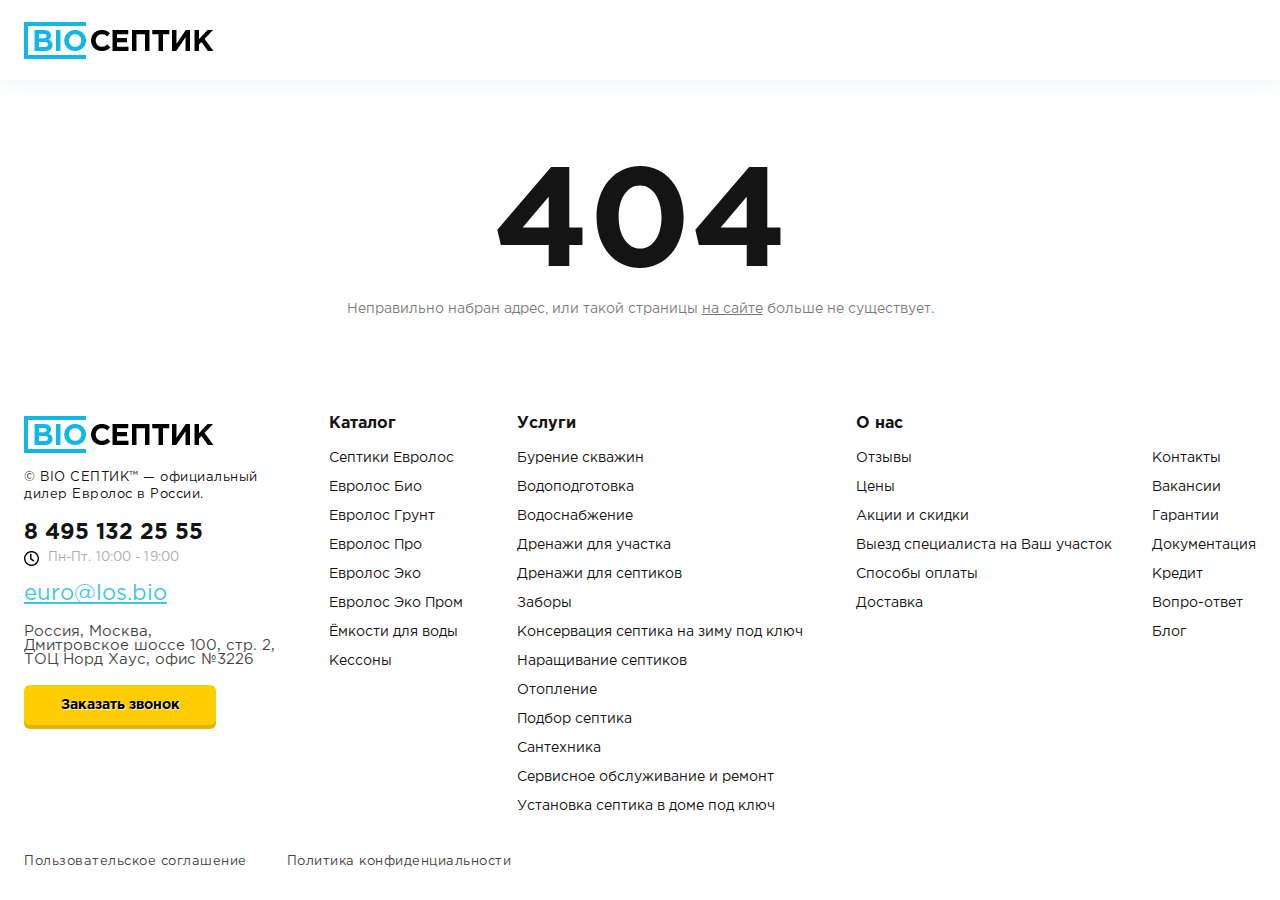
<file: error_404.html>
<!DOCTYPE html>
<html lang="ru">
	<head>
		<meta http-equiv="Content-Type" content="text/html; charset=utf-8">

		<!-- Адаптирование страницы для мобильных устройств -->
		<meta name="viewport" content="width=device-width, initial-scale=1, maximum-scale=1">

		<!-- Запрет распознования номера телефона -->
		<meta name="format-detection" content="telephone=no">
		<meta name="SKYPE_TOOLBAR" content ="SKYPE_TOOLBAR_PARSER_COMPATIBLE">

		<!-- Заголовок страницы -->
		<title>Заголовок страницы</title>

		<!-- Данное значение часто используют(использовали) поисковые системы -->
		<meta name="description" content="">
		<meta name="keywords" content="">

		<!-- Традиционная иконка сайта, размер 16x16, прозрачность поддерживается. Рекомендуемый формат: .ico или .png -->
		<link rel="shortcut icon" href="favicon.ico">

		<!-- Изменение цвета панели моб. браузера -->
		<meta name="msapplication-TileColor" content="#11b8e5">
		<meta name="theme-color" content="#11b8e5">

		<!-- Подключение файлов стилей -->
		<link rel="stylesheet" href="css/swiper-bundle.min.css" async>
		<link rel="stylesheet" href="css/swiper.css" async>
		<link rel="stylesheet" href="css/fancybox.css" async>
		<link rel="stylesheet" href="css/nouislider.css" async>
		<link rel="stylesheet" href="css/styles.css" async>

		<link rel="stylesheet" href="css/response_1439.css" media="print, (max-width: 1439px)" async>
		<link rel="stylesheet" href="css/response_1279.css" media="print, (max-width: 1279px)" async>
		<link rel="stylesheet" href="css/response_1023.css" media="print, (max-width: 1023px)" async>
		<link rel="stylesheet" href="css/response_767.css" media="print, (max-width: 767px)" async>
		<link rel="stylesheet" href="css/response_479.css" media="(max-width: 479px)" async>
	</head>

	<body>
		<div class="wrap">
			<div class="main">
				<div class="header_wrap">
					<header>
						<!-- <div class="top">
							<div class="cont big_w row">
								<nav class="menu row">
									<div class="menu_item">
										<a href="/">Cептики</a>
									</div>

									<div class="menu_item">
										<a href="/">Канализация</a>
									</div>

									<div class="menu_item">
										<a href="/">Кессоны</a>
									</div>

									<div class="menu_item">
										<a href="/">Дренаж</a>
									</div>

									<div class="menu_item">
										<a href="/">Ёмкости для воды</a>
									</div>

									<div class="menu_item">
										<a href="/">Водоподготовка</a>
									</div>

									<div class="menu_item">
										<a href="/">Бурение скважины</a>
									</div>

									<div class="menu_item">
										<a href="/">Водоснабжение</a>
									</div>

									<div class="menu_item">
										<a href="/">Сантехника</a>
									</div>

									<div class="menu_item">
										<a href="/">Отопление</a>
									</div>

									<div class="menu_item">
										<a href="/">Заборы</a>
									</div>
								</nav>
							</div>
						</div> -->

						<div class="info">
							<div class="cont big_w row">
								<a href="/" class="logo">
									<img src="images/logo.png" alt="">
								</a>
							</div>
						</div>
					</header>
				</div>


				<section class="error_info">
					<div class="cont">
						<div class="code">404</div>

						<div class="desc">Неправильно набран адрес, или такой страницы <a href="/">на сайте</a> больше не существует.</div>
					</div>
				</section>
			</div>


			<footer>
				<div class="cont row">
					<div class="col">
						<div class="logo">
							<img src="images/logo.png" alt="">
						</div>

						<div class="copyright">&copy; BIO СЕПТИК™ — официальный дилер Евролос в России.</div>

						<div class="contacts">
							<div class="phone">
								<div><a href="tel:84951322555">8 495 132 25 55</a></div>
							</div>

							<div class="time">Пн-Пт. 10:00 - 19:00</div>

							<div class="email">
								<a href="mailto:euro@los.bio">euro@los.bio</a>
							</div>

							<div class="location">Россия, Москва,<br> Дмитровское шоссе 100, стр. 2,<br> ТОЦ Норд Хаус, офис №3226</div>

							<button class="callback_btn modal_btn" data-modal="#callback_modal">Заказать звонок</button>
						</div>
					</div>

					<div class="menu">
						<div class="title">Каталог</div>

						<div class="items">
							<div><a href="/">Септики Евролос</a></div>
							<div><a href="/">Евролос Био</a></div>
							<div><a href="/">Евролос Грунт</a></div>
							<div><a href="/">Евролос Про</a></div>
							<div><a href="/">Евролос Эко</a></div>
							<div><a href="/">Евролос Эко Пром</a></div>
							<div><a href="/">Ёмкости для воды</a></div>
							<div><a href="/">Кессоны</a></div>
						</div>
					</div>

					<div class="menu">
						<div class="title">Услуги</div>

						<div class="items">
							<div><a href="/">Бурение скважин</a></div>
							<div><a href="/">Водоподготовка</a></div>
							<div><a href="/">Водоснабжение</a></div>
							<div><a href="/">Дренажи для участка</a></div>
							<div><a href="/">Дренажи для септиков</a></div>
							<div><a href="/">Заборы</a></div>
							<div><a href="/">Консервация септика на зиму под ключ</a></div>
							<div><a href="/">Наращивание септиков</a></div>
							<div><a href="/">Отопление</a></div>
							<div><a href="/">Подбор септика</a></div>
							<div><a href="/">Сантехника</a></div>
							<div><a href="/">Сервисное обслуживание и ремонт</a></div>
							<div><a href="/">Установка септика в доме под ключ</a></div>
						</div>
					</div>

					<div class="menu">
						<div class="title">О нас</div>

						<div class="items columns">
							<div>
								<div><a href="/">Отзывы</a></div>
								<div><a href="/">Цены</a></div>
								<div><a href="/">Акции и скидки</a></div>
								<div><a href="/">Выезд специалиста на Ваш участок</a></div>
								<div><a href="/">Способы оплаты</a></div>
								<div><a href="/">Доставка</a></div>
							</div>

							<div>
								<div><a href="/">Контакты</a></div>
								<div><a href="/">Вакансии</a></div>
								<div><a href="/">Гарантии</a></div>
								<div><a href="/">Документация</a></div>
								<div><a href="/">Кредит</a></div>
								<div><a href="/">Вопро-ответ</a></div>
								<div><a href="/">Блог</a></div>
							</div>
						</div>
					</div>

					<div class="links">
						<div><a href="/">Пользовательское соглашение</a></div>
						<div><a href="/">Политика конфиденциальности</a></div>
					</div>
				</div>
			</footer>
		</div>


		<div class="overlay"></div>


		<section class="modal" id="callback_modal">
			<button class="close_btn"></button>

			<div class="scroll">
				<div class="modal_title">Обратный звонок</div>

				<div class="modal_desc">Оставьте заявку на обратный звонок и с вами свяжется первый освободившийся менеджер.</div>

				<form action="" class="form">
					<div class="line">
						<div class="field">
							<input type="text" name="" value="" class="input" placeholder="Ваше имя">
						</div>
					</div>

					<div class="line">
						<div class="field">
							<input type="tel" name="" value="" class="input" placeholder="Телефон">
						</div>
					</div>

					<div class="submit">
						<button type="submit" class="submit_btn">Отправить</button>
					</div>
				</form>
			</div>
		</section>


		<section class="modal" id="how_choose">
			<button class="close_btn"></button>

			<div class="scroll">
				<div class="steps">
					<div class="step step1">
						<div class="number"></div>

						<div class="modal_title">Как выбрать септик один раз и навсегда</div>

						<div class="modal_desc">Отправьте заявку и получите бесплатную консультацию у вашего менеджера по телефону</div>

						<form action="" class="form">
							<div class="line">
								<div class="field">
									<input type="text" name="" value="" class="input" placeholder="Ваше имя">
								</div>
							</div>

							<div class="line">
								<div class="field">
									<input type="tel" name="" value="" class="input" placeholder="Телефон">
								</div>
							</div>

							<div class="submit">
								<button type="submit" class="submit_btn">Получить консультацию</button>
							</div>
						</form>
					</div>

					<div class="step step2">
						<div class="number"></div>

						<div class="modal_title">Замер</div>

						<div class="data">
							<div class="image manager"></div>

							<div class="text_block">
								<p>Наш инженер бесплатно приедет к вам на участок и вместе с вами определит — где лучше установить станцию и составит подробную схему монтажа.</p>
							</div>
						</div>
					</div>

					<div class="step step3">
						<div class="number"></div>

						<div class="modal_title">Договор</div>

						<div class="data">
							<div class="image">
								<img data-src="images/tmp/order_img.jpg" alt="" class="lazyload">
							</div>

							<div class="text_block">
								<p>Инженер приезжает сразу с договором, и вы можете заключить его на месте, либо приехать в офис позже.</p>
							</div>
						</div>
					</div>

					<div class="step step4">
						<div class="number"></div>

						<div class="modal_title">Монтаж</div>

						<div class="text_block">
							<p>В назначенный в договоре день вам привезут станцию, а затем произведут монтаж и запуск.</p>
						</div>

						<div class="images">
							<div class="row">
								<img src="images/tmp/installation_img1.jpg" alt="">
								<img src="images/tmp/installation_img2.jpg" alt="">
							</div>
						</div>
					</div>

					<div class="step step4">
						<div class="number"></div>

						<div class="modal_title">Гарантия</div>

						<div class="text_block">
							<p>Вы получаете гарантию на станцию и на монтажные работы и теперь можете без забот наслаждаться комфортом в вашем загородном доме!</p>
						</div>
					</div>
				</div>
			</div>
		</section>


		<!-- Подключение javascript файлов -->
		<script src="js/jquery-3.6.3.min.js"></script>
		<script src="js/functions.js"></script>
		<script src="js/swiper-bundle.min.js"></script>
		<script src="js/fancybox.min.js"></script>
		<script src="js/imask.js"></script>
		<script src="js/hc-sticky.js"></script>
		<script src="js/responsiveMenu.js"></script>
		<script src="js/nouislider.min.js"></script>
		<script src="js/in-view.min.js"></script>
		<script src="js/scripts.js"></script>
	</body>
</html>
</file>
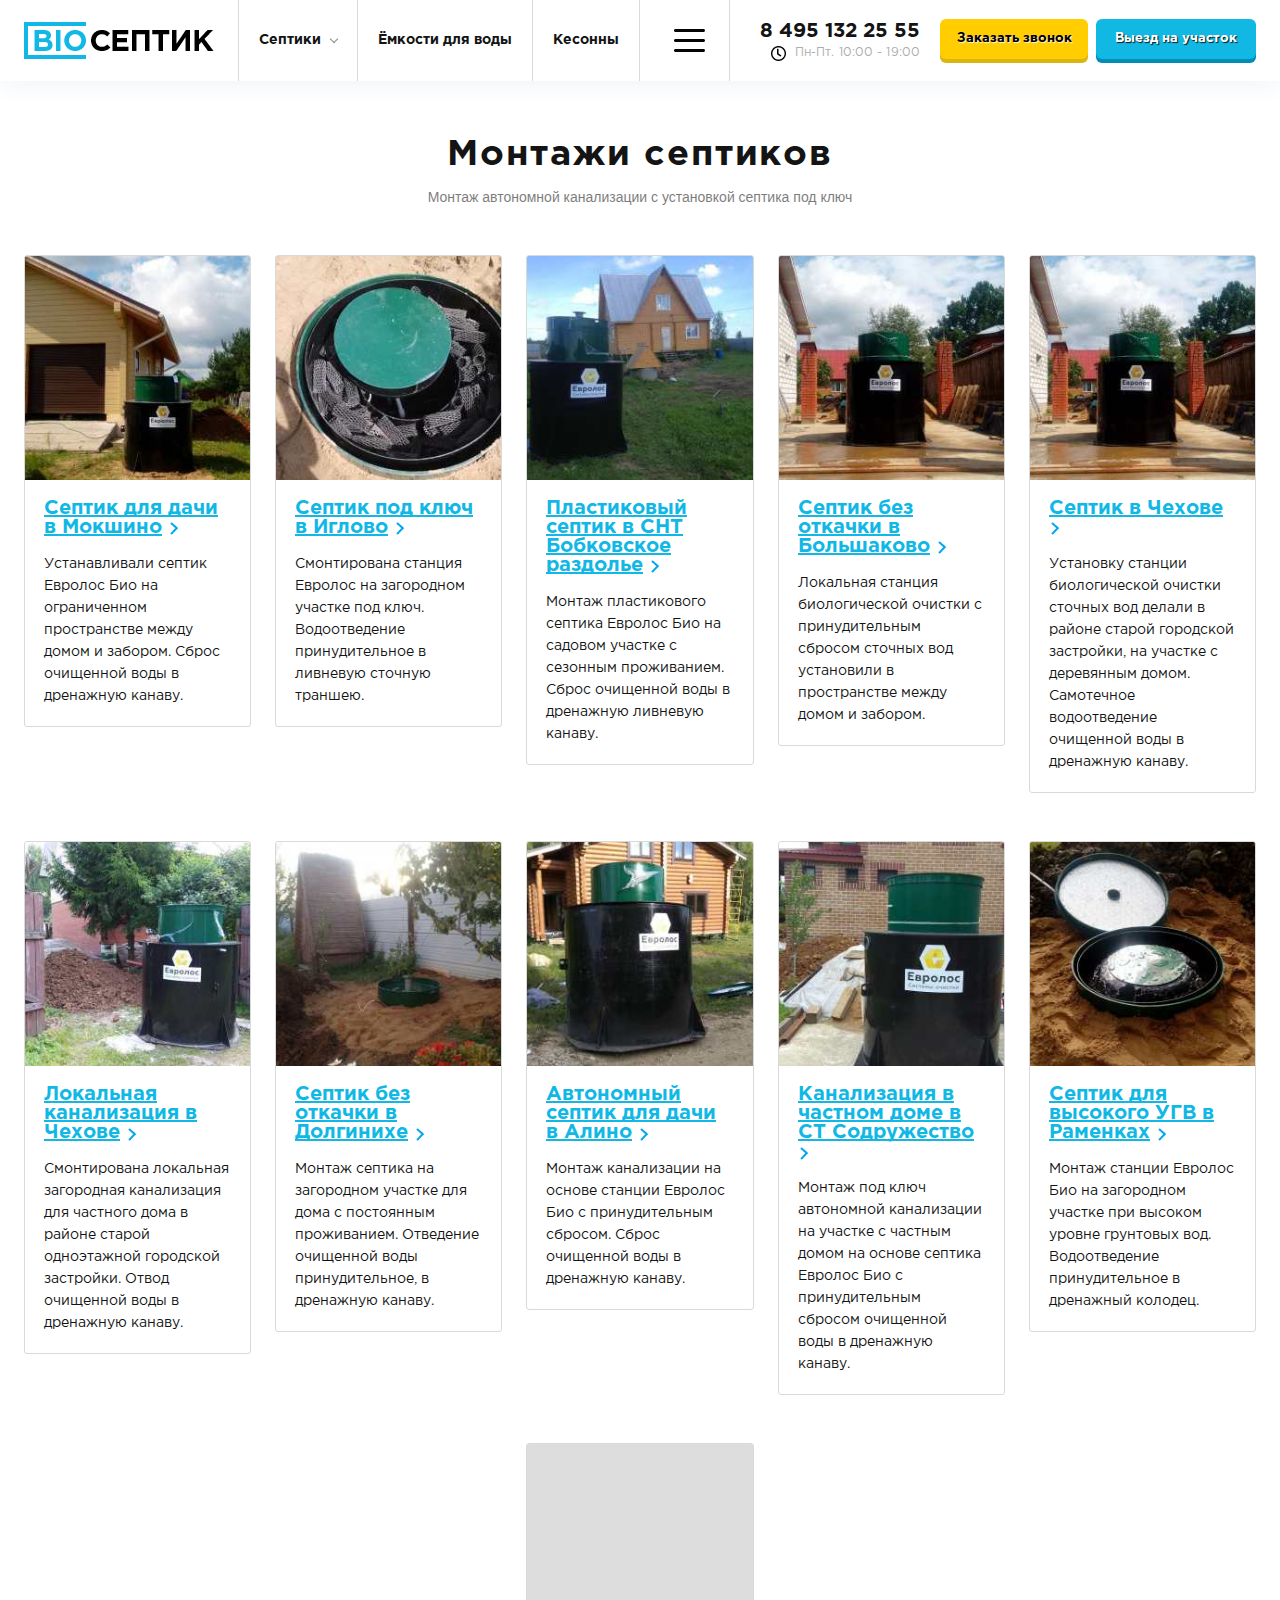
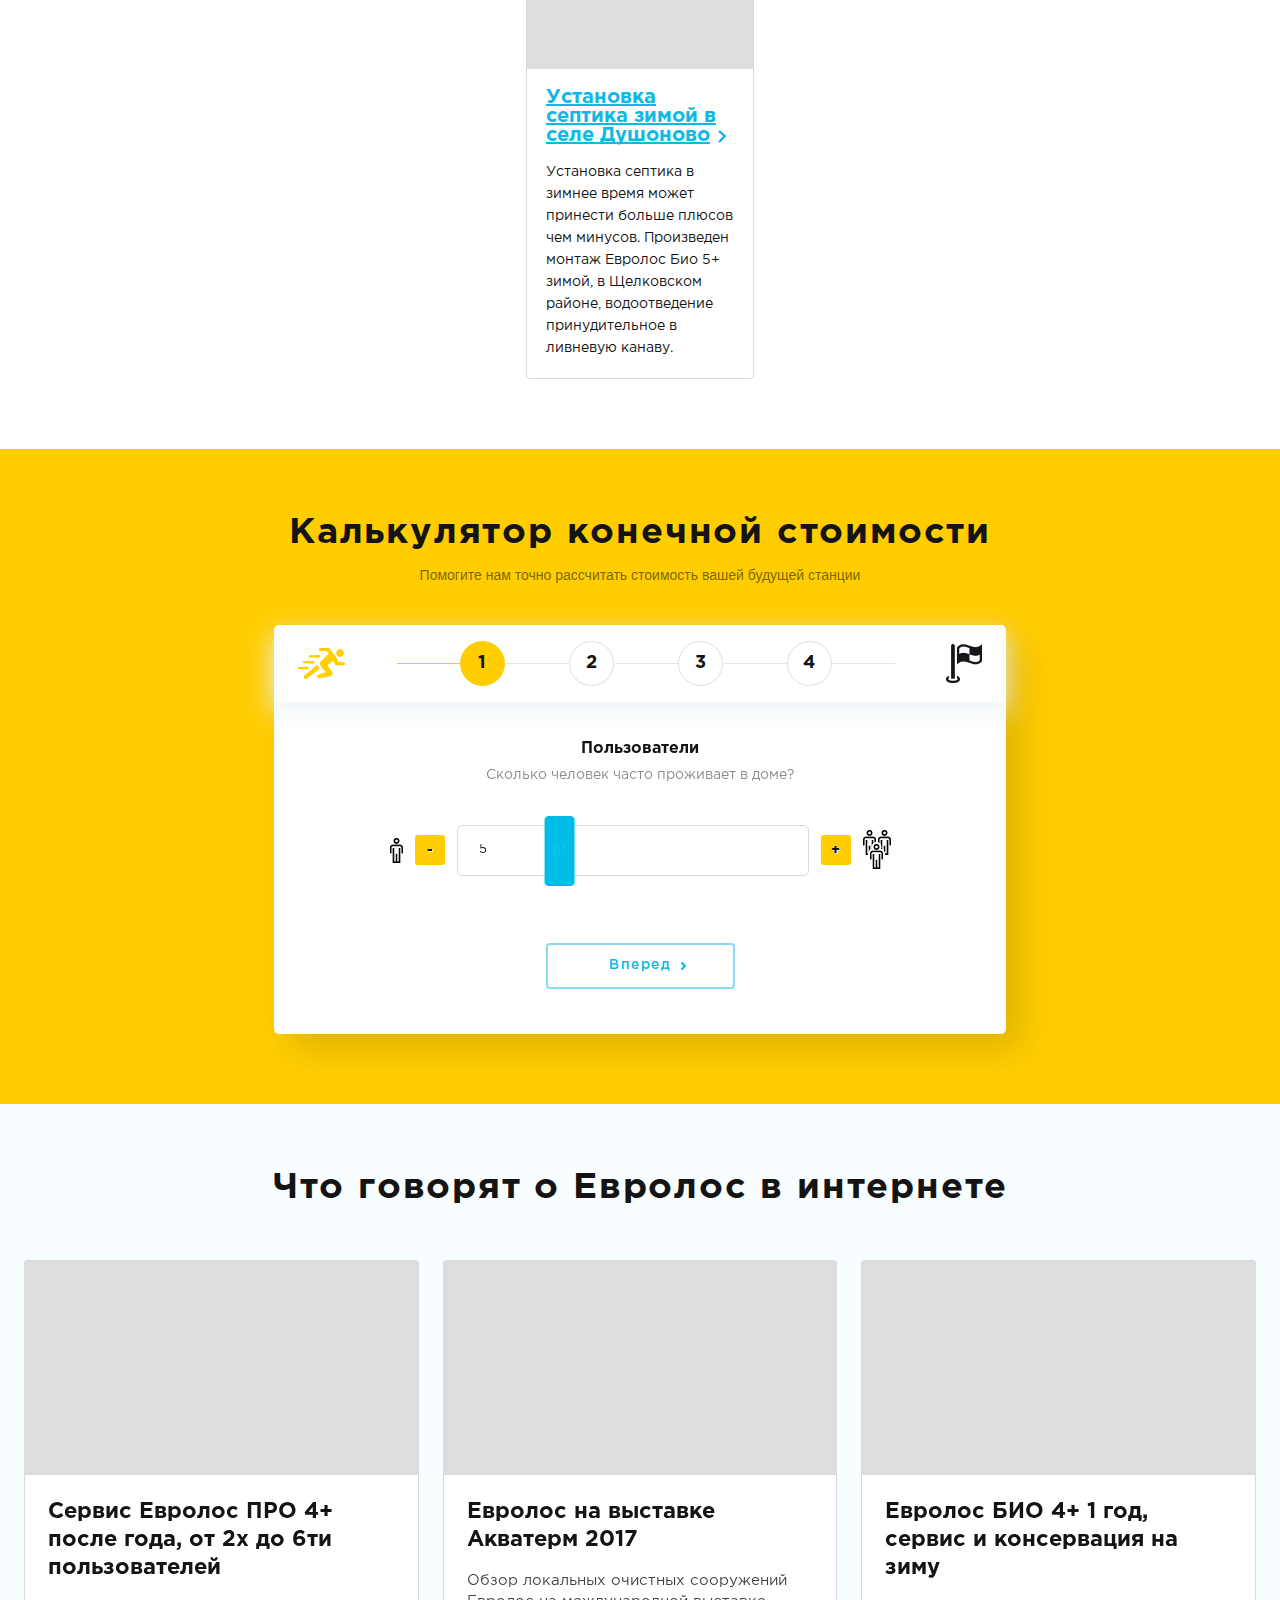
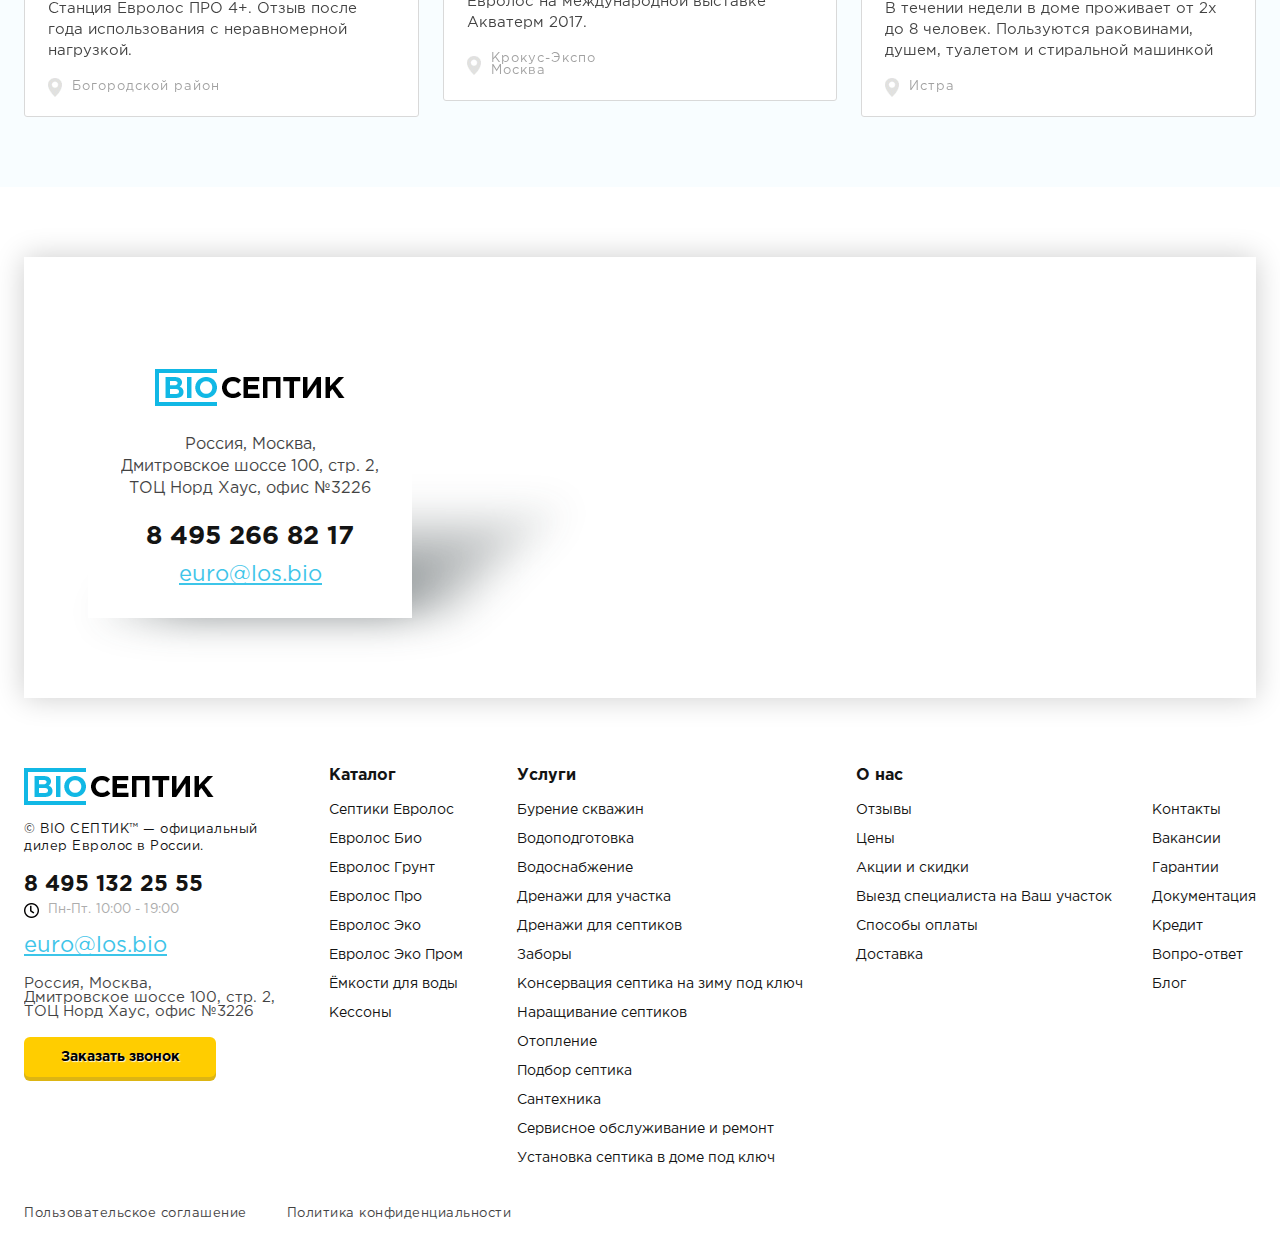
<file: install_septic.html>
<!DOCTYPE html>
<html lang="ru">
	<head>
		<meta http-equiv="Content-Type" content="text/html; charset=utf-8">

		<!-- Адаптирование страницы для мобильных устройств -->
		<meta name="viewport" content="width=device-width, initial-scale=1, maximum-scale=1">

		<!-- Запрет распознования номера телефона -->
		<meta name="format-detection" content="telephone=no">
		<meta name="SKYPE_TOOLBAR" content ="SKYPE_TOOLBAR_PARSER_COMPATIBLE">

		<!-- Заголовок страницы -->
		<title>Заголовок страницы</title>

		<!-- Данное значение часто используют(использовали) поисковые системы -->
		<meta name="description" content="">
		<meta name="keywords" content="">

		<!-- Традиционная иконка сайта, размер 16x16, прозрачность поддерживается. Рекомендуемый формат: .ico или .png -->
		<link rel="shortcut icon" href="favicon.ico">

		<!-- Изменение цвета панели моб. браузера -->
		<meta name="msapplication-TileColor" content="#11b8e5">
		<meta name="theme-color" content="#11b8e5">

		<!-- Подключение файлов стилей -->
		<link rel="stylesheet" href="css/swiper-bundle.min.css" async>
		<link rel="stylesheet" href="css/swiper.css" async>
		<link rel="stylesheet" href="css/fancybox.css" async>
		<link rel="stylesheet" href="css/nouislider.css" async>
		<link rel="stylesheet" href="css/styles.css" async>

		<link rel="stylesheet" href="css/response_1439.css" media="print, (max-width: 1439px)" async>
		<link rel="stylesheet" href="css/response_1279.css" media="print, (max-width: 1279px)" async>
		<link rel="stylesheet" href="css/response_1023.css" media="print, (max-width: 1023px)" async>
		<link rel="stylesheet" href="css/response_767.css" media="print, (max-width: 767px)" async>
		<link rel="stylesheet" href="css/response_479.css" media="(max-width: 479px)" async>
	</head>

	<body>
		<div class="wrap">
			<div class="main">
				<div class="header_wrap">
					<header>
						<!-- <div class="top">
							<div class="cont big_w row">
								<nav class="menu row">
									<div class="menu_item">
										<a href="/">Cептики</a>
									</div>

									<div class="menu_item">
										<a href="/">Канализация</a>
									</div>

									<div class="menu_item">
										<a href="/">Кессоны</a>
									</div>

									<div class="menu_item">
										<a href="/">Дренаж</a>
									</div>

									<div class="menu_item">
										<a href="/">Ёмкости для воды</a>
									</div>

									<div class="menu_item">
										<a href="/">Водоподготовка</a>
									</div>

									<div class="menu_item">
										<a href="/">Бурение скважины</a>
									</div>

									<div class="menu_item">
										<a href="/">Водоснабжение</a>
									</div>

									<div class="menu_item">
										<a href="/">Сантехника</a>
									</div>

									<div class="menu_item">
										<a href="/">Отопление</a>
									</div>

									<div class="menu_item">
										<a href="/">Заборы</a>
									</div>
								</nav>
							</div>
						</div> -->

						<div class="info">
							<div class="cont big_w row">
								<a href="/" class="logo">
									<img src="images/logo.png" alt="">
								</a>

								<nav class="main_menu">
									<div class="responsive_menu row">
										<div class="item">
											<a href="/" class="sub_link">Септики</a>

											<div class="sub_menu">
												<div><a href="/">Серия Био</a></div>
												<div><a href="/">Серия Грунт</a></div>
												<div><a href="/">Серия Про</a></div>
											</div>
										</div>

										<div class="item">
											<a href="/">Ёмкости для воды</a>
										</div>

										<div class="item">
											<a href="/">Кесонны</a>
										</div>

										<div class="item">
											<a href="/">Услуги</a>
										</div>

										<div class="item">
											<a href="/">Галерея работ</a>
										</div>

										<div class="item">
											<a href="/">Цены</a>
										</div>

										<div class="item">
											<a href="/">Акции и скидки</a>
										</div>

										<div class="item">
											<a href="/" class="sub_link">О нас</a>

											<div class="sub_menu">
												<div><a href="/">Серия Био</a></div>
												<div><a href="/">Серия Грунт</a></div>
												<div><a href="/">Серия Про</a></div>
											</div>
										</div>

										<div class="item">
											<a href="/">Контакты</a>
										</div>
									</div>
								</nav>

								<div class="contacts">
									<div class="phone">
										<div><a href="tel:84951322555">8 495 132 25 55</a></div>
									</div>

									<div class="time">Пн-Пт. 10:00 - 19:00</div>
								</div>

								<button class="callback_btn modal_btn" data-modal="#callback_modal">Заказать звонок</button>

								<button class="departure_btn modal_btn" data-modal="#callback_modal">Выезд на участок</button>
							</div>
						</div>
					</header>
				</div>


				<section class="portfolio block menu_anchor_block" id="menu_anchor2">
					<div class="cont">
						<div class="block_head center">
							<div class="title big">Монтажи септиков</div>

							<div class="desc">Монтаж автономной канализации с установкой септика под ключ</div>
						</div>

						<div class="row mini">
							<div class="item">
								<div class="thumb">
									<img data-src="images/tmp/install_septik_thumb1.jpg" alt="" class="lazyload">
								</div>

								<div class="info">
									<div class="name">
										<button class="modal_btn" data-modal="#installation_modal1">
											<span>Септик для дачи в Мокшино</span>
											<i></i>
										</button>
									</div>

									<div class="desc">Устанавливали септик Евролос Био на ограниченном пространстве между домом и забором. Сброс очищенной воды в дренажную канаву.</div>
								</div>
							</div>

							<div class="item">
								<div class="thumb">
									<img data-src="images/tmp/install_septik_thumb2.jpg" alt="" class="lazyload">
								</div>

								<div class="info">
									<div class="name">
										<button class="modal_btn" data-modal="#installation_modal2">
											<span>Септик под ключ в Иглово</span>
											<i></i>
										</button>
									</div>

									<div class="desc">Смонтирована станция Евролос на загородном участке под ключ. Водоотведение принудительное в ливневую сточную траншею.</div>
								</div>
							</div>

							<div class="item">
								<div class="thumb">
									<img data-src="images/tmp/install_septik_thumb3.jpg" alt="" class="lazyload">
								</div>

								<div class="info">
									<div class="name">
										<button class="modal_btn" data-modal="#installation_modal3">
											<span>Пластиковый септик в СНТ Бобковское раздолье</span>
											<i></i>
										</button>
									</div>

									<div class="desc">Монтаж пластикового септика Евролос Био на садовом участке с сезонным проживанием. Сброс очищенной воды в дренажную ливневую канаву.</div>
								</div>
							</div>

							<div class="item">
								<div class="thumb">
									<img data-src="images/tmp/install_septik_thumb4.jpg" alt="" class="lazyload">
								</div>

								<div class="info">
									<div class="name">
										<button class="modal_btn" data-modal="#installation_modal4">
											<span>Септик без откачки в Большаково</span>
											<i></i>
										</button>
									</div>

									<div class="desc">Локальная станция биологической очистки с принудительным сбросом сточных вод установили в пространстве между домом и забором.</div>
								</div>
							</div>

							<div class="item">
								<div class="thumb">
									<img data-src="images/tmp/install_septik_thumb4.jpg" alt="" class="lazyload">
								</div>

								<div class="info">
									<div class="name">
										<button class="modal_btn" data-modal="#installation_modal4">
											<span>Септик в Чехове</span>
											<i></i>
										</button>
									</div>

									<div class="desc">Установку станции биологической очистки сточных вод делали в районе старой городской застройки, на участке с деревянным домом. Самотечное водоотведение очищенной воды в дренажную канаву.</div>
								</div>
							</div>

							<div class="item">
								<div class="thumb">
									<img data-src="images/tmp/install_septik_thumb6.jpg" alt="" class="lazyload">
								</div>

								<div class="info">
									<div class="name">
										<button class="modal_btn" data-modal="#installation_modal5">
											<span>Локальная канализация в Чехове</span>
											<i></i>
										</button>
									</div>

									<div class="desc">Смонтирована локальная загородная канализация для частного дома в районе старой одноэтажной городской застройки. Отвод очищенной воды в дренажную канаву.</div>
								</div>
							</div>

							<div class="item">
								<div class="thumb">
									<img data-src="images/tmp/install_septik_thumb7.jpg" alt="" class="lazyload">
								</div>

								<div class="info">
									<div class="name">
										<button class="modal_btn" data-modal="#installation_modal6">
											<span>Септик без откачки в Долгинихе</span>
											<i></i>
										</button>
									</div>

									<div class="desc">Монтаж септика на загородном участке для дома с постоянным проживанием. Отведение очищенной воды принудительное, в дренажную канаву.</div>
								</div>
							</div>

							<div class="item">
								<div class="thumb">
									<img data-src="images/tmp/install_septik_thumb8.jpg" alt="" class="lazyload">
								</div>

								<div class="info">
									<div class="name">
										<button class="modal_btn" data-modal="#installation_modal7">
											<span>Автономный септик для дачи в Алино</span>
											<i></i>
										</button>
									</div>

									<div class="desc">Монтаж канализации на основе станции Евролос Био с принудительным сбросом. Сброс очищенной воды в дренажную канаву.</div>
								</div>
							</div>

							<div class="item">
								<div class="thumb">
									<img data-src="images/tmp/install_septik_thumb9.jpg" alt="" class="lazyload">
								</div>

								<div class="info">
									<div class="name">
										<button class="modal_btn" data-modal="#installation_modal8">
											<span>Канализация в частном доме в СТ Содружество</span>
											<i></i>
										</button>
									</div>

									<div class="desc">Монтаж под ключ автономной канализации на участке с частным домом на основе септика Евролос Био с принудительным сбросом очищенной воды в дренажную канаву.</div>
								</div>
							</div>

							<div class="item">
								<div class="thumb">
									<img data-src="images/tmp/install_septik_thumb10.jpg" alt="" class="lazyload">
								</div>

								<div class="info">
									<div class="name">
										<button class="modal_btn" data-modal="#installation_modal9">
											<span>Септик для высокого УГВ в Раменках</span>
											<i></i>
										</button>
									</div>

									<div class="desc">Монтаж станции Евролос Био на загородном участке при высоком уровне грунтовых вод. Водоотведение принудительное в дренажный колодец.</div>
								</div>
							</div>

							<div class="item">
								<div class="thumb">
									<img data-src="images/tmp/install_septik_thumb11.jpg" alt="" class="lazyload">
								</div>

								<div class="info">
									<div class="name">
										<button class="modal_btn" data-modal="#installation_modal10">
											<span>Установка септика зимой в селе Душоново</span>
											<i></i>
										</button>
									</div>

									<div class="desc">Установка септика в зимнее время может принести больше плюсов чем минусов. Произведен монтаж Евролос Био 5+ зимой, в Щелковском районе, водоотведение принудительное в ливневую канаву.</div>
								</div>
							</div>
						</div>
					</div>
				</section>


				<section class="calc menu_anchor_block" id="menu_anchor3">
					<div class="cont">
						<div class="block_head center min_m">
							<div class="title big">Калькулятор конечной стоимости</div>

							<div class="desc">Помогите нам точно рассчитать стоимость вашей будущей станции</div>
						</div>

						<div class="data">
							<div class="head">
								<div class="start"></div>

								<div class="steps">
									<div class="item active">1</div>
									<div class="item">2</div>
									<div class="item">3</div>
									<div class="item">4</div>
								</div>

								<div class="finish"></div>
							</div>

							<div class="swiper">
								<div class="swiper-wrapper">
									<div class="swiper-slide">
										<div class="step step1">
											<div class="title">Пользователи</div>

											<div class="desc">Сколько человек часто проживает в доме?</div>

											<div class="range">
												<div class="minus">
													<div class="icon"></div>
													<button class="btn">-</button>
												</div>

												<div class="box">
													<input type="text" name="" value="5" class="input">

													<div id="nonlinear"></div>
												</div>

												<div class="plus">
													<button class="btn">+</button>
													<div class="icon"></div>
												</div>
											</div>

											<div class="btns">
												<button class="btn next_btn">
													<span>Вперед</span>
												</button>
											</div>
										</div>
									</div>

									<div class="swiper-slide">
										<div class="step step2">
											<div class="title">Точки водопотребления</div>

											<div class="water_points">
												<div class="row">
													<div class="item">
														<div class="amount">
															<button type="button" class="minus">-</button>

															<input type="text" value="1" class="input"
															  data-minimum="1" data-maximum="99" data-step="1" data-unit="" maxlength="2">

															<button type="button" class="plus">+</button>
														</div>

														<div class="icon icon1"></div>
														<div class="name">Кран</div>
													</div>

													<div class="item">
														<div class="amount">
															<button type="button" class="minus">-</button>

															<input type="text" value="1" class="input"
															  data-minimum="1" data-maximum="99" data-step="1" data-unit="" maxlength="2">

															<button type="button" class="plus">+</button>
														</div>

														<div class="icon icon2"></div>
														<div class="name">Душ, ванна или джакузи</div>
													</div>

													<div class="item">
														<div class="amount">
															<button type="button" class="minus">-</button>

															<input type="text" value="1" class="input"
															  data-minimum="1" data-maximum="99" data-step="1" data-unit="" maxlength="2">

															<button type="button" class="plus">+</button>
														</div>

														<div class="icon icon3"></div>
														<div class="name">Туалет</div>
													</div>

													<div class="item">
														<div class="amount">
															<button type="button" class="minus">-</button>

															<input type="text" value="1" class="input"
															  data-minimum="1" data-maximum="99" data-step="1" data-unit="" maxlength="2">

															<button type="button" class="plus">+</button>
														</div>

														<div class="icon icon4"></div>
														<div class="name">Стиральная или посудомоечная машина</div>
													</div>
												</div>
											</div>

											<div class="btns">
												<button class="btn prev_btn">
													<span>Назад</span>
												</button>

												<button class="btn next_btn">
													<span>Вперед</span>
												</button>
											</div>
										</div>
									</div>

									<div class="swiper-slide">
										<div class="step step3">
											<div class="title">Кто будет делать монтаж?</div>

											<div class="who_will_do">
												<label>
													<input type="radio" name="who_will_do">
													<div>Самостоятельно</div>
												</label>

												<label>
													<input type="radio" name="who_will_do" checked>
													<div>Заказать монтаж</div>
												</label>
											</div>

											<div class="btns">
												<button class="btn prev_btn">
													<span>Назад</span>
												</button>

												<button class="btn next_btn">
													<span>Вперед</span>
												</button>
											</div>
										</div>
									</div>

									<div class="swiper-slide">
										<div class="step step4">
											<div class="title">Расчёт доставки от МКАД</div>

											<form action="" class="form">
												<div class="line">
													<div class="field">
														<input type="text" name="" value="" class="input">
													</div>

													<div class="exp">Укажите населенный пункт для расчета доставки</div>
												</div>
											</form>

											<div class="btns">
												<button class="btn prev_btn">
													<span>Назад</span>
												</button>

												<button class="btn next_btn">
													<span>Вперед</span>
												</button>
											</div>
										</div>
									</div>

									<div class="swiper-slide">
										<div class="step step5">
											<div class="title">Расчёт стоимости</div>

											<div class="desc">Укажите контактные данные для получения конечной стоимости</div>

											<form action="" class="form">
												<div class="line">
													<div class="field">
														<input type="text" name="" value="" class="input" placeholder="Ваше имя">
													</div>
												</div>

												<div class="line">
													<div class="field">
														<input type="tel" name="" value="" class="input" placeholder="Телефон">
													</div>
												</div>

												<div class="submit">
													<button type="submit" class="submit_btn">Получить расчёт стоимости</button>
												</div>
											</form>
										</div>
									</div>
								</div>
							</div>
						</div>
					</div>
				</section>


				<section class="internet block menu_anchor_block" id="menu_anchor4">
					<div class="cont">
						<div class="block_head center">
							<div class="title big">Что говорят о Евролос в интернете</div>
						</div>

						<div class="swiper">
							<div class="swiper-wrapper">
								<div class="swiper-slide">
									<a href="/" class="item" target="_blank" rel="noopener nofollow">
										<div class="thumb">
											<img data-src="images/tmp/internet_thumb1.jpg" alt="" class="lazyload">
										</div>

										<div class="info">
											<div class="name">Сервис Евролос ПРО 4+ после года, от 2х до 6ти пользователей</div>

											<div class="desc">Станция Евролос ПРО 4+. Отзыв после года использования с неравномерной нагрузкой.</div>

											<div class="location">Богородской район</div>
										</div>
									</a>
								</div>

								<div class="swiper-slide">
									<a href="/" class="item" target="_blank" rel="noopener nofollow">
										<div class="thumb">
											<img data-src="images/tmp/internet_thumb2.jpg" alt="" class="lazyload">
										</div>

										<div class="info">
											<div class="name">Евролос на выставке Акватерм 2017</div>

											<div class="desc">Обзор локальных очистных сооружений Евролос на международной выставке Акватерм 2017.</div>

											<div class="location">Крокус-Экспо<br> Москва</div>
										</div>
									</a>
								</div>

								<div class="swiper-slide">
									<a href="/" class="item" target="_blank" rel="noopener nofollow">
										<div class="thumb">
											<img data-src="images/tmp/internet_thumb3.jpg" alt="" class="lazyload">
										</div>

										<div class="info">
											<div class="name">Евролос БИО 4+ 1 год, сервис и консервация на зиму</div>

											<div class="desc">В течении недели в доме проживает от 2х до 8 человек. Пользуются раковинами, душем, туалетом и стиральной машинкой</div>

											<div class="location">Истра</div>
										</div>
									</a>
								</div>

								<div class="swiper-slide">
									<a href="/" class="item" target="_blank" rel="noopener nofollow">
										<div class="thumb">
											<img data-src="images/tmp/internet_thumb1.jpg" alt="" class="lazyload">
										</div>

										<div class="info">
											<div class="name">Сервис Евролос ПРО 4+ после года, от 2х до 6ти пользователей</div>

											<div class="desc">Станция Евролос ПРО 4+. Отзыв после года использования с неравномерной нагрузкой.</div>

											<div class="location">Богородской район</div>
										</div>
									</a>
								</div>

								<div class="swiper-slide">
									<a href="/" class="item" target="_blank" rel="noopener nofollow">
										<div class="thumb">
											<img data-src="images/tmp/internet_thumb2.jpg" alt="" class="lazyload">
										</div>

										<div class="info">
											<div class="name">Евролос на выставке Акватерм 2017</div>

											<div class="desc">Обзор локальных очистных сооружений Евролос на международной выставке Акватерм 2017.</div>

											<div class="location">Крокус-Экспо<br> Москва</div>
										</div>
									</a>
								</div>

								<div class="swiper-slide">
									<a href="/" class="item" target="_blank" rel="noopener nofollow">
										<div class="thumb">
											<img data-src="images/tmp/internet_thumb3.jpg" alt="" class="lazyload">
										</div>

										<div class="info">
											<div class="name">Евролос БИО 4+ 1 год, сервис и консервация на зиму</div>

											<div class="desc">В течении недели в доме проживает от 2х до 8 человек. Пользуются раковинами, душем, туалетом и стиральной машинкой</div>

											<div class="location">Истра</div>
										</div>
									</a>
								</div>
							</div>

							<div class="swiper-button-prev"></div>
							<div class="swiper-button-next"></div>
						</div>
					</div>
				</section>


				<section class="contacts_block block menu_anchor_block" id="menu_anchor5">
					<div class="cont">
						<div class="map_wrap">
							<div class="map">
								<script type="text/javascript" charset="utf-8" async src="https://api-maps.yandex.ru/services/constructor/1.0/js/?um=constructor%3A24UogvbGlin68wvWplgRcZwzpV88_vRI&amp;width=100%25&amp;height=100%25&amp;lang=ru_RU&amp;scroll=false"></script>
							</div>

							<div class="data"><div>
								<div class="logo">
									<img src="images/logo.png" alt="">
								</div>

								<div class="address">Россия, Москва,<br> Дмитровское шоссе 100, стр. 2,<br> ТОЦ Норд Хаус, офис №3226</div>

								<div class="phone">
									<a href="tel:84952668217">8 495 266 82 17</a>
								</div>

								<div class="email">
									<a href="mailto:euro@los.bio">euro@los.bio</a>
								</div>
							</div></div>
						</div>
					</div>
				</section>
			</div>


			<footer>
				<div class="cont row">
					<div class="col">
						<div class="logo">
							<img src="images/logo.png" alt="">
						</div>

						<div class="copyright">&copy; BIO СЕПТИК™ — официальный дилер Евролос в России.</div>

						<div class="contacts">
							<div class="phone">
								<div><a href="tel:84951322555">8 495 132 25 55</a></div>
							</div>

							<div class="time">Пн-Пт. 10:00 - 19:00</div>

							<div class="email">
								<a href="mailto:euro@los.bio">euro@los.bio</a>
							</div>

							<div class="location">Россия, Москва,<br> Дмитровское шоссе 100, стр. 2,<br> ТОЦ Норд Хаус, офис №3226</div>

							<button class="callback_btn modal_btn" data-modal="#callback_modal">Заказать звонок</button>
						</div>
					</div>

					<div class="menu">
						<div class="title">Каталог</div>

						<div class="items">
							<div><a href="/">Септики Евролос</a></div>
							<div><a href="/">Евролос Био</a></div>
							<div><a href="/">Евролос Грунт</a></div>
							<div><a href="/">Евролос Про</a></div>
							<div><a href="/">Евролос Эко</a></div>
							<div><a href="/">Евролос Эко Пром</a></div>
							<div><a href="/">Ёмкости для воды</a></div>
							<div><a href="/">Кессоны</a></div>
						</div>
					</div>

					<div class="menu">
						<div class="title">Услуги</div>

						<div class="items">
							<div><a href="/">Бурение скважин</a></div>
							<div><a href="/">Водоподготовка</a></div>
							<div><a href="/">Водоснабжение</a></div>
							<div><a href="/">Дренажи для участка</a></div>
							<div><a href="/">Дренажи для септиков</a></div>
							<div><a href="/">Заборы</a></div>
							<div><a href="/">Консервация септика на зиму под ключ</a></div>
							<div><a href="/">Наращивание септиков</a></div>
							<div><a href="/">Отопление</a></div>
							<div><a href="/">Подбор септика</a></div>
							<div><a href="/">Сантехника</a></div>
							<div><a href="/">Сервисное обслуживание и ремонт</a></div>
							<div><a href="/">Установка септика в доме под ключ</a></div>
						</div>
					</div>

					<div class="menu">
						<div class="title">О нас</div>

						<div class="items columns">
							<div>
								<div><a href="/">Отзывы</a></div>
								<div><a href="/">Цены</a></div>
								<div><a href="/">Акции и скидки</a></div>
								<div><a href="/">Выезд специалиста на Ваш участок</a></div>
								<div><a href="/">Способы оплаты</a></div>
								<div><a href="/">Доставка</a></div>
							</div>

							<div>
								<div><a href="/">Контакты</a></div>
								<div><a href="/">Вакансии</a></div>
								<div><a href="/">Гарантии</a></div>
								<div><a href="/">Документация</a></div>
								<div><a href="/">Кредит</a></div>
								<div><a href="/">Вопро-ответ</a></div>
								<div><a href="/">Блог</a></div>
							</div>
						</div>
					</div>

					<div class="links">
						<div><a href="/">Пользовательское соглашение</a></div>
						<div><a href="/">Политика конфиденциальности</a></div>
					</div>
				</div>
			</footer>
		</div>


		<div class="overlay"></div>


		<section class="modal" id="callback_modal">
			<button class="close_btn"></button>

			<div class="scroll">
				<div class="modal_title">Обратный звонок</div>

				<div class="modal_desc">Оставьте заявку на обратный звонок и с вами свяжется первый освободившийся менеджер.</div>

				<form action="" class="form">
					<div class="line">
						<div class="field">
							<input type="text" name="" value="" class="input" placeholder="Ваше имя">
						</div>
					</div>

					<div class="line">
						<div class="field">
							<input type="tel" name="" value="" class="input" placeholder="Телефон">
						</div>
					</div>

					<div class="submit">
						<button type="submit" class="submit_btn">Отправить</button>
					</div>
				</form>
			</div>
		</section>


		<section class="modal" id="how_choose">
			<button class="close_btn"></button>

			<div class="scroll">
				<div class="steps">
					<div class="step step1">
						<div class="number"></div>

						<div class="modal_title">Как выбрать септик один раз и навсегда</div>

						<div class="modal_desc">Отправьте заявку и получите бесплатную консультацию у вашего менеджера по телефону</div>

						<form action="" class="form">
							<div class="line">
								<div class="field">
									<input type="text" name="" value="" class="input" placeholder="Ваше имя">
								</div>
							</div>

							<div class="line">
								<div class="field">
									<input type="tel" name="" value="" class="input" placeholder="Телефон">
								</div>
							</div>

							<div class="submit">
								<button type="submit" class="submit_btn">Получить консультацию</button>
							</div>
						</form>
					</div>

					<div class="step step2">
						<div class="number"></div>

						<div class="modal_title">Замер</div>

						<div class="data">
							<div class="image manager"></div>

							<div class="text_block">
								<p>Наш инженер бесплатно приедет к вам на участок и вместе с вами определит — где лучше установить станцию и составит подробную схему монтажа.</p>
							</div>
						</div>
					</div>

					<div class="step step3">
						<div class="number"></div>

						<div class="modal_title">Договор</div>

						<div class="data">
							<div class="image">
								<img data-src="images/tmp/order_img.jpg" alt="" class="lazyload">
							</div>

							<div class="text_block">
								<p>Инженер приезжает сразу с договором, и вы можете заключить его на месте, либо приехать в офис позже.</p>
							</div>
						</div>
					</div>

					<div class="step step4">
						<div class="number"></div>

						<div class="modal_title">Монтаж</div>

						<div class="text_block">
							<p>В назначенный в договоре день вам привезут станцию, а затем произведут монтаж и запуск.</p>
						</div>

						<div class="images">
							<div class="row">
								<img src="images/tmp/installation_img1.jpg" alt="">
								<img src="images/tmp/installation_img2.jpg" alt="">
							</div>
						</div>
					</div>

					<div class="step step4">
						<div class="number"></div>

						<div class="modal_title">Гарантия</div>

						<div class="text_block">
							<p>Вы получаете гарантию на станцию и на монтажные работы и теперь можете без забот наслаждаться комфортом в вашем загородном доме!</p>
						</div>
					</div>
				</div>
			</div>
		</section>


		<section class="modal installation_modal" id="installation_modal1">
			<button class="close_btn"></button>

			<div class="scroll">
				<div class="modal_title">
					<a href="/">Септик для дачи в Мокшино</a>
				</div>

				<div class="text_block">
					<p>Устанавливали небольшую станцию Евролос Био с самотечным водоотведением на дачном участке. Станцию ставили на ограниченном пространстве между домом и забором. На объекте был выполнен шеф-монтаж всего оборудования, проложены канализационный и водоотводящий трубопроводы, электрокабель. Для подвода трубы в дом сделали прокол в деревянном полу. Подключили и полностью подготовили к работе электрооборудование. Сброс очищенной воды в дренажную канаву. Канализационная система полностью готова к эксплуатации.</p>

					<div class="gallery">
						<div class="row mini">
							<a href="images/tmp/installation_modal_gallery_thumb1.jpg" class="fancy_img" data-fanybox="installation_gallery1">
								<img src="images/tmp/installation_modal_gallery_thumb1.jpg" alt="">
							</a>

							<a href="images/tmp/installation_modal_gallery_thumb2.jpg" class="fancy_img" data-fanybox="installation_gallery1">
								<img src="images/tmp/installation_modal_gallery_thumb2.jpg" alt="">
							</a>

							<a href="images/tmp/installation_modal_gallery_thumb3.jpg" class="fancy_img" data-fanybox="installation_gallery1">
								<img src="images/tmp/installation_modal_gallery_thumb3.jpg" alt="">
							</a>

							<a href="images/tmp/installation_modal_gallery_thumb4.jpg" class="fancy_img" data-fanybox="installation_gallery1">
								<img src="images/tmp/installation_modal_gallery_thumb4.jpg" alt="">
							</a>

							<a href="images/tmp/installation_modal_gallery_thumb5.jpg" class="fancy_img" data-fanybox="installation_gallery1">
								<img src="images/tmp/installation_modal_gallery_thumb5.jpg" alt="">
							</a>

							<a href="images/tmp/installation_modal_gallery_thumb6.jpg" class="fancy_img" data-fanybox="installation_gallery1">
								<img src="images/tmp/installation_modal_gallery_thumb6.jpg" alt="">
							</a>

							<a href="images/tmp/installation_modal_gallery_thumb7.jpg" class="fancy_img" data-fanybox="installation_gallery1">
								<img src="images/tmp/installation_modal_gallery_thumb7.jpg" alt="">
							</a>

							<a href="images/tmp/installation_modal_gallery_thumb8.jpg" class="fancy_img" data-fanybox="installation_gallery1">
								<img src="images/tmp/installation_modal_gallery_thumb8.jpg" alt="">
							</a>

							<a href="images/tmp/installation_modal_gallery_thumb9.jpg" class="fancy_img" data-fanybox="installation_gallery1">
								<img src="images/tmp/installation_modal_gallery_thumb9.jpg" alt="">
							</a>

							<a href="images/tmp/installation_modal_gallery_thumb10.jpg" class="fancy_img" data-fanybox="installation_gallery1">
								<img src="images/tmp/installation_modal_gallery_thumb10.jpg" alt="">
							</a>

							<a href="images/tmp/installation_modal_gallery_thumb11.jpg" class="fancy_img" data-fanybox="installation_gallery1">
								<img src="images/tmp/installation_modal_gallery_thumb11.jpg" alt="">
							</a>

							<a href="images/tmp/installation_modal_gallery_thumb12.jpg" class="fancy_img" data-fanybox="installation_gallery1">
								<img src="images/tmp/installation_modal_gallery_thumb12.jpg" alt="">
							</a>

							<a href="images/tmp/installation_modal_gallery_thumb13.jpg" class="fancy_img" data-fanybox="installation_gallery1">
								<img src="images/tmp/installation_modal_gallery_thumb13.jpg" alt="">
							</a>

							<a href="images/tmp/installation_modal_gallery_thumb14.jpg" class="fancy_img" data-fanybox="installation_gallery1">
								<img src="images/tmp/installation_modal_gallery_thumb14.jpg" alt="">
							</a>

							<a href="images/tmp/installation_modal_gallery_thumb15.jpg" class="fancy_img" data-fanybox="installation_gallery1">
								<img src="images/tmp/installation_modal_gallery_thumb15.jpg" alt="">
							</a>

							<a href="images/tmp/installation_modal_gallery_thumb16.jpg" class="fancy_img" data-fanybox="installation_gallery1">
								<img src="images/tmp/installation_modal_gallery_thumb16.jpg" alt="">
							</a>
						</div>
					</div>

					<p>Место установки септика: Россия, Тверская область, Конаковский район, деревня Мокшино</p>

					<p>Выполненные работы: Евролос Био 3, Шеф монтаж, дополнительные коммуникации Ø110мм, подвод в дом, прокол деревянного пола.</p>

					<p>Дата монтажа: 01 августа 2017г.</p>
				</div>

				<button class="btn modal_btn" data-modal="#how_choose">Как заказать?</button>
			</div>
		</section>


		<section class="modal installation_modal" id="installation_modal2">
			<button class="close_btn"></button>

			<div class="scroll">
				<div class="modal_title">
					<a href="/">Септик под ключ в Иглово</a>
				</div>

				<div class="text_block">
					<p>Под ключ смонтирована станция Евролос на загородном участке. Водоотведение принудительное, насосом. Сброс очищенной воды в ливневую сточную траншею. Были проложены канализационный и водоотводящий трубопроводы, канализация подведена в дом. Установили, подключили и полностью подготовили к пуску электрооборудование.</p>

					<div class="gallery">
						<div class="row mini">
							<a href="images/tmp/installation_modal_gallery_thumb17.jpg" class="fancy_img" data-fanybox="installation_gallery1">
								<img src="images/tmp/installation_modal_gallery_thumb17.jpg" alt="">
							</a>

							<a href="images/tmp/installation_modal_gallery_thumb18.jpg" class="fancy_img" data-fanybox="installation_gallery1">
								<img src="images/tmp/installation_modal_gallery_thumb18.jpg" alt="">
							</a>

							<a href="images/tmp/installation_modal_gallery_thumb19.jpg" class="fancy_img" data-fanybox="installation_gallery1">
								<img src="images/tmp/installation_modal_gallery_thumb19.jpg" alt="">
							</a>

							<a href="images/tmp/installation_modal_gallery_thumb20.jpg" class="fancy_img" data-fanybox="installation_gallery1">
								<img src="images/tmp/installation_modal_gallery_thumb20.jpg" alt="">
							</a>

							<a href="images/tmp/installation_modal_gallery_thumb21.jpg" class="fancy_img" data-fanybox="installation_gallery1">
								<img src="images/tmp/installation_modal_gallery_thumb21.jpg" alt="">
							</a>

							<a href="images/tmp/installation_modal_gallery_thumb22.jpg" class="fancy_img" data-fanybox="installation_gallery1">
								<img src="images/tmp/installation_modal_gallery_thumb22.jpg" alt="">
							</a>
						</div>
					</div>

					<p>Место установки септика: Россия, Московская область, Одинцовский район, деревня Иглово</p>

					<p>Выполненные работы: Евролос Био 5+, стандартный монтаж, электрический кабель ВВГ (ПВС) 3x1.5, прокладка труб для отвода очищеной воды. Глубина траншеи до 1м. ППР-25 труба, врезка в трубу, укладка труб Ø110.</p>

					<p>Дата монтажа: 02 августа 2017г.</p>
				</div>

				<button class="btn modal_btn" data-modal="#how_choose">Как заказать?</button>
			</div>
		</section>


		<!-- Подключение javascript файлов -->
		<script src="js/jquery-3.6.3.min.js"></script>
		<script src="js/functions.js"></script>
		<script src="js/swiper-bundle.min.js"></script>
		<script src="js/fancybox.min.js"></script>
		<script src="js/imask.js"></script>
		<script src="js/hc-sticky.js"></script>
		<script src="js/responsiveMenu.js"></script>
		<script src="js/nouislider.min.js"></script>
		<script src="js/in-view.min.js"></script>
		<script src="js/scripts.js"></script>
	</body>
</html>
</file>
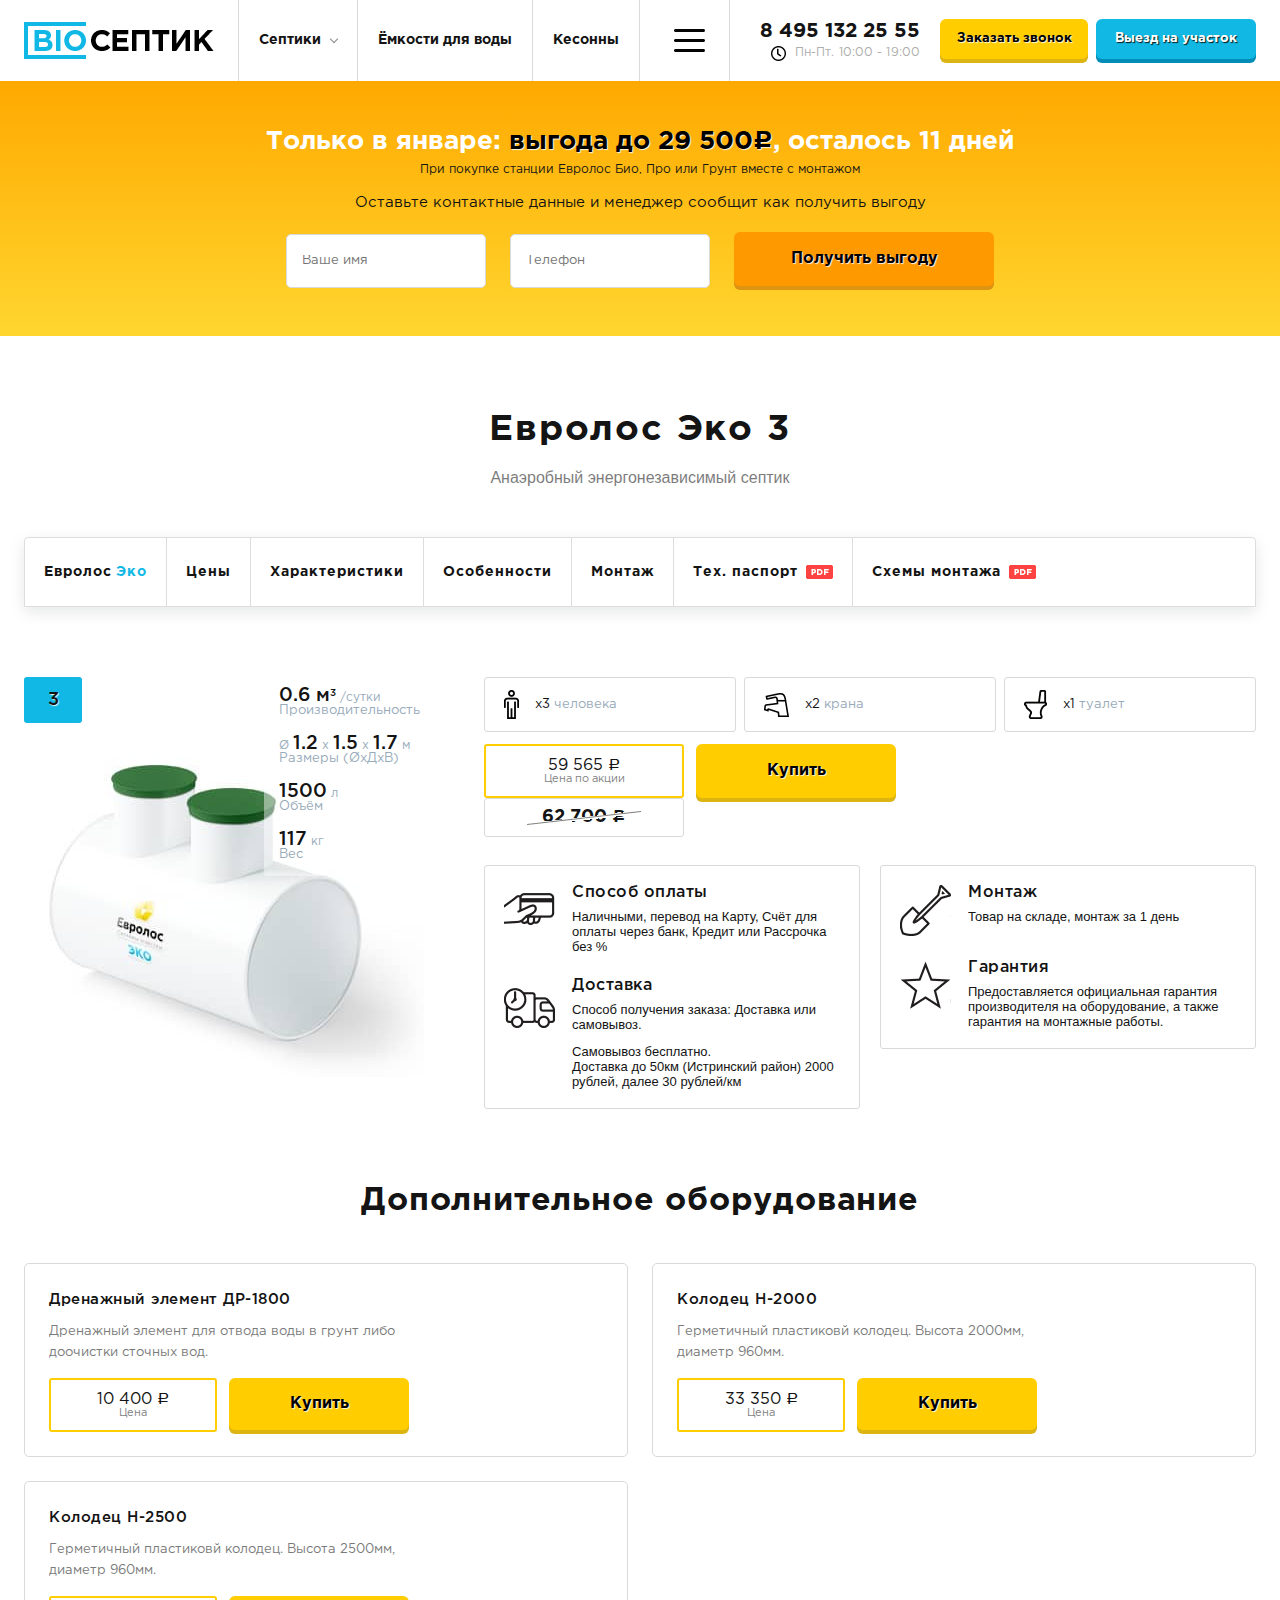
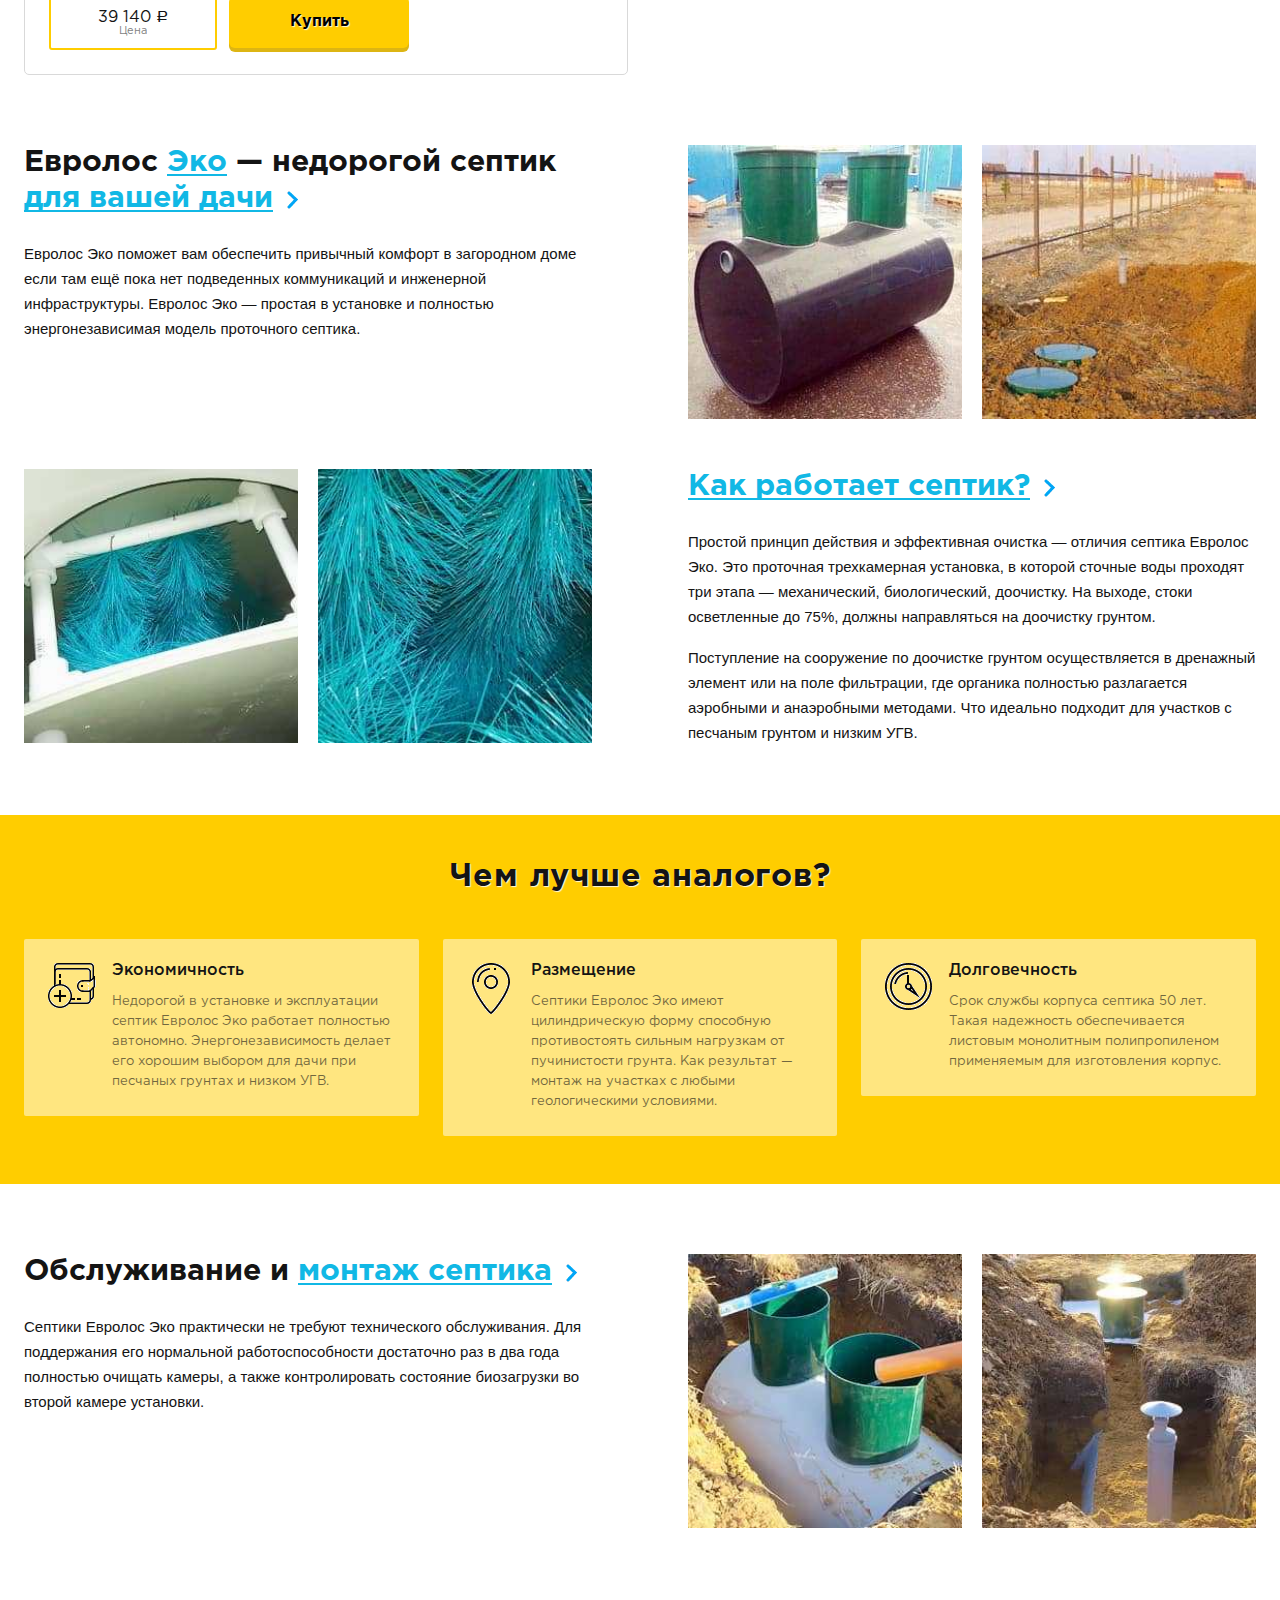
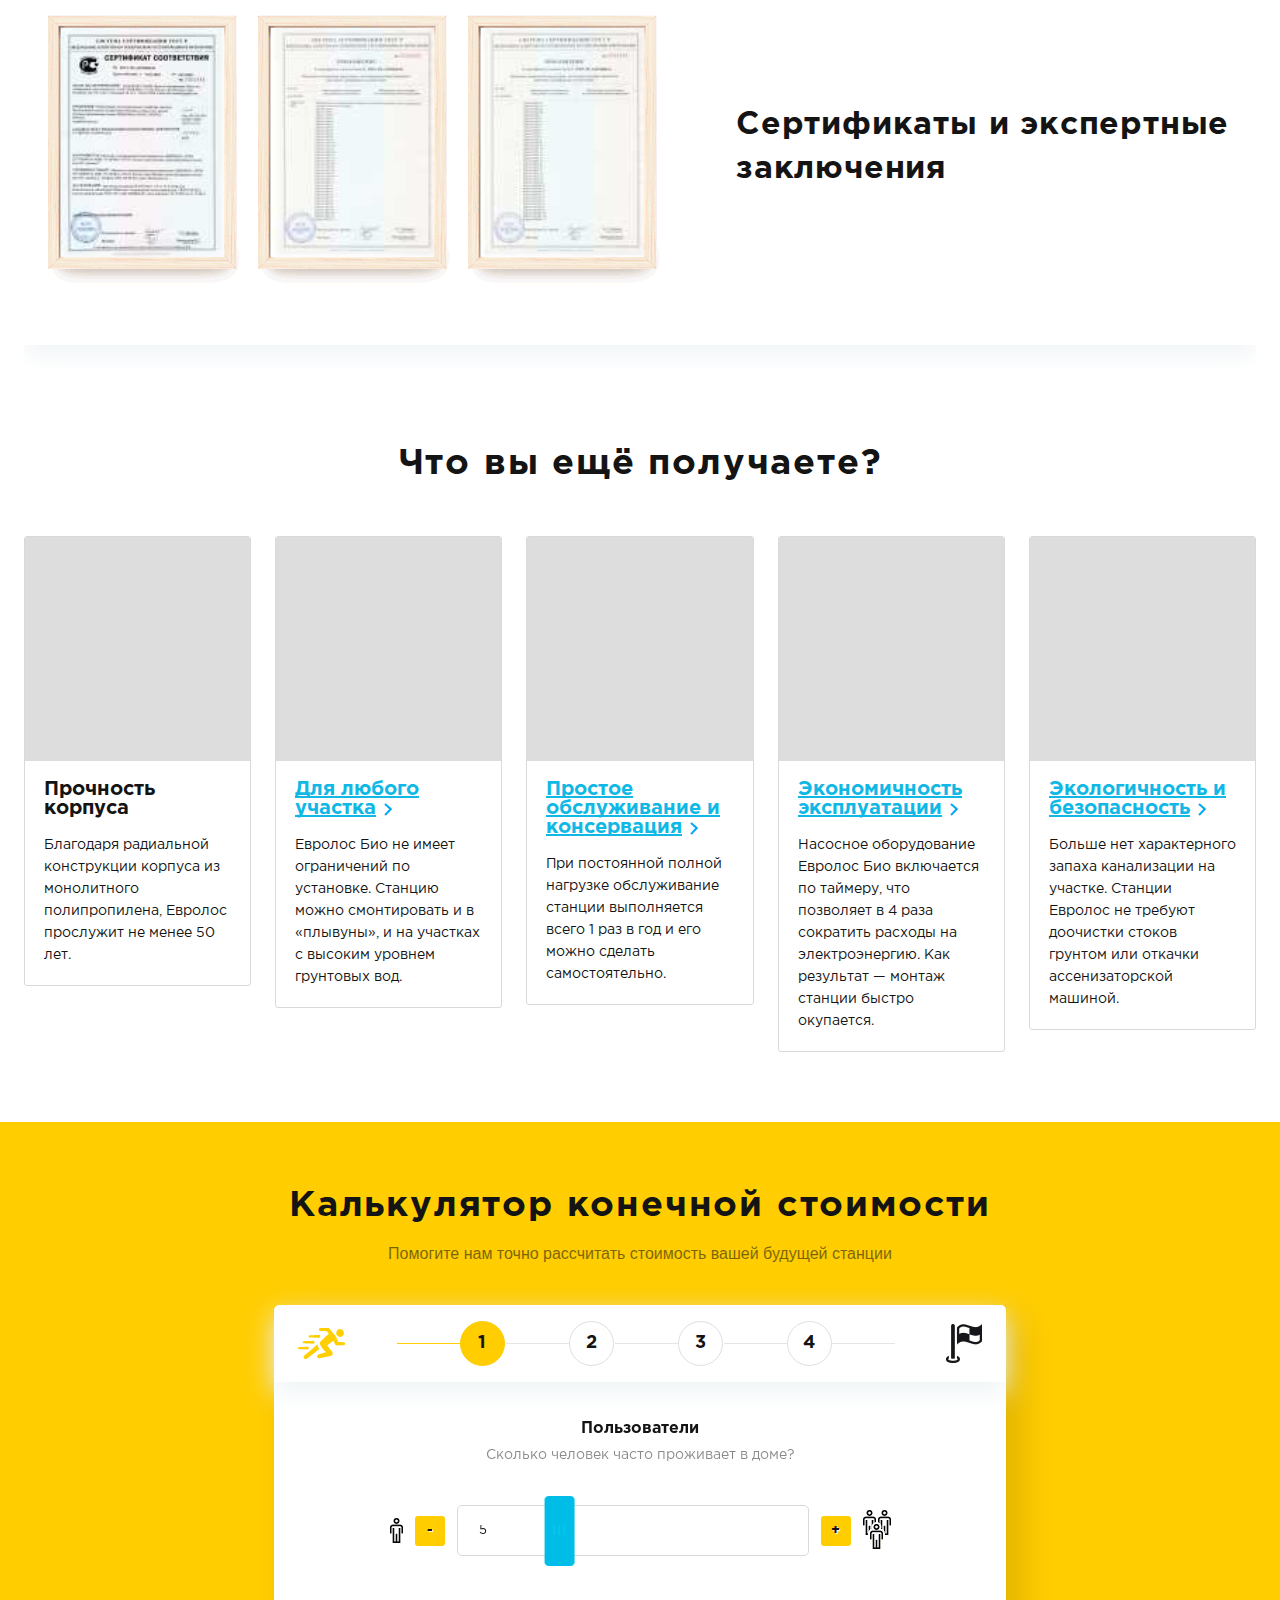
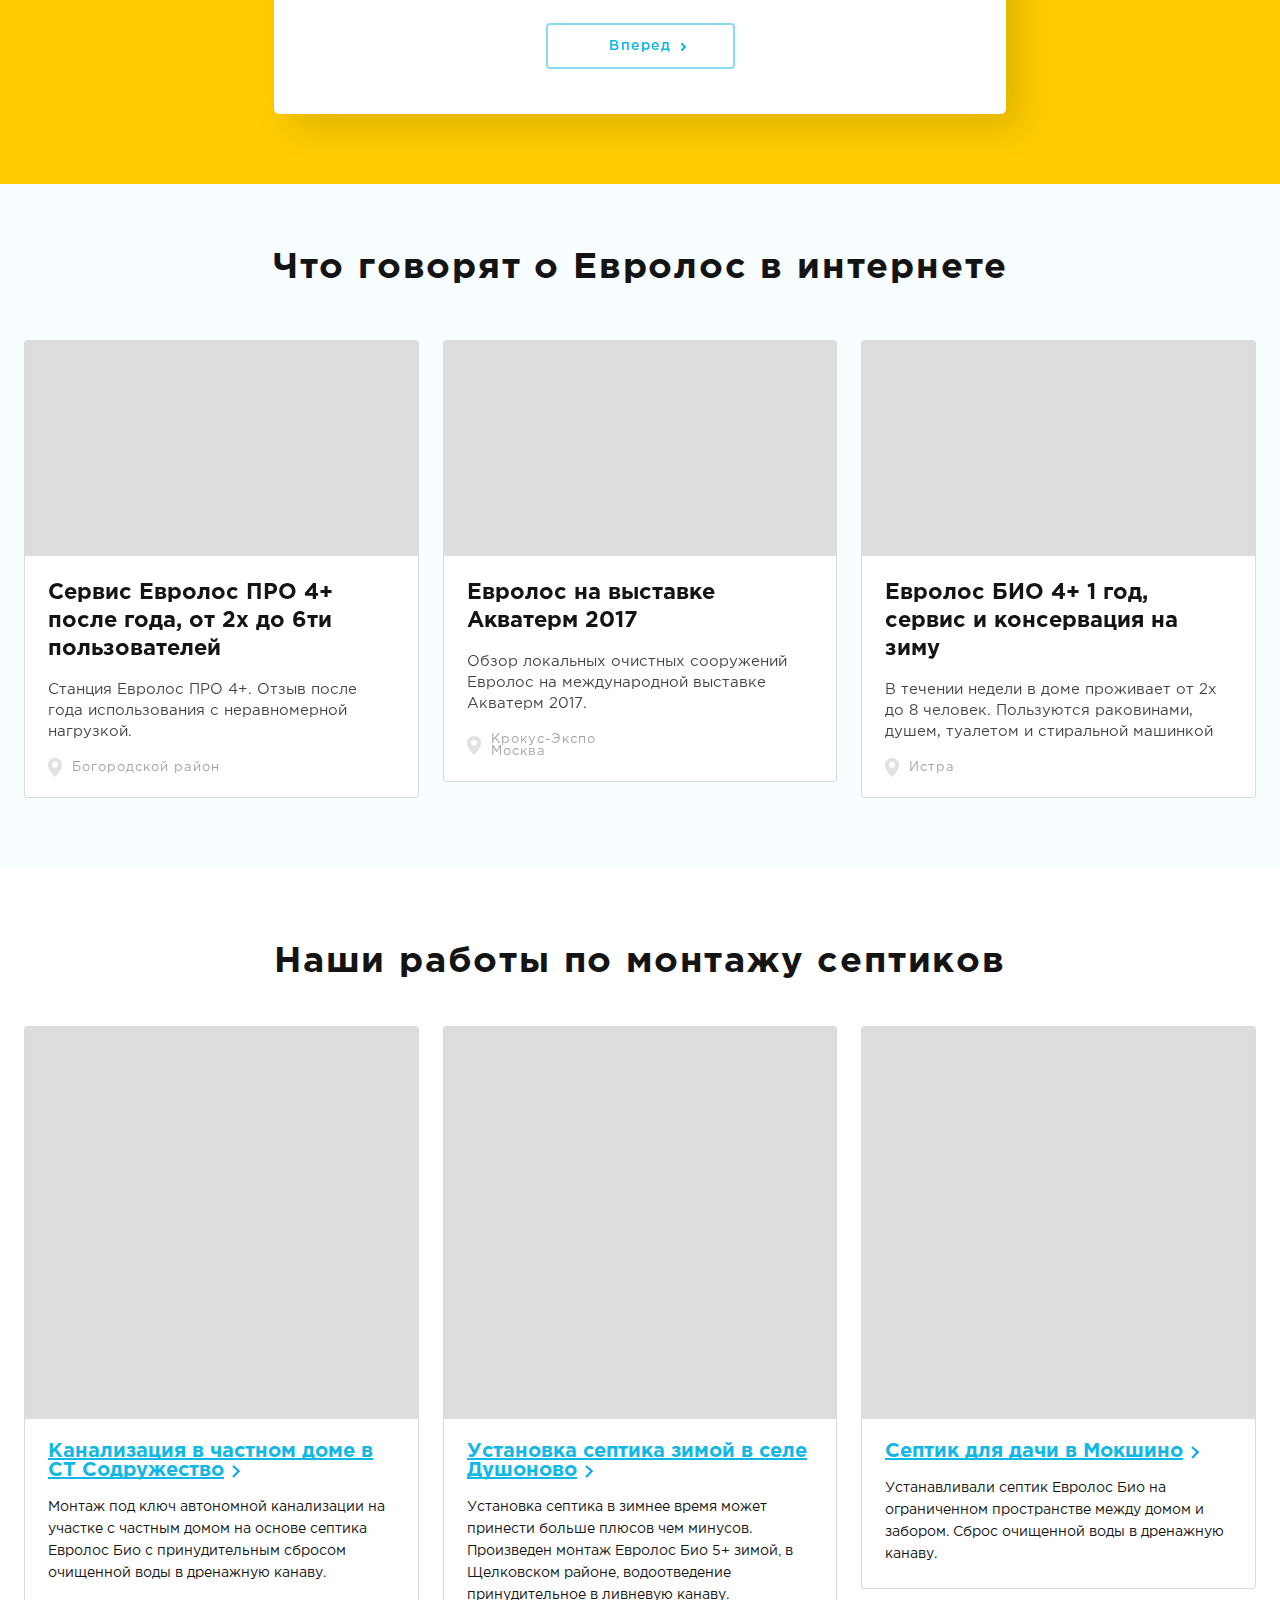
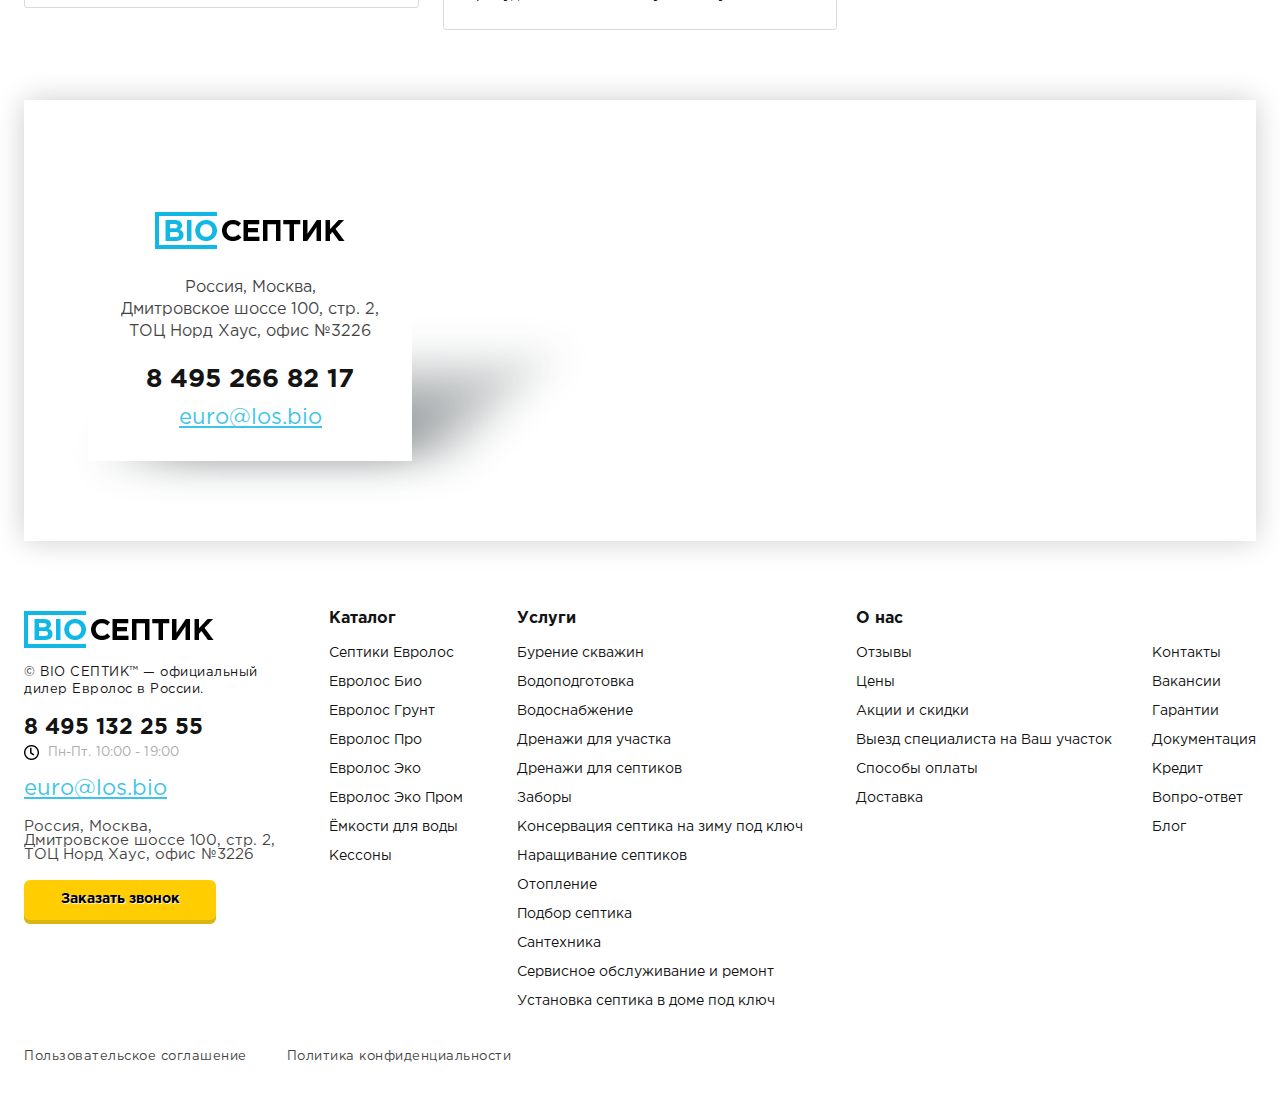
<file: product.html>
<!DOCTYPE html>
<html lang="ru">
	<head>
		<meta http-equiv="Content-Type" content="text/html; charset=utf-8">

		<!-- Адаптирование страницы для мобильных устройств -->
		<meta name="viewport" content="width=device-width, initial-scale=1, maximum-scale=1">

		<!-- Запрет распознования номера телефона -->
		<meta name="format-detection" content="telephone=no">
		<meta name="SKYPE_TOOLBAR" content ="SKYPE_TOOLBAR_PARSER_COMPATIBLE">

		<!-- Заголовок страницы -->
		<title>Заголовок страницы</title>

		<!-- Данное значение часто используют(использовали) поисковые системы -->
		<meta name="description" content="">
		<meta name="keywords" content="">

		<!-- Традиционная иконка сайта, размер 16x16, прозрачность поддерживается. Рекомендуемый формат: .ico или .png -->
		<link rel="shortcut icon" href="favicon.ico">

		<!-- Изменение цвета панели моб. браузера -->
		<meta name="msapplication-TileColor" content="#11b8e5">
		<meta name="theme-color" content="#11b8e5">

		<!-- Подключение файлов стилей -->
		<link rel="stylesheet" href="css/swiper-bundle.min.css" async>
		<link rel="stylesheet" href="css/swiper.css" async>
		<link rel="stylesheet" href="css/fancybox.css" async>
		<link rel="stylesheet" href="css/nouislider.css" async>
		<link rel="stylesheet" href="css/styles.css" async>

		<link rel="stylesheet" href="css/response_1439.css" media="print, (max-width: 1439px)" async>
		<link rel="stylesheet" href="css/response_1279.css" media="print, (max-width: 1279px)" async>
		<link rel="stylesheet" href="css/response_1023.css" media="print, (max-width: 1023px)" async>
		<link rel="stylesheet" href="css/response_767.css" media="print, (max-width: 767px)" async>
		<link rel="stylesheet" href="css/response_479.css" media="(max-width: 479px)" async>
	</head>

	<body>
		<div class="wrap">
			<div class="main">
				<div class="header_wrap no_margin">
					<header class="no_sh">
						<!-- <div class="top">
							<div class="cont big_w row">
								<nav class="menu row">
									<div class="menu_item">
										<a href="/">Cептики</a>
									</div>

									<div class="menu_item">
										<a href="/">Канализация</a>
									</div>

									<div class="menu_item">
										<a href="/">Кессоны</a>
									</div>

									<div class="menu_item">
										<a href="/">Дренаж</a>
									</div>

									<div class="menu_item">
										<a href="/">Ёмкости для воды</a>
									</div>

									<div class="menu_item">
										<a href="/">Водоподготовка</a>
									</div>

									<div class="menu_item">
										<a href="/">Бурение скважины</a>
									</div>

									<div class="menu_item">
										<a href="/">Водоснабжение</a>
									</div>

									<div class="menu_item">
										<a href="/">Сантехника</a>
									</div>

									<div class="menu_item">
										<a href="/">Отопление</a>
									</div>

									<div class="menu_item">
										<a href="/">Заборы</a>
									</div>
								</nav>
							</div>
						</div> -->

						<div class="info">
							<div class="cont big_w row">
								<a href="/" class="logo">
									<img src="images/logo.png" alt="">
								</a>

								<nav class="main_menu">
									<div class="responsive_menu row">
										<div class="item">
											<a href="/" class="sub_link">Септики</a>

											<div class="sub_menu">
												<div><a href="/">Серия Био</a></div>
												<div><a href="/">Серия Грунт</a></div>
												<div><a href="/">Серия Про</a></div>
											</div>
										</div>

										<div class="item">
											<a href="/">Ёмкости для воды</a>
										</div>

										<div class="item">
											<a href="/">Кесонны</a>
										</div>

										<div class="item">
											<a href="/">Услуги</a>
										</div>

										<div class="item">
											<a href="/">Галерея работ</a>
										</div>

										<div class="item">
											<a href="/">Цены</a>
										</div>

										<div class="item">
											<a href="/">Акции и скидки</a>
										</div>

										<div class="item">
											<a href="/" class="sub_link">О нас</a>

											<div class="sub_menu">
												<div><a href="/">Серия Био</a></div>
												<div><a href="/">Серия Грунт</a></div>
												<div><a href="/">Серия Про</a></div>
											</div>
										</div>

										<div class="item">
											<a href="/">Контакты</a>
										</div>
									</div>
								</nav>

								<div class="contacts">
									<div class="phone">
										<div><a href="tel:84951322555">8 495 132 25 55</a></div>
									</div>

									<div class="time">Пн-Пт. 10:00 - 19:00</div>
								</div>

								<button class="callback_btn modal_btn" data-modal="#callback_modal">Заказать звонок</button>

								<button class="departure_btn modal_btn" data-modal="#callback_modal">Выезд на участок</button>
							</div>
						</div>
					</header>
				</div>


				<section class="stock block">
					<div class="cont">
						<div class="title">Только в январе: <span>выгода до 29 500<span class="currency">Р</span></span>, осталось 11 дней</div>

						<div class="exp">При покупке станции Евролос Био, Про или Грунт вместе с монтажом</div>

						<div class="desc">Оставьте контактные данные и менеджер сообщит как получить выгоду</div>

						<form action="" class="form">
							<div class="line">
								<div class="field">
									<input type="text" name="" value="" class="input" placeholder="Ваше имя">
								</div>
							</div>

							<div class="line">
								<div class="field">
									<input type="tel" name="" value="" class="input" placeholder="Телефон">
								</div>
							</div>

							<div class="submit">
								<button type="submit" class="submit_btn">Получить выгоду</button>
							</div>
						</form>
					</div>
				</section>


				<section class="product_info_wrap menu_anchor_block" id="menu_anchor1">
					<section class="product_info">
						<div class="cont">
							<div class="block_head center">
								<div class="title big">Евролос Эко 3</div>

								<div class="desc big">Анаэробный энергонезависимый септик</div>
							</div>
						</div>
					</section>


					<section class="block sticky">
						<div class="cont">
							<div class="anchors">
								<div class="row">
									<button class="btn">Евролос <span class="blue">Эко</span></button>
									<button class="btn scroll_btn" data-anchor="anchor1">Цены</button>
									<button class="btn scroll_btn" data-anchor="anchor2">Характеристики</button>
									<button class="btn scroll_btn" data-anchor="anchor3">Особенности</button>
									<button class="btn scroll_btn" data-anchor="anchor4">Монтаж</button>
									<a href="/" download class="btn">Тех. паспорт <span class="pdf"></span></a>
									<a href="/" download class="btn">Схемы монтажа <span class="pdf"></span></a>
								</div>
							</div>
						</div>
					</section>


					<section class="product_info block">
						<div class="cont">
							<div class="data anchor_block" id="anchor1">
								<div class="image">
									<div class="number">3</div>

									<img data-src="images/tmp/product_img.jpg" alt="" class="lazyload">

									<div class="features">
										<div>
											<div class="val"><span>0.6 м<sup>3</sup></span> /сутки</div>
											<div class="label">Производительность</div>
										</div>

										<div>
											<div class="val">Ø <span>1.2</span> x <span>1.5</span> x <span>1.7</span> м</div>
											<div class="label">Размеры (ØxДхВ)</div>
										</div>

										<div>
											<div class="val"><span>1500</span> л</div>
											<div class="label">Объём</div>
										</div>

										<div>
											<div class="val"><span>117</span> кг</div>
											<div class="label">Вес</div>
										</div>
									</div>
								</div>

								<div class="info">
									<div class="features">
										<div>
											<div class="icon icon1"></div>
											<div><span>х3</span> человека</div>
										</div>

										<div>
											<div class="icon icon2"></div>
											<div><span>х2</span> крана</div>
										</div>

										<div>
											<div class="icon icon3"></div>
											<div><span>х1</span> туалет</div>
										</div>
									</div>

									<div class="buy">
										<div class="price">
											<div class="new">
												<div>59 565 <span class="currency">Р</span></div>
												<div class="exp">Цена по акции</div>
											</div>

											<div class="old">62 700 <span class="currency">Р</span></div>
										</div>

										<button class="buy_btn modal_btn" data-modal="#how_choose">Купить</button>
									</div>

									<div class="information">
										<div class="col">
											<div>
												<div class="icon icon1"></div>
												<div>
													<div class="name">Способ оплаты</div>

													<div class="desc">
														<div>Наличными, перевод на Карту, Счёт для оплаты через банк, Кредит или Рассрочка без %</div>
													</div>
												</div>
											</div>

											<div>
												<div class="icon icon2"></div>
												<div>
													<div class="name">Доставка</div>

													<div class="desc">
														<div>Способ получения заказа: Доставка или самовывоз.</div>

														<div>Самовывоз бесплатно.<br> Доставка до 50км (Истринский район) 2000 рублей, далее 30 рублей/км</div>
													</div>
												</div>
											</div>
										</div>

										<div class="col">
											<div>
												<div class="icon icon3"></div>
												<div>
													<div class="name">Монтаж</div>

													<div class="desc">
														<div>Товар на складе, монтаж за 1 день</div>
													</div>
												</div>
											</div>

											<div>
												<div class="icon icon4"></div>
												<div>
													<div class="name">Гарантия</div>

													<div class="desc">
														<div>Предоставляется официальная гарантия производителя на оборудование, а также гарантия на монтажные работы.</div>
													</div>
												</div>
											</div>
										</div>
									</div>
								</div>
							</div>
						</div>
					</section>


					<section class="optional_equipment block">
						<div class="cont">
							<div class="block_head center min_m">
								<div class="title">Дополнительное оборудование</div>
							</div>

							<div class="row">
								<div class="item">
									<div class="thumb">
										<img data-src="images/tmp/optional_equipment_thumb1.jpg" alt="" class="lazyload">
									</div>

									<div>
										<div class="name">Дренажный элемент ДР-1800</div>

										<div class="desc">Дренажный элемент для отвода воды в грунт либо доочистки сточных вод.</div>

										<div class="buy">
											<div class="price">
												<div class="new">
													<div>10 400 <span class="currency">Р</span></div>
													<div class="exp">Цена</div>
												</div>

											</div>

											<button class="buy_btn modal_btn" data-modal="#how_choose">Купить</button>
										</div>
									</div>
								</div>

								<div class="item">
									<div class="thumb">
										<img data-src="images/tmp/optional_equipment_thumb2.jpg" alt="" class="lazyload">
									</div>

									<div>
										<div class="name">Колодец H-2000</div>

										<div class="desc">Герметичный пластиковй колодец. Высота 2000мм, диаметр 960мм.</div>

										<div class="buy">
											<div class="price">
												<div class="new">
													<div>33 350 <span class="currency">Р</span></div>
													<div class="exp">Цена</div>
												</div>

											</div>

											<button class="buy_btn modal_btn" data-modal="#how_choose">Купить</button>
										</div>
									</div>
								</div>

								<div class="item">
									<div class="thumb">
										<img data-src="images/tmp/optional_equipment_thumb2.jpg" alt="" class="lazyload">
									</div>

									<div>
										<div class="name">Колодец H-2500</div>

										<div class="desc">Герметичный пластиковй колодец. Высота 2500мм, диаметр 960мм.</div>

										<div class="buy">
											<div class="price">
												<div class="new">
													<div>39 140 <span class="currency">Р</span></div>
													<div class="exp">Цена</div>
												</div>

											</div>

											<button class="buy_btn modal_btn" data-modal="#how_choose">Купить</button>
										</div>
									</div>
								</div>
							</div>
						</div>
					</section>


					<section class="block anchor_block" id="anchor2">
						<div class="cont">
							<div class="info_block">
								<div class="data">
									<div class="title">Евролос <span>Эко</span> — недорогой септик <button class="modal_btn" data-modal="#info_block_modal1"><span>для вашей дачи</span><i></i></a></div>

									<div class="desc">
										<p>Евролос Эко поможет вам обеспечить привычный комфорт в загородном доме если там ещё пока нет подведенных коммуникаций и инженерной инфраструктуры. Евролос Эко — простая в установке и полностью энергонезависимая модель проточного септика.</p>
									</div>
								</div>

								<div class="images">
									<div class="row">
										<img src="images/tmp/info_block_img1.jpg" alt="">
										<img src="images/tmp/info_block_img2.jpg" alt="">
									</div>
								</div>
							</div>

							<div class="info_block">
								<div class="images">
									<div class="row">
										<img src="images/tmp/info_block_img3.jpg" alt="">
										<img src="images/tmp/info_block_img4.jpg" alt="">
									</div>
								</div>

								<div class="data">
									<div class="title">
										<button class="modal_btn" data-modal="#info_block_modal2"><span>Как работает септик?</span><i></i></button>
									</div>

									<div class="desc">
										<p>Простой принцип действия и эффективная очистка — отличия септика Евролос Эко. Это проточная трехкамерная установка, в которой сточные воды проходят три этапа — механический, биологический, доочистку. На выходе, стоки осветленные до 75%, должны направляться на доочистку грунтом.</p>

										<p>Поступление на сооружение по доочистке грунтом осуществляется в дренажный элемент или на поле фильтрации, где органика полностью разлагается аэробными и анаэробными методами. Что идеально подходит для участков с песчаным грунтом и низким УГВ.</p>
									</div>
								</div>
							</div>
						</div>
					</section>


					<section class="better block anchor_block" id="anchor3">
						<div class="cont">
							<div class="data">
								<div class="block_head center min_m">
									<div class="title">Чем лучше аналогов?</div>
								</div>

								<div class="row">
									<div class="item">
										<div class="icon icon1"></div>

										<div>
											<div class="name">Экономичность</div>

											<div class="desc">Недорогой в установке и эксплуатации септик Евролос Эко работает полностью автономно. Энергонезависимость делает его хорошим выбором для дачи при песчаных грунтах и низком УГВ.</div>
										</div>
									</div>

									<div class="item">
										<div class="icon icon2"></div>

										<div>
											<div class="name">Размещение</div>

											<div class="desc">Септики Евролос Эко имеют цилиндрическую форму способную противостоять сильным нагрузкам от пучинистости грунта. Как результат — монтаж на участках с любыми геологическими условиями.</div>
										</div>
									</div>

									<div class="item">
										<div class="icon icon3"></div>

										<div>
											<div class="name">Долговечность</div>

											<div class="desc">Cрок службы корпуса септика 50 лет. Такая надежность обеспечивается листовым монолитным полипропиленом применяемым для изготовления корпус.</div>
										</div>
									</div>
								</div>
							</div>
						</div>
					</section>


					<section class="block anchor_block" id="anchor4">
						<div class="cont">
							<div class="info_block">
								<div class="data">
									<div class="title">Обслуживание и <button class="modal_btn" data-modal="#info_block_modal3"><span>монтаж септика</span><i></i></button></div>

									<div class="desc">
										<p>Септики Евролос Эко практически не требуют технического обслуживания. Для поддержания его нормальной работоспособности достаточно раз в два года полностью очищать камеры, а также контролировать состояние биозагрузки во второй камере установки.</p>
									</div>
								</div>

								<div class="images">
									<div class="row">
										<img src="images/tmp/info_block_img5.jpg" alt="">
										<img src="images/tmp/info_block_img6.jpg" alt="">
									</div>
								</div>
							</div>
						</div>
					</section>


					<section class="certs block">
						<div class="cont">
							<div class="shadow">
								<div class="row">
									<div class="block_head">
										<div class="title">Сертификаты и экспертные заключения</div>
									</div>

									<div class="images">
										<div class="row">
											<a href="images/tmp/cert_thumb1.jpg" class="fancy_img" data-fancybox="certs">
												<img src="images/tmp/cert_thumb1.jpg" alt="">
											</a>

											<a href="images/tmp/cert_thumb2.jpg" class="fancy_img" data-fancybox="certs">
												<img src="images/tmp/cert_thumb2.jpg" alt="">
											</a>

											<a href="images/tmp/cert_thumb3.jpg" class="fancy_img" data-fancybox="certs">
												<img src="images/tmp/cert_thumb3.jpg" alt="">
											</a>
										</div>
									</div>
								</div>
							</div>
						</div>
					</section>
				</section>


				<section class="portfolio block menu_anchor_block" id="menu_anchor2">
					<div class="cont">
						<div class="block_head center">
							<div class="title big">Что вы ещё получаете?</div>
						</div>

						<div class="row mini">
							<div class="item">
								<div class="thumb">
									<img data-src="images/tmp/what_you_get_thumb1.jpg" alt="" class="lazyload">
								</div>

								<div class="info">
									<div class="name">Прочность корпуса</div>

									<div class="desc">Благодаря радиальной конструкции корпуса из монолитного полипропилена, Евролос прослужит не менее 50 лет.</div>
								</div>
							</div>

							<div class="item">
								<div class="thumb">
									<img data-src="images/tmp/what_you_get_thumb2.jpg" alt="" class="lazyload">
								</div>

								<div class="info">
									<div class="name">
										<button class="modal_btn" data-modal="#what_you_get_modal1">
											<span>Для любого участка</span>
											<i></i>
										</button>
									</div>

									<div class="desc">Евролос Био не имеет ограничений по установке. Станцию можно смонтировать и в «плывуны», и на участках с высоким уровнем грунтовых вод.</div>
								</div>
							</div>

							<div class="item">
								<div class="thumb">
									<img data-src="images/tmp/what_you_get_thumb3.jpg" alt="" class="lazyload">
								</div>

								<div class="info">
									<div class="name">
										<button class="modal_btn" data-modal="#what_you_get_modal2">
											<span>Простое обслуживание и консервация</span>
											<i></i>
										</button>
									</div>

									<div class="desc">При постоянной полной нагрузке обслуживание станции выполняется всего 1 раз в год и его можно сделать самостоятельно.</div>
								</div>
							</div>

							<div class="item">
								<div class="thumb">
									<img data-src="images/tmp/what_you_get_thumb4.jpg" alt="" class="lazyload">
								</div>

								<div class="info">
									<div class="name">
										<button class="modal_btn" data-modal="#what_you_get_modal3">
											<span>Экономичность эксплуатации</span>
											<i></i>
										</button>
									</div>

									<div class="desc">Насосное оборудование Евролос Био включается по таймеру, что позволяет в 4 раза сократить расходы на электроэнергию. Как результат — монтаж станции быстро окупается.</div>
								</div>
							</div>

							<div class="item">
								<div class="thumb">
									<img data-src="images/tmp/what_you_get_thumb5.jpg" alt="" class="lazyload">
								</div>

								<div class="info">
									<div class="name">
										<button class="modal_btn" data-modal="#what_you_get_modal4">
											<span>Экологичность и безопасность</span>
											<i></i>
										</button>
									</div>

									<div class="desc">Больше нет характерного запаха канализации на участке. Станции Евролос не требуют доочистки стоков грунтом или откачки ассенизаторской машиной.</div>
								</div>
							</div>
						</div>
					</div>
				</section>


				<section class="calc menu_anchor_block" id="menu_anchor3">
					<div class="cont">
						<div class="block_head center min_m">
							<div class="title big">Калькулятор конечной стоимости</div>

							<div class="desc big">Помогите нам точно рассчитать стоимость вашей будущей станции</div>
						</div>

						<div class="data">
							<div class="head">
								<div class="start"></div>

								<div class="steps">
									<div class="item active">1</div>
									<div class="item">2</div>
									<div class="item">3</div>
									<div class="item">4</div>
								</div>

								<div class="finish"></div>
							</div>

							<div class="swiper">
								<div class="swiper-wrapper">
									<div class="swiper-slide">
										<div class="step step1">
											<div class="title">Пользователи</div>

											<div class="desc">Сколько человек часто проживает в доме?</div>

											<div class="range">
												<div class="minus">
													<div class="icon"></div>
													<button class="btn">-</button>
												</div>

												<div class="box">
													<input type="text" name="" value="5" class="input">

													<div id="nonlinear"></div>
												</div>

												<div class="plus">
													<button class="btn">+</button>
													<div class="icon"></div>
												</div>
											</div>

											<div class="btns">
												<button class="btn next_btn">
													<span>Вперед</span>
												</button>
											</div>
										</div>
									</div>

									<div class="swiper-slide">
										<div class="step step2">
											<div class="title">Точки водопотребления</div>

											<div class="water_points">
												<div class="row">
													<div class="item">
														<div class="amount">
															<button type="button" class="minus">-</button>

															<input type="text" value="1" class="input"
															  data-minimum="1" data-maximum="99" data-step="1" data-unit="" maxlength="2">

															<button type="button" class="plus">+</button>
														</div>

														<div class="icon icon1"></div>
														<div class="name">Кран</div>
													</div>

													<div class="item">
														<div class="amount">
															<button type="button" class="minus">-</button>

															<input type="text" value="1" class="input"
															  data-minimum="1" data-maximum="99" data-step="1" data-unit="" maxlength="2">

															<button type="button" class="plus">+</button>
														</div>

														<div class="icon icon2"></div>
														<div class="name">Душ, ванна или джакузи</div>
													</div>

													<div class="item">
														<div class="amount">
															<button type="button" class="minus">-</button>

															<input type="text" value="1" class="input"
															  data-minimum="1" data-maximum="99" data-step="1" data-unit="" maxlength="2">

															<button type="button" class="plus">+</button>
														</div>

														<div class="icon icon3"></div>
														<div class="name">Туалет</div>
													</div>

													<div class="item">
														<div class="amount">
															<button type="button" class="minus">-</button>

															<input type="text" value="1" class="input"
															  data-minimum="1" data-maximum="99" data-step="1" data-unit="" maxlength="2">

															<button type="button" class="plus">+</button>
														</div>

														<div class="icon icon4"></div>
														<div class="name">Стиральная или посудомоечная машина</div>
													</div>
												</div>
											</div>

											<div class="btns">
												<button class="btn prev_btn">
													<span>Назад</span>
												</button>

												<button class="btn next_btn">
													<span>Вперед</span>
												</button>
											</div>
										</div>
									</div>

									<div class="swiper-slide">
										<div class="step step3">
											<div class="title">Кто будет делать монтаж?</div>

											<div class="who_will_do">
												<label>
													<input type="radio" name="who_will_do">
													<div>Самостоятельно</div>
												</label>

												<label>
													<input type="radio" name="who_will_do" checked>
													<div>Заказать монтаж</div>
												</label>
											</div>

											<div class="btns">
												<button class="btn prev_btn">
													<span>Назад</span>
												</button>

												<button class="btn next_btn">
													<span>Вперед</span>
												</button>
											</div>
										</div>
									</div>

									<div class="swiper-slide">
										<div class="step step4">
											<div class="title">Расчёт доставки от МКАД</div>

											<form action="" class="form">
												<div class="line">
													<div class="field">
														<input type="text" name="" value="" class="input">
													</div>

													<div class="exp">Укажите населенный пункт для расчета доставки</div>
												</div>
											</form>

											<div class="btns">
												<button class="btn prev_btn">
													<span>Назад</span>
												</button>

												<button class="btn next_btn">
													<span>Вперед</span>
												</button>
											</div>
										</div>
									</div>

									<div class="swiper-slide">
										<div class="step step5">
											<div class="title">Расчёт стоимости</div>

											<div class="desc">Укажите контактные данные для получения конечной стоимости</div>

											<form action="" class="form">
												<div class="line">
													<div class="field">
														<input type="text" name="" value="" class="input" placeholder="Ваше имя">
													</div>
												</div>

												<div class="line">
													<div class="field">
														<input type="tel" name="" value="" class="input" placeholder="Телефон">
													</div>
												</div>

												<div class="submit">
													<button type="submit" class="submit_btn">Получить расчёт стоимости</button>
												</div>
											</form>
										</div>
									</div>
								</div>
							</div>
						</div>
					</div>
				</section>


				<section class="internet block menu_anchor_block" id="menu_anchor4">
					<div class="cont">
						<div class="block_head center">
							<div class="title big">Что говорят о Евролос в интернете</div>
						</div>

						<div class="swiper">
							<div class="swiper-wrapper">
								<div class="swiper-slide">
									<a href="/" class="item" target="_blank" rel="noopener nofollow">
										<div class="thumb">
											<img data-src="images/tmp/internet_thumb1.jpg" alt="" class="lazyload">
										</div>

										<div class="info">
											<div class="name">Сервис Евролос ПРО 4+ после года, от 2х до 6ти пользователей</div>

											<div class="desc">Станция Евролос ПРО 4+. Отзыв после года использования с неравномерной нагрузкой.</div>

											<div class="location">Богородской район</div>
										</div>
									</a>
								</div>

								<div class="swiper-slide">
									<a href="/" class="item" target="_blank" rel="noopener nofollow">
										<div class="thumb">
											<img data-src="images/tmp/internet_thumb2.jpg" alt="" class="lazyload">
										</div>

										<div class="info">
											<div class="name">Евролос на выставке Акватерм 2017</div>

											<div class="desc">Обзор локальных очистных сооружений Евролос на международной выставке Акватерм 2017.</div>

											<div class="location">Крокус-Экспо<br> Москва</div>
										</div>
									</a>
								</div>

								<div class="swiper-slide">
									<a href="/" class="item" target="_blank" rel="noopener nofollow">
										<div class="thumb">
											<img data-src="images/tmp/internet_thumb3.jpg" alt="" class="lazyload">
										</div>

										<div class="info">
											<div class="name">Евролос БИО 4+ 1 год, сервис и консервация на зиму</div>

											<div class="desc">В течении недели в доме проживает от 2х до 8 человек. Пользуются раковинами, душем, туалетом и стиральной машинкой</div>

											<div class="location">Истра</div>
										</div>
									</a>
								</div>

								<div class="swiper-slide">
									<a href="/" class="item" target="_blank" rel="noopener nofollow">
										<div class="thumb">
											<img data-src="images/tmp/internet_thumb1.jpg" alt="" class="lazyload">
										</div>

										<div class="info">
											<div class="name">Сервис Евролос ПРО 4+ после года, от 2х до 6ти пользователей</div>

											<div class="desc">Станция Евролос ПРО 4+. Отзыв после года использования с неравномерной нагрузкой.</div>

											<div class="location">Богородской район</div>
										</div>
									</a>
								</div>

								<div class="swiper-slide">
									<a href="/" class="item" target="_blank" rel="noopener nofollow">
										<div class="thumb">
											<img data-src="images/tmp/internet_thumb2.jpg" alt="" class="lazyload">
										</div>

										<div class="info">
											<div class="name">Евролос на выставке Акватерм 2017</div>

											<div class="desc">Обзор локальных очистных сооружений Евролос на международной выставке Акватерм 2017.</div>

											<div class="location">Крокус-Экспо<br> Москва</div>
										</div>
									</a>
								</div>

								<div class="swiper-slide">
									<a href="/" class="item" target="_blank" rel="noopener nofollow">
										<div class="thumb">
											<img data-src="images/tmp/internet_thumb3.jpg" alt="" class="lazyload">
										</div>

										<div class="info">
											<div class="name">Евролос БИО 4+ 1 год, сервис и консервация на зиму</div>

											<div class="desc">В течении недели в доме проживает от 2х до 8 человек. Пользуются раковинами, душем, туалетом и стиральной машинкой</div>

											<div class="location">Истра</div>
										</div>
									</a>
								</div>
							</div>

							<div class="swiper-button-prev"></div>
							<div class="swiper-button-next"></div>
						</div>
					</div>
				</section>


				<section class="portfolio block">
					<div class="cont">
						<div class="block_head min_m center">
							<div class="title big">Наши работы по монтажу септиков</div>
						</div>

						<div class="row">
							<div class="item">
								<a href="/" class="thumb">
									<img data-src="images/tmp/portfolio_thumb1.jpg" alt="" class="lazyload">
								</a>

								<div class="info">
									<div class="name">
										<a href="/">
											<span>Канализация в частном доме в СТ Содружество</span>
											<i></i>
										</a>
									</div>

									<div class="desc">Монтаж под ключ автономной канализации на участке с частным домом на основе септика Евролос Био с принудительным сбросом очищенной воды в дренажную канаву.</div>
								</div>
							</div>

							<div class="item">
								<a href="/" class="thumb">
									<img data-src="images/tmp/portfolio_thumb2.jpg" alt="" class="lazyload">
								</a>

								<div class="info">
									<div class="name">
										<a href="/">
											<span>Установка септика зимой в селе Душоново</span>
											<i></i>
										</a>
									</div>

									<div class="desc">Установка септика в зимнее время может принести больше плюсов чем минусов. Произведен монтаж Евролос Био 5+ зимой, в Щелковском районе, водоотведение принудительное в ливневую канаву.</div>
								</div>
							</div>

							<div class="item">
								<a href="/" class="thumb">
									<img data-src="images/tmp/portfolio_thumb3.jpg" alt="" class="lazyload">
								</a>

								<div class="info">
									<div class="name">
										<a href="/">
											<span>Септик для дачи в Мокшино</span>
											<i></i>
										</a>
									</div>

									<div class="desc">Устанавливали септик Евролос Био на ограниченном пространстве между домом и забором. Сброс очищенной воды в дренажную канаву.</div>
								</div>
							</div>
						</div>
					</div>
				</section>


				<section class="contacts_block block menu_anchor_block" id="menu_anchor5">
					<div class="cont">
						<div class="map_wrap">
							<div class="map">
								<script type="text/javascript" charset="utf-8" async src="https://api-maps.yandex.ru/services/constructor/1.0/js/?um=constructor%3A24UogvbGlin68wvWplgRcZwzpV88_vRI&amp;width=100%25&amp;height=100%25&amp;lang=ru_RU&amp;scroll=false"></script>
							</div>

							<div class="data"><div>
								<div class="logo">
									<img src="images/logo.png" alt="">
								</div>

								<div class="address">Россия, Москва,<br> Дмитровское шоссе 100, стр. 2,<br> ТОЦ Норд Хаус, офис №3226</div>

								<div class="phone">
									<a href="tel:84952668217">8 495 266 82 17</a>
								</div>

								<div class="email">
									<a href="mailto:euro@los.bio">euro@los.bio</a>
								</div>
							</div></div>
						</div>
					</div>
				</section>
			</div>


			<footer>
				<div class="cont row">
					<div class="col">
						<div class="logo">
							<img src="images/logo.png" alt="">
						</div>

						<div class="copyright">&copy; BIO СЕПТИК™ — официальный дилер Евролос в России.</div>

						<div class="contacts">
							<div class="phone">
								<div><a href="tel:84951322555">8 495 132 25 55</a></div>
							</div>

							<div class="time">Пн-Пт. 10:00 - 19:00</div>

							<div class="email">
								<a href="mailto:euro@los.bio">euro@los.bio</a>
							</div>

							<div class="location">Россия, Москва,<br> Дмитровское шоссе 100, стр. 2,<br> ТОЦ Норд Хаус, офис №3226</div>

							<button class="callback_btn modal_btn" data-modal="#callback_modal">Заказать звонок</button>
						</div>
					</div>

					<div class="menu">
						<div class="title">Каталог</div>

						<div class="items">
							<div><a href="/">Септики Евролос</a></div>
							<div><a href="/">Евролос Био</a></div>
							<div><a href="/">Евролос Грунт</a></div>
							<div><a href="/">Евролос Про</a></div>
							<div><a href="/">Евролос Эко</a></div>
							<div><a href="/">Евролос Эко Пром</a></div>
							<div><a href="/">Ёмкости для воды</a></div>
							<div><a href="/">Кессоны</a></div>
						</div>
					</div>

					<div class="menu">
						<div class="title">Услуги</div>

						<div class="items">
							<div><a href="/">Бурение скважин</a></div>
							<div><a href="/">Водоподготовка</a></div>
							<div><a href="/">Водоснабжение</a></div>
							<div><a href="/">Дренажи для участка</a></div>
							<div><a href="/">Дренажи для септиков</a></div>
							<div><a href="/">Заборы</a></div>
							<div><a href="/">Консервация септика на зиму под ключ</a></div>
							<div><a href="/">Наращивание септиков</a></div>
							<div><a href="/">Отопление</a></div>
							<div><a href="/">Подбор септика</a></div>
							<div><a href="/">Сантехника</a></div>
							<div><a href="/">Сервисное обслуживание и ремонт</a></div>
							<div><a href="/">Установка септика в доме под ключ</a></div>
						</div>
					</div>

					<div class="menu">
						<div class="title">О нас</div>

						<div class="items columns">
							<div>
								<div><a href="/">Отзывы</a></div>
								<div><a href="/">Цены</a></div>
								<div><a href="/">Акции и скидки</a></div>
								<div><a href="/">Выезд специалиста на Ваш участок</a></div>
								<div><a href="/">Способы оплаты</a></div>
								<div><a href="/">Доставка</a></div>
							</div>

							<div>
								<div><a href="/">Контакты</a></div>
								<div><a href="/">Вакансии</a></div>
								<div><a href="/">Гарантии</a></div>
								<div><a href="/">Документация</a></div>
								<div><a href="/">Кредит</a></div>
								<div><a href="/">Вопро-ответ</a></div>
								<div><a href="/">Блог</a></div>
							</div>
						</div>
					</div>

					<div class="links">
						<div><a href="/">Пользовательское соглашение</a></div>
						<div><a href="/">Политика конфиденциальности</a></div>
					</div>
				</div>
			</footer>
		</div>


		<div class="overlay"></div>


		<section class="modal" id="callback_modal">
			<button class="close_btn"></button>

			<div class="scroll">
				<div class="modal_title">Обратный звонок</div>

				<div class="modal_desc">Оставьте заявку на обратный звонок и с вами свяжется первый освободившийся менеджер.</div>

				<form action="" class="form">
					<div class="line">
						<div class="field">
							<input type="text" name="" value="" class="input" placeholder="Ваше имя">
						</div>
					</div>

					<div class="line">
						<div class="field">
							<input type="tel" name="" value="" class="input" placeholder="Телефон">
						</div>
					</div>

					<div class="submit">
						<button type="submit" class="submit_btn">Отправить</button>
					</div>
				</form>
			</div>
		</section>


		<section class="modal" id="how_choose">
			<button class="close_btn"></button>

			<div class="scroll">
				<div class="steps">
					<div class="step step1">
						<div class="number"></div>

						<div class="modal_title">Как выбрать септик один раз и навсегда</div>

						<div class="modal_desc">Отправьте заявку и получите бесплатную консультацию у вашего менеджера по телефону</div>

						<form action="" class="form">
							<div class="line">
								<div class="field">
									<input type="text" name="" value="" class="input" placeholder="Ваше имя">
								</div>
							</div>

							<div class="line">
								<div class="field">
									<input type="tel" name="" value="" class="input" placeholder="Телефон">
								</div>
							</div>

							<div class="submit">
								<button type="submit" class="submit_btn">Получить консультацию</button>
							</div>
						</form>
					</div>

					<div class="step step2">
						<div class="number"></div>

						<div class="modal_title">Замер</div>

						<div class="data">
							<div class="image manager"></div>

							<div class="text_block">
								<p>Наш инженер бесплатно приедет к вам на участок и вместе с вами определит — где лучше установить станцию и составит подробную схему монтажа.</p>
							</div>
						</div>
					</div>

					<div class="step step3">
						<div class="number"></div>

						<div class="modal_title">Договор</div>

						<div class="data">
							<div class="image">
								<img data-src="images/tmp/order_img.jpg" alt="" class="lazyload">
							</div>

							<div class="text_block">
								<p>Инженер приезжает сразу с договором, и вы можете заключить его на месте, либо приехать в офис позже.</p>
							</div>
						</div>
					</div>

					<div class="step step4">
						<div class="number"></div>

						<div class="modal_title">Монтаж</div>

						<div class="text_block">
							<p>В назначенный в договоре день вам привезут станцию, а затем произведут монтаж и запуск.</p>
						</div>

						<div class="images">
							<div class="row">
								<img src="images/tmp/installation_img1.jpg" alt="">
								<img src="images/tmp/installation_img2.jpg" alt="">
							</div>
						</div>
					</div>

					<div class="step step4">
						<div class="number"></div>

						<div class="modal_title">Гарантия</div>

						<div class="text_block">
							<p>Вы получаете гарантию на станцию и на монтажные работы и теперь можете без забот наслаждаться комфортом в вашем загородном доме!</p>
						</div>
					</div>
				</div>
			</div>
		</section>


		<section class="modal what_you_get_modal" id="what_you_get_modal1">
			<button class="close_btn"></button>

			<div class="scroll">
				<div class="modal_title">Для любого участка</div>

				<div class="text_block">
					<p>Локальная станция очистки сточных вод Евролос Био не имеет ограничений по установке. Станцию можно смонтировать и в «плывуны», и на участках с высоким уровнем грунтовых вод.</p>

					<div class="gallery">
						<div class="row">
							<a href="images/tmp/what_you_get_gallery_thumb1.jpg" class="fancy_img" data-fanybox="what_you_get_gallery1">
								<img src="images/tmp/what_you_get_gallery_thumb1.jpg" alt="">
							</a>

							<a href="images/tmp/what_you_get_gallery_thumb2.jpg" class="fancy_img" data-fanybox="what_you_get_gallery1">
								<img src="images/tmp/what_you_get_gallery_thumb2.jpg" alt="">
							</a>

							<a href="images/tmp/what_you_get_gallery_thumb3.jpg" class="fancy_img" data-fanybox="what_you_get_gallery1">
								<img src="images/tmp/what_you_get_gallery_thumb3.jpg" alt="">
							</a>

							<a href="images/tmp/what_you_get_gallery_thumb4.jpg" class="fancy_img" data-fanybox="what_you_get_gallery1">
								<img src="images/tmp/what_you_get_gallery_thumb4.jpg" alt="">
							</a>

							<a href="images/tmp/what_you_get_gallery_thumb5.jpg" class="fancy_img" data-fanybox="what_you_get_gallery1">
								<img src="images/tmp/what_you_get_gallery_thumb5.jpg" alt="">
							</a>

							<a href="images/tmp/what_you_get_gallery_thumb6.jpg" class="fancy_img" data-fanybox="what_you_get_gallery1">
								<img src="images/tmp/what_you_get_gallery_thumb6.jpg" alt="">
							</a>
						</div>
					</div>

					<p>Станция способна выдержать огромную нагрузку грунта с любой стороны и не выталкивается на поверхность даже при монтаже без якорения. Обратная засыпка котлована песчано-цементной смесью необходима только при сложных типах грунта, таких как «плывун».</p>
				</div>

				<button class="btn modal_btn" data-modal="#how_choose">Как заказать?</button>
			</div>
		</section>


		<section class="modal what_you_get_modal" id="what_you_get_modal2">
			<button class="close_btn"></button>

			<div class="scroll">
				<div class="modal_title">Простое обслуживание и консервация</div>

				<div class="text_block">
					<p>При постоянной полной нагрузке техническое обслуживание станции выполняется всего 1 раз в год и его можно сделать самостоятельно.</p>

					<div class="gallery">
						<div class="row">
							<a href="images/tmp/what_you_get_gallery_thumb7.jpg" class="fancy_img" data-fanybox="what_you_get_gallery2">
								<img src="images/tmp/what_you_get_gallery_thumb7.jpg" alt="">
							</a>

							<a href="images/tmp/what_you_get_gallery_thumb8.jpg" class="fancy_img" data-fanybox="what_you_get_gallery2">
								<img src="images/tmp/what_you_get_gallery_thumb8.jpg" alt="">
							</a>
						</div>
					</div>

					<p>Вы уезжаете на зиму в город? Это не проблема!</p>

					<p>Произвести консервацию и отключить станцию возможно без привлечения специалистов, а после включения Евролос выйдет на рабочий режим очистки самостоятельно через 1-2 недели.</p>
				</div>

				<button class="btn modal_btn" data-modal="#how_choose">Как заказать?</button>
			</div>
		</section>


		<section class="modal what_you_get_modal" id="what_you_get_modal3">
			<button class="close_btn"></button>

			<div class="scroll">
				<div class="modal_title">Экономичность эксплуатации</div>

				<div class="text_block">
					<p>Насосное оборудование Евролос Био включается по таймеру, что позволяет в 4 раза сократить расходы на электроэнергию. Как результат — монтаж станции быстро окупается.</p>

					<div class="gallery">
						<div class="row">
							<a href="images/tmp/what_you_get_gallery_thumb9.jpg" class="fancy_img" data-fanybox="what_you_get_gallery3">
								<img src="images/tmp/what_you_get_gallery_thumb9.jpg" alt="">
							</a>

							<a href="images/tmp/what_you_get_gallery_thumb10.jpg" class="fancy_img" data-fanybox="what_you_get_gallery3">
								<img src="images/tmp/what_you_get_gallery_thumb10.jpg" alt="">
							</a>
						</div>
					</div>

					<p>Кроме того, все станции локальной очистки Евролос имеют невысокую эксплуатационную стоимость. Кроме того, очищенные стоки можно использовать в технических целях, например вам больше не придется расходовать питьевую воду для полива газона.</p>
				</div>

				<button class="btn modal_btn" data-modal="#how_choose">Как заказать?</button>
			</div>
		</section>


		<section class="modal what_you_get_modal" id="what_you_get_modal4">
			<button class="close_btn"></button>

			<div class="scroll">
				<div class="modal_title">Экологичность и безопасность</div>

				<div class="text_block">
					<p>Больше нет беспокойства и нет характерного запаха канализации на участке. Станции Евролос не требуют доочистки стоков грунтом или их регулярной откачки ассенизаторской машиной.</p>

					<div class="gallery">
						<div class="row">
							<a href="images/tmp/what_you_get_gallery_thumb11.jpg" class="fancy_img" data-fanybox="what_you_get_gallery4">
								<img src="images/tmp/what_you_get_gallery_thumb11.jpg" alt="">
							</a>
						</div>
					</div>

					<p>Очищенные стоки прозрачные, не имеют запаха и могут безопасно сбрасываться на рельеф или использоваться в технических целях, например для полива газона.</p>
				</div>

				<button class="btn modal_btn" data-modal="#how_choose">Как заказать?</button>
			</div>
		</section>


		<section class="modal info_block_modal" id="info_block_modal1">
			<button class="close_btn"></button>

			<div class="scroll">
				<div class="modal_title">Евролос <span>Эко</span> — недорогой септик для вашей дачи</div>

				<div class="text_block">
					<p>Евролос Эко поможет вам обеспечить привычный комфорт в загородном доме если там ещё пока нет подведенных коммуникаций и инженерной инфраструктуры. Евролос Эко — простая в установке и полностью энергонезависимая модель проточного септика.</p>

					<p>С ее помощью можно создать полноценную систему канализации в загородном доме как с сезонным, так и с постоянным проживанием.</p>

					<p>Широкий модельный ряд позволяет подобрать оборудование и для небольшого домика с одним санузлом и двумя кранами, и для загородного коттеджа, в котором проживает до 20 человек.</p>
				</div>

				<button class="btn modal_btn" data-modal="#how_choose">Как заказать?</button>
			</div>
		</section>


		<section class="modal info_block_modal" id="info_block_modal2">
			<button class="close_btn"></button>

			<div class="scroll">
				<div class="modal_title">Как работает Евролос <span>Эко</span>?</div>

				<div class="text_block">
					<p>В септиках проточного типа очищение стоков происходит за счет анаэробных бактерий. После предварительного осветления стоков, вода из септика должна направляться в дренажный элемент, на аэрационное поле или фильтрационную траншею, где стоки проходят дополнительную очистку грунтом.</p>

					<p>Корпус Евролос ЭКО представляет собой горизонтальную цилиндрическую емкость изготовленную из высококачественного монолитного полипропилена. Благодаря его малому весу для доставки и монтажа не требуется применение специальной грузоподъемной техники. Для того чтобы септик мог выдерживать постоянное давление грунта, внутри корпуса предусмотрены специальные ребра жесткости.</p>

					<img src="images/tmp/info_block_modal_img.png" alt="">

					<p>Емкость септика, разделенная ребрами на три отсека, оборудована переливами особой формы и технологическими люками, а также входными и выходными отверстиями.</p>

					<ul>
						<li>В первом отсеке происходит первичное отстаивание сточных вод, где грубодисперсные примеси оседают на дно;</li>

						<li>Во втором отсеке, за счет деятельности анаэробных бактерий, которые располагаются на биологической загрузке происходит биоочистка стоков;</li>

						<li>В третьем отсеке — происходит полное осветвление стоков разрешенных, для отвода на дофильтрацию в грунт.</li>
					</ul>

					<p>Такая конструкция обеспечивает эффективную очистку стоков, а результат соответствует установленным санитарно-гигиеническим требованиям Сан Пин 2.1.5.980-00 «Гигиенические требования к охране поверхностных вод».</p>

					<h2>Доочистка сточных вод</h2>

					<p>На выходе из септика осветленные стоки очищены на 65-75%, далее должны направляться на специальные системы дополнительной фильтрации грунтом. Сооружения почвенной доочистки бывают разных типов: дренажный элемент, аэрационное поле или фильтрационная траншея.</p>

					<img src="images/tmp/info_block_modal_img2.png" alt="">

					<p>Дренажный элемент представляет собой ёмкость формы усеченной пирамиды без дна, располагающуюся на подушке из щебня. Через всю длину проходит дренажная труба, посредством которой самотеком сбрасывается вода.</p>

					<p>Так как система полностью вентилируемая, то на поверхности щебня образуются аэробные бактерии. Путём взаимодействия с кислородом происходит окислительный процесс нитрификации. Далее вода впитывается в почву, запускается процесс денитрификации.</p>

					<p>Таким образом, получается, что в полном цикле очистки сточных вод участвуют как анаэробные, так и аэробные бактерии. Этим и достигается 100% осветление, очистка и утилизация сточных вод.</p>
				</div>

				<button class="btn modal_btn" data-modal="#how_choose">Как заказать?</button>
			</div>
		</section>


		<section class="modal info_block_modal" id="info_block_modal3">
			<button class="close_btn"></button>

			<div class="scroll">
				<div class="modal_title">Обслуживание</div>

				<div class="text_block">
					<p>Септики Евролос Эко практически не требуют технического обслуживания. Для поддержания его нормальной работоспособности достаточно раз в два года полностью очищать камеры, а также контролировать состояние биозагрузки во второй камере установки.</p>

					<p>Выполнения этих простых операций достаточно для того, чтобы септик бесперебойно работал долгие годы.</p>

					<h2>Монтаж</h2>

					<p>Септики Евролос Эко могут устанавливаться на любых грунтах, но лучше всего они подходят для песчаных участков. Такие почвы хорошо дренируют, а значит дренажные элементы будут меньше заиливаться и дольше служить без очистки и обслуживания.</p>

					<div class="gallery">
						<div class="row">
							<a href="images/tmp/info_block_modal_gallery_thumb1.jpg" class="fancy_img" data-fanybox="info_block_gallery1">
								<img src="images/tmp/info_block_modal_gallery_thumb1.jpg" alt="">
							</a>

							<a href="images/tmp/info_block_modal_gallery_thumb2.jpg" class="fancy_img" data-fanybox="info_block_gallery1">
								<img src="images/tmp/info_block_modal_gallery_thumb2.jpg" alt="">
							</a>
						</div>
					</div>

					<p>Септики Евролос Эко просты в монтаже, их можно установить своими руками. Установка осуществляется в котлован строго горизонтально. После подключения коммуникаций выполняется обратная засыпка оборудования. Вы можете сэкономить время и силы, заказав у нас шеф-монтаж. Наши специалисты выполнят все работы, установят септик и дренажные элементы.</p>
				</div>

				<button class="btn modal_btn" data-modal="#how_choose">Как заказать?</button>
			</div>
		</section>


		<!-- Подключение javascript файлов -->
		<script src="js/jquery-3.6.3.min.js"></script>
		<script src="js/functions.js"></script>
		<script src="js/swiper-bundle.min.js"></script>
		<script src="js/fancybox.min.js"></script>
		<script src="js/imask.js"></script>
		<script src="js/hc-sticky.js"></script>
		<script src="js/responsiveMenu.js"></script>
		<script src="js/nouislider.min.js"></script>
		<script src="js/in-view.min.js"></script>
		<script src="js/scripts.js"></script>
	</body>
</html>
</file>
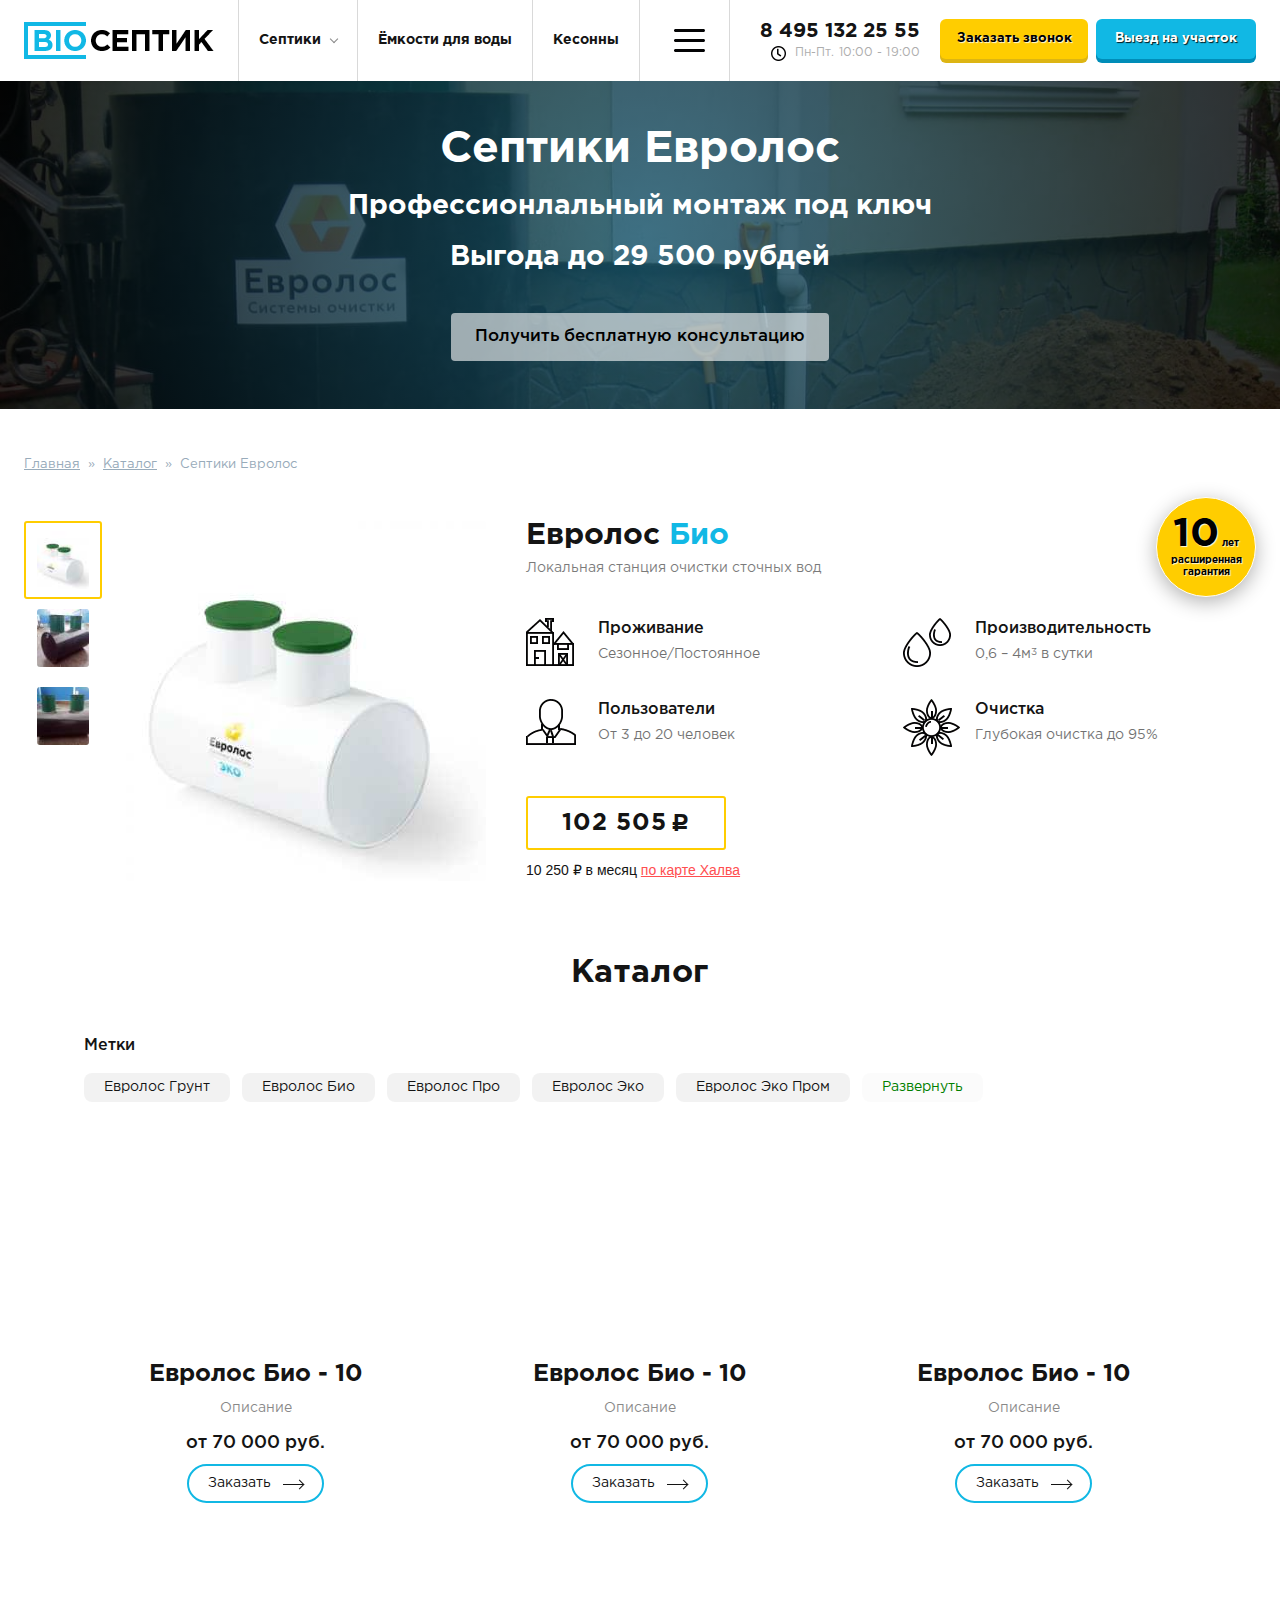
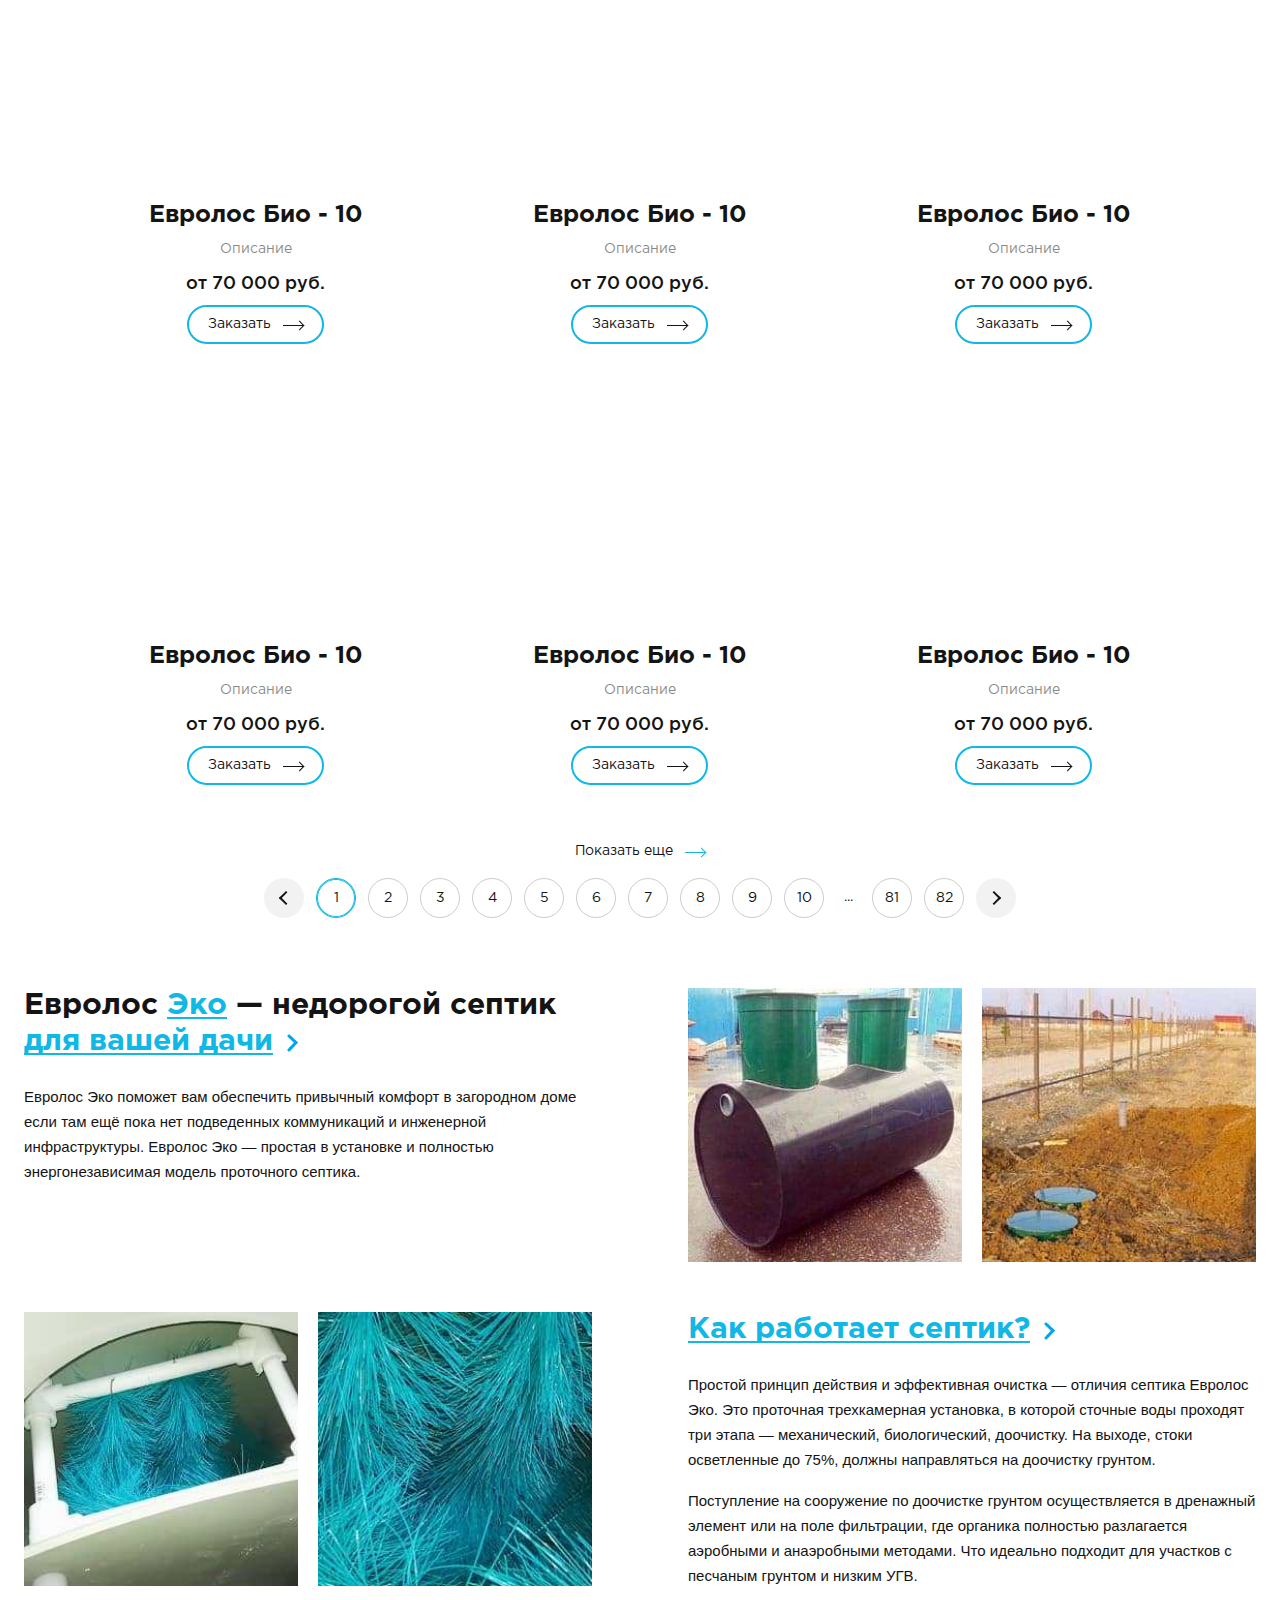
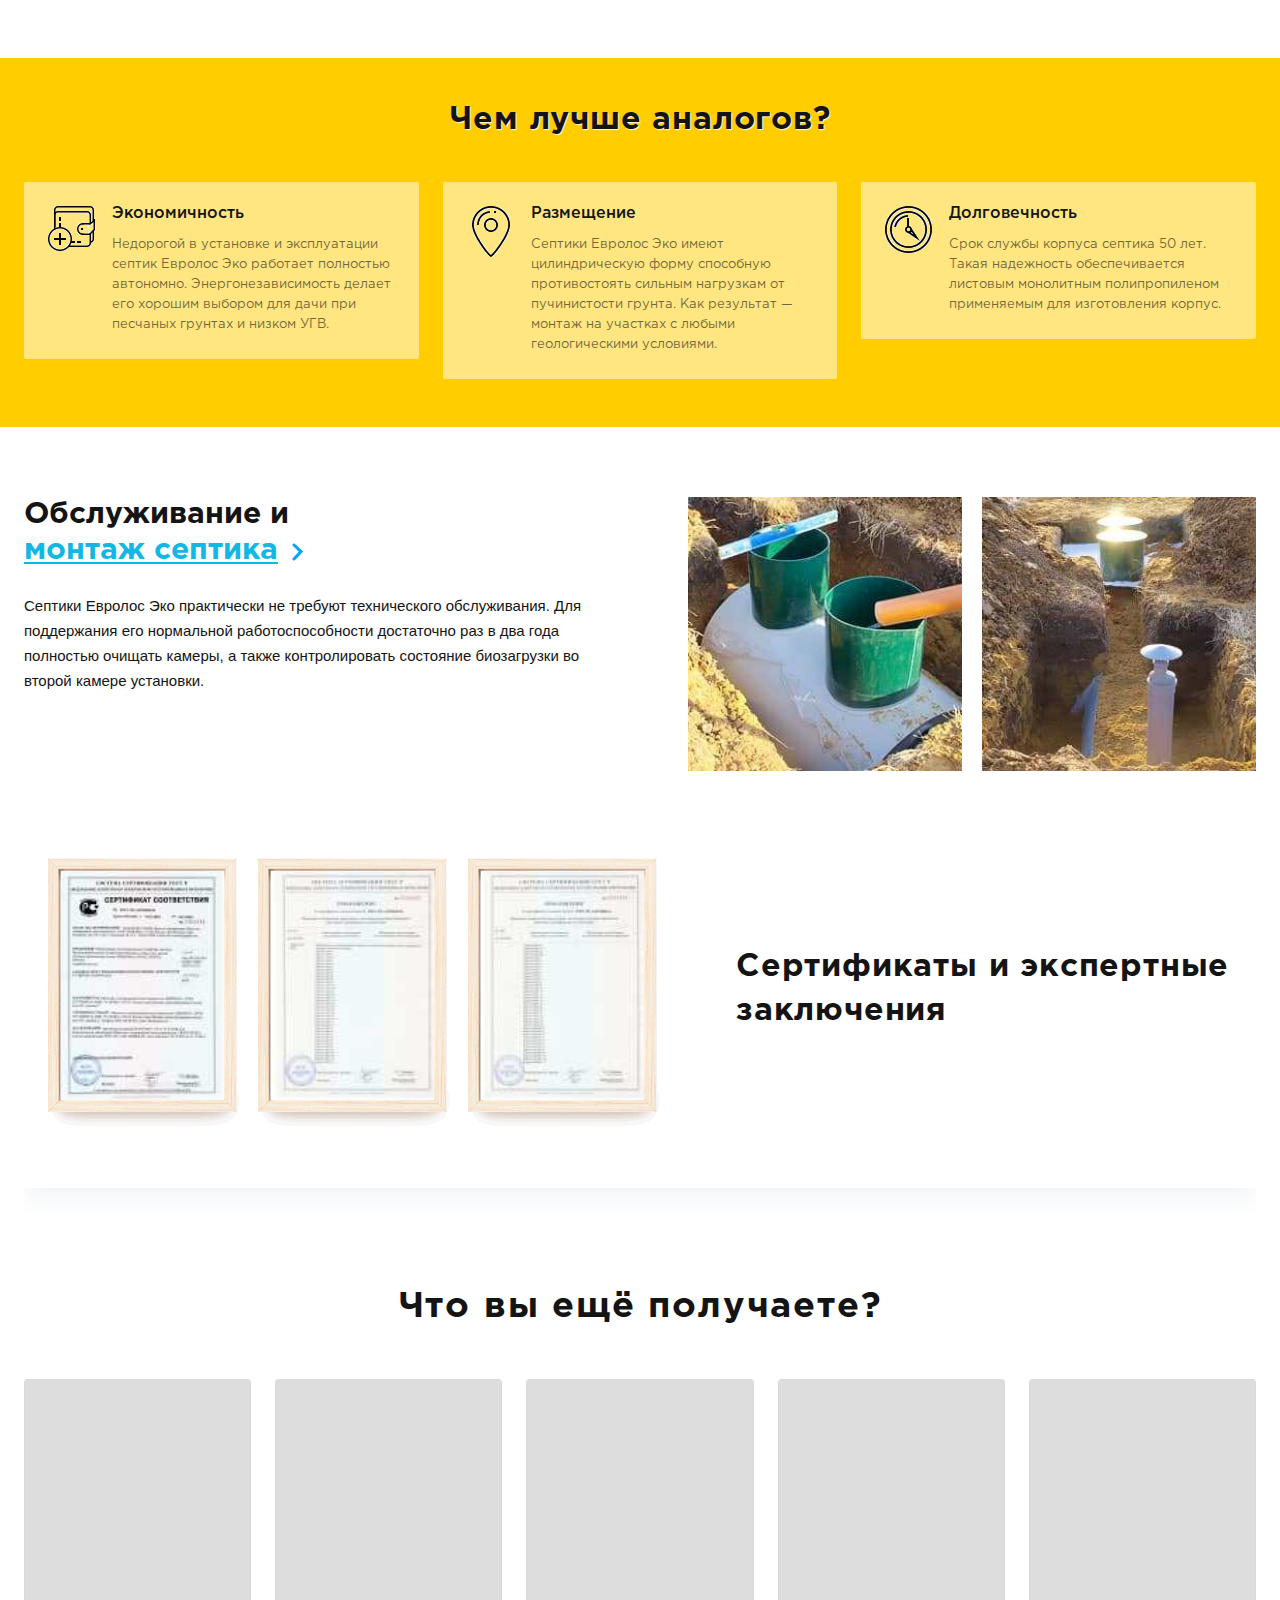
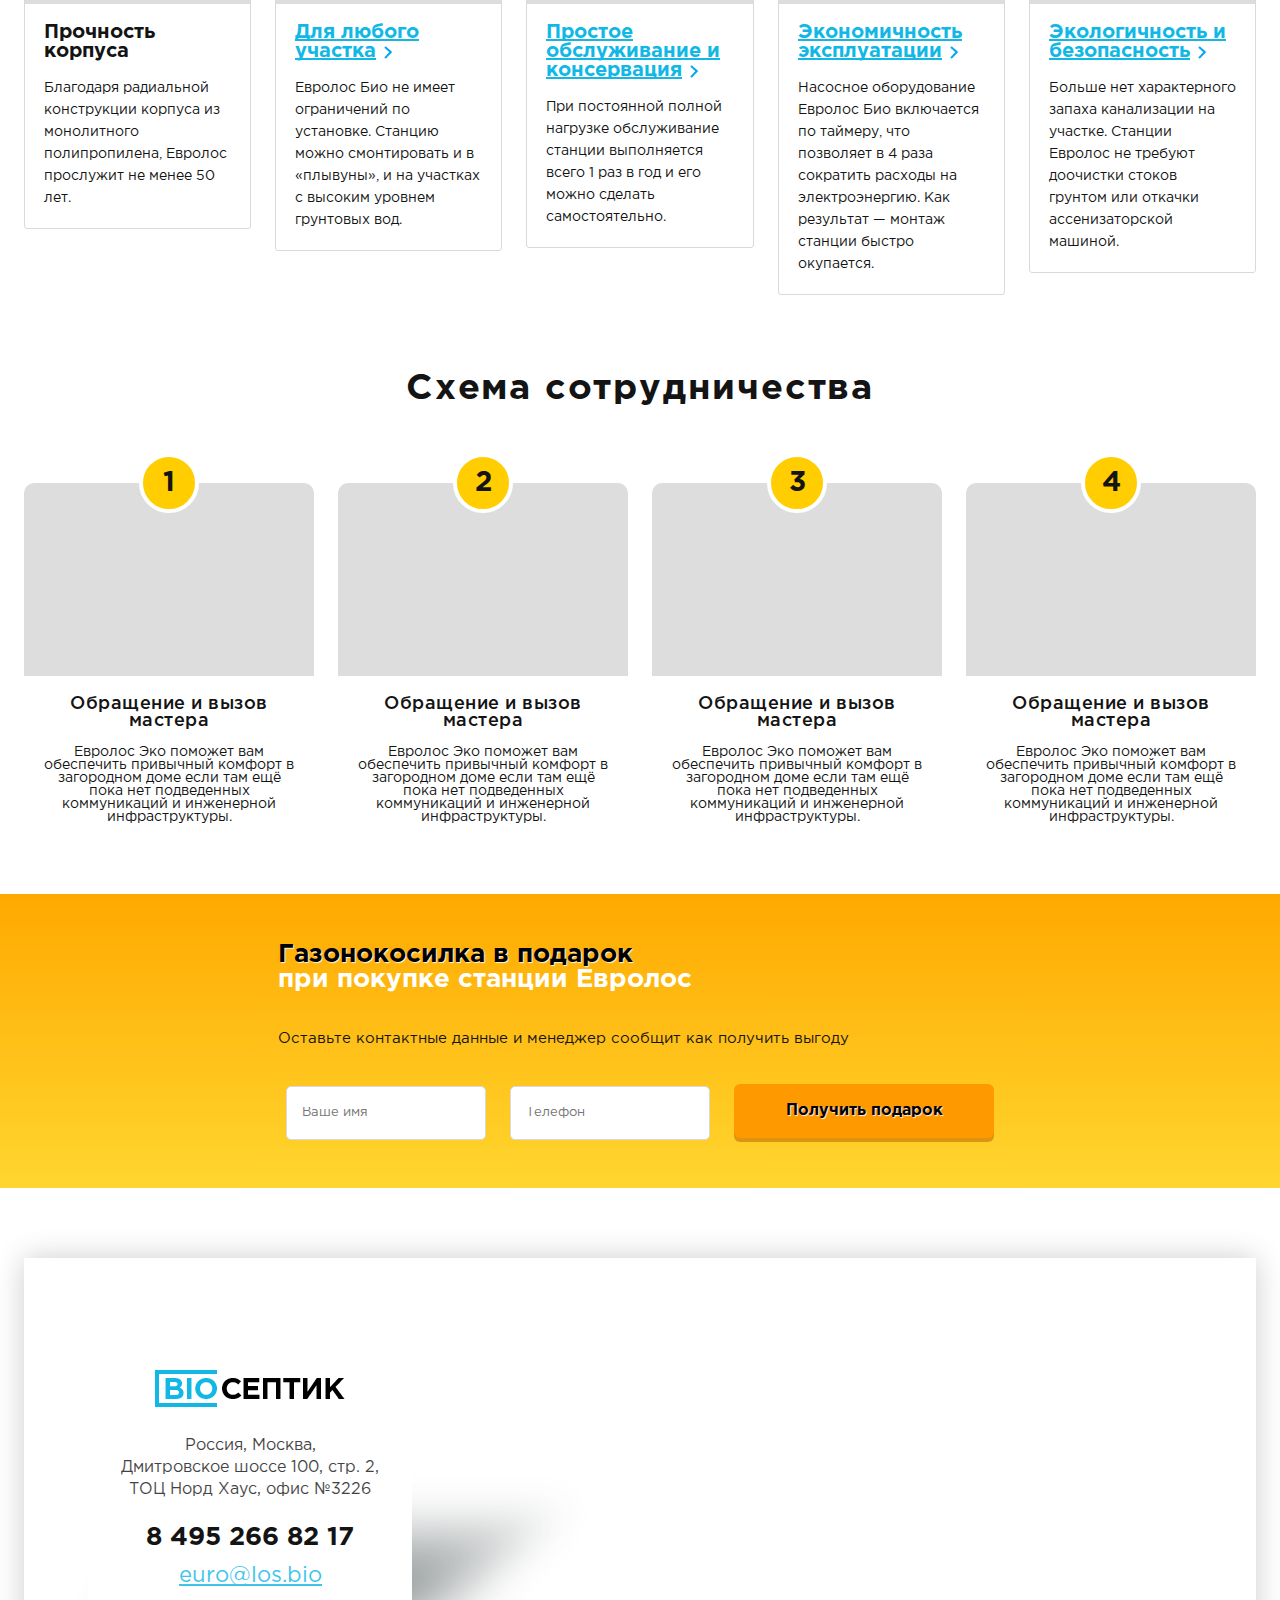
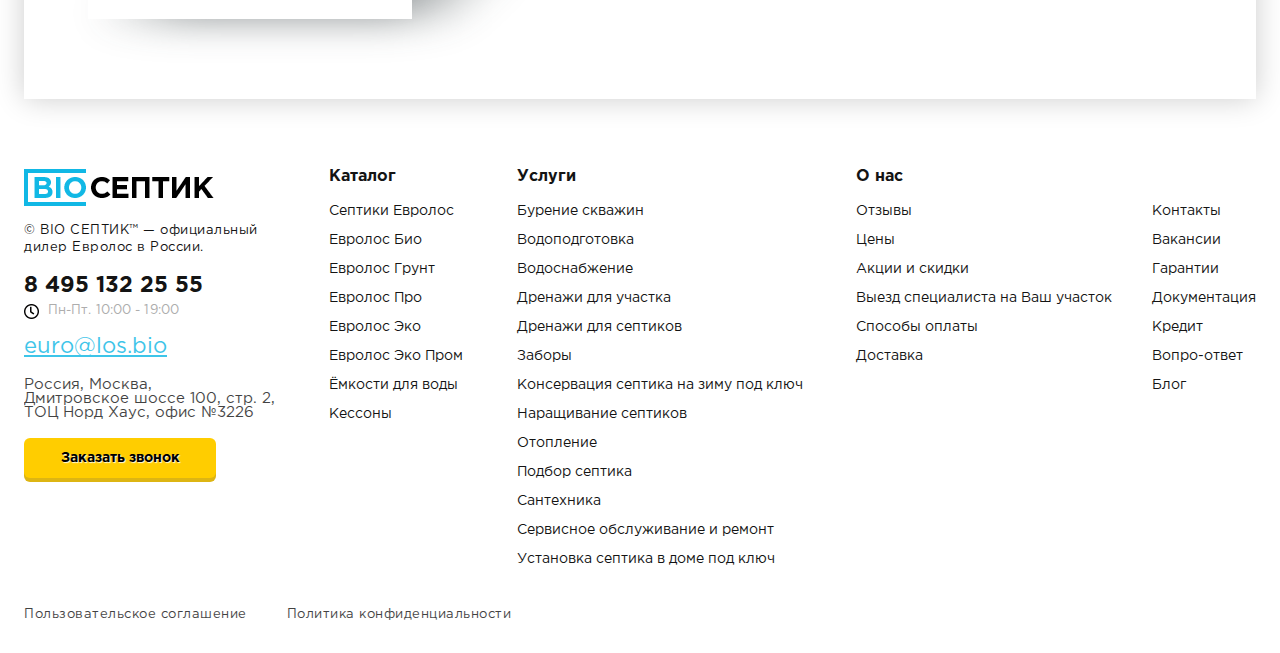
<file: product_ver2.html>
<!DOCTYPE html>
<html lang="ru">
	<head>
		<meta http-equiv="Content-Type" content="text/html; charset=utf-8">

		<!-- Адаптирование страницы для мобильных устройств -->
		<meta name="viewport" content="width=device-width, initial-scale=1, maximum-scale=1">

		<!-- Запрет распознования номера телефона -->
		<meta name="format-detection" content="telephone=no">
		<meta name="SKYPE_TOOLBAR" content ="SKYPE_TOOLBAR_PARSER_COMPATIBLE">

		<!-- Заголовок страницы -->
		<title>Заголовок страницы</title>

		<!-- Данное значение часто используют(использовали) поисковые системы -->
		<meta name="description" content="">
		<meta name="keywords" content="">

		<!-- Традиционная иконка сайта, размер 16x16, прозрачность поддерживается. Рекомендуемый формат: .ico или .png -->
		<link rel="shortcut icon" href="favicon.ico">

		<!-- Изменение цвета панели моб. браузера -->
		<meta name="msapplication-TileColor" content="#11b8e5">
		<meta name="theme-color" content="#11b8e5">

		<!-- Подключение файлов стилей -->
		<link rel="stylesheet" href="css/swiper-bundle.min.css" async>
		<link rel="stylesheet" href="css/swiper.css" async>
		<link rel="stylesheet" href="css/fancybox.css" async>
		<link rel="stylesheet" href="css/nouislider.css" async>
		<link rel="stylesheet" href="css/styles.css" async>

		<link rel="stylesheet" href="css/response_1439.css" media="print, (max-width: 1439px)" async>
		<link rel="stylesheet" href="css/response_1279.css" media="print, (max-width: 1279px)" async>
		<link rel="stylesheet" href="css/response_1023.css" media="print, (max-width: 1023px)" async>
		<link rel="stylesheet" href="css/response_767.css" media="print, (max-width: 767px)" async>
		<link rel="stylesheet" href="css/response_479.css" media="(max-width: 479px)" async>
	</head>

	<body>
		<div class="wrap">
			<div class="main">
				<div class="header_wrap no_margin">
					<header class="no_sh">
						<!-- <div class="top">
							<div class="cont big_w row">
								<nav class="menu row">
									<div class="menu_item">
										<a href="/">Cептики</a>
									</div>

									<div class="menu_item">
										<a href="/">Канализация</a>
									</div>

									<div class="menu_item">
										<a href="/">Кессоны</a>
									</div>

									<div class="menu_item">
										<a href="/">Дренаж</a>
									</div>

									<div class="menu_item">
										<a href="/">Ёмкости для воды</a>
									</div>

									<div class="menu_item">
										<a href="/">Водоподготовка</a>
									</div>

									<div class="menu_item">
										<a href="/">Бурение скважины</a>
									</div>

									<div class="menu_item">
										<a href="/">Водоснабжение</a>
									</div>

									<div class="menu_item">
										<a href="/">Сантехника</a>
									</div>

									<div class="menu_item">
										<a href="/">Отопление</a>
									</div>

									<div class="menu_item">
										<a href="/">Заборы</a>
									</div>
								</nav>
							</div>
						</div> -->

						<div class="info">
							<div class="cont big_w row">
								<a href="/" class="logo">
									<img src="images/logo.png" alt="">
								</a>

								<nav class="main_menu">
									<div class="responsive_menu row">
										<div class="item">
											<a href="/" class="sub_link">Септики</a>

											<div class="sub_menu">
												<div><a href="/">Серия Био</a></div>
												<div><a href="/">Серия Грунт</a></div>
												<div><a href="/">Серия Про</a></div>
											</div>
										</div>

										<div class="item">
											<a href="/">Ёмкости для воды</a>
										</div>

										<div class="item">
											<a href="/">Кесонны</a>
										</div>

										<div class="item">
											<a href="/">Услуги</a>
										</div>

										<div class="item">
											<a href="/">Галерея работ</a>
										</div>

										<div class="item">
											<a href="/">Цены</a>
										</div>

										<div class="item">
											<a href="/">Акции и скидки</a>
										</div>

										<div class="item">
											<a href="/" class="sub_link">О нас</a>

											<div class="sub_menu">
												<div><a href="/">Серия Био</a></div>
												<div><a href="/">Серия Грунт</a></div>
												<div><a href="/">Серия Про</a></div>
											</div>
										</div>

										<div class="item">
											<a href="/">Контакты</a>
										</div>
									</div>
								</nav>

								<div class="contacts">
									<div class="phone">
										<div><a href="tel:84951322555">8 495 132 25 55</a></div>
									</div>

									<div class="time">Пн-Пт. 10:00 - 19:00</div>
								</div>

								<button class="callback_btn modal_btn" data-modal="#callback_modal">Заказать звонок</button>

								<button class="departure_btn modal_btn" data-modal="#callback_modal">Выезд на участок</button>
							</div>
						</div>
					</header>
				</div>


				<section class="first_section margin">
					<div class="head">
						<div class="cont">
							<div class="title">Септики Евролос</div>

							<div class="sub_title">Профессионлальный монтаж под ключ</div>

							<div class="sub_title">Выгода до 29 500 рубдей</div>

							<button class="btn modal_btn" data-modal="#how_choose">Получить бесплатную консультацию</button>
						</div>

						<img data-src="images/tmp/bg_first_section.jpg" alt="" class="bg lazyload">
					</div>
				</section>


				<section class="breadcrumbs">
					<div class="cont">
						<a href="/">Главная</a> <span class="sep">&raquo;</span>
						<a href="/">Каталог</a> <span class="sep">&raquo;</span>
						<span class="current">Септики Евролос</span>
					</div>
				</section>


				<section class="product_info_wrap">
					<section class="products_block block">
						<div class="cont">
							<div class="product row">
								<div class="garanti">
									<div><b>10</b> <span>лет</span></div>
									<div>расширенная</div>
									<div>гарантия</div>
								</div>


								<div class="images">
									<div class="big">
										<div class="swiper">
											<div class="swiper-wrapper">
												<div class="swiper-slide">
													<a href="images/tmp/products_product_img1.jpg" class="fancy_img" data-fancybox="product1">
														<img data-src="images/tmp/products_product_img1.jpg" alt="" class="lazyload">
													</a>
												</div>

												<div class="swiper-slide">
													<a href="images/tmp/products_product_img2.jpg" class="fancy_img" data-fancybox="product1">
														<img data-src="images/tmp/products_product_img2.jpg" alt="" class="lazyload">
													</a>
												</div>

												<div class="swiper-slide">
													<a href="images/tmp/products_product_img3.jpg" class="fancy_img" data-fancybox="product1">
														<img data-src="images/tmp/products_product_img3.jpg" alt="" class="lazyload">
													</a>
												</div>
											</div>

											<div class="swiper-pagination"></div>
										</div>
									</div>

									<div class="thumbs">
										<button class="btn active" data-slide-index="0">
											<img data-src="images/tmp/products_product_thumbs_img1.jpg" alt="" class="lazyload">
										</button>

										<button class="btn" data-slide-index="1">
											<img data-src="images/tmp/products_product_thumbs_img2.jpg" alt="" class="lazyload">
										</button>

										<button class="btn" data-slide-index="2">
											<img data-src="images/tmp/products_product_thumbs_img3.jpg" alt="" class="lazyload">
										</button>
									</div>
								</div>


								<div class="data">
									<div class="product_name">Евролос <span>Био</span></div>

									<div class="exp">Локальная станция очистки сточных вод</div>

									<div class="features">
										<div>
											<div class="icon icon1"></div>

											<div>
												<div class="label">Проживание</div>
												<div class="val">Сезонное/Постоянное</div>
											</div>
										</div>

										<div>
											<div class="icon icon2"></div>

											<div>
												<div class="label">Производительность</div>
												<div class="val">0,6 – 4м<sup>3</sup> в сутки</div>
											</div>
										</div>

										<div>
											<div class="icon icon3"></div>

											<div>
												<div class="label">Пользователи</div>
												<div class="val">От 3 до 20 человек</div>
											</div>
										</div>

										<div>
											<div class="icon icon4"></div>

											<div>
												<div class="label">Очистка</div>
												<div class="val">Глубокая очистка до 95%</div>
											</div>
										</div>
									</div>

									<div class="buy">
										<div class="price">
											<div class="new">102 505 <span class="currency">Р</span></div>
										</div>

										<!-- <button class="buy_btn modal_btn" data-modal="#how_choose">Как заказать?</button> -->

										<div class="credit">10 250 ₽ в месяц <button class="btn modal_btn" data-modal="credit_info">по карте Халва</button></div>
									</div>
								</div>
							</div>
						</div>
					</section>


					<section class="catalog block">
						<div class="cont">
							<div class="block_head center min_m">
								<div class="title">Каталог</div>
							</div>

							<div class="tags">
								<div class="label">Метки</div>

								<div class="row">
									<div><button class="btn">Евролос Грунт</button></div>
									<div><button class="btn">Евролос Био</button></div>
									<div><button class="btn">Евролос Про</button></div>
									<div><button class="btn">Евролос Эко</button></div>
									<div><button class="btn">Евролос Эко Пром</button></div>

									<div class="hide"><button class="btn">Евролос Грунт</button></div>
									<div class="hide"><button class="btn">Евролос Био</button></div>
									<div class="hide"><button class="btn">Евролос Про</button></div>
									<div class="hide"><button class="btn">Евролос Эко</button></div>
									<div class="hide"><button class="btn">Евролос Эко Пром</button></div>

									<div><button class="spoler_btn">
										<span>Развернуть</span>
										<span>Свернуть</span>
									</button></div>
								</div>
							</div>


							<div class="grid">
								<div class="product">
									<a href="/" class="thumb">
										<img data-src="images/tmp/products_product_img1.jpg" alt="" class="lazyload">
									</a>

									<div class="name">
										<a href="/">Евролос Био - 10</a>
									</div>

									<div class="desc">Описание</div>

									<div class="price">от 70 000 руб.</div>

									<button class="order_btn">
										<span>Заказать</span>
										<div class="arr"></div>
									</button>
								</div>

								<div class="product">
									<a href="/" class="thumb">
										<img data-src="images/tmp/products_product_img1.jpg" alt="" class="lazyload">
									</a>

									<div class="name">
										<a href="/">Евролос Био - 10</a>
									</div>

									<div class="desc">Описание</div>

									<div class="price">от 70 000 руб.</div>

									<button class="order_btn">
										<span>Заказать</span>
										<div class="arr"></div>
									</button>
								</div>

								<div class="product">
									<a href="/" class="thumb">
										<img data-src="images/tmp/products_product_img1.jpg" alt="" class="lazyload">
									</a>

									<div class="name">
										<a href="/">Евролос Био - 10</a>
									</div>

									<div class="desc">Описание</div>

									<div class="price">от 70 000 руб.</div>

									<button class="order_btn">
										<span>Заказать</span>
										<div class="arr"></div>
									</button>
								</div>

								<div class="product">
									<a href="/" class="thumb">
										<img data-src="images/tmp/products_product_img1.jpg" alt="" class="lazyload">
									</a>

									<div class="name">
										<a href="/">Евролос Био - 10</a>
									</div>

									<div class="desc">Описание</div>

									<div class="price">от 70 000 руб.</div>

									<button class="order_btn">
										<span>Заказать</span>
										<div class="arr"></div>
									</button>
								</div>

								<div class="product">
									<a href="/" class="thumb">
										<img data-src="images/tmp/products_product_img1.jpg" alt="" class="lazyload">
									</a>

									<div class="name">
										<a href="/">Евролос Био - 10</a>
									</div>

									<div class="desc">Описание</div>

									<div class="price">от 70 000 руб.</div>

									<button class="order_btn">
										<span>Заказать</span>
										<div class="arr"></div>
									</button>
								</div>

								<div class="product">
									<a href="/" class="thumb">
										<img data-src="images/tmp/products_product_img1.jpg" alt="" class="lazyload">
									</a>

									<div class="name">
										<a href="/">Евролос Био - 10</a>
									</div>

									<div class="desc">Описание</div>

									<div class="price">от 70 000 руб.</div>

									<button class="order_btn">
										<span>Заказать</span>
										<div class="arr"></div>
									</button>
								</div>

								<div class="product">
									<a href="/" class="thumb">
										<img data-src="images/tmp/products_product_img1.jpg" alt="" class="lazyload">
									</a>

									<div class="name">
										<a href="/">Евролос Био - 10</a>
									</div>

									<div class="desc">Описание</div>

									<div class="price">от 70 000 руб.</div>

									<button class="order_btn">
										<span>Заказать</span>
										<div class="arr"></div>
									</button>
								</div>

								<div class="product">
									<a href="/" class="thumb">
										<img data-src="images/tmp/products_product_img1.jpg" alt="" class="lazyload">
									</a>

									<div class="name">
										<a href="/">Евролос Био - 10</a>
									</div>

									<div class="desc">Описание</div>

									<div class="price">от 70 000 руб.</div>

									<button class="order_btn">
										<span>Заказать</span>
										<div class="arr"></div>
									</button>
								</div>

								<div class="product">
									<a href="/" class="thumb">
										<img data-src="images/tmp/products_product_img1.jpg" alt="" class="lazyload">
									</a>

									<div class="name">
										<a href="/">Евролос Био - 10</a>
									</div>

									<div class="desc">Описание</div>

									<div class="price">от 70 000 руб.</div>

									<button class="order_btn">
										<span>Заказать</span>
										<div class="arr"></div>
									</button>
								</div>
							</div>


							<div class="pagination">
								<button class="more_btn">
									<span>Показать еще</span>
									<div class="arr"></div>
								</button>

								<div class="links">
									<a href="/" class="prev"></a>

									<a class="active">1</a>
									<a href="/">2</a>
									<a href="/">3</a>
									<a href="/" class="mob_hide">4</a>
									<a href="/" class="mob_hide">5</a>
									<a href="/" class="mob_hide">6</a>
									<a href="/" class="mob_hide">7</a>
									<a href="/" class="mob_hide">8</a>
									<a href="/" class="mob_hide">9</a>
									<a href="/" class="mob_hide">10</a>
									<div class="sep">...</div>
									<a href="/" class="mob_hide">81</a>
									<a href="/">82</a>

									<a href="/" class="next"></a>
								</div>
							</div>
						</div>
					</section>


					<section class="block">
						<div class="cont">
							<div class="info_block">
								<div class="data">
									<div class="title">Евролос <span>Эко</span> — недорогой септик <button class="modal_btn" data-modal="#info_block_modal1"><span>для вашей дачи</span><i></i></a></div>

									<div class="desc">
										<p>Евролос Эко поможет вам обеспечить привычный комфорт в загородном доме если там ещё пока нет подведенных коммуникаций и инженерной инфраструктуры. Евролос Эко — простая в установке и полностью энергонезависимая модель проточного септика.</p>
									</div>
								</div>

								<div class="images">
									<div class="row">
										<img src="images/tmp/info_block_img1.jpg" alt="">
										<img src="images/tmp/info_block_img2.jpg" alt="">
									</div>
								</div>
							</div>

							<div class="info_block">
								<div class="images">
									<div class="row">
										<img src="images/tmp/info_block_img3.jpg" alt="">
										<img src="images/tmp/info_block_img4.jpg" alt="">
									</div>
								</div>

								<div class="data">
									<div class="title">
										<button class="modal_btn" data-modal="#info_block_modal2"><span>Как работает септик?</span><i></i></button>
									</div>

									<div class="desc">
										<p>Простой принцип действия и эффективная очистка — отличия септика Евролос Эко. Это проточная трехкамерная установка, в которой сточные воды проходят три этапа — механический, биологический, доочистку. На выходе, стоки осветленные до 75%, должны направляться на доочистку грунтом.</p>

										<p>Поступление на сооружение по доочистке грунтом осуществляется в дренажный элемент или на поле фильтрации, где органика полностью разлагается аэробными и анаэробными методами. Что идеально подходит для участков с песчаным грунтом и низким УГВ.</p>
									</div>
								</div>
							</div>
						</div>
					</section>


					<section class="better block">
						<div class="cont">
							<div class="block_head center min_m">
								<div class="title">Чем лучше аналогов?</div>
							</div>

							<div class="row">
								<div class="item">
									<div class="icon icon1"></div>

									<div>
										<div class="name">Экономичность</div>

										<div class="desc">Недорогой в установке и эксплуатации септик Евролос Эко работает полностью автономно. Энергонезависимость делает его хорошим выбором для дачи при песчаных грунтах и низком УГВ.</div>
									</div>
								</div>

								<div class="item">
									<div class="icon icon2"></div>

									<div>
										<div class="name">Размещение</div>

										<div class="desc">Септики Евролос Эко имеют цилиндрическую форму способную противостоять сильным нагрузкам от пучинистости грунта. Как результат — монтаж на участках с любыми геологическими условиями.</div>
									</div>
								</div>

								<div class="item">
									<div class="icon icon3"></div>

									<div>
										<div class="name">Долговечность</div>

										<div class="desc">Cрок службы корпуса септика 50 лет. Такая надежность обеспечивается листовым монолитным полипропиленом применяемым для изготовления корпус.</div>
									</div>
								</div>
							</div>
						</div>
					</section>


					<section class="block">
						<div class="cont">
							<div class="info_block">
								<div class="data">
									<div class="title">Обслуживание и<br> <button class="modal_btn" data-modal="#info_block_modal3"><span>монтаж септика</span><i></i></button></div>

									<div class="desc">
										<p>Септики Евролос Эко практически не требуют технического обслуживания. Для поддержания его нормальной работоспособности достаточно раз в два года полностью очищать камеры, а также контролировать состояние биозагрузки во второй камере установки.</p>
									</div>
								</div>

								<div class="images">
									<div class="row">
										<img src="images/tmp/info_block_img5.jpg" alt="">
										<img src="images/tmp/info_block_img6.jpg" alt="">
									</div>
								</div>
							</div>
						</div>
					</section>


					<section class="certs block">
						<div class="cont">
							<div class="shadow">
								<div class="row">
									<div class="block_head">
										<div class="title">Сертификаты и экспертные заключения</div>
									</div>

									<div class="images">
										<div class="row">
											<a href="images/tmp/cert_thumb1.jpg" class="fancy_img" data-fancybox="certs">
												<img src="images/tmp/cert_thumb1.jpg" alt="">
											</a>

											<a href="images/tmp/cert_thumb2.jpg" class="fancy_img" data-fancybox="certs">
												<img src="images/tmp/cert_thumb2.jpg" alt="">
											</a>

											<a href="images/tmp/cert_thumb3.jpg" class="fancy_img" data-fancybox="certs">
												<img src="images/tmp/cert_thumb3.jpg" alt="">
											</a>
										</div>
									</div>
								</div>
							</div>
						</div>
					</section>
				</section>


				<section class="portfolio block">
					<div class="cont">
						<div class="block_head center">
							<div class="title big">Что вы ещё получаете?</div>
						</div>

						<div class="row mini">
							<div class="item">
								<div class="thumb">
									<img data-src="images/tmp/what_you_get_thumb1.jpg" alt="" class="lazyload">
								</div>

								<div class="info">
									<div class="name">Прочность корпуса</div>

									<div class="desc">Благодаря радиальной конструкции корпуса из монолитного полипропилена, Евролос прослужит не менее 50 лет.</div>
								</div>
							</div>

							<div class="item">
								<div class="thumb">
									<img data-src="images/tmp/what_you_get_thumb2.jpg" alt="" class="lazyload">
								</div>

								<div class="info">
									<div class="name">
										<button class="modal_btn" data-modal="#what_you_get_modal1">
											<span>Для любого участка</span>
											<i></i>
										</button>
									</div>

									<div class="desc">Евролос Био не имеет ограничений по установке. Станцию можно смонтировать и в «плывуны», и на участках с высоким уровнем грунтовых вод.</div>
								</div>
							</div>

							<div class="item">
								<div class="thumb">
									<img data-src="images/tmp/what_you_get_thumb3.jpg" alt="" class="lazyload">
								</div>

								<div class="info">
									<div class="name">
										<button class="modal_btn" data-modal="#what_you_get_modal2">
											<span>Простое обслуживание и консервация</span>
											<i></i>
										</button>
									</div>

									<div class="desc">При постоянной полной нагрузке обслуживание станции выполняется всего 1 раз в год и его можно сделать самостоятельно.</div>
								</div>
							</div>

							<div class="item">
								<div class="thumb">
									<img data-src="images/tmp/what_you_get_thumb4.jpg" alt="" class="lazyload">
								</div>

								<div class="info">
									<div class="name">
										<button class="modal_btn" data-modal="#what_you_get_modal3">
											<span>Экономичность эксплуатации</span>
											<i></i>
										</button>
									</div>

									<div class="desc">Насосное оборудование Евролос Био включается по таймеру, что позволяет в 4 раза сократить расходы на электроэнергию. Как результат — монтаж станции быстро окупается.</div>
								</div>
							</div>

							<div class="item">
								<div class="thumb">
									<img data-src="images/tmp/what_you_get_thumb5.jpg" alt="" class="lazyload">
								</div>

								<div class="info">
									<div class="name">
										<button class="modal_btn" data-modal="#what_you_get_modal4">
											<span>Экологичность и безопасность</span>
											<i></i>
										</button>
									</div>

									<div class="desc">Больше нет характерного запаха канализации на участке. Станции Евролос не требуют доочистки стоков грунтом или откачки ассенизаторской машиной.</div>
								</div>
							</div>
						</div>
					</div>
				</section>


				<section class="cooperation_scheme block">
					<div class="cont">
						<div class="block_head center min_m">
							<div class="title big">Схема сотрудничества</div>
						</div>

						<div class="row">
							<div class="step">
								<div class="thumb">
									<img data-src="images/tmp/cooperation_scheme_thumb.jpg" alt="" class="lazyload">
								</div>

								<div class="name">Обращение и вызов мастера</div>

								<div class="desc">Евролос Эко поможет вам обеспечить привычный комфорт в загородном доме если там ещё пока нет подведенных коммуникаций и инженерной инфраструктуры.</div>
							</div>

							<div class="step">
								<div class="thumb">
									<img data-src="images/tmp/cooperation_scheme_thumb.jpg" alt="" class="lazyload">
								</div>

								<div class="name">Обращение и вызов мастера</div>

								<div class="desc">Евролос Эко поможет вам обеспечить привычный комфорт в загородном доме если там ещё пока нет подведенных коммуникаций и инженерной инфраструктуры.</div>
							</div>

							<div class="step">
								<div class="thumb">
									<img data-src="images/tmp/cooperation_scheme_thumb.jpg" alt="" class="lazyload">
								</div>

								<div class="name">Обращение и вызов мастера</div>

								<div class="desc">Евролос Эко поможет вам обеспечить привычный комфорт в загородном доме если там ещё пока нет подведенных коммуникаций и инженерной инфраструктуры.</div>
							</div>

							<div class="step">
								<div class="thumb">
									<img data-src="images/tmp/cooperation_scheme_thumb.jpg" alt="" class="lazyload">
								</div>

								<div class="name">Обращение и вызов мастера</div>

								<div class="desc">Евролос Эко поможет вам обеспечить привычный комфорт в загородном доме если там ещё пока нет подведенных коммуникаций и инженерной инфраструктуры.</div>
							</div>
						</div>
					</div>
				</section>


				<section class="gift block">
					<div class="cont">
						<div class="title"><span>Газонокосилка в подарок</span><br> при покупке станции Евролос</div>

						<div class="desc">Оставьте контактные данные и менеджер сообщит как получить выгоду</div>

						<form action="" class="form">
							<div class="line">
								<div class="field">
									<input type="text" name="" value="" class="input" placeholder="Ваше имя">
								</div>
							</div>

							<div class="line">
								<div class="field">
									<input type="tel" name="" value="" class="input" placeholder="Телефон">
								</div>
							</div>

							<div class="submit">
								<button type="submit" class="submit_btn">Получить подарок</button>
							</div>
						</form>
					</div>

					<img data-src="images/tmp/gift_img.png" alt="" class="img lazyload">
				</section>


				<section class="contacts_block block">
					<div class="cont">
						<div class="map_wrap">
							<div class="map">
								<script type="text/javascript" charset="utf-8" async src="https://api-maps.yandex.ru/services/constructor/1.0/js/?um=constructor%3A24UogvbGlin68wvWplgRcZwzpV88_vRI&amp;width=100%25&amp;height=100%25&amp;lang=ru_RU&amp;scroll=false"></script>
							</div>

							<div class="data"><div>
								<div class="logo">
									<img src="images/logo.png" alt="">
								</div>

								<div class="address">Россия, Москва,<br> Дмитровское шоссе 100, стр. 2,<br> ТОЦ Норд Хаус, офис №3226</div>

								<div class="phone">
									<a href="tel:84952668217">8 495 266 82 17</a>
								</div>

								<div class="email">
									<a href="mailto:euro@los.bio">euro@los.bio</a>
								</div>
							</div></div>
						</div>
					</div>
				</section>
			</div>


			<footer>
				<div class="cont row">
					<div class="col">
						<div class="logo">
							<img src="images/logo.png" alt="">
						</div>

						<div class="copyright">&copy; BIO СЕПТИК™ — официальный дилер Евролос в России.</div>

						<div class="contacts">
							<div class="phone">
								<div><a href="tel:84951322555">8 495 132 25 55</a></div>
							</div>

							<div class="time">Пн-Пт. 10:00 - 19:00</div>

							<div class="email">
								<a href="mailto:euro@los.bio">euro@los.bio</a>
							</div>

							<div class="location">Россия, Москва,<br> Дмитровское шоссе 100, стр. 2,<br> ТОЦ Норд Хаус, офис №3226</div>

							<button class="callback_btn modal_btn" data-modal="#callback_modal">Заказать звонок</button>
						</div>
					</div>

					<div class="menu">
						<div class="title">Каталог</div>

						<div class="items">
							<div><a href="/">Септики Евролос</a></div>
							<div><a href="/">Евролос Био</a></div>
							<div><a href="/">Евролос Грунт</a></div>
							<div><a href="/">Евролос Про</a></div>
							<div><a href="/">Евролос Эко</a></div>
							<div><a href="/">Евролос Эко Пром</a></div>
							<div><a href="/">Ёмкости для воды</a></div>
							<div><a href="/">Кессоны</a></div>
						</div>
					</div>

					<div class="menu">
						<div class="title">Услуги</div>

						<div class="items">
							<div><a href="/">Бурение скважин</a></div>
							<div><a href="/">Водоподготовка</a></div>
							<div><a href="/">Водоснабжение</a></div>
							<div><a href="/">Дренажи для участка</a></div>
							<div><a href="/">Дренажи для септиков</a></div>
							<div><a href="/">Заборы</a></div>
							<div><a href="/">Консервация септика на зиму под ключ</a></div>
							<div><a href="/">Наращивание септиков</a></div>
							<div><a href="/">Отопление</a></div>
							<div><a href="/">Подбор септика</a></div>
							<div><a href="/">Сантехника</a></div>
							<div><a href="/">Сервисное обслуживание и ремонт</a></div>
							<div><a href="/">Установка септика в доме под ключ</a></div>
						</div>
					</div>

					<div class="menu">
						<div class="title">О нас</div>

						<div class="items columns">
							<div>
								<div><a href="/">Отзывы</a></div>
								<div><a href="/">Цены</a></div>
								<div><a href="/">Акции и скидки</a></div>
								<div><a href="/">Выезд специалиста на Ваш участок</a></div>
								<div><a href="/">Способы оплаты</a></div>
								<div><a href="/">Доставка</a></div>
							</div>

							<div>
								<div><a href="/">Контакты</a></div>
								<div><a href="/">Вакансии</a></div>
								<div><a href="/">Гарантии</a></div>
								<div><a href="/">Документация</a></div>
								<div><a href="/">Кредит</a></div>
								<div><a href="/">Вопро-ответ</a></div>
								<div><a href="/">Блог</a></div>
							</div>
						</div>
					</div>

					<div class="links">
						<div><a href="/">Пользовательское соглашение</a></div>
						<div><a href="/">Политика конфиденциальности</a></div>
					</div>
				</div>
			</footer>
		</div>


		<div class="overlay"></div>


		<section class="modal" id="callback_modal">
			<button class="close_btn"></button>

			<div class="scroll">
				<div class="modal_title">Обратный звонок</div>

				<div class="modal_desc">Оставьте заявку на обратный звонок и с вами свяжется первый освободившийся менеджер.</div>

				<form action="" class="form">
					<div class="line">
						<div class="field">
							<input type="text" name="" value="" class="input" placeholder="Ваше имя">
						</div>
					</div>

					<div class="line">
						<div class="field">
							<input type="tel" name="" value="" class="input" placeholder="Телефон">
						</div>
					</div>

					<div class="submit">
						<button type="submit" class="submit_btn">Отправить</button>
					</div>
				</form>
			</div>
		</section>


		<section class="modal" id="how_choose">
			<button class="close_btn"></button>

			<div class="scroll">
				<div class="steps">
					<div class="step step1">
						<div class="number"></div>

						<div class="modal_title">Как выбрать септик один раз и навсегда</div>

						<div class="modal_desc">Отправьте заявку и получите бесплатную консультацию у вашего менеджера по телефону</div>

						<form action="" class="form">
							<div class="line">
								<div class="field">
									<input type="text" name="" value="" class="input" placeholder="Ваше имя">
								</div>
							</div>

							<div class="line">
								<div class="field">
									<input type="tel" name="" value="" class="input" placeholder="Телефон">
								</div>
							</div>

							<div class="submit">
								<button type="submit" class="submit_btn">Получить консультацию</button>
							</div>
						</form>
					</div>

					<div class="step step2">
						<div class="number"></div>

						<div class="modal_title">Замер</div>

						<div class="data">
							<div class="image manager"></div>

							<div class="text_block">
								<p>Наш инженер бесплатно приедет к вам на участок и вместе с вами определит — где лучше установить станцию и составит подробную схему монтажа.</p>
							</div>
						</div>
					</div>

					<div class="step step3">
						<div class="number"></div>

						<div class="modal_title">Договор</div>

						<div class="data">
							<div class="image">
								<img data-src="images/tmp/order_img.jpg" alt="" class="lazyload">
							</div>

							<div class="text_block">
								<p>Инженер приезжает сразу с договором, и вы можете заключить его на месте, либо приехать в офис позже.</p>
							</div>
						</div>
					</div>

					<div class="step step4">
						<div class="number"></div>

						<div class="modal_title">Монтаж</div>

						<div class="text_block">
							<p>В назначенный в договоре день вам привезут станцию, а затем произведут монтаж и запуск.</p>
						</div>

						<div class="images">
							<div class="row">
								<img src="images/tmp/installation_img1.jpg" alt="">
								<img src="images/tmp/installation_img2.jpg" alt="">
							</div>
						</div>
					</div>

					<div class="step step4">
						<div class="number"></div>

						<div class="modal_title">Гарантия</div>

						<div class="text_block">
							<p>Вы получаете гарантию на станцию и на монтажные работы и теперь можете без забот наслаждаться комфортом в вашем загородном доме!</p>
						</div>
					</div>
				</div>
			</div>
		</section>


		<section class="modal what_you_get_modal" id="what_you_get_modal1">
			<button class="close_btn"></button>

			<div class="scroll">
				<div class="modal_title">Для любого участка</div>

				<div class="text_block">
					<p>Локальная станция очистки сточных вод Евролос Био не имеет ограничений по установке. Станцию можно смонтировать и в «плывуны», и на участках с высоким уровнем грунтовых вод.</p>

					<div class="gallery">
						<div class="row">
							<a href="images/tmp/what_you_get_gallery_thumb1.jpg" class="fancy_img" data-fanybox="what_you_get_gallery1">
								<img src="images/tmp/what_you_get_gallery_thumb1.jpg" alt="">
							</a>

							<a href="images/tmp/what_you_get_gallery_thumb2.jpg" class="fancy_img" data-fanybox="what_you_get_gallery1">
								<img src="images/tmp/what_you_get_gallery_thumb2.jpg" alt="">
							</a>

							<a href="images/tmp/what_you_get_gallery_thumb3.jpg" class="fancy_img" data-fanybox="what_you_get_gallery1">
								<img src="images/tmp/what_you_get_gallery_thumb3.jpg" alt="">
							</a>

							<a href="images/tmp/what_you_get_gallery_thumb4.jpg" class="fancy_img" data-fanybox="what_you_get_gallery1">
								<img src="images/tmp/what_you_get_gallery_thumb4.jpg" alt="">
							</a>

							<a href="images/tmp/what_you_get_gallery_thumb5.jpg" class="fancy_img" data-fanybox="what_you_get_gallery1">
								<img src="images/tmp/what_you_get_gallery_thumb5.jpg" alt="">
							</a>

							<a href="images/tmp/what_you_get_gallery_thumb6.jpg" class="fancy_img" data-fanybox="what_you_get_gallery1">
								<img src="images/tmp/what_you_get_gallery_thumb6.jpg" alt="">
							</a>
						</div>
					</div>

					<p>Станция способна выдержать огромную нагрузку грунта с любой стороны и не выталкивается на поверхность даже при монтаже без якорения. Обратная засыпка котлована песчано-цементной смесью необходима только при сложных типах грунта, таких как «плывун».</p>
				</div>

				<button class="btn modal_btn" data-modal="#how_choose">Как заказать?</button>
			</div>
		</section>


		<section class="modal what_you_get_modal" id="what_you_get_modal2">
			<button class="close_btn"></button>

			<div class="scroll">
				<div class="modal_title">Простое обслуживание и консервация</div>

				<div class="text_block">
					<p>При постоянной полной нагрузке техническое обслуживание станции выполняется всего 1 раз в год и его можно сделать самостоятельно.</p>

					<div class="gallery">
						<div class="row">
							<a href="images/tmp/what_you_get_gallery_thumb7.jpg" class="fancy_img" data-fanybox="what_you_get_gallery2">
								<img src="images/tmp/what_you_get_gallery_thumb7.jpg" alt="">
							</a>

							<a href="images/tmp/what_you_get_gallery_thumb8.jpg" class="fancy_img" data-fanybox="what_you_get_gallery2">
								<img src="images/tmp/what_you_get_gallery_thumb8.jpg" alt="">
							</a>
						</div>
					</div>

					<p>Вы уезжаете на зиму в город? Это не проблема!</p>

					<p>Произвести консервацию и отключить станцию возможно без привлечения специалистов, а после включения Евролос выйдет на рабочий режим очистки самостоятельно через 1-2 недели.</p>
				</div>

				<button class="btn modal_btn" data-modal="#how_choose">Как заказать?</button>
			</div>
		</section>


		<section class="modal what_you_get_modal" id="what_you_get_modal3">
			<button class="close_btn"></button>

			<div class="scroll">
				<div class="modal_title">Экономичность эксплуатации</div>

				<div class="text_block">
					<p>Насосное оборудование Евролос Био включается по таймеру, что позволяет в 4 раза сократить расходы на электроэнергию. Как результат — монтаж станции быстро окупается.</p>

					<div class="gallery">
						<div class="row">
							<a href="images/tmp/what_you_get_gallery_thumb9.jpg" class="fancy_img" data-fanybox="what_you_get_gallery3">
								<img src="images/tmp/what_you_get_gallery_thumb9.jpg" alt="">
							</a>

							<a href="images/tmp/what_you_get_gallery_thumb10.jpg" class="fancy_img" data-fanybox="what_you_get_gallery3">
								<img src="images/tmp/what_you_get_gallery_thumb10.jpg" alt="">
							</a>
						</div>
					</div>

					<p>Кроме того, все станции локальной очистки Евролос имеют невысокую эксплуатационную стоимость. Кроме того, очищенные стоки можно использовать в технических целях, например вам больше не придется расходовать питьевую воду для полива газона.</p>
				</div>

				<button class="btn modal_btn" data-modal="#how_choose">Как заказать?</button>
			</div>
		</section>


		<section class="modal what_you_get_modal" id="what_you_get_modal4">
			<button class="close_btn"></button>

			<div class="scroll">
				<div class="modal_title">Экологичность и безопасность</div>

				<div class="text_block">
					<p>Больше нет беспокойства и нет характерного запаха канализации на участке. Станции Евролос не требуют доочистки стоков грунтом или их регулярной откачки ассенизаторской машиной.</p>

					<div class="gallery">
						<div class="row">
							<a href="images/tmp/what_you_get_gallery_thumb11.jpg" class="fancy_img" data-fanybox="what_you_get_gallery4">
								<img src="images/tmp/what_you_get_gallery_thumb11.jpg" alt="">
							</a>
						</div>
					</div>

					<p>Очищенные стоки прозрачные, не имеют запаха и могут безопасно сбрасываться на рельеф или использоваться в технических целях, например для полива газона.</p>
				</div>

				<button class="btn modal_btn" data-modal="#how_choose">Как заказать?</button>
			</div>
		</section>


		<section class="modal info_block_modal" id="info_block_modal1">
			<button class="close_btn"></button>

			<div class="scroll">
				<div class="modal_title">Евролос <span>Эко</span> — недорогой септик для вашей дачи</div>

				<div class="text_block">
					<p>Евролос Эко поможет вам обеспечить привычный комфорт в загородном доме если там ещё пока нет подведенных коммуникаций и инженерной инфраструктуры. Евролос Эко — простая в установке и полностью энергонезависимая модель проточного септика.</p>

					<p>С ее помощью можно создать полноценную систему канализации в загородном доме как с сезонным, так и с постоянным проживанием.</p>

					<p>Широкий модельный ряд позволяет подобрать оборудование и для небольшого домика с одним санузлом и двумя кранами, и для загородного коттеджа, в котором проживает до 20 человек.</p>
				</div>

				<button class="btn modal_btn" data-modal="#how_choose">Как заказать?</button>
			</div>
		</section>


		<section class="modal info_block_modal" id="info_block_modal2">
			<button class="close_btn"></button>

			<div class="scroll">
				<div class="modal_title">Как работает Евролос <span>Эко</span>?</div>

				<div class="text_block">
					<p>В септиках проточного типа очищение стоков происходит за счет анаэробных бактерий. После предварительного осветления стоков, вода из септика должна направляться в дренажный элемент, на аэрационное поле или фильтрационную траншею, где стоки проходят дополнительную очистку грунтом.</p>

					<p>Корпус Евролос ЭКО представляет собой горизонтальную цилиндрическую емкость изготовленную из высококачественного монолитного полипропилена. Благодаря его малому весу для доставки и монтажа не требуется применение специальной грузоподъемной техники. Для того чтобы септик мог выдерживать постоянное давление грунта, внутри корпуса предусмотрены специальные ребра жесткости.</p>

					<img src="images/tmp/info_block_modal_img.png" alt="">

					<p>Емкость септика, разделенная ребрами на три отсека, оборудована переливами особой формы и технологическими люками, а также входными и выходными отверстиями.</p>

					<ul>
						<li>В первом отсеке происходит первичное отстаивание сточных вод, где грубодисперсные примеси оседают на дно;</li>

						<li>Во втором отсеке, за счет деятельности анаэробных бактерий, которые располагаются на биологической загрузке происходит биоочистка стоков;</li>

						<li>В третьем отсеке — происходит полное осветвление стоков разрешенных, для отвода на дофильтрацию в грунт.</li>
					</ul>

					<p>Такая конструкция обеспечивает эффективную очистку стоков, а результат соответствует установленным санитарно-гигиеническим требованиям Сан Пин 2.1.5.980-00 «Гигиенические требования к охране поверхностных вод».</p>

					<h2>Доочистка сточных вод</h2>

					<p>На выходе из септика осветленные стоки очищены на 65-75%, далее должны направляться на специальные системы дополнительной фильтрации грунтом. Сооружения почвенной доочистки бывают разных типов: дренажный элемент, аэрационное поле или фильтрационная траншея.</p>

					<img src="images/tmp/info_block_modal_img2.png" alt="">

					<p>Дренажный элемент представляет собой ёмкость формы усеченной пирамиды без дна, располагающуюся на подушке из щебня. Через всю длину проходит дренажная труба, посредством которой самотеком сбрасывается вода.</p>

					<p>Так как система полностью вентилируемая, то на поверхности щебня образуются аэробные бактерии. Путём взаимодействия с кислородом происходит окислительный процесс нитрификации. Далее вода впитывается в почву, запускается процесс денитрификации.</p>

					<p>Таким образом, получается, что в полном цикле очистки сточных вод участвуют как анаэробные, так и аэробные бактерии. Этим и достигается 100% осветление, очистка и утилизация сточных вод.</p>
				</div>

				<button class="btn modal_btn" data-modal="#how_choose">Как заказать?</button>
			</div>
		</section>


		<section class="modal info_block_modal" id="info_block_modal3">
			<button class="close_btn"></button>

			<div class="scroll">
				<div class="modal_title">Обслуживание</div>

				<div class="text_block">
					<p>Септики Евролос Эко практически не требуют технического обслуживания. Для поддержания его нормальной работоспособности достаточно раз в два года полностью очищать камеры, а также контролировать состояние биозагрузки во второй камере установки.</p>

					<p>Выполнения этих простых операций достаточно для того, чтобы септик бесперебойно работал долгие годы.</p>

					<h2>Монтаж</h2>

					<p>Септики Евролос Эко могут устанавливаться на любых грунтах, но лучше всего они подходят для песчаных участков. Такие почвы хорошо дренируют, а значит дренажные элементы будут меньше заиливаться и дольше служить без очистки и обслуживания.</p>

					<div class="gallery">
						<div class="row">
							<a href="images/tmp/info_block_modal_gallery_thumb1.jpg" class="fancy_img" data-fanybox="info_block_gallery1">
								<img src="images/tmp/info_block_modal_gallery_thumb1.jpg" alt="">
							</a>

							<a href="images/tmp/info_block_modal_gallery_thumb2.jpg" class="fancy_img" data-fanybox="info_block_gallery1">
								<img src="images/tmp/info_block_modal_gallery_thumb2.jpg" alt="">
							</a>
						</div>
					</div>

					<p>Септики Евролос Эко просты в монтаже, их можно установить своими руками. Установка осуществляется в котлован строго горизонтально. После подключения коммуникаций выполняется обратная засыпка оборудования. Вы можете сэкономить время и силы, заказав у нас шеф-монтаж. Наши специалисты выполнят все работы, установят септик и дренажные элементы.</p>
				</div>

				<button class="btn modal_btn" data-modal="#how_choose">Как заказать?</button>
			</div>
		</section>


		<!-- Подключение javascript файлов -->
		<script src="js/jquery-3.6.3.min.js"></script>
		<script src="js/functions.js"></script>
		<script src="js/swiper-bundle.min.js"></script>
		<script src="js/fancybox.min.js"></script>
		<script src="js/imask.js"></script>
		<script src="js/hc-sticky.js"></script>
		<script src="js/responsiveMenu.js"></script>
		<script src="js/nouislider.min.js"></script>
		<script src="js/in-view.min.js"></script>
		<script src="js/scripts.js"></script>
	</body>
</html>
</file>
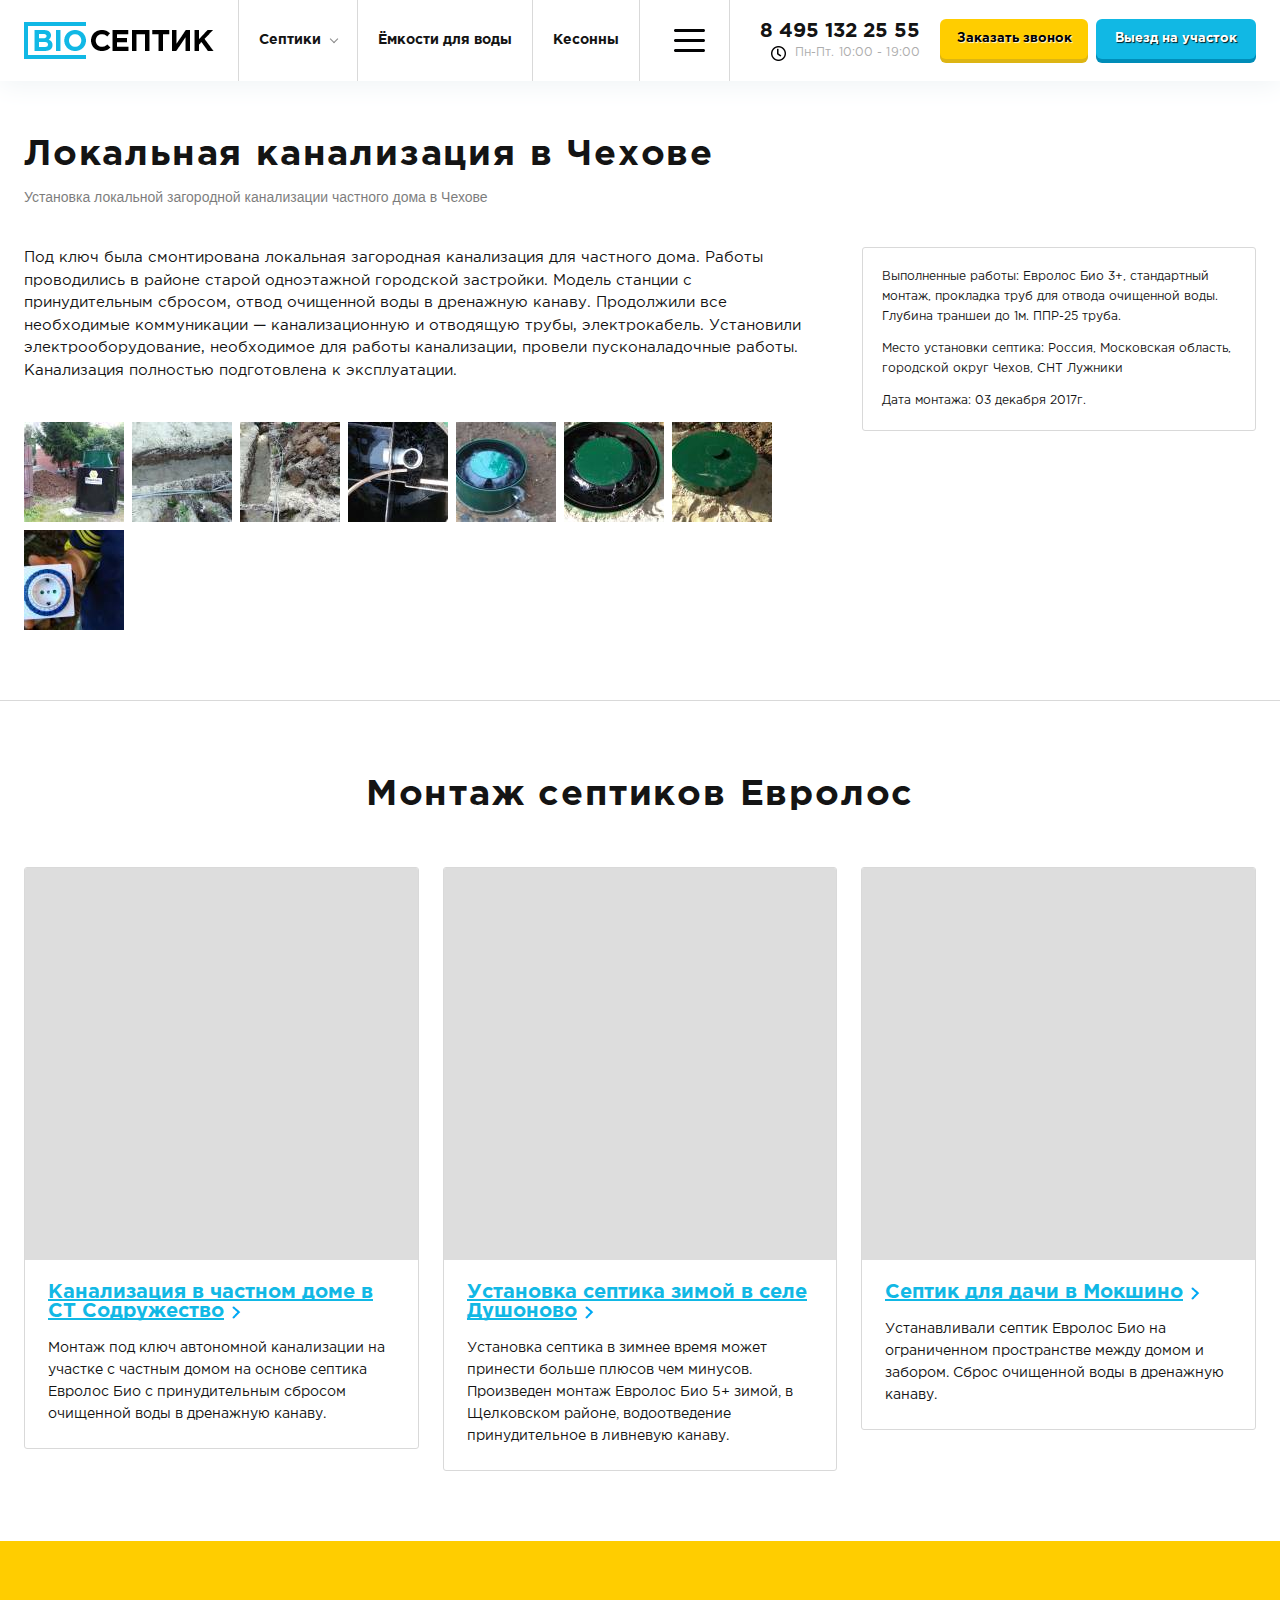
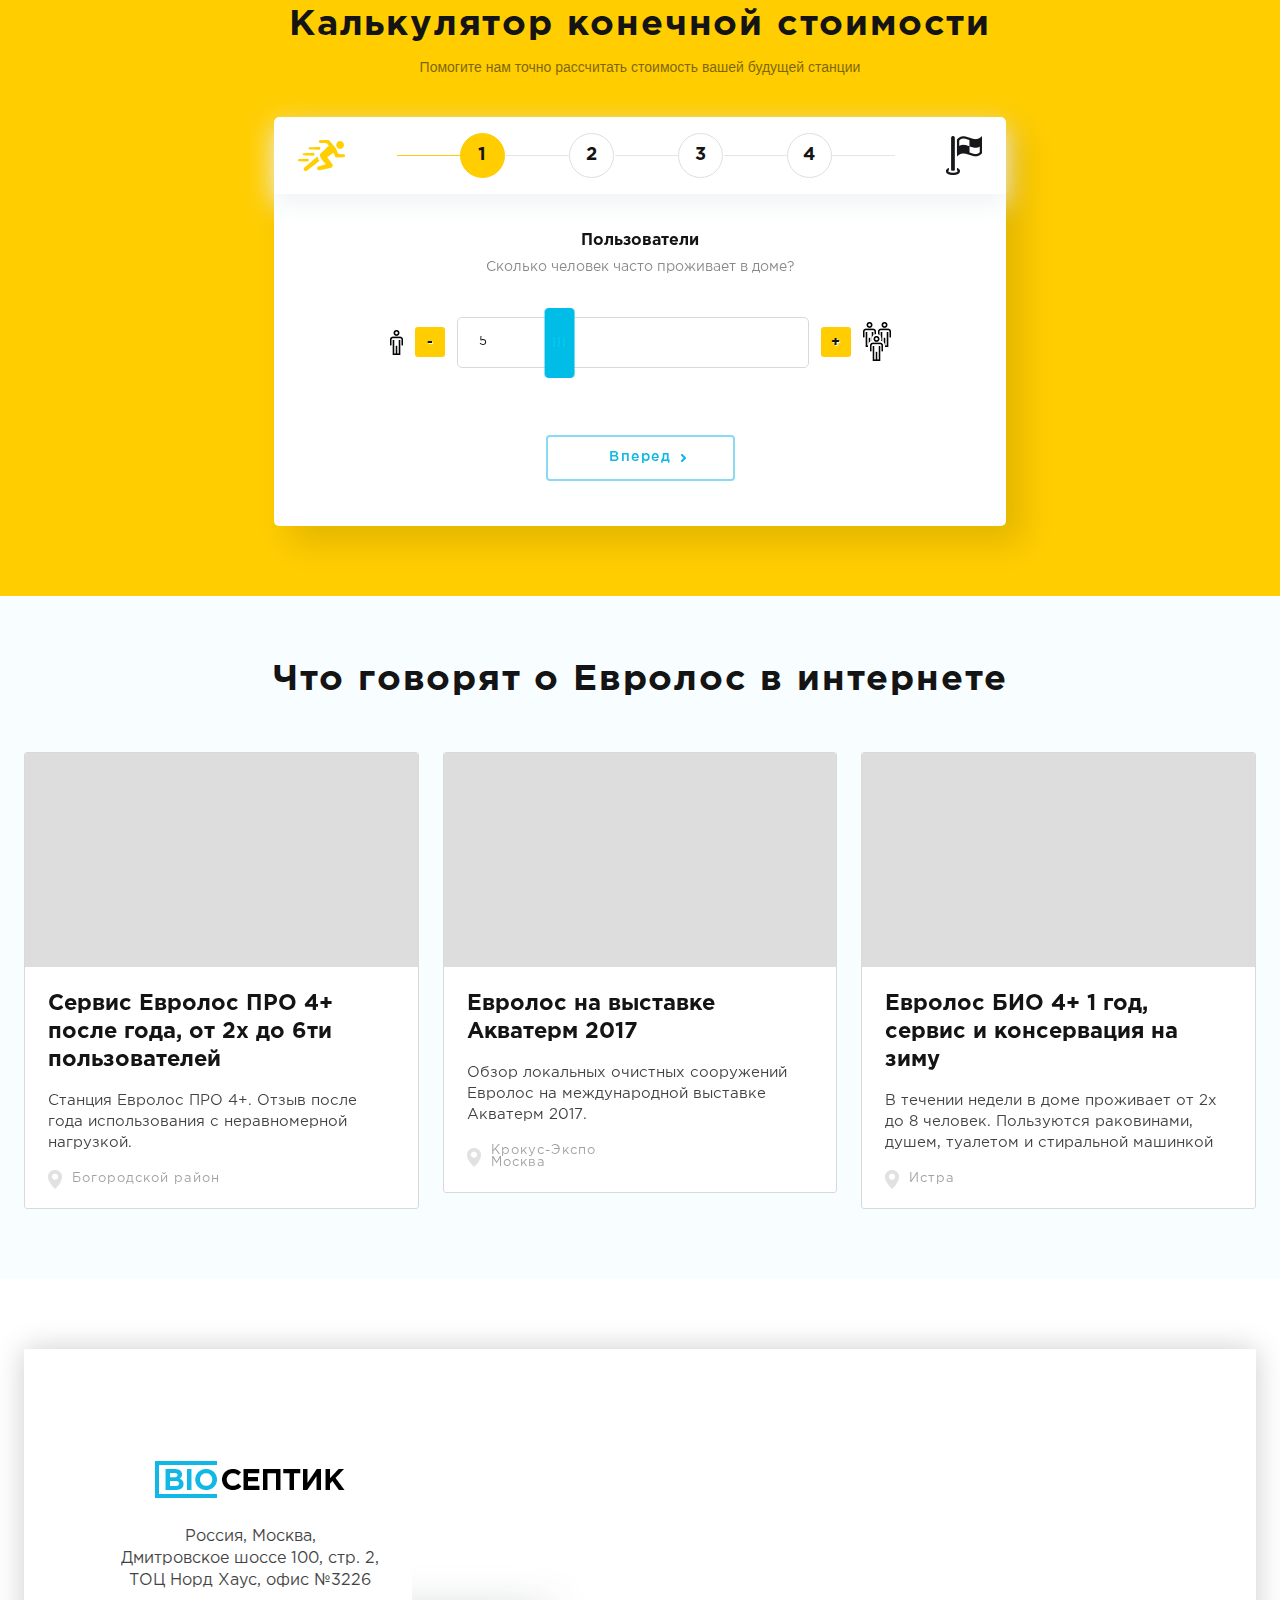
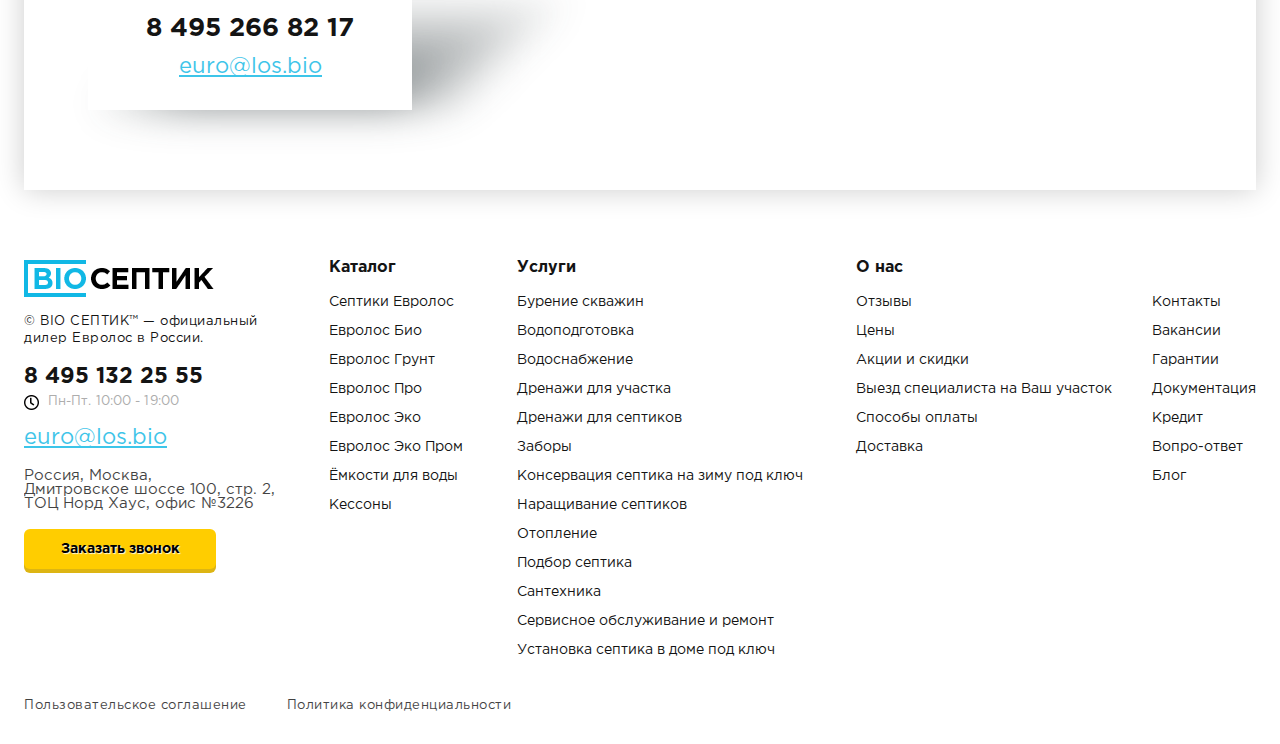
<file: project.html>
<!DOCTYPE html>
<html lang="ru">
	<head>
		<meta http-equiv="Content-Type" content="text/html; charset=utf-8">

		<!-- Адаптирование страницы для мобильных устройств -->
		<meta name="viewport" content="width=device-width, initial-scale=1, maximum-scale=1">

		<!-- Запрет распознования номера телефона -->
		<meta name="format-detection" content="telephone=no">
		<meta name="SKYPE_TOOLBAR" content ="SKYPE_TOOLBAR_PARSER_COMPATIBLE">

		<!-- Заголовок страницы -->
		<title>Заголовок страницы</title>

		<!-- Данное значение часто используют(использовали) поисковые системы -->
		<meta name="description" content="">
		<meta name="keywords" content="">

		<!-- Традиционная иконка сайта, размер 16x16, прозрачность поддерживается. Рекомендуемый формат: .ico или .png -->
		<link rel="shortcut icon" href="favicon.ico">

		<!-- Изменение цвета панели моб. браузера -->
		<meta name="msapplication-TileColor" content="#11b8e5">
		<meta name="theme-color" content="#11b8e5">

		<!-- Подключение файлов стилей -->
		<link rel="stylesheet" href="css/swiper-bundle.min.css" async>
		<link rel="stylesheet" href="css/swiper.css" async>
		<link rel="stylesheet" href="css/fancybox.css" async>
		<link rel="stylesheet" href="css/nouislider.css" async>
		<link rel="stylesheet" href="css/styles.css" async>

		<link rel="stylesheet" href="css/response_1439.css" media="print, (max-width: 1439px)" async>
		<link rel="stylesheet" href="css/response_1279.css" media="print, (max-width: 1279px)" async>
		<link rel="stylesheet" href="css/response_1023.css" media="print, (max-width: 1023px)" async>
		<link rel="stylesheet" href="css/response_767.css" media="print, (max-width: 767px)" async>
		<link rel="stylesheet" href="css/response_479.css" media="(max-width: 479px)" async>
	</head>

	<body>
		<div class="wrap">
			<div class="main">
				<div class="header_wrap">
					<header>
						<!-- <div class="top">
							<div class="cont big_w row">
								<nav class="menu row">
									<div class="menu_item">
										<a href="/">Cептики</a>
									</div>

									<div class="menu_item">
										<a href="/">Канализация</a>
									</div>

									<div class="menu_item">
										<a href="/">Кессоны</a>
									</div>

									<div class="menu_item">
										<a href="/">Дренаж</a>
									</div>

									<div class="menu_item">
										<a href="/">Ёмкости для воды</a>
									</div>

									<div class="menu_item">
										<a href="/">Водоподготовка</a>
									</div>

									<div class="menu_item">
										<a href="/">Бурение скважины</a>
									</div>

									<div class="menu_item">
										<a href="/">Водоснабжение</a>
									</div>

									<div class="menu_item">
										<a href="/">Сантехника</a>
									</div>

									<div class="menu_item">
										<a href="/">Отопление</a>
									</div>

									<div class="menu_item">
										<a href="/">Заборы</a>
									</div>
								</nav>
							</div>
						</div> -->

						<div class="info">
							<div class="cont big_w row">
								<a href="/" class="logo">
									<img src="images/logo.png" alt="">
								</a>

								<nav class="main_menu">
									<div class="responsive_menu row">
										<div class="item">
											<a href="/" class="sub_link">Септики</a>

											<div class="sub_menu">
												<div><a href="/">Серия Био</a></div>
												<div><a href="/">Серия Грунт</a></div>
												<div><a href="/">Серия Про</a></div>
											</div>
										</div>

										<div class="item">
											<a href="/">Ёмкости для воды</a>
										</div>

										<div class="item">
											<a href="/">Кесонны</a>
										</div>

										<div class="item">
											<a href="/">Услуги</a>
										</div>

										<div class="item">
											<a href="/">Галерея работ</a>
										</div>

										<div class="item">
											<a href="/">Цены</a>
										</div>

										<div class="item">
											<a href="/">Акции и скидки</a>
										</div>

										<div class="item">
											<a href="/" class="sub_link">О нас</a>

											<div class="sub_menu">
												<div><a href="/">Серия Био</a></div>
												<div><a href="/">Серия Грунт</a></div>
												<div><a href="/">Серия Про</a></div>
											</div>
										</div>

										<div class="item">
											<a href="/">Контакты</a>
										</div>
									</div>
								</nav>

								<div class="contacts">
									<div class="phone">
										<div><a href="tel:84951322555">8 495 132 25 55</a></div>
									</div>

									<div class="time">Пн-Пт. 10:00 - 19:00</div>
								</div>

								<button class="callback_btn modal_btn" data-modal="#callback_modal">Заказать звонок</button>

								<button class="departure_btn modal_btn" data-modal="#callback_modal">Выезд на участок</button>
							</div>
						</div>
					</header>
				</div>


				<section class="project_info block border_b content_flex">
					<div class="cont">
						<div class="block_head min_m">
							<div class="title big">Локальная канализация в Чехове</div>

							<div class="desc">Установка локальной загородной канализации частного дома в Чехове</div>
						</div>
					</div>

					<div class="cont row">
						<section class="content">
							<div class="text_block">
								<p>Под ключ была смонтирована локальная загородная канализация для частного дома. Работы проводились в районе старой одноэтажной городской застройки. Модель станции с принудительным сбросом, отвод очищенной воды в дренажную канаву. Продолжили все необходимые коммуникации — канализационную и отводящую трубы, электрокабель. Установили электрооборудование, необходимое для работы канализации, провели пусконаладочные работы. Канализация полностью подготовлена к эксплуатации.</p>
							</div>

							<div class="gallery">
								<div class="row">
									<a href="https://los.bio/assets/images/galerey/249/eurolos-bio3plus-lujniki-01.jpg" class="item fancy_img" data-fancybox="project" data-caption="First image">
										<img data-src="images/tmp/gallery_thumb1.jpg" alt="" class="lazyload">
									</a>

									<a href="https://los.bio/assets/images/galerey/249/eurolos-bio3plus-lujniki-01.jpg" class="item fancy_img" data-fancybox="project" data-caption="First image">
										<img data-src="images/tmp/gallery_thumb2.jpg" alt="" class="lazyload">
									</a>

									<a href="https://los.bio/assets/images/galerey/249/eurolos-bio3plus-lujniki-01.jpg" class="item fancy_img" data-fancybox="project" data-caption="First image">
										<img data-src="images/tmp/gallery_thumb3.jpg" alt="" class="lazyload">
									</a>

									<a href="https://los.bio/assets/images/galerey/249/eurolos-bio3plus-lujniki-01.jpg" class="item fancy_img" data-fancybox="project" data-caption="First image">
										<img data-src="images/tmp/gallery_thumb4.jpg" alt="" class="lazyload">
									</a>

									<a href="https://los.bio/assets/images/galerey/249/eurolos-bio3plus-lujniki-01.jpg" class="item fancy_img" data-fancybox="project" data-caption="First image">
										<img data-src="images/tmp/gallery_thumb5.jpg" alt="" class="lazyload">
									</a>

									<a href="https://los.bio/assets/images/galerey/249/eurolos-bio3plus-lujniki-01.jpg" class="item fancy_img" data-fancybox="project" data-caption="First image">
										<img data-src="images/tmp/gallery_thumb6.jpg" alt="" class="lazyload">
									</a>

									<a href="https://los.bio/assets/images/galerey/249/eurolos-bio3plus-lujniki-01.jpg" class="item fancy_img" data-fancybox="project" data-caption="First image">
										<img data-src="images/tmp/gallery_thumb7.jpg" alt="" class="lazyload">
									</a>

									<a href="https://los.bio/assets/images/galerey/249/eurolos-bio3plus-lujniki-01.jpg" class="item fancy_img" data-fancybox="project" data-caption="First image">
										<img data-src="images/tmp/gallery_thumb8.jpg" alt="" class="lazyload">
									</a>
								</div>
							</div>
						</section>


						<aside>
							<div class="data">
								<div>Выполненные работы: Евролос Био 3+, стандартный монтаж, прокладка труб для отвода очищенной воды. Глубина траншеи до 1м. ППР-25 труба.</div>

								<div>Место установки септика: Россия, Московская область, городской округ Чехов, СНТ Лужники</div>

								<div>Дата монтажа: 03 декабря 2017г.</div>
							</div>
						</aside>
					</div>
				</section>


				<section class="portfolio block">
					<div class="cont">
						<div class="block_head center">
							<div class="title big">Монтаж септиков Евролос</div>
						</div>

						<div class="row">
							<div class="item">
								<a href="/" class="thumb">
									<img data-src="images/tmp/portfolio_thumb1.jpg" alt="" class="lazyload">
								</a>

								<div class="info">
									<div class="name">
										<a href="/">
											<span>Канализация в частном доме в СТ Содружество</span>
											<i></i>
										</a>
									</div>

									<div class="desc">Монтаж под ключ автономной канализации на участке с частным домом на основе септика Евролос Био с принудительным сбросом очищенной воды в дренажную канаву.</div>
								</div>
							</div>

							<div class="item">
								<a href="/" class="thumb">
									<img data-src="images/tmp/portfolio_thumb2.jpg" alt="" class="lazyload">
								</a>

								<div class="info">
									<div class="name">
										<a href="/">
											<span>Установка септика зимой в селе Душоново</span>
											<i></i>
										</a>
									</div>

									<div class="desc">Установка септика в зимнее время может принести больше плюсов чем минусов. Произведен монтаж Евролос Био 5+ зимой, в Щелковском районе, водоотведение принудительное в ливневую канаву.</div>
								</div>
							</div>

							<div class="item">
								<a href="/" class="thumb">
									<img data-src="images/tmp/portfolio_thumb3.jpg" alt="" class="lazyload">
								</a>

								<div class="info">
									<div class="name">
										<a href="/">
											<span>Септик для дачи в Мокшино</span>
											<i></i>
										</a>
									</div>

									<div class="desc">Устанавливали септик Евролос Био на ограниченном пространстве между домом и забором. Сброс очищенной воды в дренажную канаву.</div>
								</div>
							</div>
						</div>
					</div>
				</section>


				<section class="calc menu_anchor_block" id="menu_anchor3">
					<div class="cont">
						<div class="block_head center min_m">
							<div class="title big">Калькулятор конечной стоимости</div>

							<div class="desc">Помогите нам точно рассчитать стоимость вашей будущей станции</div>
						</div>

						<div class="data">
							<div class="head">
								<div class="start"></div>

								<div class="steps">
									<div class="item active">1</div>
									<div class="item">2</div>
									<div class="item">3</div>
									<div class="item">4</div>
								</div>

								<div class="finish"></div>
							</div>

							<div class="swiper">
								<div class="swiper-wrapper">
									<div class="swiper-slide">
										<div class="step step1">
											<div class="title">Пользователи</div>

											<div class="desc">Сколько человек часто проживает в доме?</div>

											<div class="range">
												<div class="minus">
													<div class="icon"></div>
													<button class="btn">-</button>
												</div>

												<div class="box">
													<input type="text" name="" value="5" class="input">

													<div id="nonlinear"></div>
												</div>

												<div class="plus">
													<button class="btn">+</button>
													<div class="icon"></div>
												</div>
											</div>

											<div class="btns">
												<button class="btn next_btn">
													<span>Вперед</span>
												</button>
											</div>
										</div>
									</div>

									<div class="swiper-slide">
										<div class="step step2">
											<div class="title">Точки водопотребления</div>

											<div class="water_points">
												<div class="row">
													<div class="item">
														<div class="amount">
															<button type="button" class="minus">-</button>

															<input type="text" value="1" class="input"
															  data-minimum="1" data-maximum="99" data-step="1" data-unit="" maxlength="2">

															<button type="button" class="plus">+</button>
														</div>

														<div class="icon icon1"></div>
														<div class="name">Кран</div>
													</div>

													<div class="item">
														<div class="amount">
															<button type="button" class="minus">-</button>

															<input type="text" value="1" class="input"
															  data-minimum="1" data-maximum="99" data-step="1" data-unit="" maxlength="2">

															<button type="button" class="plus">+</button>
														</div>

														<div class="icon icon2"></div>
														<div class="name">Душ, ванна или джакузи</div>
													</div>

													<div class="item">
														<div class="amount">
															<button type="button" class="minus">-</button>

															<input type="text" value="1" class="input"
															  data-minimum="1" data-maximum="99" data-step="1" data-unit="" maxlength="2">

															<button type="button" class="plus">+</button>
														</div>

														<div class="icon icon3"></div>
														<div class="name">Туалет</div>
													</div>

													<div class="item">
														<div class="amount">
															<button type="button" class="minus">-</button>

															<input type="text" value="1" class="input"
															  data-minimum="1" data-maximum="99" data-step="1" data-unit="" maxlength="2">

															<button type="button" class="plus">+</button>
														</div>

														<div class="icon icon4"></div>
														<div class="name">Стиральная или посудомоечная машина</div>
													</div>
												</div>
											</div>

											<div class="btns">
												<button class="btn prev_btn">
													<span>Назад</span>
												</button>

												<button class="btn next_btn">
													<span>Вперед</span>
												</button>
											</div>
										</div>
									</div>

									<div class="swiper-slide">
										<div class="step step3">
											<div class="title">Кто будет делать монтаж?</div>

											<div class="who_will_do">
												<label>
													<input type="radio" name="who_will_do">
													<div>Самостоятельно</div>
												</label>

												<label>
													<input type="radio" name="who_will_do" checked>
													<div>Заказать монтаж</div>
												</label>
											</div>

											<div class="btns">
												<button class="btn prev_btn">
													<span>Назад</span>
												</button>

												<button class="btn next_btn">
													<span>Вперед</span>
												</button>
											</div>
										</div>
									</div>

									<div class="swiper-slide">
										<div class="step step4">
											<div class="title">Расчёт доставки от МКАД</div>

											<form action="" class="form">
												<div class="line">
													<div class="field">
														<input type="text" name="" value="" class="input">
													</div>

													<div class="exp">Укажите населенный пункт для расчета доставки</div>
												</div>
											</form>

											<div class="btns">
												<button class="btn prev_btn">
													<span>Назад</span>
												</button>

												<button class="btn next_btn">
													<span>Вперед</span>
												</button>
											</div>
										</div>
									</div>

									<div class="swiper-slide">
										<div class="step step5">
											<div class="title">Расчёт стоимости</div>

											<div class="desc">Укажите контактные данные для получения конечной стоимости</div>

											<form action="" class="form">
												<div class="line">
													<div class="field">
														<input type="text" name="" value="" class="input" placeholder="Ваше имя">
													</div>
												</div>

												<div class="line">
													<div class="field">
														<input type="tel" name="" value="" class="input" placeholder="Телефон">
													</div>
												</div>

												<div class="submit">
													<button type="submit" class="submit_btn">Получить расчёт стоимости</button>
												</div>
											</form>
										</div>
									</div>
								</div>
							</div>
						</div>
					</div>
				</section>


				<section class="internet block menu_anchor_block" id="menu_anchor4">
					<div class="cont">
						<div class="block_head center">
							<div class="title big">Что говорят о Евролос в интернете</div>
						</div>

						<div class="swiper">
							<div class="swiper-wrapper">
								<div class="swiper-slide">
									<a href="/" class="item" target="_blank" rel="noopener nofollow">
										<div class="thumb">
											<img data-src="images/tmp/internet_thumb1.jpg" alt="" class="lazyload">
										</div>

										<div class="info">
											<div class="name">Сервис Евролос ПРО 4+ после года, от 2х до 6ти пользователей</div>

											<div class="desc">Станция Евролос ПРО 4+. Отзыв после года использования с неравномерной нагрузкой.</div>

											<div class="location">Богородской район</div>
										</div>
									</a>
								</div>

								<div class="swiper-slide">
									<a href="/" class="item" target="_blank" rel="noopener nofollow">
										<div class="thumb">
											<img data-src="images/tmp/internet_thumb2.jpg" alt="" class="lazyload">
										</div>

										<div class="info">
											<div class="name">Евролос на выставке Акватерм 2017</div>

											<div class="desc">Обзор локальных очистных сооружений Евролос на международной выставке Акватерм 2017.</div>

											<div class="location">Крокус-Экспо<br> Москва</div>
										</div>
									</a>
								</div>

								<div class="swiper-slide">
									<a href="/" class="item" target="_blank" rel="noopener nofollow">
										<div class="thumb">
											<img data-src="images/tmp/internet_thumb3.jpg" alt="" class="lazyload">
										</div>

										<div class="info">
											<div class="name">Евролос БИО 4+ 1 год, сервис и консервация на зиму</div>

											<div class="desc">В течении недели в доме проживает от 2х до 8 человек. Пользуются раковинами, душем, туалетом и стиральной машинкой</div>

											<div class="location">Истра</div>
										</div>
									</a>
								</div>

								<div class="swiper-slide">
									<a href="/" class="item" target="_blank" rel="noopener nofollow">
										<div class="thumb">
											<img data-src="images/tmp/internet_thumb1.jpg" alt="" class="lazyload">
										</div>

										<div class="info">
											<div class="name">Сервис Евролос ПРО 4+ после года, от 2х до 6ти пользователей</div>

											<div class="desc">Станция Евролос ПРО 4+. Отзыв после года использования с неравномерной нагрузкой.</div>

											<div class="location">Богородской район</div>
										</div>
									</a>
								</div>

								<div class="swiper-slide">
									<a href="/" class="item" target="_blank" rel="noopener nofollow">
										<div class="thumb">
											<img data-src="images/tmp/internet_thumb2.jpg" alt="" class="lazyload">
										</div>

										<div class="info">
											<div class="name">Евролос на выставке Акватерм 2017</div>

											<div class="desc">Обзор локальных очистных сооружений Евролос на международной выставке Акватерм 2017.</div>

											<div class="location">Крокус-Экспо<br> Москва</div>
										</div>
									</a>
								</div>

								<div class="swiper-slide">
									<a href="/" class="item" target="_blank" rel="noopener nofollow">
										<div class="thumb">
											<img data-src="images/tmp/internet_thumb3.jpg" alt="" class="lazyload">
										</div>

										<div class="info">
											<div class="name">Евролос БИО 4+ 1 год, сервис и консервация на зиму</div>

											<div class="desc">В течении недели в доме проживает от 2х до 8 человек. Пользуются раковинами, душем, туалетом и стиральной машинкой</div>

											<div class="location">Истра</div>
										</div>
									</a>
								</div>
							</div>

							<div class="swiper-button-prev"></div>
							<div class="swiper-button-next"></div>
						</div>
					</div>
				</section>


				<section class="contacts_block block menu_anchor_block" id="menu_anchor5">
					<div class="cont">
						<div class="map_wrap">
							<div class="map">
								<script type="text/javascript" charset="utf-8" async src="https://api-maps.yandex.ru/services/constructor/1.0/js/?um=constructor%3A24UogvbGlin68wvWplgRcZwzpV88_vRI&amp;width=100%25&amp;height=100%25&amp;lang=ru_RU&amp;scroll=false"></script>
							</div>

							<div class="data"><div>
								<div class="logo">
									<img src="images/logo.png" alt="">
								</div>

								<div class="address">Россия, Москва,<br> Дмитровское шоссе 100, стр. 2,<br> ТОЦ Норд Хаус, офис №3226</div>

								<div class="phone">
									<a href="tel:84952668217">8 495 266 82 17</a>
								</div>

								<div class="email">
									<a href="mailto:euro@los.bio">euro@los.bio</a>
								</div>
							</div></div>
						</div>
					</div>
				</section>
			</div>


			<footer>
				<div class="cont row">
					<div class="col">
						<div class="logo">
							<img src="images/logo.png" alt="">
						</div>

						<div class="copyright">&copy; BIO СЕПТИК™ — официальный дилер Евролос в России.</div>

						<div class="contacts">
							<div class="phone">
								<div><a href="tel:84951322555">8 495 132 25 55</a></div>
							</div>

							<div class="time">Пн-Пт. 10:00 - 19:00</div>

							<div class="email">
								<a href="mailto:euro@los.bio">euro@los.bio</a>
							</div>

							<div class="location">Россия, Москва,<br> Дмитровское шоссе 100, стр. 2,<br> ТОЦ Норд Хаус, офис №3226</div>

							<button class="callback_btn modal_btn" data-modal="#callback_modal">Заказать звонок</button>
						</div>
					</div>

					<div class="menu">
						<div class="title">Каталог</div>

						<div class="items">
							<div><a href="/">Септики Евролос</a></div>
							<div><a href="/">Евролос Био</a></div>
							<div><a href="/">Евролос Грунт</a></div>
							<div><a href="/">Евролос Про</a></div>
							<div><a href="/">Евролос Эко</a></div>
							<div><a href="/">Евролос Эко Пром</a></div>
							<div><a href="/">Ёмкости для воды</a></div>
							<div><a href="/">Кессоны</a></div>
						</div>
					</div>

					<div class="menu">
						<div class="title">Услуги</div>

						<div class="items">
							<div><a href="/">Бурение скважин</a></div>
							<div><a href="/">Водоподготовка</a></div>
							<div><a href="/">Водоснабжение</a></div>
							<div><a href="/">Дренажи для участка</a></div>
							<div><a href="/">Дренажи для септиков</a></div>
							<div><a href="/">Заборы</a></div>
							<div><a href="/">Консервация септика на зиму под ключ</a></div>
							<div><a href="/">Наращивание септиков</a></div>
							<div><a href="/">Отопление</a></div>
							<div><a href="/">Подбор септика</a></div>
							<div><a href="/">Сантехника</a></div>
							<div><a href="/">Сервисное обслуживание и ремонт</a></div>
							<div><a href="/">Установка септика в доме под ключ</a></div>
						</div>
					</div>

					<div class="menu">
						<div class="title">О нас</div>

						<div class="items columns">
							<div>
								<div><a href="/">Отзывы</a></div>
								<div><a href="/">Цены</a></div>
								<div><a href="/">Акции и скидки</a></div>
								<div><a href="/">Выезд специалиста на Ваш участок</a></div>
								<div><a href="/">Способы оплаты</a></div>
								<div><a href="/">Доставка</a></div>
							</div>

							<div>
								<div><a href="/">Контакты</a></div>
								<div><a href="/">Вакансии</a></div>
								<div><a href="/">Гарантии</a></div>
								<div><a href="/">Документация</a></div>
								<div><a href="/">Кредит</a></div>
								<div><a href="/">Вопро-ответ</a></div>
								<div><a href="/">Блог</a></div>
							</div>
						</div>
					</div>

					<div class="links">
						<div><a href="/">Пользовательское соглашение</a></div>
						<div><a href="/">Политика конфиденциальности</a></div>
					</div>
				</div>
			</footer>
		</div>


		<div class="overlay"></div>


		<section class="modal" id="callback_modal">
			<button class="close_btn"></button>

			<div class="scroll">
				<div class="modal_title">Обратный звонок</div>

				<div class="modal_desc">Оставьте заявку на обратный звонок и с вами свяжется первый освободившийся менеджер.</div>

				<form action="" class="form">
					<div class="line">
						<div class="field">
							<input type="text" name="" value="" class="input" placeholder="Ваше имя">
						</div>
					</div>

					<div class="line">
						<div class="field">
							<input type="tel" name="" value="" class="input" placeholder="Телефон">
						</div>
					</div>

					<div class="submit">
						<button type="submit" class="submit_btn">Отправить</button>
					</div>
				</form>
			</div>
		</section>


		<section class="modal" id="how_choose">
			<button class="close_btn"></button>

			<div class="scroll">
				<div class="steps">
					<div class="step step1">
						<div class="number"></div>

						<div class="modal_title">Как выбрать септик один раз и навсегда</div>

						<div class="modal_desc">Отправьте заявку и получите бесплатную консультацию у вашего менеджера по телефону</div>

						<form action="" class="form">
							<div class="line">
								<div class="field">
									<input type="text" name="" value="" class="input" placeholder="Ваше имя">
								</div>
							</div>

							<div class="line">
								<div class="field">
									<input type="tel" name="" value="" class="input" placeholder="Телефон">
								</div>
							</div>

							<div class="submit">
								<button type="submit" class="submit_btn">Получить консультацию</button>
							</div>
						</form>
					</div>

					<div class="step step2">
						<div class="number"></div>

						<div class="modal_title">Замер</div>

						<div class="data">
							<div class="image manager"></div>

							<div class="text_block">
								<p>Наш инженер бесплатно приедет к вам на участок и вместе с вами определит — где лучше установить станцию и составит подробную схему монтажа.</p>
							</div>
						</div>
					</div>

					<div class="step step3">
						<div class="number"></div>

						<div class="modal_title">Договор</div>

						<div class="data">
							<div class="image">
								<img data-src="images/tmp/order_img.jpg" alt="" class="lazyload">
							</div>

							<div class="text_block">
								<p>Инженер приезжает сразу с договором, и вы можете заключить его на месте, либо приехать в офис позже.</p>
							</div>
						</div>
					</div>

					<div class="step step4">
						<div class="number"></div>

						<div class="modal_title">Монтаж</div>

						<div class="text_block">
							<p>В назначенный в договоре день вам привезут станцию, а затем произведут монтаж и запуск.</p>
						</div>

						<div class="images">
							<div class="row">
								<img src="images/tmp/installation_img1.jpg" alt="">
								<img src="images/tmp/installation_img2.jpg" alt="">
							</div>
						</div>
					</div>

					<div class="step step4">
						<div class="number"></div>

						<div class="modal_title">Гарантия</div>

						<div class="text_block">
							<p>Вы получаете гарантию на станцию и на монтажные работы и теперь можете без забот наслаждаться комфортом в вашем загородном доме!</p>
						</div>
					</div>
				</div>
			</div>
		</section>


		<!-- Подключение javascript файлов -->
		<script src="js/jquery-3.6.3.min.js"></script>
		<script src="js/functions.js"></script>
		<script src="js/swiper-bundle.min.js"></script>
		<script src="js/fancybox.min.js"></script>
		<script src="js/imask.js"></script>
		<script src="js/hc-sticky.js"></script>
		<script src="js/responsiveMenu.js"></script>
		<script src="js/nouislider.min.js"></script>
		<script src="js/in-view.min.js"></script>
		<script src="js/scripts.js"></script>
	</body>
</html>
</file>
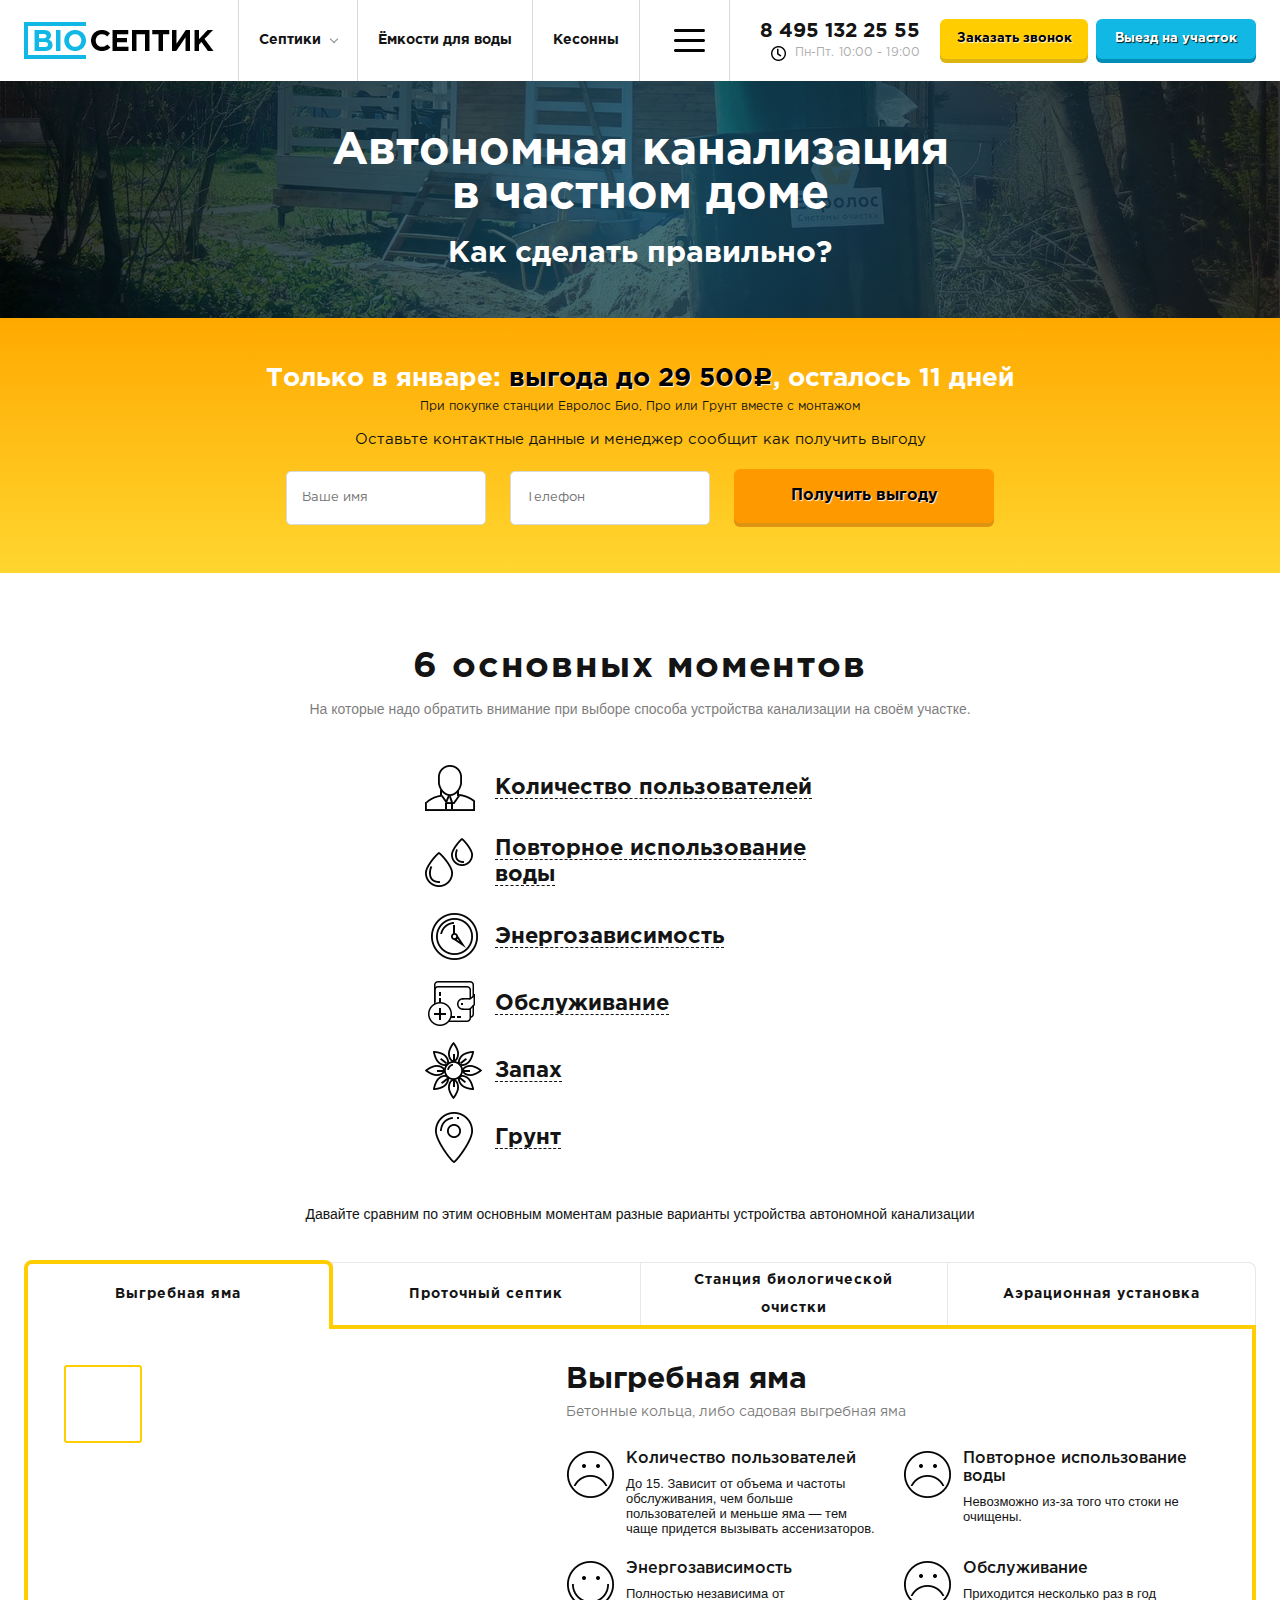
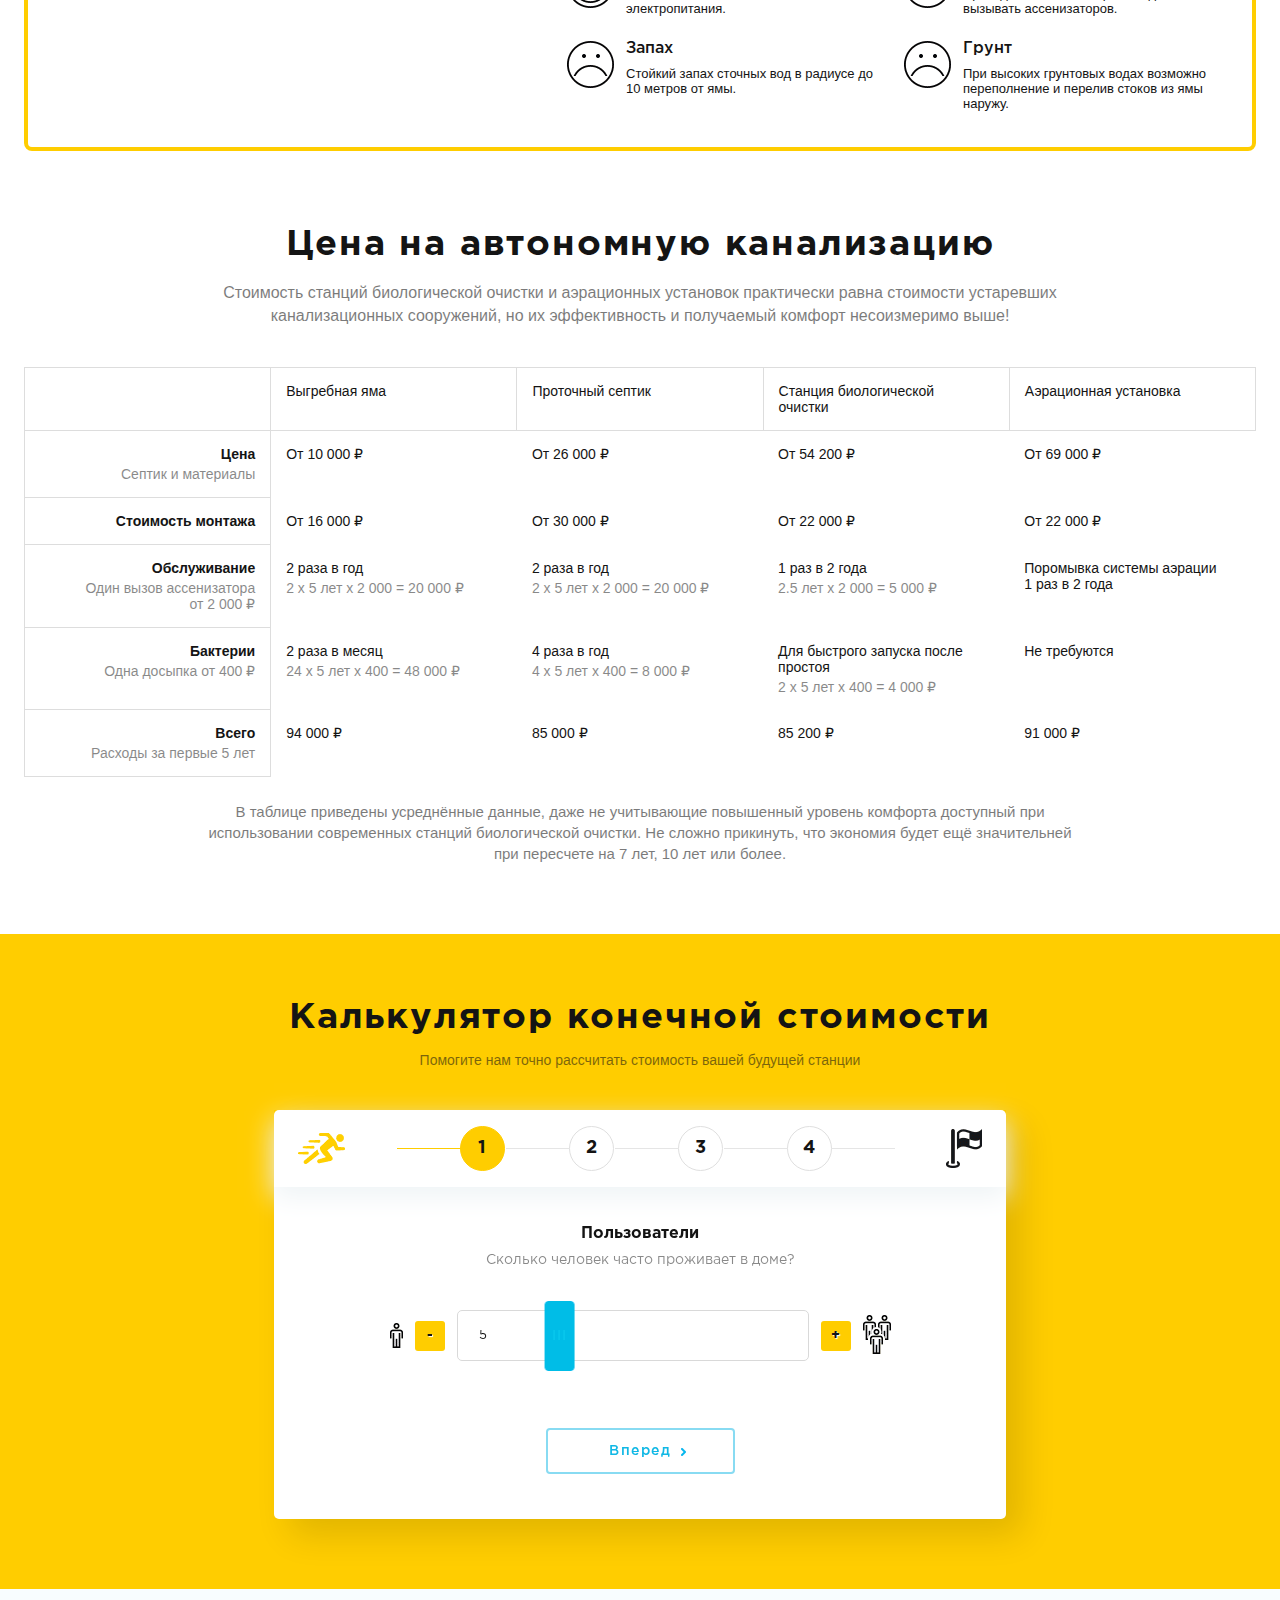
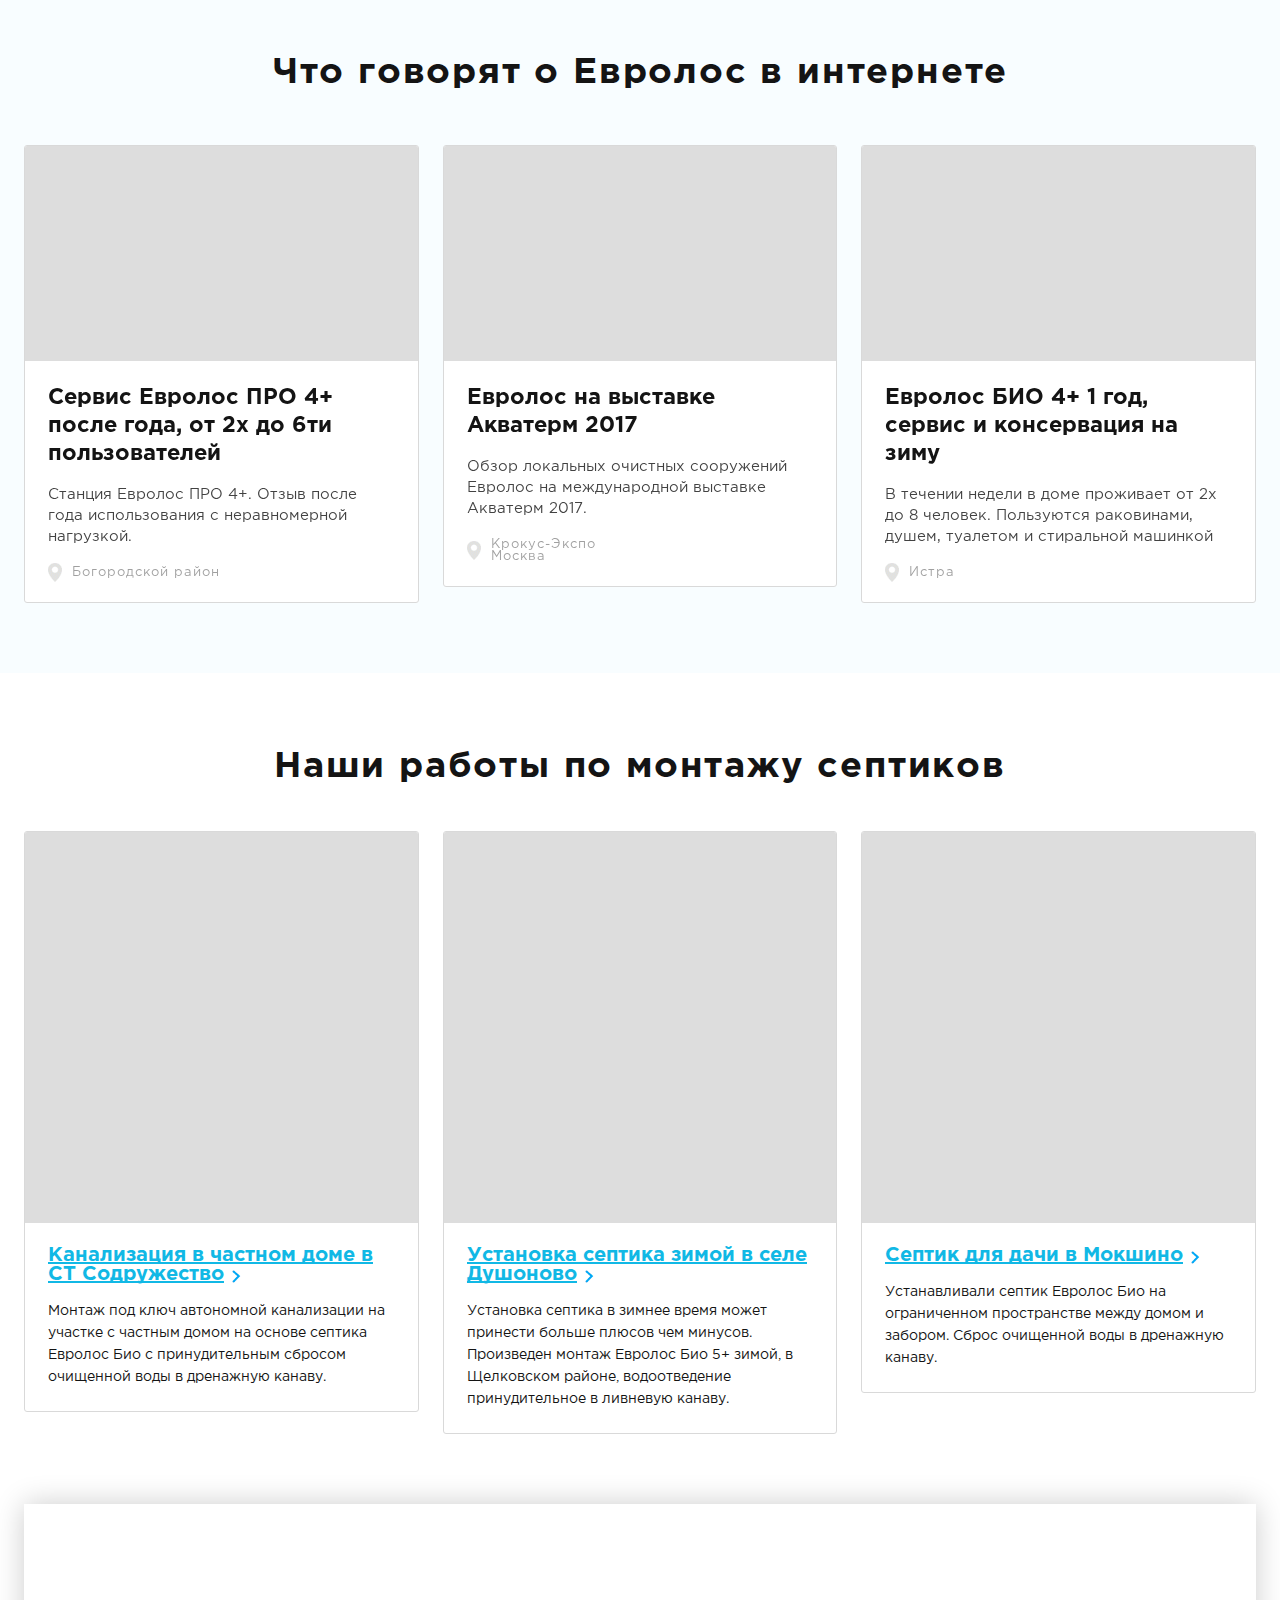
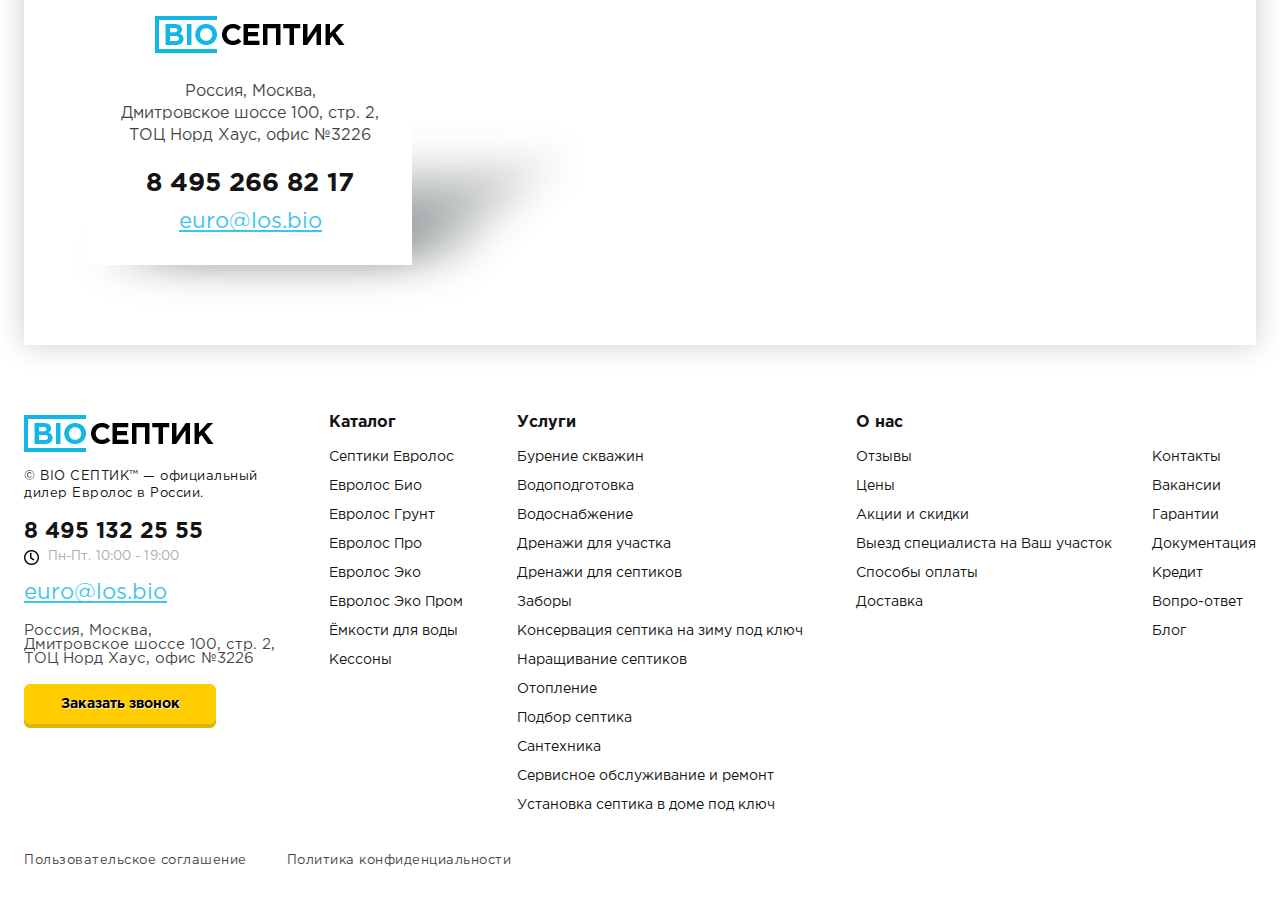
<file: sewerage.html>
<!DOCTYPE html>
<html lang="ru">
	<head>
		<meta http-equiv="Content-Type" content="text/html; charset=utf-8">

		<!-- Адаптирование страницы для мобильных устройств -->
		<meta name="viewport" content="width=device-width, initial-scale=1, maximum-scale=1">

		<!-- Запрет распознования номера телефона -->
		<meta name="format-detection" content="telephone=no">
		<meta name="SKYPE_TOOLBAR" content ="SKYPE_TOOLBAR_PARSER_COMPATIBLE">

		<!-- Заголовок страницы -->
		<title>Заголовок страницы</title>

		<!-- Данное значение часто используют(использовали) поисковые системы -->
		<meta name="description" content="">
		<meta name="keywords" content="">

		<!-- Традиционная иконка сайта, размер 16x16, прозрачность поддерживается. Рекомендуемый формат: .ico или .png -->
		<link rel="shortcut icon" href="favicon.ico">

		<!-- Изменение цвета панели моб. браузера -->
		<meta name="msapplication-TileColor" content="#11b8e5">
		<meta name="theme-color" content="#11b8e5">

		<!-- Подключение файлов стилей -->
		<link rel="stylesheet" href="css/swiper-bundle.min.css" async>
		<link rel="stylesheet" href="css/swiper.css" async>
		<link rel="stylesheet" href="css/fancybox.css" async>
		<link rel="stylesheet" href="css/nouislider.css" async>
		<link rel="stylesheet" href="css/styles.css" async>

		<link rel="stylesheet" href="css/response_1439.css" media="print, (max-width: 1439px)" async>
		<link rel="stylesheet" href="css/response_1279.css" media="print, (max-width: 1279px)" async>
		<link rel="stylesheet" href="css/response_1023.css" media="print, (max-width: 1023px)" async>
		<link rel="stylesheet" href="css/response_767.css" media="print, (max-width: 767px)" async>
		<link rel="stylesheet" href="css/response_479.css" media="(max-width: 479px)" async>
	</head>

	<body>
		<div class="wrap">
			<div class="main">
				<div class="header_wrap no_margin">
					<header class="no_sh">
						<!-- <div class="top">
							<div class="cont big_w row">
								<nav class="menu row">
									<div class="menu_item">
										<a href="/">Cептики</a>
									</div>

									<div class="menu_item">
										<a href="/">Канализация</a>
									</div>

									<div class="menu_item">
										<a href="/">Кессоны</a>
									</div>

									<div class="menu_item">
										<a href="/">Дренаж</a>
									</div>

									<div class="menu_item">
										<a href="/">Ёмкости для воды</a>
									</div>

									<div class="menu_item">
										<a href="/">Водоподготовка</a>
									</div>

									<div class="menu_item">
										<a href="/">Бурение скважины</a>
									</div>

									<div class="menu_item">
										<a href="/">Водоснабжение</a>
									</div>

									<div class="menu_item">
										<a href="/">Сантехника</a>
									</div>

									<div class="menu_item">
										<a href="/">Отопление</a>
									</div>

									<div class="menu_item">
										<a href="/">Заборы</a>
									</div>
								</nav>
							</div>
						</div> -->

						<div class="info">
							<div class="cont big_w row">
								<a href="/" class="logo">
									<img src="images/logo.png" alt="">
								</a>

								<nav class="main_menu">
									<div class="responsive_menu row">
										<div class="item">
											<a href="/" class="sub_link">Септики</a>

											<div class="sub_menu">
												<div><a href="/">Серия Био</a></div>
												<div><a href="/">Серия Грунт</a></div>
												<div><a href="/">Серия Про</a></div>
											</div>
										</div>

										<div class="item">
											<a href="/">Ёмкости для воды</a>
										</div>

										<div class="item">
											<a href="/">Кесонны</a>
										</div>

										<div class="item">
											<a href="/">Услуги</a>
										</div>

										<div class="item">
											<a href="/">Галерея работ</a>
										</div>

										<div class="item">
											<a href="/">Цены</a>
										</div>

										<div class="item">
											<a href="/">Акции и скидки</a>
										</div>

										<div class="item">
											<a href="/" class="sub_link">О нас</a>

											<div class="sub_menu">
												<div><a href="/">Серия Био</a></div>
												<div><a href="/">Серия Грунт</a></div>
												<div><a href="/">Серия Про</a></div>
											</div>
										</div>

										<div class="item">
											<a href="/">Контакты</a>
										</div>
									</div>
								</nav>

								<div class="contacts">
									<div class="phone">
										<div><a href="tel:84951322555">8 495 132 25 55</a></div>
									</div>

									<div class="time">Пн-Пт. 10:00 - 19:00</div>
								</div>

								<button class="callback_btn modal_btn" data-modal="#callback_modal">Заказать звонок</button>

								<button class="departure_btn modal_btn" data-modal="#callback_modal">Выезд на участок</button>
							</div>
						</div>
					</header>
				</div>


				<section class="sewerage block">
					<div class="head">
						<div class="cont">
							<div class="title">Автономная канализация<br> в частном доме</div>

							<div class="sub_title">Как сделать правильно?</div>
						</div>

						<img data-src="images/tmp/bg_sewerage.jpg" alt="" class="bg lazyload">
					</div>

					<div class="stock">
						<div class="cont">
							<div class="title">Только в январе: <span>выгода до 29 500<span class="currency">Р</span></span>, осталось 11 дней</div>

							<div class="exp">При покупке станции Евролос Био, Про или Грунт вместе с монтажом</div>

							<div class="desc">Оставьте контактные данные и менеджер сообщит как получить выгоду</div>

							<form action="" class="form">
								<div class="line">
									<div class="field">
										<input type="text" name="" value="" class="input" placeholder="Ваше имя">
									</div>
								</div>

								<div class="line">
									<div class="field">
										<input type="tel" name="" value="" class="input" placeholder="Телефон">
									</div>
								</div>

								<div class="submit">
									<button type="submit" class="submit_btn">Получить выгоду</button>
								</div>
							</form>
						</div>
					</div>
				</section>


				<section class="highlights block menu_anchor_block" id="menu_anchor1">
					<div class="cont">
						<div class="block_head min_m center">
							<div class="title big">6 основных моментов</div>

							<div class="desc">На которые надо обратить внимание при выборе способа устройства канализации на своём участке.</div>
						</div>

						<div class="accordion list">
							<div class="accordion_item item item1">
								<div class="head">
									<div><span>Количество пользователей</span></div>
								</div>

								<div class="data desc">Определяется максимальным количеством людей проживающих в доме и пользующихся канализацией на протяжении более чем 2х суток подряд</div>
							</div>

							<div class="accordion_item item item2">
								<div class="head">
									<div><span>Повторное использование воды</span></div>
								</div>

								<div class="data desc">В некоторых системах канализации есть возможность повторного использования очищенных сточных вод для технических нужд (полива огорода или лужайки, мытья тротуаров и т.д.)</div>
							</div>

							<div class="accordion_item item item3">
								<div class="head">
									<div><span>Энергозависимость</span></div>
								</div>

								<div class="data desc">Большинство современных канализационных систем требуют подключение к электросети для работы установленного в них электрооборудования — насосов и компрессоров. В этом случае важным является — что происходит при отключениях электроэнергии и насколько оно энергоемко.</div>
							</div>

							<div class="accordion_item item item4">
								<div class="head">
									<div><span>Обслуживание</span></div>
								</div>

								<div class="data desc">Эксплуатация канализации подразумевает периодическое выполнение следующих работ по обслуживанию оборудования: откачка и вывоз осадка ассенизационными машинами, откачка осадка собственными силами, чистка узлов, техническое обслуживание.</div>
							</div>

							<div class="accordion_item item item5">
								<div class="head">
									<div><span>Запах</span></div>
								</div>

								<div class="data desc">От типа канализации, а также особенностей конструкции канализационной системы зависит наличие или отсутствие нежелательных запахов, а в случае их присутствия — на какое расстояние будут распространяться эти запахи.</div>
							</div>

							<div class="accordion_item item item6">
								<div class="head">
									<div><span>Грунт</span></div>
								</div>

								<div class="data desc">Монтаж ЛОС может осуществляться в грунты различных типов — глина, песок, суглинок и т.д., а также при разном уровне грунтовых вод. От этого зависит то — какую систему можно устанавливать или какие проблемы могут возникнуть.</div>
							</div>
						</div>

						<div class="compare tabs_container">
							<div class="title">Давайте сравним по этим основным моментам разные варианты устройства автономной канализации</div>


							<div class="tabs">
								<button data-content="#compare_tab1" data-level="level1" class="tab_btn active">Выгребная яма</button>

								<button data-content="#compare_tab2" data-level="level1" class="tab_btn">Проточный септик</button>

								<button data-content="#compare_tab3" data-level="level1" class="tab_btn">Станция биологической очистки</button>

								<button data-content="#compare_tab4" data-level="level1" class="tab_btn">Аэрационная установка</button>
							</div>

							<div class="mob_tabs tabs modal_cont">
								<button class="btn mini_modal_btn" data-modal-id="mob_tabs_modal">Выгребная яма</button>

								<div class="mini_modal" id="mob_tabs_modal">
									<button data-content="#compare_tab1" data-level="level1" class="tab_btn">Выгребная яма</button>

									<button data-content="#compare_tab2" data-level="level1" class="tab_btn">Проточный септик</button>

									<button data-content="#compare_tab3" data-level="level1" class="tab_btn">Станция биологической очистки</button>

									<button data-content="#compare_tab4" data-level="level1" class="tab_btn">Аэрационная установка</button>
								</div>
							</div>


							<div class="tab_content level1 active" id="compare_tab1">
								<div class="product row">
									<div class="images">
										<div class="big">
											<div class="swiper">
												<div class="swiper-wrapper">
													<div class="swiper-slide">
														<a href="images/tmp/product_img1.jpg" class="fancy_img" data-fancybox="product1">
															<img data-src="images/tmp/product_img1.jpg" alt="" class="lazyload">
														</a>
													</div>

													<div class="swiper-slide">
														<a href="images/tmp/product_img2.jpg" class="fancy_img" data-fancybox="product1">
															<img data-src="images/tmp/product_img2.jpg" alt="" class="lazyload">
														</a>
													</div>
												</div>

												<div class="swiper-pagination"></div>
											</div>
										</div>

										<div class="thumbs">
											<button class="btn active" data-slide-index="0">
												<img data-src="images/tmp/product_thumbs_img1.jpg" alt="" class="lazyload">
											</button>

											<button class="btn" data-slide-index="1">
												<img data-src="images/tmp/product_thumbs_img2.jpg" alt="" class="lazyload">
											</button>
										</div>
									</div>

									<div class="data">
										<div class="product_name">Выгребная яма</div>

										<div class="exp">Бетонные кольца, либо садовая выгребная яма</div>

										<div class="features">
											<div class="item minus">
												<div class="name">Количество пользователей</div>

												<div class="desc">До 15. Зависит от объема и частоты обслуживания, чем больше пользователей и меньше яма — тем чаще придется вызывать ассенизаторов.</div>
											</div>

											<div class="item minus">
												<div class="name">Повторное использование воды</div>

												<div class="desc">Невозможно из-за того что стоки не очищены.</div>
											</div>

											<div class="item plus">
												<div class="name">Энергозависимость</div>

												<div class="desc">Полностью независима от электропитания.</div>
											</div>

											<div class="item minus">
												<div class="name">Обслуживание</div>

												<div class="desc">Приходится несколько раз в год вызывать ассенизаторов.</div>
											</div>

											<div class="item minus">
												<div class="name">Запах</div>

												<div class="desc">Стойкий запах сточных вод в радиусе до 10 метров от ямы.</div>
											</div>

											<div class="item minus">
												<div class="name">Грунт</div>

												<div class="desc">При высоких грунтовых водах возможно переполнение и перелив стоков из ямы наружу.</div>
											</div>
										</div>
									</div>
								</div>
							</div>


							<div class="tab_content level1" id="compare_tab2">
								<div class="product row">
									<div class="images">
										<div class="big">
											<div class="swiper">
												<div class="swiper-wrapper">
													<div class="swiper-slide">
														<a href="images/tmp/product_img1.jpg" class="fancy_img" data-fancybox="product2">
															<img data-src="images/tmp/product_img1.jpg" alt="" class="lazyload">
														</a>
													</div>

													<div class="swiper-slide">
														<a href="images/tmp/product_img2.jpg" class="fancy_img" data-fancybox="product2">
															<img data-src="images/tmp/product_img2.jpg" alt="" class="lazyload">
														</a>
													</div>
												</div>

												<div class="swiper-pagination"></div>
											</div>
										</div>

										<div class="thumbs">
											<button class="btn active" data-slide-index="0">
												<img data-src="images/tmp/product_thumbs_img1.jpg" alt="" class="lazyload">
											</button>

											<button class="btn" data-slide-index="1">
												<img data-src="images/tmp/product_thumbs_img2.jpg" alt="" class="lazyload">
											</button>
										</div>
									</div>

									<div class="data">
										<div class="product_name">Проточный септик</div>

										<div class="exp">Энергонезависимый проточный септик</div>

										<div class="features">
											<div class="item">
												<div class="name">Количество пользователей</div>

												<div class="desc">До 20. Зависит от типа устройства. Чем выше производительность, тем большую площадь придется выделить под оросительные поля.</div>
											</div>

											<div class="item">
												<div class="name">Повторное использование воды</div>

												<div class="desc">Возможно, но только у септиков с бактериальной доочисткой и связано с рядом неудобств — например с небольшим запахом из-за низкого уровня очистки стоков.</div>
											</div>

											<div class="item plus">
												<div class="name">Энергозависимость</div>

												<div class="desc">И проточные и накопительные септики независимы от электрического питания.</div>
											</div>

											<div class="item minus">
												<div class="name">Обслуживание</div>

												<div class="desc">Требуется периодический вызов ассенизаторов и очистка септика, но значительно реже, чем выгребной ямы.</div>
											</div>

											<div class="item">
												<div class="name">Запах</div>

												<div class="desc">Возможен запах стоков в непосредственной близости от септика, что зависит от его типа.</div>
											</div>

											<div class="item minus">
												<div class="name">Грунт</div>

												<div class="desc">Септики с грунтовой доочисткой нельзя использовать в глинистых грунтах, а также при высоком уровне грунтовых вод.</div>
											</div>
										</div>
									</div>
								</div>
							</div>


							<div class="tab_content level1" id="compare_tab3">
								<div class="product row">
									<div class="images">
										<div class="big">
											<div class="swiper">
												<div class="swiper-wrapper">
													<div class="swiper-slide">
														<a href="images/tmp/product_img1.jpg" class="fancy_img" data-fancybox="product3">
															<img data-src="images/tmp/product_img1.jpg" alt="" class="lazyload">
														</a>
													</div>

													<div class="swiper-slide">
														<a href="images/tmp/product_img2.jpg" class="fancy_img" data-fancybox="product3">
															<img data-src="images/tmp/product_img2.jpg" alt="" class="lazyload">
														</a>
													</div>

													<div class="swiper-slide">
														<a href="images/tmp/product_img1.jpg" class="fancy_img" data-fancybox="product3">
															<img data-src="images/tmp/product_img1.jpg" alt="" class="lazyload">
														</a>
													</div>

													<div class="swiper-slide">
														<a href="images/tmp/product_img2.jpg" class="fancy_img" data-fancybox="product3">
															<img data-src="images/tmp/product_img2.jpg" alt="" class="lazyload">
														</a>
													</div>

													<div class="swiper-slide">
														<a href="images/tmp/product_img2.jpg" class="fancy_img" data-fancybox="product3">
															<img data-src="images/tmp/product_img2.jpg" alt="" class="lazyload">
														</a>
													</div>

													<div class="swiper-slide">
														<a href="images/tmp/product_img1.jpg" class="fancy_img" data-fancybox="product3">
															<img data-src="images/tmp/product_img1.jpg" alt="" class="lazyload">
														</a>
													</div>

													<div class="swiper-slide">
														<a href="images/tmp/product_img2.jpg" class="fancy_img" data-fancybox="product3">
															<img data-src="images/tmp/product_img2.jpg" alt="" class="lazyload">
														</a>
													</div>
												</div>

												<div class="swiper-pagination"></div>
											</div>
										</div>

										<div class="thumbs">
											<button class="btn active" data-slide-index="0">
												<img data-src="images/tmp/product_thumbs_img1.jpg" alt="" class="lazyload">
											</button>

											<button class="btn" data-slide-index="1">
												<img data-src="images/tmp/product_thumbs_img2.jpg" alt="" class="lazyload">
											</button>

											<button class="btn" data-slide-index="2">
												<img data-src="images/tmp/product_thumbs_img1.jpg" alt="" class="lazyload">
											</button>

											<button class="btn" data-slide-index="3">
												<img data-src="images/tmp/product_thumbs_img2.jpg" alt="" class="lazyload">
											</button>

											<button class="more_btn">Еще 3</a>
										</div>
									</div>

									<div class="data">
										<div class="product_name">Станция биологической очистки</div>

										<div class="exp">Насосная станция биологической очистки стоков</div>

										<div class="features">
											<div class="item plus">
												<div class="name">Количество пользователей</div>

												<div class="desc">До 30. Ограниченно лишь размером станции и её техническим оснащением.</div>
											</div>

											<div class="item plus">
												<div class="name">Повторное использование воды</div>

												<div class="desc">Возможно повторное, техническое использование очищенной воды, например для полива газона.</div>
											</div>

											<div class="item">
												<div class="name">Энергозависимость</div>

												<div class="desc">Самотечная станция может работать энергонезависимо как простой септик.</div>
											</div>

											<div class="item">
												<div class="name">Обслуживание</div>

												<div class="desc">Обслуживание требуется 1 раз в два года. Либо ассенизация, либо самостоятельная очистка. Требуется досыпка бактерий.</div>
											</div>

											<div class="item plus">
												<div class="name">Запах</div>

												<div class="desc">Запах полностью отсутствует.</div>
											</div>

											<div class="item plus">
												<div class="name">Грунт</div>

												<div class="desc">Возможно использовать в любых грунтах и при любом уровне грунтовых вод.</div>
											</div>
										</div>
									</div>
								</div>
							</div>


							<div class="tab_content level1" id="compare_tab4">
								<div class="product row">
									<div class="images">
										<div class="big">
											<div class="swiper">
												<div class="swiper-wrapper">
													<div class="swiper-slide">
														<a href="images/tmp/product_img1.jpg" class="fancy_img" data-fancybox="product4">
															<img data-src="images/tmp/product_img1.jpg" alt="" class="lazyload">
														</a>
													</div>

													<div class="swiper-slide">
														<a href="images/tmp/product_img2.jpg" class="fancy_img" data-fancybox="product4">
															<img data-src="images/tmp/product_img2.jpg" alt="" class="lazyload">
														</a>
													</div>

													<div class="swiper-slide">
														<a href="images/tmp/product_img1.jpg" class="fancy_img" data-fancybox="product4">
															<img data-src="images/tmp/product_img1.jpg" alt="" class="lazyload">
														</a>
													</div>

													<div class="swiper-slide">
														<a href="images/tmp/product_img2.jpg" class="fancy_img" data-fancybox="product4">
															<img data-src="images/tmp/product_img2.jpg" alt="" class="lazyload">
														</a>
													</div>

													<div class="swiper-slide">
														<a href="images/tmp/product_img2.jpg" class="fancy_img" data-fancybox="product4">
															<img data-src="images/tmp/product_img2.jpg" alt="" class="lazyload">
														</a>
													</div>
												</div>

												<div class="swiper-pagination"></div>
											</div>
										</div>

										<div class="thumbs">
											<button class="btn active" data-slide-index="0">
												<img data-src="images/tmp/product_thumbs_img1.jpg" alt="" class="lazyload">
											</button>

											<button class="btn" data-slide-index="1">
												<img data-src="images/tmp/product_thumbs_img2.jpg" alt="" class="lazyload">
											</button>

											<button class="btn" data-slide-index="2">
												<img data-src="images/tmp/product_thumbs_img1.jpg" alt="" class="lazyload">
											</button>

											<button class="btn" data-slide-index="3">
												<img data-src="images/tmp/product_thumbs_img2.jpg" alt="" class="lazyload">
											</button>

											<button class="more_btn">Еще 1</a>
										</div>
									</div>

									<div class="data">
										<div class="product_name">Аэрационная установка</div>

										<div class="exp">Компрессорная аэрационная установка</div>

										<div class="features">
											<div class="item plus">
												<div class="name">Количество пользователей</div>

												<div class="desc">До 30. Ограниченно лишь размером станции.</div>
											</div>

											<div class="item plus">
												<div class="name">Повторное использование воды</div>

												<div class="desc">Возможно повторное, техническое использование очищенной воды, например для полива газона.</div>
											</div>

											<div class="item minus">
												<div class="name">Энергозависимость</div>

												<div class="desc">При отключении от питания качество пользоваться установкой нельзя.</div>
											</div>

											<div class="item">
												<div class="name">Обслуживание</div>

												<div class="desc">Вся очищенная установкой вода сбрасывается на открытый грунт. Один раз в 2 года производится самостоятельная откачка безвредного ила.</div>
											</div>

											<div class="item plus">
												<div class="name">Запах</div>

												<div class="desc">Возможно использовать в любых грунтах и при любом уровне грунтовых вод.</div>
											</div>

											<div class="item plus">
												<div class="name">Грунт</div>

												<div class="desc">Запах полностью отсутствует.</div>
											</div>
										</div>
									</div>
								</div>
							</div>
						</div>
					</div>
				</section>


				<section class="prices block">
					<div class="cont">
						<div class="block_head center min_m">
							<div class="title big">Цена на автономную канализацию</div>

							<div class="desc big">Стоимость станций биологической очистки и аэрационных установок практически равна стоимости устаревших канализационных сооружений, но их эффективность и получаемый комфорт несоизмеримо выше!</div>
						</div>

						<div class="table_wrap">
							<table>
								<thead>
									<tr>
										<th></th>
										<th>Выгребная яма</th>
										<th>Проточный септик</th>
										<th>Станция биологической<br> очистки</th>
										<th>Аэрационная установка</th>
									</tr>
								</thead>

								<tbody>
									<tr>
										<td>Цена<span>Септик и&nbsp;материалы</span></td>
										<td>От&nbsp;10&nbsp;000&nbsp;₽</td>
										<td>От&nbsp;26&nbsp;000&nbsp;₽</td>
										<td>От&nbsp;54 200&nbsp;₽</td>
										<td>От&nbsp;69&nbsp;000&nbsp;₽</td>
									</tr>

									<tr>
										<td>Стоимость монтажа</td>
										<td>От&nbsp;16&nbsp;000&nbsp;₽</td>
										<td>От&nbsp;30&nbsp;000&nbsp;₽</td>
										<td>От&nbsp;22&nbsp;000&nbsp;₽</td>
										<td>От&nbsp;22&nbsp;000&nbsp;₽</td>
									</tr>

									<tr>
										<td>Обслуживание<span>Один вызов ассенизатора от&nbsp;2&nbsp;000&nbsp;₽</span></td>
										<td>2 раза в год<span>2 x 5 лет x 2&nbsp;000 =&nbsp;20&nbsp;000&nbsp;₽</span></td>
										<td>2 раза в&nbsp;год<span>2 x 5 лет x 2&nbsp;000 =&nbsp;20&nbsp;000&nbsp;₽</span></td>
										<td>1 раз в&nbsp;2&nbsp;года<span>2.5 лет x 2&nbsp;000 =&nbsp;5&nbsp;000&nbsp;₽</span></td>
										<td>Поромывка системы аэрации<br>1&nbsp;раз в&nbsp;2&nbsp;года</td>
									</tr>

									<tr>
										<td>Бактерии<span>Одна досыпка от&nbsp;400&nbsp;₽</span></td>
										<td>2 раза в&nbsp;месяц<span>24 x 5 лет x 400 =&nbsp;48&nbsp;000&nbsp;₽</span></td>
										<td>4 раза в&nbsp;год<span>4 x 5 лет x 400 =&nbsp;8&nbsp;000&nbsp;₽</span></td>
										<td>Для быстрого запуска после простоя<span>2 x 5 лет x 400 =&nbsp;4&nbsp;000&nbsp;₽</span></td>
										<td>Не требуются</td>
									</tr>

									<tr>
										<td>Всего<span>Расходы за&nbsp;первые 5 лет</span></td>
										<td>94&nbsp;000&nbsp;₽</td>
										<td>85&nbsp;000&nbsp;₽</td>
										<td>85 200&nbsp;₽</td>
										<td>91&nbsp;000&nbsp;₽</td>
									</tr>
								</tbody>
							</table>
						</div>

						<div class="exp">В таблице приведены усреднённые данные, даже не учитывающие повышенный уровень комфорта доступный при использовании современных станций биологической очистки. Не сложно прикинуть, что экономия будет ещё значительней при пересчете на 7 лет, 10 лет или более.</div>
					</div>
				</section>


				<section class="calc menu_anchor_block" id="menu_anchor2">
					<div class="cont">
						<div class="block_head center min_m">
							<div class="title big">Калькулятор конечной стоимости</div>

							<div class="desc">Помогите нам точно рассчитать стоимость вашей будущей станции</div>
						</div>

						<div class="data">
							<div class="head">
								<div class="start"></div>

								<div class="steps">
									<div class="item active">1</div>
									<div class="item">2</div>
									<div class="item">3</div>
									<div class="item">4</div>
								</div>

								<div class="finish"></div>
							</div>

							<div class="swiper">
								<div class="swiper-wrapper">
									<div class="swiper-slide">
										<div class="step step1">
											<div class="title">Пользователи</div>

											<div class="desc">Сколько человек часто проживает в доме?</div>

											<div class="range">
												<div class="minus">
													<div class="icon"></div>
													<button class="btn">-</button>
												</div>

												<div class="box">
													<input type="text" name="" value="5" class="input">

													<div id="nonlinear"></div>
												</div>

												<div class="plus">
													<button class="btn">+</button>
													<div class="icon"></div>
												</div>
											</div>

											<div class="btns">
												<button class="btn next_btn">
													<span>Вперед</span>
												</button>
											</div>
										</div>
									</div>

									<div class="swiper-slide">
										<div class="step step2">
											<div class="title">Точки водопотребления</div>

											<div class="water_points">
												<div class="row">
													<div class="item">
														<div class="amount">
															<button type="button" class="minus">-</button>

															<input type="text" value="1" class="input"
															  data-minimum="1" data-maximum="99" data-step="1" data-unit="" maxlength="2">

															<button type="button" class="plus">+</button>
														</div>

														<div class="icon icon1"></div>
														<div class="name">Кран</div>
													</div>

													<div class="item">
														<div class="amount">
															<button type="button" class="minus">-</button>

															<input type="text" value="1" class="input"
															  data-minimum="1" data-maximum="99" data-step="1" data-unit="" maxlength="2">

															<button type="button" class="plus">+</button>
														</div>

														<div class="icon icon2"></div>
														<div class="name">Душ, ванна или джакузи</div>
													</div>

													<div class="item">
														<div class="amount">
															<button type="button" class="minus">-</button>

															<input type="text" value="1" class="input"
															  data-minimum="1" data-maximum="99" data-step="1" data-unit="" maxlength="2">

															<button type="button" class="plus">+</button>
														</div>

														<div class="icon icon3"></div>
														<div class="name">Туалет</div>
													</div>

													<div class="item">
														<div class="amount">
															<button type="button" class="minus">-</button>

															<input type="text" value="1" class="input"
															  data-minimum="1" data-maximum="99" data-step="1" data-unit="" maxlength="2">

															<button type="button" class="plus">+</button>
														</div>

														<div class="icon icon4"></div>
														<div class="name">Стиральная или посудомоечная машина</div>
													</div>
												</div>
											</div>

											<div class="btns">
												<button class="btn prev_btn">
													<span>Назад</span>
												</button>

												<button class="btn next_btn">
													<span>Вперед</span>
												</button>
											</div>
										</div>
									</div>

									<div class="swiper-slide">
										<div class="step step3">
											<div class="title">Кто будет делать монтаж?</div>

											<div class="who_will_do">
												<label>
													<input type="radio" name="who_will_do">
													<div>Самостоятельно</div>
												</label>

												<label>
													<input type="radio" name="who_will_do" checked>
													<div>Заказать монтаж</div>
												</label>
											</div>

											<div class="btns">
												<button class="btn prev_btn">
													<span>Назад</span>
												</button>

												<button class="btn next_btn">
													<span>Вперед</span>
												</button>
											</div>
										</div>
									</div>

									<div class="swiper-slide">
										<div class="step step4">
											<div class="title">Расчёт доставки от МКАД</div>

											<form action="" class="form">
												<div class="line">
													<div class="field">
														<input type="text" name="" value="" class="input">
													</div>

													<div class="exp">Укажите населенный пункт для расчета доставки</div>
												</div>
											</form>

											<div class="btns">
												<button class="btn prev_btn">
													<span>Назад</span>
												</button>

												<button class="btn next_btn">
													<span>Вперед</span>
												</button>
											</div>
										</div>
									</div>

									<div class="swiper-slide">
										<div class="step step5">
											<div class="title">Расчёт стоимости</div>

											<div class="desc">Укажите контактные данные для получения конечной стоимости</div>

											<form action="" class="form">
												<div class="line">
													<div class="field">
														<input type="text" name="" value="" class="input" placeholder="Ваше имя">
													</div>
												</div>

												<div class="line">
													<div class="field">
														<input type="tel" name="" value="" class="input" placeholder="Телефон">
													</div>
												</div>

												<div class="submit">
													<button type="submit" class="submit_btn">Получить расчёт стоимости</button>
												</div>
											</form>
										</div>
									</div>
								</div>
							</div>
						</div>
					</div>
				</section>


				<section class="internet block menu_anchor_block" id="menu_anchor3">
					<div class="cont">
						<div class="block_head center">
							<div class="title big">Что говорят о Евролос в интернете</div>
						</div>

						<div class="swiper">
							<div class="swiper-wrapper">
								<div class="swiper-slide">
									<a href="/" class="item" target="_blank" rel="noopener nofollow">
										<div class="thumb">
											<img data-src="images/tmp/internet_thumb1.jpg" alt="" class="lazyload">
										</div>

										<div class="info">
											<div class="name">Сервис Евролос ПРО 4+ после года, от 2х до 6ти пользователей</div>

											<div class="desc">Станция Евролос ПРО 4+. Отзыв после года использования с неравномерной нагрузкой.</div>

											<div class="location">Богородской район</div>
										</div>
									</a>
								</div>

								<div class="swiper-slide">
									<a href="/" class="item" target="_blank" rel="noopener nofollow">
										<div class="thumb">
											<img data-src="images/tmp/internet_thumb2.jpg" alt="" class="lazyload">
										</div>

										<div class="info">
											<div class="name">Евролос на выставке Акватерм 2017</div>

											<div class="desc">Обзор локальных очистных сооружений Евролос на международной выставке Акватерм 2017.</div>

											<div class="location">Крокус-Экспо<br> Москва</div>
										</div>
									</a>
								</div>

								<div class="swiper-slide">
									<a href="/" class="item" target="_blank" rel="noopener nofollow">
										<div class="thumb">
											<img data-src="images/tmp/internet_thumb3.jpg" alt="" class="lazyload">
										</div>

										<div class="info">
											<div class="name">Евролос БИО 4+ 1 год, сервис и консервация на зиму</div>

											<div class="desc">В течении недели в доме проживает от 2х до 8 человек. Пользуются раковинами, душем, туалетом и стиральной машинкой</div>

											<div class="location">Истра</div>
										</div>
									</a>
								</div>

								<div class="swiper-slide">
									<a href="/" class="item" target="_blank" rel="noopener nofollow">
										<div class="thumb">
											<img data-src="images/tmp/internet_thumb1.jpg" alt="" class="lazyload">
										</div>

										<div class="info">
											<div class="name">Сервис Евролос ПРО 4+ после года, от 2х до 6ти пользователей</div>

											<div class="desc">Станция Евролос ПРО 4+. Отзыв после года использования с неравномерной нагрузкой.</div>

											<div class="location">Богородской район</div>
										</div>
									</a>
								</div>

								<div class="swiper-slide">
									<a href="/" class="item" target="_blank" rel="noopener nofollow">
										<div class="thumb">
											<img data-src="images/tmp/internet_thumb2.jpg" alt="" class="lazyload">
										</div>

										<div class="info">
											<div class="name">Евролос на выставке Акватерм 2017</div>

											<div class="desc">Обзор локальных очистных сооружений Евролос на международной выставке Акватерм 2017.</div>

											<div class="location">Крокус-Экспо<br> Москва</div>
										</div>
									</a>
								</div>

								<div class="swiper-slide">
									<a href="/" class="item" target="_blank" rel="noopener nofollow">
										<div class="thumb">
											<img data-src="images/tmp/internet_thumb3.jpg" alt="" class="lazyload">
										</div>

										<div class="info">
											<div class="name">Евролос БИО 4+ 1 год, сервис и консервация на зиму</div>

											<div class="desc">В течении недели в доме проживает от 2х до 8 человек. Пользуются раковинами, душем, туалетом и стиральной машинкой</div>

											<div class="location">Истра</div>
										</div>
									</a>
								</div>
							</div>

							<div class="swiper-button-prev"></div>
							<div class="swiper-button-next"></div>
						</div>
					</div>
				</section>


				<section class="portfolio block">
					<div class="cont">
						<div class="block_head min_m center">
							<div class="title big">Наши работы по монтажу септиков</div>
						</div>

						<div class="row">
							<div class="item">
								<a href="/" class="thumb">
									<img data-src="images/tmp/portfolio_thumb1.jpg" alt="" class="lazyload">
								</a>

								<div class="info">
									<div class="name">
										<a href="/">
											<span>Канализация в частном доме в СТ Содружество</span>
											<i></i>
										</a>
									</div>

									<div class="desc">Монтаж под ключ автономной канализации на участке с частным домом на основе септика Евролос Био с принудительным сбросом очищенной воды в дренажную канаву.</div>
								</div>
							</div>

							<div class="item">
								<a href="/" class="thumb">
									<img data-src="images/tmp/portfolio_thumb2.jpg" alt="" class="lazyload">
								</a>

								<div class="info">
									<div class="name">
										<a href="/">
											<span>Установка септика зимой в селе Душоново</span>
											<i></i>
										</a>
									</div>

									<div class="desc">Установка септика в зимнее время может принести больше плюсов чем минусов. Произведен монтаж Евролос Био 5+ зимой, в Щелковском районе, водоотведение принудительное в ливневую канаву.</div>
								</div>
							</div>

							<div class="item">
								<a href="/" class="thumb">
									<img data-src="images/tmp/portfolio_thumb3.jpg" alt="" class="lazyload">
								</a>

								<div class="info">
									<div class="name">
										<a href="/">
											<span>Септик для дачи в Мокшино</span>
											<i></i>
										</a>
									</div>

									<div class="desc">Устанавливали септик Евролос Био на ограниченном пространстве между домом и забором. Сброс очищенной воды в дренажную канаву.</div>
								</div>
							</div>
						</div>
					</div>
				</section>


				<section class="contacts_block block menu_anchor_block" id="menu_anchor4">
					<div class="cont">
						<div class="map_wrap">
							<div class="map">
								<script type="text/javascript" charset="utf-8" async src="https://api-maps.yandex.ru/services/constructor/1.0/js/?um=constructor%3A24UogvbGlin68wvWplgRcZwzpV88_vRI&amp;width=100%25&amp;height=100%25&amp;lang=ru_RU&amp;scroll=false"></script>
							</div>

							<div class="data"><div>
								<div class="logo">
									<img src="images/logo.png" alt="">
								</div>

								<div class="address">Россия, Москва,<br> Дмитровское шоссе 100, стр. 2,<br> ТОЦ Норд Хаус, офис №3226</div>

								<div class="phone">
									<a href="tel:84952668217">8 495 266 82 17</a>
								</div>

								<div class="email">
									<a href="mailto:euro@los.bio">euro@los.bio</a>
								</div>
							</div></div>
						</div>
					</div>
				</section>
			</div>


			<footer>
				<div class="cont row">
					<div class="col">
						<div class="logo">
							<img src="images/logo.png" alt="">
						</div>

						<div class="copyright">&copy; BIO СЕПТИК™ — официальный дилер Евролос в России.</div>

						<div class="contacts">
							<div class="phone">
								<div><a href="tel:84951322555">8 495 132 25 55</a></div>
							</div>

							<div class="time">Пн-Пт. 10:00 - 19:00</div>

							<div class="email">
								<a href="mailto:euro@los.bio">euro@los.bio</a>
							</div>

							<div class="location">Россия, Москва,<br> Дмитровское шоссе 100, стр. 2,<br> ТОЦ Норд Хаус, офис №3226</div>

							<button class="callback_btn modal_btn" data-modal="#callback_modal">Заказать звонок</button>
						</div>
					</div>

					<div class="menu">
						<div class="title">Каталог</div>

						<div class="items">
							<div><a href="/">Септики Евролос</a></div>
							<div><a href="/">Евролос Био</a></div>
							<div><a href="/">Евролос Грунт</a></div>
							<div><a href="/">Евролос Про</a></div>
							<div><a href="/">Евролос Эко</a></div>
							<div><a href="/">Евролос Эко Пром</a></div>
							<div><a href="/">Ёмкости для воды</a></div>
							<div><a href="/">Кессоны</a></div>
						</div>
					</div>

					<div class="menu">
						<div class="title">Услуги</div>

						<div class="items">
							<div><a href="/">Бурение скважин</a></div>
							<div><a href="/">Водоподготовка</a></div>
							<div><a href="/">Водоснабжение</a></div>
							<div><a href="/">Дренажи для участка</a></div>
							<div><a href="/">Дренажи для септиков</a></div>
							<div><a href="/">Заборы</a></div>
							<div><a href="/">Консервация септика на зиму под ключ</a></div>
							<div><a href="/">Наращивание септиков</a></div>
							<div><a href="/">Отопление</a></div>
							<div><a href="/">Подбор септика</a></div>
							<div><a href="/">Сантехника</a></div>
							<div><a href="/">Сервисное обслуживание и ремонт</a></div>
							<div><a href="/">Установка септика в доме под ключ</a></div>
						</div>
					</div>

					<div class="menu">
						<div class="title">О нас</div>

						<div class="items columns">
							<div>
								<div><a href="/">Отзывы</a></div>
								<div><a href="/">Цены</a></div>
								<div><a href="/">Акции и скидки</a></div>
								<div><a href="/">Выезд специалиста на Ваш участок</a></div>
								<div><a href="/">Способы оплаты</a></div>
								<div><a href="/">Доставка</a></div>
							</div>

							<div>
								<div><a href="/">Контакты</a></div>
								<div><a href="/">Вакансии</a></div>
								<div><a href="/">Гарантии</a></div>
								<div><a href="/">Документация</a></div>
								<div><a href="/">Кредит</a></div>
								<div><a href="/">Вопро-ответ</a></div>
								<div><a href="/">Блог</a></div>
							</div>
						</div>
					</div>

					<div class="links">
						<div><a href="/">Пользовательское соглашение</a></div>
						<div><a href="/">Политика конфиденциальности</a></div>
					</div>
				</div>
			</footer>
		</div>


		<div class="overlay"></div>


		<section class="modal" id="callback_modal">
			<button class="close_btn"></button>

			<div class="scroll">
				<div class="modal_title">Обратный звонок</div>

				<div class="modal_desc">Оставьте заявку на обратный звонок и с вами свяжется первый освободившийся менеджер.</div>

				<form action="" class="form">
					<div class="line">
						<div class="field">
							<input type="text" name="" value="" class="input" placeholder="Ваше имя">
						</div>
					</div>

					<div class="line">
						<div class="field">
							<input type="tel" name="" value="" class="input" placeholder="Телефон">
						</div>
					</div>

					<div class="submit">
						<button type="submit" class="submit_btn">Отправить</button>
					</div>
				</form>
			</div>
		</section>


		<section class="modal" id="how_choose">
			<button class="close_btn"></button>

			<div class="scroll">
				<div class="steps">
					<div class="step step1">
						<div class="number"></div>

						<div class="modal_title">Как выбрать септик один раз и навсегда</div>

						<div class="modal_desc">Отправьте заявку и получите бесплатную консультацию у вашего менеджера по телефону</div>

						<form action="" class="form">
							<div class="line">
								<div class="field">
									<input type="text" name="" value="" class="input" placeholder="Ваше имя">
								</div>
							</div>

							<div class="line">
								<div class="field">
									<input type="tel" name="" value="" class="input" placeholder="Телефон">
								</div>
							</div>

							<div class="submit">
								<button type="submit" class="submit_btn">Получить консультацию</button>
							</div>
						</form>
					</div>

					<div class="step step2">
						<div class="number"></div>

						<div class="modal_title">Замер</div>

						<div class="data">
							<div class="image manager"></div>

							<div class="text_block">
								<p>Наш инженер бесплатно приедет к вам на участок и вместе с вами определит — где лучше установить станцию и составит подробную схему монтажа.</p>
							</div>
						</div>
					</div>

					<div class="step step3">
						<div class="number"></div>

						<div class="modal_title">Договор</div>

						<div class="data">
							<div class="image">
								<img data-src="images/tmp/order_img.jpg" alt="" class="lazyload">
							</div>

							<div class="text_block">
								<p>Инженер приезжает сразу с договором, и вы можете заключить его на месте, либо приехать в офис позже.</p>
							</div>
						</div>
					</div>

					<div class="step step4">
						<div class="number"></div>

						<div class="modal_title">Монтаж</div>

						<div class="text_block">
							<p>В назначенный в договоре день вам привезут станцию, а затем произведут монтаж и запуск.</p>
						</div>

						<div class="images">
							<div class="row">
								<img src="images/tmp/installation_img1.jpg" alt="">
								<img src="images/tmp/installation_img2.jpg" alt="">
							</div>
						</div>
					</div>

					<div class="step step4">
						<div class="number"></div>

						<div class="modal_title">Гарантия</div>

						<div class="text_block">
							<p>Вы получаете гарантию на станцию и на монтажные работы и теперь можете без забот наслаждаться комфортом в вашем загородном доме!</p>
						</div>
					</div>
				</div>
			</div>
		</section>


		<!-- Подключение javascript файлов -->
		<script src="js/jquery-3.6.3.min.js"></script>
		<script src="js/functions.js"></script>
		<script src="js/swiper-bundle.min.js"></script>
		<script src="js/fancybox.min.js"></script>
		<script src="js/imask.js"></script>
		<script src="js/hc-sticky.js"></script>
		<script src="js/responsiveMenu.js"></script>
		<script src="js/nouislider.min.js"></script>
		<script src="js/in-view.min.js"></script>
		<script src="js/scripts.js"></script>
	</body>
</html>
</file>
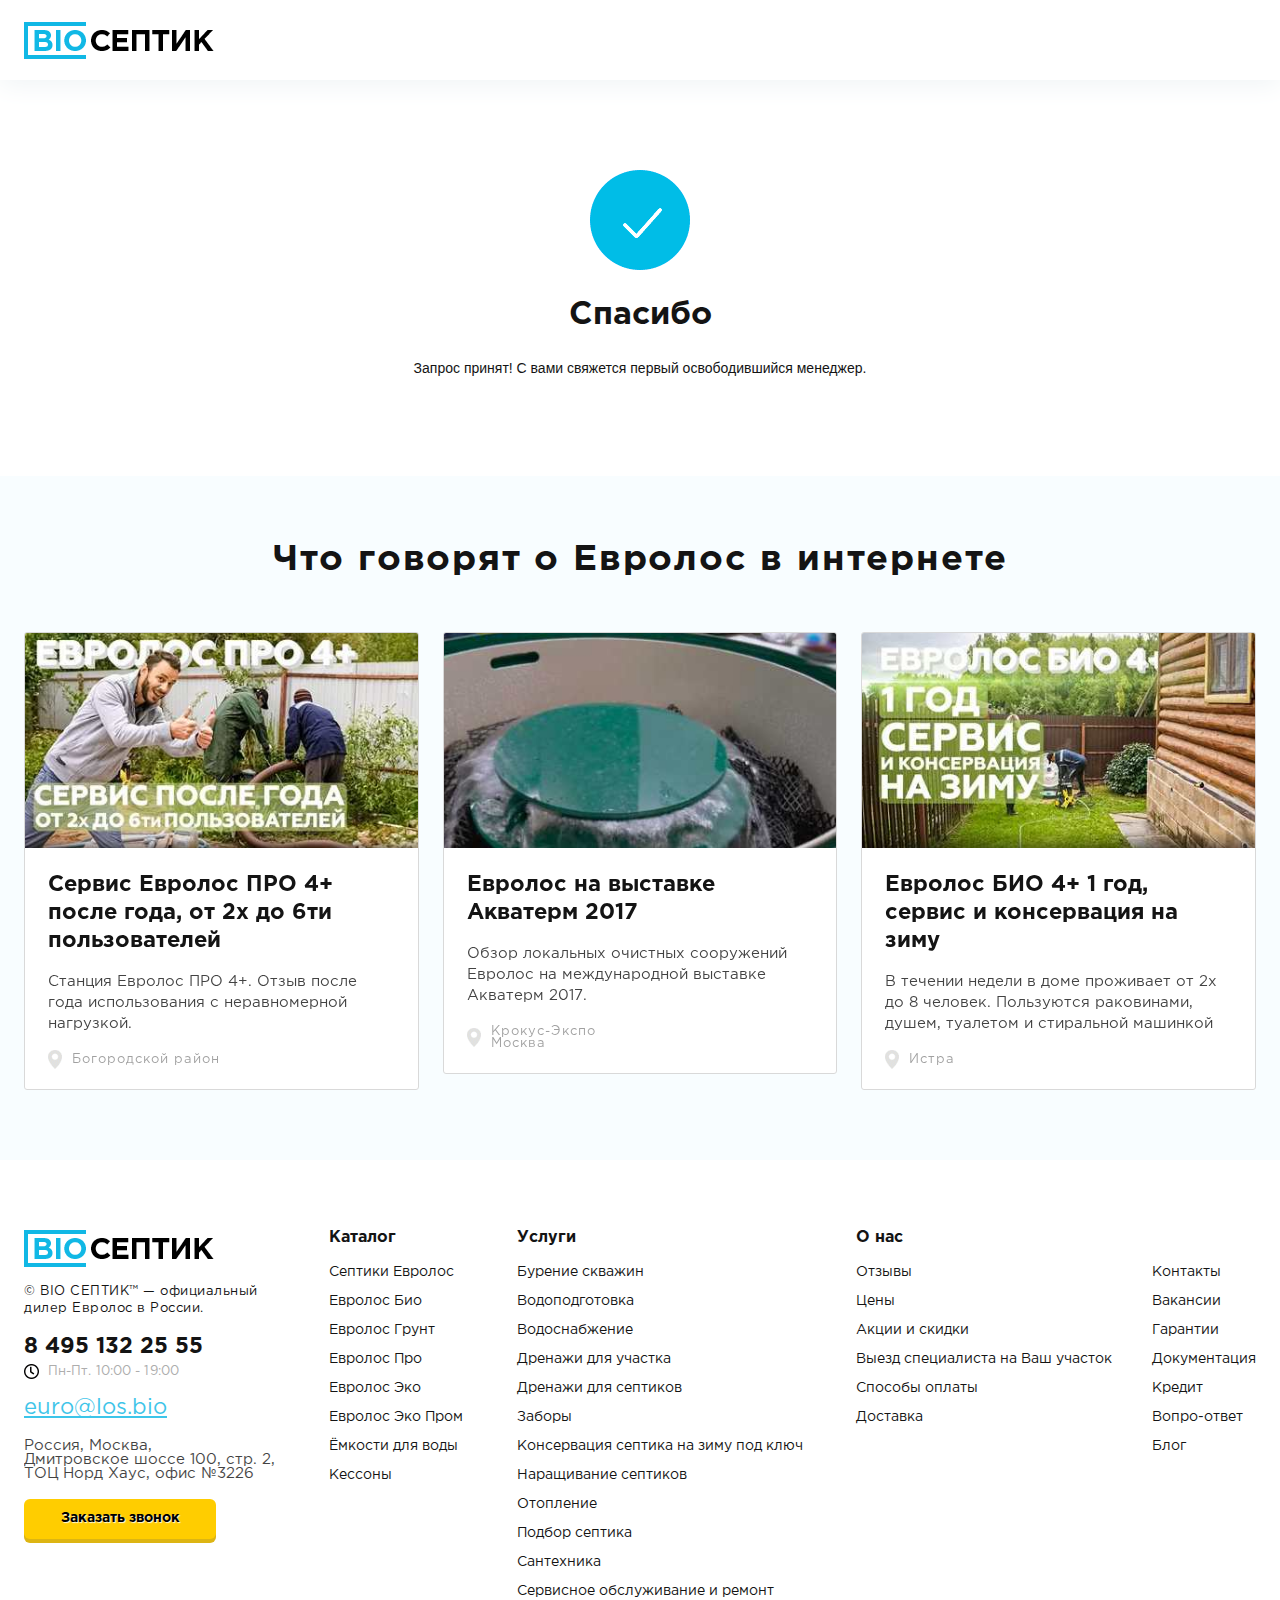
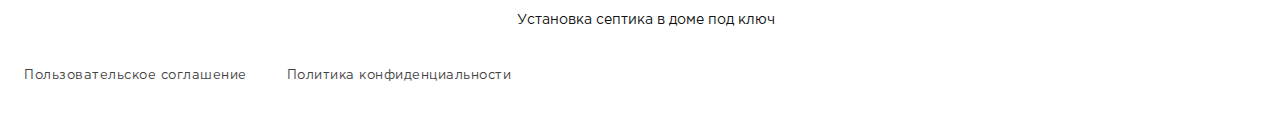
<file: thanks.html>
<!DOCTYPE html>
<html lang="ru">
	<head>
		<meta http-equiv="Content-Type" content="text/html; charset=utf-8">

		<!-- Адаптирование страницы для мобильных устройств -->
		<meta name="viewport" content="width=device-width, initial-scale=1, maximum-scale=1">

		<!-- Запрет распознования номера телефона -->
		<meta name="format-detection" content="telephone=no">
		<meta name="SKYPE_TOOLBAR" content ="SKYPE_TOOLBAR_PARSER_COMPATIBLE">

		<!-- Заголовок страницы -->
		<title>Заголовок страницы</title>

		<!-- Данное значение часто используют(использовали) поисковые системы -->
		<meta name="description" content="">
		<meta name="keywords" content="">

		<!-- Традиционная иконка сайта, размер 16x16, прозрачность поддерживается. Рекомендуемый формат: .ico или .png -->
		<link rel="shortcut icon" href="favicon.ico">

		<!-- Изменение цвета панели моб. браузера -->
		<meta name="msapplication-TileColor" content="#11b8e5">
		<meta name="theme-color" content="#11b8e5">

		<!-- Подключение файлов стилей -->
		<link rel="stylesheet" href="css/swiper-bundle.min.css" async>
		<link rel="stylesheet" href="css/swiper.css" async>
		<link rel="stylesheet" href="css/fancybox.css" async>
		<link rel="stylesheet" href="css/nouislider.css" async>
		<link rel="stylesheet" href="css/styles.css" async>

		<link rel="stylesheet" href="css/response_1439.css" media="print, (max-width: 1439px)" async>
		<link rel="stylesheet" href="css/response_1279.css" media="print, (max-width: 1279px)" async>
		<link rel="stylesheet" href="css/response_1023.css" media="print, (max-width: 1023px)" async>
		<link rel="stylesheet" href="css/response_767.css" media="print, (max-width: 767px)" async>
		<link rel="stylesheet" href="css/response_479.css" media="(max-width: 479px)" async>
	</head>

	<body>
		<div class="wrap">
			<div class="main">
				<div class="header_wrap">
					<header>
						<!-- <div class="top">
							<div class="cont big_w row">
								<nav class="menu row">
									<div class="menu_item">
										<a href="/">Cептики</a>
									</div>

									<div class="menu_item">
										<a href="/">Канализация</a>
									</div>

									<div class="menu_item">
										<a href="/">Кессоны</a>
									</div>

									<div class="menu_item">
										<a href="/">Дренаж</a>
									</div>

									<div class="menu_item">
										<a href="/">Ёмкости для воды</a>
									</div>

									<div class="menu_item">
										<a href="/">Водоподготовка</a>
									</div>

									<div class="menu_item">
										<a href="/">Бурение скважины</a>
									</div>

									<div class="menu_item">
										<a href="/">Водоснабжение</a>
									</div>

									<div class="menu_item">
										<a href="/">Сантехника</a>
									</div>

									<div class="menu_item">
										<a href="/">Отопление</a>
									</div>

									<div class="menu_item">
										<a href="/">Заборы</a>
									</div>
								</nav>
							</div>
						</div> -->

						<div class="info">
							<div class="cont big_w row">
								<a href="/" class="logo">
									<img src="images/logo.png" alt="">
								</a>
							</div>
						</div>
					</header>
				</div>


				<section class="thanks">
					<div class="cont">
						<div class="icon"></div>

						<div class="title">Спасибо</div>

						<div class="desc">Запрос принят! С вами свяжется первый освободившийся менеджер.</div>
					</div>
				</section>


				<section class="internet block menu_anchor_block" id="menu_anchor4">
					<div class="cont">
						<div class="block_head center">
							<div class="title big">Что говорят о Евролос в интернете</div>
						</div>

						<div class="swiper">
							<div class="swiper-wrapper">
								<div class="swiper-slide">
									<a href="/" class="item" target="_blank" rel="noopener nofollow">
										<div class="thumb">
											<img data-src="images/tmp/internet_thumb1.jpg" alt="" class="lazyload">
										</div>

										<div class="info">
											<div class="name">Сервис Евролос ПРО 4+ после года, от 2х до 6ти пользователей</div>

											<div class="desc">Станция Евролос ПРО 4+. Отзыв после года использования с неравномерной нагрузкой.</div>

											<div class="location">Богородской район</div>
										</div>
									</a>
								</div>

								<div class="swiper-slide">
									<a href="/" class="item" target="_blank" rel="noopener nofollow">
										<div class="thumb">
											<img data-src="images/tmp/internet_thumb2.jpg" alt="" class="lazyload">
										</div>

										<div class="info">
											<div class="name">Евролос на выставке Акватерм 2017</div>

											<div class="desc">Обзор локальных очистных сооружений Евролос на международной выставке Акватерм 2017.</div>

											<div class="location">Крокус-Экспо<br> Москва</div>
										</div>
									</a>
								</div>

								<div class="swiper-slide">
									<a href="/" class="item" target="_blank" rel="noopener nofollow">
										<div class="thumb">
											<img data-src="images/tmp/internet_thumb3.jpg" alt="" class="lazyload">
										</div>

										<div class="info">
											<div class="name">Евролос БИО 4+ 1 год, сервис и консервация на зиму</div>

											<div class="desc">В течении недели в доме проживает от 2х до 8 человек. Пользуются раковинами, душем, туалетом и стиральной машинкой</div>

											<div class="location">Истра</div>
										</div>
									</a>
								</div>

								<div class="swiper-slide">
									<a href="/" class="item" target="_blank" rel="noopener nofollow">
										<div class="thumb">
											<img data-src="images/tmp/internet_thumb1.jpg" alt="" class="lazyload">
										</div>

										<div class="info">
											<div class="name">Сервис Евролос ПРО 4+ после года, от 2х до 6ти пользователей</div>

											<div class="desc">Станция Евролос ПРО 4+. Отзыв после года использования с неравномерной нагрузкой.</div>

											<div class="location">Богородской район</div>
										</div>
									</a>
								</div>

								<div class="swiper-slide">
									<a href="/" class="item" target="_blank" rel="noopener nofollow">
										<div class="thumb">
											<img data-src="images/tmp/internet_thumb2.jpg" alt="" class="lazyload">
										</div>

										<div class="info">
											<div class="name">Евролос на выставке Акватерм 2017</div>

											<div class="desc">Обзор локальных очистных сооружений Евролос на международной выставке Акватерм 2017.</div>

											<div class="location">Крокус-Экспо<br> Москва</div>
										</div>
									</a>
								</div>

								<div class="swiper-slide">
									<a href="/" class="item" target="_blank" rel="noopener nofollow">
										<div class="thumb">
											<img data-src="images/tmp/internet_thumb3.jpg" alt="" class="lazyload">
										</div>

										<div class="info">
											<div class="name">Евролос БИО 4+ 1 год, сервис и консервация на зиму</div>

											<div class="desc">В течении недели в доме проживает от 2х до 8 человек. Пользуются раковинами, душем, туалетом и стиральной машинкой</div>

											<div class="location">Истра</div>
										</div>
									</a>
								</div>
							</div>

							<div class="swiper-button-prev"></div>
							<div class="swiper-button-next"></div>
						</div>
					</div>
				</section>
			</div>


			<footer>
				<div class="cont row">
					<div class="col">
						<div class="logo">
							<img src="images/logo.png" alt="">
						</div>

						<div class="copyright">&copy; BIO СЕПТИК™ — официальный дилер Евролос в России.</div>

						<div class="contacts">
							<div class="phone">
								<div><a href="tel:84951322555">8 495 132 25 55</a></div>
							</div>

							<div class="time">Пн-Пт. 10:00 - 19:00</div>

							<div class="email">
								<a href="mailto:euro@los.bio">euro@los.bio</a>
							</div>

							<div class="location">Россия, Москва,<br> Дмитровское шоссе 100, стр. 2,<br> ТОЦ Норд Хаус, офис №3226</div>

							<button class="callback_btn modal_btn" data-modal="#callback_modal">Заказать звонок</button>
						</div>
					</div>

					<div class="menu">
						<div class="title">Каталог</div>

						<div class="items">
							<div><a href="/">Септики Евролос</a></div>
							<div><a href="/">Евролос Био</a></div>
							<div><a href="/">Евролос Грунт</a></div>
							<div><a href="/">Евролос Про</a></div>
							<div><a href="/">Евролос Эко</a></div>
							<div><a href="/">Евролос Эко Пром</a></div>
							<div><a href="/">Ёмкости для воды</a></div>
							<div><a href="/">Кессоны</a></div>
						</div>
					</div>

					<div class="menu">
						<div class="title">Услуги</div>

						<div class="items">
							<div><a href="/">Бурение скважин</a></div>
							<div><a href="/">Водоподготовка</a></div>
							<div><a href="/">Водоснабжение</a></div>
							<div><a href="/">Дренажи для участка</a></div>
							<div><a href="/">Дренажи для септиков</a></div>
							<div><a href="/">Заборы</a></div>
							<div><a href="/">Консервация септика на зиму под ключ</a></div>
							<div><a href="/">Наращивание септиков</a></div>
							<div><a href="/">Отопление</a></div>
							<div><a href="/">Подбор септика</a></div>
							<div><a href="/">Сантехника</a></div>
							<div><a href="/">Сервисное обслуживание и ремонт</a></div>
							<div><a href="/">Установка септика в доме под ключ</a></div>
						</div>
					</div>

					<div class="menu">
						<div class="title">О нас</div>

						<div class="items columns">
							<div>
								<div><a href="/">Отзывы</a></div>
								<div><a href="/">Цены</a></div>
								<div><a href="/">Акции и скидки</a></div>
								<div><a href="/">Выезд специалиста на Ваш участок</a></div>
								<div><a href="/">Способы оплаты</a></div>
								<div><a href="/">Доставка</a></div>
							</div>

							<div>
								<div><a href="/">Контакты</a></div>
								<div><a href="/">Вакансии</a></div>
								<div><a href="/">Гарантии</a></div>
								<div><a href="/">Документация</a></div>
								<div><a href="/">Кредит</a></div>
								<div><a href="/">Вопро-ответ</a></div>
								<div><a href="/">Блог</a></div>
							</div>
						</div>
					</div>

					<div class="links">
						<div><a href="/">Пользовательское соглашение</a></div>
						<div><a href="/">Политика конфиденциальности</a></div>
					</div>
				</div>
			</footer>
		</div>


		<div class="overlay"></div>


		<section class="modal" id="callback_modal">
			<button class="close_btn"></button>

			<div class="scroll">
				<div class="modal_title">Обратный звонок</div>

				<div class="modal_desc">Оставьте заявку на обратный звонок и с вами свяжется первый освободившийся менеджер.</div>

				<form action="" class="form">
					<div class="line">
						<div class="field">
							<input type="text" name="" value="" class="input" placeholder="Ваше имя">
						</div>
					</div>

					<div class="line">
						<div class="field">
							<input type="tel" name="" value="" class="input" placeholder="Телефон">
						</div>
					</div>

					<div class="submit">
						<button type="submit" class="submit_btn">Отправить</button>
					</div>
				</form>
			</div>
		</section>


		<section class="modal" id="how_choose">
			<button class="close_btn"></button>

			<div class="scroll">
				<div class="steps">
					<div class="step step1">
						<div class="number"></div>

						<div class="modal_title">Как выбрать септик один раз и навсегда</div>

						<div class="modal_desc">Отправьте заявку и получите бесплатную консультацию у вашего менеджера по телефону</div>

						<form action="" class="form">
							<div class="line">
								<div class="field">
									<input type="text" name="" value="" class="input" placeholder="Ваше имя">
								</div>
							</div>

							<div class="line">
								<div class="field">
									<input type="tel" name="" value="" class="input" placeholder="Телефон">
								</div>
							</div>

							<div class="submit">
								<button type="submit" class="submit_btn">Получить консультацию</button>
							</div>
						</form>
					</div>

					<div class="step step2">
						<div class="number"></div>

						<div class="modal_title">Замер</div>

						<div class="data">
							<div class="image manager"></div>

							<div class="text_block">
								<p>Наш инженер бесплатно приедет к вам на участок и вместе с вами определит — где лучше установить станцию и составит подробную схему монтажа.</p>
							</div>
						</div>
					</div>

					<div class="step step3">
						<div class="number"></div>

						<div class="modal_title">Договор</div>

						<div class="data">
							<div class="image">
								<img data-src="images/tmp/order_img.jpg" alt="" class="lazyload">
							</div>

							<div class="text_block">
								<p>Инженер приезжает сразу с договором, и вы можете заключить его на месте, либо приехать в офис позже.</p>
							</div>
						</div>
					</div>

					<div class="step step4">
						<div class="number"></div>

						<div class="modal_title">Монтаж</div>

						<div class="text_block">
							<p>В назначенный в договоре день вам привезут станцию, а затем произведут монтаж и запуск.</p>
						</div>

						<div class="images">
							<div class="row">
								<img src="images/tmp/installation_img1.jpg" alt="">
								<img src="images/tmp/installation_img2.jpg" alt="">
							</div>
						</div>
					</div>

					<div class="step step4">
						<div class="number"></div>

						<div class="modal_title">Гарантия</div>

						<div class="text_block">
							<p>Вы получаете гарантию на станцию и на монтажные работы и теперь можете без забот наслаждаться комфортом в вашем загородном доме!</p>
						</div>
					</div>
				</div>
			</div>
		</section>


		<!-- Подключение javascript файлов -->
		<script src="js/jquery-3.6.3.min.js"></script>
		<script src="js/functions.js"></script>
		<script src="js/swiper-bundle.min.js"></script>
		<script src="js/fancybox.min.js"></script>
		<script src="js/imask.js"></script>
		<script src="js/hc-sticky.js"></script>
		<script src="js/responsiveMenu.js"></script>
		<script src="js/nouislider.min.js"></script>
		<script src="js/in-view.min.js"></script>
		<script src="js/scripts.js"></script>
	</body>
</html>
</file>
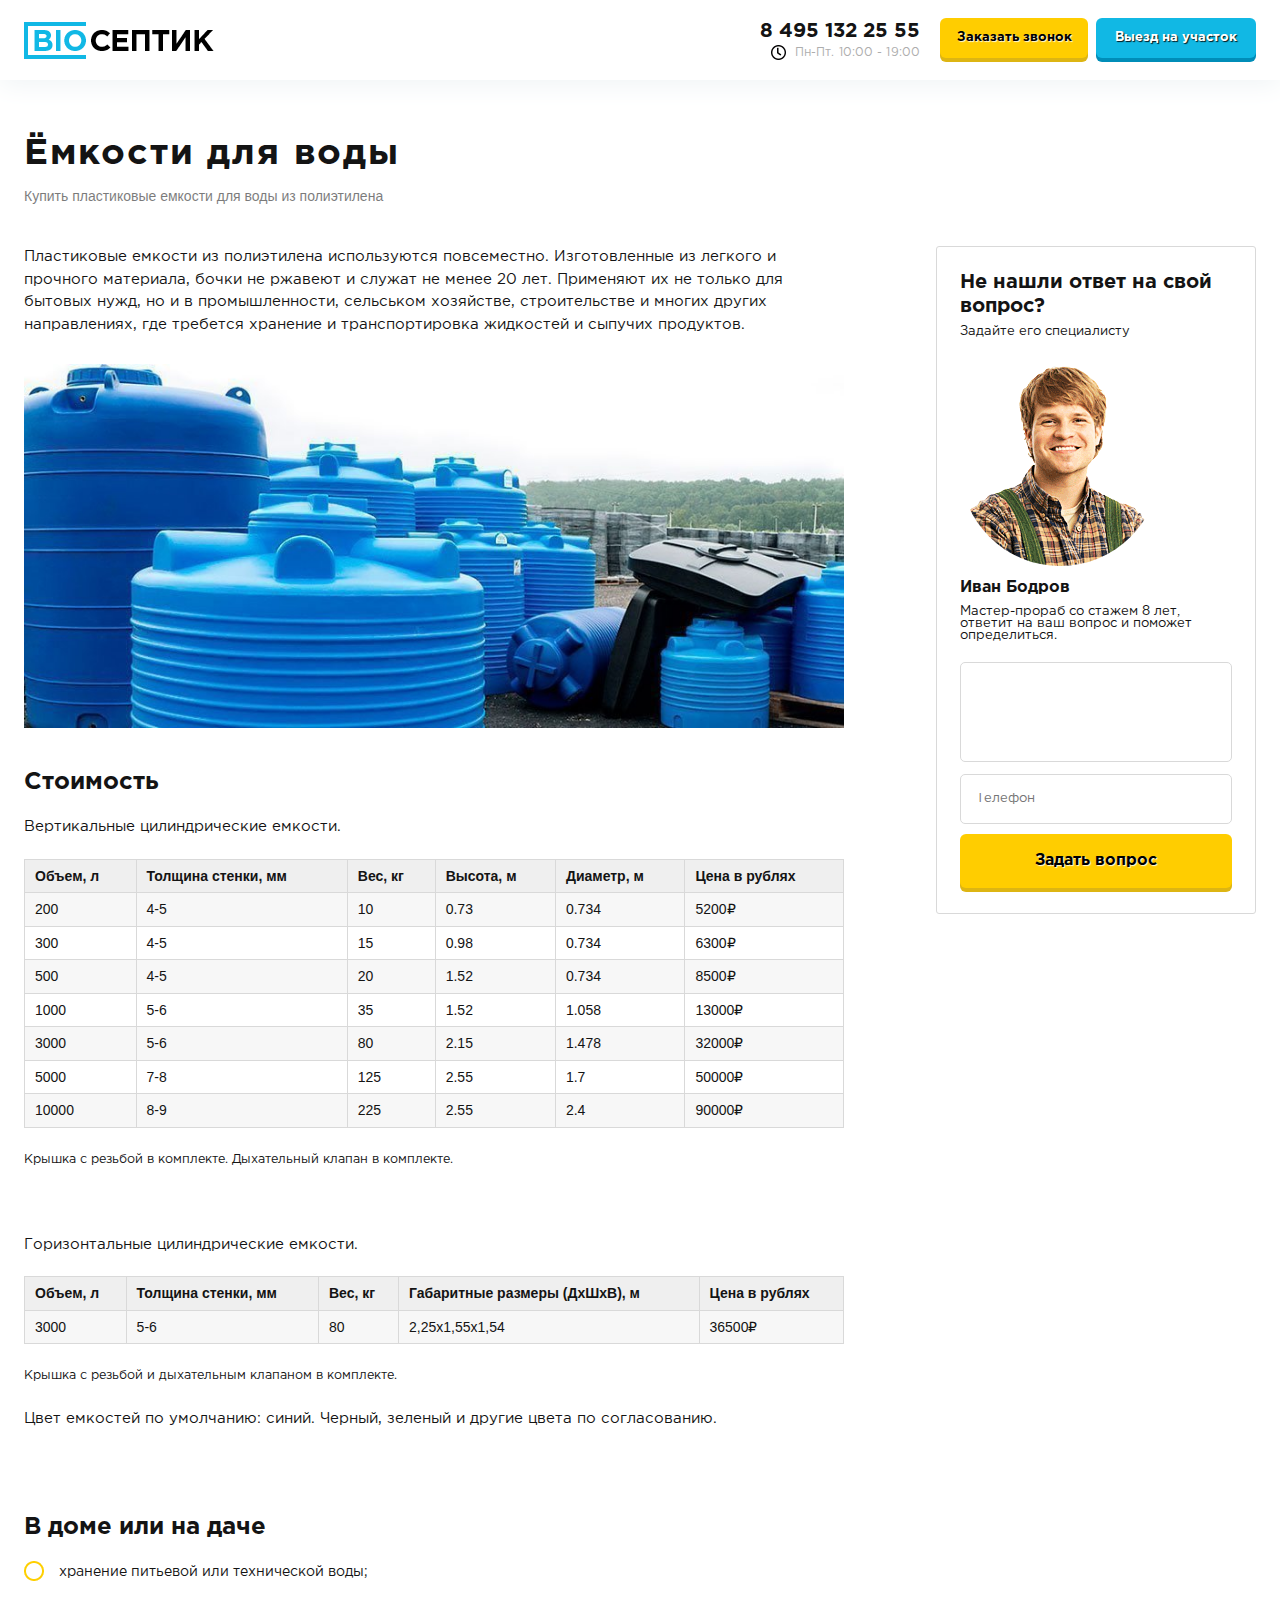
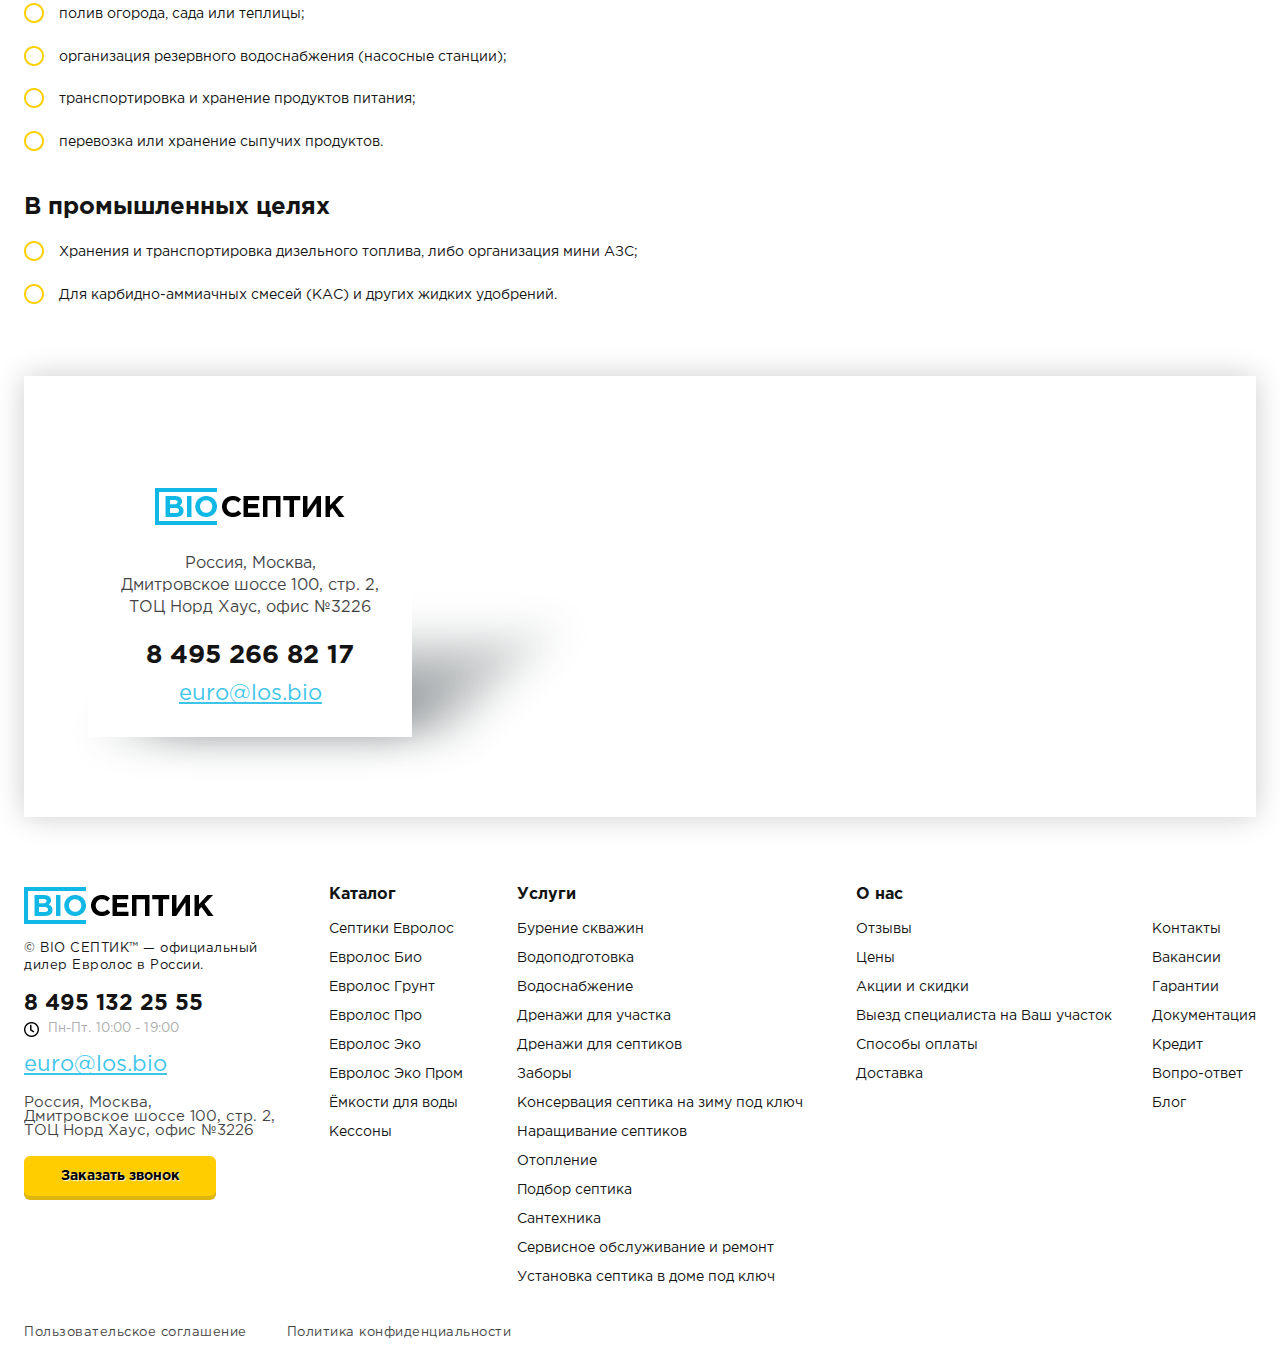
<file: yomkosti.html>
<!DOCTYPE html>
<html lang="ru">
	<head>
		<meta http-equiv="Content-Type" content="text/html; charset=utf-8">

		<!-- Адаптирование страницы для мобильных устройств -->
		<meta name="viewport" content="width=device-width, initial-scale=1, maximum-scale=1">

		<!-- Запрет распознования номера телефона -->
		<meta name="format-detection" content="telephone=no">
		<meta name="SKYPE_TOOLBAR" content ="SKYPE_TOOLBAR_PARSER_COMPATIBLE">

		<!-- Заголовок страницы -->
		<title>Заголовок страницы</title>

		<!-- Данное значение часто используют(использовали) поисковые системы -->
		<meta name="description" content="">
		<meta name="keywords" content="">

		<!-- Традиционная иконка сайта, размер 16x16, прозрачность поддерживается. Рекомендуемый формат: .ico или .png -->
		<link rel="shortcut icon" href="favicon.ico">

		<!-- Изменение цвета панели моб. браузера -->
		<meta name="msapplication-TileColor" content="#11b8e5">
		<meta name="theme-color" content="#11b8e5">

		<!-- Подключение файлов стилей -->
		<link rel="stylesheet" href="css/swiper-bundle.min.css" async>
		<link rel="stylesheet" href="css/swiper.css" async>
		<link rel="stylesheet" href="css/fancybox.css" async>
		<link rel="stylesheet" href="css/nouislider.css" async>
		<link rel="stylesheet" href="css/styles.css" async>

		<link rel="stylesheet" href="css/response_1439.css" media="print, (max-width: 1439px)" async>
		<link rel="stylesheet" href="css/response_1279.css" media="print, (max-width: 1279px)" async>
		<link rel="stylesheet" href="css/response_1023.css" media="print, (max-width: 1023px)" async>
		<link rel="stylesheet" href="css/response_767.css" media="print, (max-width: 767px)" async>
		<link rel="stylesheet" href="css/response_479.css" media="(max-width: 479px)" async>
	</head>

	<body>
		<div class="wrap">
			<div class="main">
				<div class="header_wrap">
					<header>
						<!-- <div class="top">
							<div class="cont big_w row">
								<nav class="menu row">
									<div class="menu_item">
										<a href="/">Cептики</a>
									</div>

									<div class="menu_item">
										<a href="/">Канализация</a>
									</div>

									<div class="menu_item">
										<a href="/">Кессоны</a>
									</div>

									<div class="menu_item">
										<a href="/">Дренаж</a>
									</div>

									<div class="menu_item">
										<a href="/">Ёмкости для воды</a>
									</div>

									<div class="menu_item">
										<a href="/">Водоподготовка</a>
									</div>

									<div class="menu_item">
										<a href="/">Бурение скважины</a>
									</div>

									<div class="menu_item">
										<a href="/">Водоснабжение</a>
									</div>

									<div class="menu_item">
										<a href="/">Сантехника</a>
									</div>

									<div class="menu_item">
										<a href="/">Отопление</a>
									</div>

									<div class="menu_item">
										<a href="/">Заборы</a>
									</div>
								</nav>
							</div>
						</div> -->

						<div class="info">
							<div class="cont big_w row">
								<a href="/" class="logo">
									<img src="images/logo.png" alt="">
								</a>

								<div class="contacts">
									<div class="phone">
										<div><a href="tel:84951322555">8 495 132 25 55</a></div>
									</div>

									<div class="time">Пн-Пт. 10:00 - 19:00</div>
								</div>

								<button class="callback_btn modal_btn" data-modal="#callback_modal">Заказать звонок</button>

								<button class="departure_btn modal_btn" data-modal="#callback_modal">Выезд на участок</button>
							</div>
						</div>
					</header>
				</div>


				<section class="yomkosti block content_flex">
					<div class="cont">
						<div class="block_head min_m">
							<div class="title big">Ёмкости для воды</div>

							<div class="desc">Купить пластиковые емкости для воды из полиэтилена</div>
						</div>
					</div>

					<div class="cont row">
						<section class="content">
							<div class="text_block">
								<p>Пластиковые емкости из полиэтилена используются повсеместно. Изготовленные из легкого и прочного материала, бочки не ржавеют и служат не менее 20 лет. Применяют их не только для бытовых нужд, но и в промышленности, сельськом хозяйстве, строительстве и многих других направлениях, где требется хранение и транспортировка жидкостей и сыпучих продуктов.</p>

								<img src="images/tmp/text_block_img.jpg" alt="">

								<h2>Стоимость</h2>

								<p>Вертикальные цилиндрические емкости.</p>

								<div class="table_wrap">
									<table>
										<thead>
											<tr>
												<th>Объем, л</th>
												<th>Толщина стенки, мм</th>
												<th>Вес, кг</th>
												<th>Высота, м</th>
												<th>Диаметр, м</th>
												<th>Цена в рублях</th>
											</tr>
										</thead>

										<tbody>
											<tr>
												<td>200</td>
												<td>4-5</td>
												<td>10</td>
												<td>0.73</td>
												<td>0.734</td>
												<td>5200₽</td>
											</tr>

											<tr>
												<td>300</td>
												<td>4-5</td>
												<td>15</td>
												<td>0.98</td>
												<td>0.734</td>
												<td>6300₽</td>
											</tr>

											<tr>
												<td>500</td>
												<td>4-5</td>
												<td>20</td>
												<td>1.52</td>
												<td>0.734</td>
												<td>8500₽</td>
											</tr>

											<tr>
												<td>1000</td>
												<td>5-6</td>
												<td>35</td>
												<td>1.52</td>
												<td>1.058</td>
												<td>13000₽</td>
											</tr>

											<tr>
												<td>3000</td>
												<td>5-6</td>
												<td>80</td>
												<td>2.15</td>
												<td>1.478</td>
												<td>32000₽</td>
											</tr>

											<tr>
												<td>5000</td>
												<td>7-8</td>
												<td>125</td>
												<td>2.55</td>
												<td>1.7</td>
												<td>50000₽</td>
											</tr>

											<tr>
												<td>10000</td>
												<td>8-9</td>
												<td>225</td>
												<td>2.55</td>
												<td>2.4</td>
												<td>90000₽</td>
											</tr>
										</tbody>
									</table>
								</div>

								<p><small>Крышка с резьбой в комплекте. Дыхательный клапан в комплекте.</small></p>

								<p>&nbsp;</p>

								<p>Горизонтальные цилиндрические емкости.</p>

								<div class="table_wrap">
									<table>
										<thead>
											<tr>
												<th>Объем, л</th>
												<th>Толщина стенки, мм</th>
												<th>Вес, кг</th>
												<th>Габаритные размеры (ДхШхВ), м</th>
												<th>Цена в рублях</th>
											</tr>
										</thead>

										<tbody>
											<tr>
												<td>3000</td>
												<td>5-6</td>
												<td>80</td>
												<td>2,25х1,55х1,54</td>
												<td>36500₽</td>
											</tr>
										</tbody>
									</table>
								</div>

								<p><small>Крышка с резьбой и дыхательным клапаном в комплекте.</small></p>

								<p>Цвет емкостей по умолчанию: синий. Черный, зеленый и другие цвета по согласованию.</p>

								<p>&nbsp;</p>

								<h2>В доме или на даче</h2>

								<ul>
									<li>хранение питьевой или технической воды;</li>
									<li>полив огорода, сада или теплицы;</li>
									<li>организация резервного водоснабжения (насосные станции);</li>
									<li>транспортировка и хранение продуктов питания;</li>
									<li>перевозка или хранение сыпучих продуктов.</li>
								</ul>

								<h2>В промышленных целях</h2>

								<ul>
									<li>Хранения и транспортировка дизельного топлива, либо организация мини АЗС;</li>
									<li>Для карбидно-аммиачных смесей (КАС) и других жидких удобрений.</li>
								</ul>
							</div>
						</section>

						<aside>
							<div class="feedback sticky">
								<div class="title">Не нашли ответ на свой вопрос?</div>

								<div class="desc">Задайте его специалисту</div>

								<div class="manager">
									<div class="photo"></div>

									<div class="name">Иван Бодров</div>

									<div class="post">Мастер-прораб со стажем 8 лет, ответит на ваш вопрос и поможет определиться.</div>
								</div>

								<form action="" class="form">
									<div class="line">
										<div class="field">
											<textarea name=""></textarea>
										</div>
									</div>

									<div class="line">
										<div class="field">
											<input type="tel" name="" value="" class="input" placeholder="Телефон">
										</div>
									</div>

									<div class="submit">
										<button type="submit" class="submit_btn">Задать вопрос</button>
									</div>
								</form>
							</div>
						</aside>
					</div>
				</section>


				<section class="contacts_block block">
					<div class="cont">
						<div class="map_wrap">
							<div class="map">
								<script type="text/javascript" charset="utf-8" async src="https://api-maps.yandex.ru/services/constructor/1.0/js/?um=constructor%3A24UogvbGlin68wvWplgRcZwzpV88_vRI&amp;width=100%25&amp;height=100%25&amp;lang=ru_RU&amp;scroll=false"></script>
							</div>

							<div class="data"><div>
								<div class="logo">
									<img src="images/logo.png" alt="">
								</div>

								<div class="address">Россия, Москва,<br> Дмитровское шоссе 100, стр. 2,<br> ТОЦ Норд Хаус, офис №3226</div>

								<div class="phone">
									<a href="tel:84952668217">8 495 266 82 17</a>
								</div>

								<div class="email">
									<a href="mailto:euro@los.bio">euro@los.bio</a>
								</div>
							</div></div>
						</div>
					</div>
				</section>
			</div>


			<footer>
				<div class="cont row">
					<div class="col">
						<div class="logo">
							<img src="images/logo.png" alt="">
						</div>

						<div class="copyright">&copy; BIO СЕПТИК™ — официальный дилер Евролос в России.</div>

						<div class="contacts">
							<div class="phone">
								<div><a href="tel:84951322555">8 495 132 25 55</a></div>
							</div>

							<div class="time">Пн-Пт. 10:00 - 19:00</div>

							<div class="email">
								<a href="mailto:euro@los.bio">euro@los.bio</a>
							</div>

							<div class="location">Россия, Москва,<br> Дмитровское шоссе 100, стр. 2,<br> ТОЦ Норд Хаус, офис №3226</div>

							<button class="callback_btn modal_btn" data-modal="#callback_modal">Заказать звонок</button>
						</div>
					</div>

					<div class="menu">
						<div class="title">Каталог</div>

						<div class="items">
							<div><a href="/">Септики Евролос</a></div>
							<div><a href="/">Евролос Био</a></div>
							<div><a href="/">Евролос Грунт</a></div>
							<div><a href="/">Евролос Про</a></div>
							<div><a href="/">Евролос Эко</a></div>
							<div><a href="/">Евролос Эко Пром</a></div>
							<div><a href="/">Ёмкости для воды</a></div>
							<div><a href="/">Кессоны</a></div>
						</div>
					</div>

					<div class="menu">
						<div class="title">Услуги</div>

						<div class="items">
							<div><a href="/">Бурение скважин</a></div>
							<div><a href="/">Водоподготовка</a></div>
							<div><a href="/">Водоснабжение</a></div>
							<div><a href="/">Дренажи для участка</a></div>
							<div><a href="/">Дренажи для септиков</a></div>
							<div><a href="/">Заборы</a></div>
							<div><a href="/">Консервация септика на зиму под ключ</a></div>
							<div><a href="/">Наращивание септиков</a></div>
							<div><a href="/">Отопление</a></div>
							<div><a href="/">Подбор септика</a></div>
							<div><a href="/">Сантехника</a></div>
							<div><a href="/">Сервисное обслуживание и ремонт</a></div>
							<div><a href="/">Установка септика в доме под ключ</a></div>
						</div>
					</div>

					<div class="menu">
						<div class="title">О нас</div>

						<div class="items columns">
							<div>
								<div><a href="/">Отзывы</a></div>
								<div><a href="/">Цены</a></div>
								<div><a href="/">Акции и скидки</a></div>
								<div><a href="/">Выезд специалиста на Ваш участок</a></div>
								<div><a href="/">Способы оплаты</a></div>
								<div><a href="/">Доставка</a></div>
							</div>

							<div>
								<div><a href="/">Контакты</a></div>
								<div><a href="/">Вакансии</a></div>
								<div><a href="/">Гарантии</a></div>
								<div><a href="/">Документация</a></div>
								<div><a href="/">Кредит</a></div>
								<div><a href="/">Вопро-ответ</a></div>
								<div><a href="/">Блог</a></div>
							</div>
						</div>
					</div>

					<div class="links">
						<div><a href="/">Пользовательское соглашение</a></div>
						<div><a href="/">Политика конфиденциальности</a></div>
					</div>
				</div>
			</footer>
		</div>


		<div class="overlay"></div>


		<section class="modal" id="callback_modal">
			<button class="close_btn"></button>

			<div class="scroll">
				<div class="modal_title">Обратный звонок</div>

				<div class="modal_desc">Оставьте заявку на обратный звонок и с вами свяжется первый освободившийся менеджер.</div>

				<form action="" class="form">
					<div class="line">
						<div class="field">
							<input type="text" name="" value="" class="input" placeholder="Ваше имя">
						</div>
					</div>

					<div class="line">
						<div class="field">
							<input type="tel" name="" value="" class="input" placeholder="Телефон">
						</div>
					</div>

					<div class="submit">
						<button type="submit" class="submit_btn">Отправить</button>
					</div>
				</form>
			</div>
		</section>


		<section class="modal" id="how_choose">
			<button class="close_btn"></button>

			<div class="scroll">
				<div class="steps">
					<div class="step step1">
						<div class="number"></div>

						<div class="modal_title">Как выбрать септик один раз и навсегда</div>

						<div class="modal_desc">Отправьте заявку и получите бесплатную консультацию у вашего менеджера по телефону</div>

						<form action="" class="form">
							<div class="line">
								<div class="field">
									<input type="text" name="" value="" class="input" placeholder="Ваше имя">
								</div>
							</div>

							<div class="line">
								<div class="field">
									<input type="tel" name="" value="" class="input" placeholder="Телефон">
								</div>
							</div>

							<div class="submit">
								<button type="submit" class="submit_btn">Получить консультацию</button>
							</div>
						</form>
					</div>

					<div class="step step2">
						<div class="number"></div>

						<div class="modal_title">Замер</div>

						<div class="data">
							<div class="image manager"></div>

							<div class="text_block">
								<p>Наш инженер бесплатно приедет к вам на участок и вместе с вами определит — где лучше установить станцию и составит подробную схему монтажа.</p>
							</div>
						</div>
					</div>

					<div class="step step3">
						<div class="number"></div>

						<div class="modal_title">Договор</div>

						<div class="data">
							<div class="image">
								<img data-src="images/tmp/order_img.jpg" alt="" class="lazyload">
							</div>

							<div class="text_block">
								<p>Инженер приезжает сразу с договором, и вы можете заключить его на месте, либо приехать в офис позже.</p>
							</div>
						</div>
					</div>

					<div class="step step4">
						<div class="number"></div>

						<div class="modal_title">Монтаж</div>

						<div class="text_block">
							<p>В назначенный в договоре день вам привезут станцию, а затем произведут монтаж и запуск.</p>
						</div>

						<div class="images">
							<div class="row">
								<img src="images/tmp/installation_img1.jpg" alt="">
								<img src="images/tmp/installation_img2.jpg" alt="">
							</div>
						</div>
					</div>

					<div class="step step4">
						<div class="number"></div>

						<div class="modal_title">Гарантия</div>

						<div class="text_block">
							<p>Вы получаете гарантию на станцию и на монтажные работы и теперь можете без забот наслаждаться комфортом в вашем загородном доме!</p>
						</div>
					</div>
				</div>
			</div>
		</section>


		<!-- Подключение javascript файлов -->
		<script src="js/jquery-3.6.3.min.js"></script>
		<script src="js/functions.js"></script>
		<script src="js/swiper-bundle.min.js"></script>
		<script src="js/fancybox.min.js"></script>
		<script src="js/imask.js"></script>
		<script src="js/hc-sticky.js"></script>
		<script src="js/responsiveMenu.js"></script>
		<script src="js/nouislider.min.js"></script>
		<script src="js/in-view.min.js"></script>
		<script src="js/scripts.js"></script>
	</body>
</html>
</file>
<file: css/nouislider.css>
/* Functional styling;
 * These styles are required for noUiSlider to function.
 * You don't need to change these rules to apply your design.
 */
.noUi-target,
.noUi-target *
{
    -moz-box-sizing: border-box;
         box-sizing: border-box;

    -webkit-user-select: none;
       -moz-user-select: none;
        -ms-user-select: none;
            user-select: none;

    -webkit-touch-callout: none;
    -webkit-tap-highlight-color: rgba(0, 0, 0, 0);
    -ms-touch-action: none;
        touch-action: none;
}

.noUi-target
{
    position: relative;
}

.noUi-base,
.noUi-connects
{
    position: relative;
    z-index: 1;

    width: 100%;
    height: 100%;
}

/* Wrapper for all connect elements.
 */
.noUi-connects
{
    z-index: 0;

    overflow: hidden;
}

.noUi-connect,
.noUi-origin
{
    position: absolute;
    z-index: 1;
    top: 0;
    right: 0;

    width: 100%;
    height: 100%;

    -webkit-transform-origin: 0 0;
        -ms-transform-origin: 0 0;
            transform-origin: 0 0;

    will-change: transform;
    -webkit-transform-style: preserve-3d;
            transform-style: flat;
}

/* Offset direction
 */
.noUi-txt-dir-rtl.noUi-horizontal .noUi-origin
{
    right: auto;
    left: 0;
}

/* Give origins 0 height/width so they don't interfere with clicking the
 * connect elements.
 */
.noUi-vertical .noUi-origin
{
    top: -100%;

    width: 0;
}

.noUi-horizontal .noUi-origin
{
    height: 0;
}

.noUi-handle
{
    position: absolute;

    -webkit-backface-visibility: hidden;
            backface-visibility: hidden;
}

.noUi-touch-area
{
    width: 100%;
    height: 100%;
}

.noUi-state-tap .noUi-connect,
.noUi-state-tap .noUi-origin
{
    -webkit-transition: transform .3s;
            transition: transform .3s;
}

.noUi-state-drag *
{
    cursor: inherit !important;
}

/* Slider size and handle placement;
 */
.noUi-horizontal
{
    height: 2px;
}

.noUi-horizontal .noUi-handle
{
    position: absolute;
    top: -10px;
    right: -15px;

    display: block;

    width: 30px;
    height: 70px;

    background-image: url(../images/icons.png);
    background-repeat: no-repeat;
    background-position: -104px -168px;
}

.noUi-vertical
{
    width: 18px;
}

.noUi-vertical .noUi-handle
{
    right: -6px;
    bottom: -17px;

    width: 28px;
    height: 34px;
}

.noUi-txt-dir-rtl.noUi-horizontal .noUi-handle
{
    right: auto;
    left: -17px;
}

/* Styling;
 * Giving the connect element a border radius causes issues with using transform: scale
 */
.noUi-target
{
    background: rgba(127, 127, 127, .2);
}

.noUi-connect
{
    background: #111;
}

/* Handles and cursors;
 */
.noUi-draggable
{
    cursor: ew-resize;
}

.noUi-vertical .noUi-draggable
{
    cursor: ns-resize;
}

.noUi-handle
{
    cursor: default;
}

/* Handle stripes;
 */
.noUi-handle:before,
.noUi-handle:after
{
    position: absolute;
    top: -10px;
    left: -10px;

    display: block;

    width: calc(100% + 20px);
    height: calc(100% + 20px);

    content: '';
}


.noUi-vertical .noUi-handle:before,
.noUi-vertical .noUi-handle:after
{
    top: 14px;
    left: 6px;

    width: 14px;
    height: 1px;
}

.noUi-vertical .noUi-handle:after
{
    top: 17px;
}

/* Disabled state;
 */
[disabled] .noUi-connect
{
    background: #b8b8b8;
}

[disabled].noUi-target,
[disabled].noUi-handle,
[disabled] .noUi-handle
{
    cursor: not-allowed;
}

/* Base;
 *
 */
.noUi-pips,
.noUi-pips *
{
    -moz-box-sizing: border-box;
         box-sizing: border-box;
}

.noUi-pips
{
    color: #999;

    position: absolute;
}

/* Values;
 *
 */
.noUi-value
{
    position: absolute;

    text-align: center;
    white-space: nowrap;
}

.noUi-value-sub
{
    color: #ccc;
    font-size: 10px;
}

/* Markings;
 *
 */
.noUi-marker
{
    position: absolute;

    background: #ccc;
}

.noUi-marker-sub
{
    background: #aaa;
}

.noUi-marker-large
{
    background: #aaa;
}

/* Horizontal layout;
 *
 */
.noUi-pips-horizontal
{
    top: 100%;
    left: 0;

    width: 100%;
    height: 80px;
    padding: 10px 0;
}

.noUi-value-horizontal
{
    -webkit-transform: translate(-50%, 50%);
            transform: translate(-50%, 50%);
}

.noUi-rtl .noUi-value-horizontal
{
    -webkit-transform: translate(50%, 50%);
            transform: translate(50%, 50%);
}

.noUi-marker-horizontal.noUi-marker
{
    width: 2px;
    height: 5px;
    margin-left: -1px;
}

.noUi-marker-horizontal.noUi-marker-sub
{
    height: 10px;
}

.noUi-marker-horizontal.noUi-marker-large
{
    height: 15px;
}

/* Vertical layout;
 *
 */
.noUi-pips-vertical
{
    top: 0;
    left: 100%;

    height: 100%;
    padding: 0 10px;
}

.noUi-value-vertical
{
    padding-left: 25px;

    -webkit-transform: translate(0, -50%);
            transform: translate(0, -50%);
}

.noUi-rtl .noUi-value-vertical
{
    -webkit-transform: translate(0, 50%);
            transform: translate(0, 50%);
}

.noUi-marker-vertical.noUi-marker
{
    width: 5px;
    height: 2px;
    margin-top: -1px;
}

.noUi-marker-vertical.noUi-marker-sub
{
    width: 10px;
}

.noUi-marker-vertical.noUi-marker-large
{
    width: 15px;
}

.noUi-tooltip
{
    color: #000;

    position: absolute;

    display: block;

    padding: 5px;

    text-align: center;
    white-space: nowrap;

    border: 1px solid #d9d9d9;
    border-radius: 3px;
    background: #fff;
}

.noUi-horizontal .noUi-tooltip
{
    bottom: 120%;
    left: 50%;

    -webkit-transform: translate(-50%, 0);
            transform: translate(-50%, 0);
}

.noUi-vertical .noUi-tooltip
{
    top: 50%;
    right: 120%;

    -webkit-transform: translate(0, -50%);
            transform: translate(0, -50%);
}

.noUi-horizontal .noUi-origin > .noUi-tooltip
{
    bottom: 10px;
    left: auto;

    -webkit-transform: translate(50%, 0);
            transform: translate(50%, 0);
}

.noUi-vertical .noUi-origin > .noUi-tooltip
{
    top: auto;
    right: 28px;

    -webkit-transform: translate(0, -18px);
            transform: translate(0, -18px);
}
</file>
<file: css/styles.css>
/* For old browsers */
@supports (not(--css: variables))
{
    .supports_error
    {
        display: flex !important;
    }
}

/* For IE */
@media screen and (-ms-high-contrast: active),
(-ms-high-contrast: none)
{
    .supports_error
    {
        display: flex !important;
    }
}



/*-----------
    Fonts
-----------*/
@font-face
{
    font-family: 'Conv_GothaPro';
    font-weight: 700;
    font-style: normal;

    src: url('../fonts/GothaProBol.eot');
    src: url('../fonts/GothaProBol.woff') format('woff'), url('../fonts/GothaProBol.ttf') format('truetype'), url('../fonts/GothaProBol.svg') format('svg');
    font-display: swap;
}

@font-face
{
    font-family: 'Conv_GothaPro';
    font-weight: 500;
    font-style: normal;

    src: url('../fonts/GothaProMed.eot');
    src: url('../fonts/GothaProMed.woff') format('woff'), url('../fonts/GothaProMed.ttf') format('truetype'), url('../fonts/GothaProMed.svg') format('svg');
    font-display: swap;
}

@font-face
{
    font-family: 'Conv_GothaPro';
    font-weight: normal;
    font-style: normal;

    src: url('../fonts/GothaProReg.eot');
    src: url('../fonts/GothaProReg.woff') format('woff'), url('../fonts/GothaProReg.ttf') format('truetype'), url('../fonts/GothaProReg.svg') format('svg');
    font-display: swap;
}

@font-face
{
    font-family: 'ALSRubl';
    font-weight: bold;
    font-style: normal;

    src: url('../fonts/alsrubl-arial-bold.eot');
    src: url('../fonts/alsrubl-arial-bold.eot?#iefix') format('embedded-opentype'), url('../fonts/alsrubl-arial-bold.woff') format('woff'), url('../fonts/alsrubl-arial-bold.ttf') format('truetype'), url('../fonts/alsrubl-arial-bold.svg#ALSRublArialBold') format('svg');
    font-display: swap;
}

@font-face
{
    font-family: 'ALSRubl';
    font-weight: normal;
    font-style: normal;

    src: url('../fonts/alsrubl-arial-regular.eot');
    src: url('../fonts/alsrubl-arial-regular.eot?#iefix') format('embedded-opentype'), url('../fonts/alsrubl-arial-regular.woff') format('woff'), url('../fonts/alsrubl-arial-regular.ttf') format('truetype'), url('../fonts/alsrubl-arial-regular.svg#ALSRublArialRegular') format('svg');
    font-display: swap;
}



/*------------------
    Reset styles
------------------*/
*
{
    box-sizing: border-box;
    margin: 0;
    padding: 0;

    scroll-margin-top: 149px;
}

*:before,
*:after
{
    box-sizing: border-box;
}

html
{
    -webkit-font-smoothing: antialiased;
    -moz-osx-font-smoothing: grayscale;
        -ms-text-size-adjust: 100%;
    -webkit-text-size-adjust: 100%;
}

body
{
    margin: 0;

    overscroll-behavior: none;
    -webkit-tap-highlight-color: transparent;
    -webkit-overflow-scrolling: touch;
    text-rendering: optimizeLegibility;
    text-decoration-skip: objects;
}

img
{
    border-style: none;
}

textarea
{
    overflow: auto;
}

input,
textarea,
input:active,
textarea:active,
button
{
    margin: 0;

    -webkit-border-radius: 0;
            border-radius: 0;
         outline: none transparent !important;
    box-shadow: none;

    -webkit-appearance: none;
            appearance: none;
    -moz-outline: none !important;
}

input::-webkit-outer-spin-button,
input::-webkit-inner-spin-button
{
    margin: 0;

    -webkit-appearance: none;
}

input[type=number]
{
    -moz-appearance: textfield;
}

:focus
{
    outline: 0;
}

:hover,
:active
{
    -webkit-tap-highlight-color: rgba(0, 0, 0, 0);
    -webkit-touch-callout: none;
}


::-ms-clear
{
    display: none;
}



/*-------------------
    Global styles
-------------------*/
:root
{
    --bg: #fff;
    --sidebar_width: 360px;
    --scroll_width: 17px;
    --text_color: #141414;
    --font_size: 14px;
    --font_size_title: 32px;
    --font_size_title_big: 40px;
    --font_family: 'Conv_GothaPro', 'Arial', sans-serif;
    --font_family2: 'Tahoma', 'Arial', sans-serif;
}


::selection
{
    color: #fff;
    background: #11b8e5;
}

::-moz-selection
{
    color: #fff;
    background: #11b8e5;
}


.clear
{
    clear: both;
}

.left
{
    float: left;
}

.right
{
    float: right;
}



html
{
    height: 100%;
    min-height: -moz-available;
    min-height: -webkit-fill-available;
    min-height:         fill-available;
}

html.custom_scroll ::-webkit-scrollbar
{
    width: 10px;
    height: 10px;

    background-color: var(--bg);
}

html.custom_scroll ::-webkit-scrollbar-thumb
{
    background-color: #11b8e5;
}

html.custom_scroll
{
    scrollbar-color: #11b8e5 var(--bg);
    scrollbar-width: thin;
}


body
{
    font: var(--font_size) var(--font_family);

    height: 100%;
    min-height: -moz-available;
    min-height: -webkit-fill-available;
    min-height:         fill-available;

    color: var(--text_color);
}

body.menu_open,
body.modal_open
{
    overflow: hidden;
}


button
{
    font-family: inherit;
    font-size: inherit;
    font-weight: inherit;
    line-height: inherit;

    display: inline-block;

    cursor: pointer;
    vertical-align: top;

    color: inherit;
    border: none;
    background: none;
}


.wrap
{
    position: relative;
    z-index: 9;

    display: flex;
    overflow: hidden;
    flex-direction: column;

    min-width: 375px;
    min-height: 100%;

    transition: .2s linear;

    background: var(--bg);
}

.modal_open .wrap
{
    transform: translateX(-710px);
}


.main
{
    display: flex;
    flex: 1 0 auto;
    flex-direction: column;
}


.cont
{
    width: 100%;
    max-width: 1393px;
    margin: 0 auto;
    padding: 0 24px;
}

.cont.big_w
{
    max-width: 100%;
}


.lazyload,
.swiper-lazy
{
    transition: opacity .5s linear;

    opacity: 0;
}

.lazyload.loaded,
.swiper-lazy-loaded
{
    opacity: 1;
}


.row
{
    display: flex;
    align-content: flex-start;
    align-items: flex-start;
    flex-wrap: wrap;
    justify-content: flex-start;
}



.content_flex.row,
.content_flex > .cont.row
{
    align-content: stretch;
    align-items: stretch;
    justify-content: space-between;
}

.content_flex .content
{
    position: relative;

    width: 820px;
    max-width: calc(100% - var(--sidebar_width) - 40px);
}


.content_flex .content > * + *
{
    margin-top: 40px;
}

.content_flex .content > *:first-child
{
    margin-top: 0;
}

.content_flex .content > *:last-child
{
    margin-bottom: 0;
}



.block
{
    margin-bottom: 80px;
}

.block.border_b
{
    padding-bottom: 80px;

    border-bottom: 1px solid #d9d9d9;
}

.block.no_margin
{
    margin-bottom: 0 !important;
}



.currency
{
    font-family: 'ALSRubl' !important;
}



.overlay
{
    position: fixed;
    z-index: 100;
    top: 0;
    left: 0;

    display: none;

    width: 100%;
    height: 100%;

    cursor: url(../images/close-white.png) 2 2, pointer;

    opacity: .65;
    background: #000;
}

.overlay:hover ~ .modal .close_btn
{
    display: none;
}



/*--------------
    Fancybox
--------------*/
.fancybox-bg
{
    background: #fff;
}

.fancybox-is-open .fancybox-bg
{
    opacity: 1;
}


.fancybox-show-thumbs .fancybox-inner
{
    right: 140px;
}


.fancybox-infobar,
.fancybox-toolbar,
.fancybox-caption,
.fancybox-navigation .fancybox-button
{
    visibility: visible;

    opacity: 1;
}


.fancybox-infobar
{
    font-size: 14px;
    line-height: 68px;

    min-width: 68px;
    height: 68px;

    text-align: center;
}


.fancybox-button,
.fancybox-button:hover
{
    width: 68px;
    height: 68px;

    color: var(--text_color);
    background: transparent;
}

.fancybox-button.fancybox-button--zoom,
.fancybox-button.fancybox-button--play,
.fancybox-button.fancybox-button--thumbs
{
    display: none !important;
}

.fancybox-button.fancybox-button--close svg
{
    display: none;
}

.fancybox-button.fancybox-button--close:before,
.fancybox-button.fancybox-button--close:after
{
    position: absolute;

    display: block;

    width: 60%;
    height: 2px;
    margin: auto;

    content: '';
    transform: rotate(45deg);

    background: currentColor;

    inset: 0;
}

.fancybox-button.fancybox-button--close:after
{
    transform: rotate(-45deg);
}


.fancybox-navigation .fancybox-button--arrow_right,
.fancybox-navigation .fancybox-button--arrow_left,
.fancybox-navigation .fancybox-button--arrow_right:hover,
.fancybox-navigation .fancybox-button--arrow_left:hover
{
    top: auto;
    right: 0;
    bottom: 0;
    left: auto;

    width: 68px;
    height: 68px;
    padding: 0;
}

.fancybox-navigation .fancybox-button--arrow_right:after,
.fancybox-navigation .fancybox-button--arrow_left:after
{
    position: absolute;
    top: -12px;
    right: 0;
    bottom: 0;
    left: 0;

    display: block;

    width: 24px;
    height: 24px;
    margin: auto;

    content: '';
    transform: rotate(45deg);

    border-right: 2px solid;
    border-bottom: 2px solid;
}

.fancybox-navigation .fancybox-button--arrow_left
{
    bottom: 68px !important;

    transform: rotate(180deg);
}

.fancybox-navigation .fancybox-button--arrow_right > *,
.fancybox-navigation .fancybox-button--arrow_left > *
{
    display: none;
}


.fancybox-progress
{
    background: #ffcd00;
}


.fancybox-caption
{
    font-size: 16px;

    padding: 24px 60px;

    color: var(--text_color);
}

.fancybox-caption::before
{
    display: none;
}


.fancybox-thumbs
{
    width: 140px;
    padding: 30px;

    border-left: 1px solid #e5e5e5;
    background: none;
}


.fancybox-thumbs__list a
{
    display: block;
    float: none;

    width: 100%;
    max-width: 100%;
    height: 78px;
    max-height: none;
    margin: 0;
    padding: 8px;

    background-color: transparent;
    background-position: 50%;
    background-size: 56px 56px;
}

.fancybox-thumbs__list a::before,
.fancybox-thumbs__list a:hover:not(.fancybox-thumbs-active)::before
{
    border: 2px solid #ffcd00;
}



/*-----------------
    Fade effect
-----------------*/
.fadeIn
{
    animation-name: fadeIn;
    animation-duration: .3s;
    animation-iteration-count: 1;
}


.fadeOut
{
    animation-name: fadeOut;
    animation-duration: .2s;
    animation-iteration-count: 1;
}



@keyframes fadeIn
{
    0%
    {
        opacity: 0;
    }

    100%
    {
        opacity: 1;
    }
}

@keyframes fadeOut
{
    0%
    {
        opacity: 1;
    }

    100%
    {
        opacity: 0;
    }
}



/*--------------
    ButtonUp
--------------*/
.buttonUp
{
    position: fixed;
    z-index: 90;
    right: 40px;
    bottom: 40px;

    display: none;
}


.buttonUp .btn
{
    display: flex;
    align-content: center;
    align-items: center;
    flex-wrap: wrap;
    justify-content: center;

    width: 62px;
    height: 62px;

    transition: background .2s linear;

    color: #fff;
    border-radius: 50%;
    background: #ae0b05;
}


.buttonUp .btn .icon
{
    display: block;

    width: 22px;
    height: 24px;
}


.buttonUp .btn:hover
{
    background: #d3241d;
}



/*---------------
    Accordion
---------------*/
.accordion_item + .accordion_item
{
    margin-top: 20px;
}


.accordion_item .head
{
    position: relative;

    display: flex;
    align-content: center;
    align-items: center;
    flex-wrap: wrap;
    justify-content: flex-start;

    padding: 10px 0 10px 70px;

    cursor: pointer;
}


.accordion_item .head .title
{
    font-size: 24px;
    font-weight: 700;
    line-height: 28px;

    transition: color .2s linear;
}

.accordion_item .head .title span
{
    border-bottom: 1px dashed;
}


.accordion_item .head .icon
{
    position: absolute;
    top: 7px;
    left: 15px;

    display: flex;

    width: 34px;
    height: 37px;

    transition: .2s linear;
}

.accordion_item .head .icon:before
{
    position: absolute;
    top: 0;
    left: 0;

    display: block;

    width: 100%;
    height: 100%;

    content: '';

    background-image: url(../images/icons.png);
    background-repeat: no-repeat;
    background-position: -292px -30px;
}


.accordion_item .data
{
    display: none;

    padding: 20px 0 20px 70px;
}


.accordion_item .head:hover .title
{
    color: #11b8e5;
}


.accordion_item.active .head .icon
{
    top: 5px;

    transform: rotate(180deg);
}



/*----------
    Tabs
----------*/
.tab_content
{
    position: relative;

    visibility: hidden;
    overflow: hidden;

    height: 0;

    pointer-events: none;

    opacity: 0;
}

.tab_content.active
{
    visibility: visible;
    overflow: visible;

    height: auto;

    transition: opacity .5s linear;
    pointer-events: auto;

    opacity: 1;
}



/*----------------
    Mini modal
----------------*/
.modal_cont
{
    position: relative;
}


.mini_modal
{
    position: absolute;
    z-index: 100;
    top: calc(100% + 30px);
    left: 0;

    visibility: hidden;

    transition: .2s linear;
    pointer-events: none;

    opacity: 0;
}

.mini_modal.active
{
    top: 100%;

    visibility: visible;

    pointer-events: auto;

    opacity: 1;
}



/*-------------
    Tooltip
-------------*/
.tooltip
{
    position: relative;

    display: inline-block;

    margin-left: 8px;

    vertical-align: middle;
    pointer-events: auto;
}


.tooltip .icon
{
    display: block;

    width: 18px;
    height: 18px;

    cursor: help;

    background-image: url(../images/icons.png);
    background-repeat: no-repeat;
    background-position: -148px -70px;
}


.tooltip .text
{
    font-family: var(--font_family2);
    font-size: 13px;
    line-height: 20px;

    position: absolute;
    z-index: 99;
    top: calc(100% + 32px);
    left: 50%;

    visibility: hidden;

    width: 280px;
    padding: 12px 20px;

    transition: .2s linear;
    transform: translateX(-50%);
    text-align: center;
    letter-spacing: .3px;
    pointer-events: none;

    opacity: 0;
    color: #212121;
    background: #fff;
    box-shadow: 0 0 15px rgba(0, 0, 0, .3);
}

.tooltip .text:before
{
    position: absolute;
    z-index: 1;
    top: -7px;
    left: 50%;

    display: block;

    width: 14px;
    height: 14px;
    margin-left: -7px;

    content: '';
    transform: rotate(45deg);

    background: #fff;
    box-shadow: 0 0 15px rgba(0, 0, 0, .3);
}

.tooltip .text:after
{
    position: absolute;
    z-index: 2;
    top: 0;
    left: 0;

    display: block;

    width: 100%;
    height: 15px;

    content: '';

    background: #fff;
}

.tooltip:hover .text
{
    top: calc(100% + 20px);

    visibility: visible;

    opacity: 1;
}



/*----------------
    Pagination
----------------*/
.pagination
{
    margin-top: 60px;
}


.pagination .more_btn
{
    display: flex;
    align-content: center;
    align-items: center;
    flex-wrap: wrap;
    justify-content: center;

    margin-right: auto;
    margin-bottom: 20px;
    margin-left: auto;
}


.pagination .more_btn .arr
{
    position: relative;
    top: 1px;

    width: 20px;
    height: 1px;
    margin-left: 12px;

    color: #11b8e4;
    background: currentColor;
}

.pagination .more_btn .arr:after
{
    position: absolute;
    top: 0;
    right: 0;
    bottom: 0;

    display: block;

    width: 7px;
    height: 7px;
    margin: auto;

    content: '';
    transform: rotate(-225deg);

    border-top: 1px solid;
    border-left: 1px solid;
}


.pagination .links
{
    display: flex;
    align-content: center;
    align-items: center;
    flex-wrap: wrap;
    justify-content: center;
}


.pagination .links > * + *
{
    margin-left: 12px;
}


.pagination a
{
    line-height: 38px;

    display: inline-block;

    width: 40px;
    height: 40px;

    transition: .2s linear;
    text-align: center;
    vertical-align: top;
    text-decoration: none;

    color: currentColor;
    border: 1px solid rgba(0, 0, 0, .2);
    border-radius: 50%;
}

.pagination a:hover,
.pagination a.active
{
    border-color: #11b8e4;
    box-shadow: inset 0 0 0 1px #11b8e4;
}


.pagination .sep
{
    line-height: 38px;

    display: inline-block;

    width: 24px;
    height: 40px;

    text-align: center;
    vertical-align: top;
}


.pagination .prev,
.pagination .next
{
    position: relative;

    transition: .2s linear;

    border-color: transparent;
    background: rgba(0, 0, 0, .05);
}


.pagination .prev:after,
.pagination .next:after
{
    position: absolute;
    top: 0;
    right: 0;
    bottom: 0;
    left: 4px;

    display: block;

    width: 10px;
    height: 10px;
    margin: auto;

    content: '';
    transform: rotate(-45deg);

    border-top: 2px solid;
    border-left: 2px solid;
}

.pagination .next:after
{
    left: -4px;

    transform: rotate(-225deg);
}


.pagination .prev:hover,
.pagination .next:hover
{
    color: #fff;
    background: #11b8e4;
}



/*------------
    Header
------------*/
.header_wrap
{
    margin-bottom: 60px;
}

.header_wrap.no_margin
{
    margin-bottom: 0;
}


header
{
    position: relative;
    z-index: 90;
    top: 0;
    left: 0;

    width: 100%;
}


header .top
{
    position: relative;
    z-index: 3;

    margin-right: auto;

    color: #fff;
    background: #000;
}

header .top .cont
{
    padding: 0;
}


header .info
{
    position: relative;
    z-index: 1;

    background: #fff;
    box-shadow: 0 5px 25px #f0f4f6;
}

header.no_sh .info
{
    box-shadow: none;
}

header .info .cont
{
    min-height: 80px;
}



header .cont
{
    align-content: center;
    align-items: center;
    justify-content: space-between;
}



header .logo
{
    display: block;

    text-decoration: none;

    color: currentColor;
}

header .logo img
{
    display: block;
}



/* header .menu
{
    overflow-x: auto;

    width: 100%;
}


header .menu_item
{
    font-size: .86em;

    border-right: 1px solid #094b5d;
}


header .menu_item > a
{
    color: #11b8e5;

    position: relative;

    display: block;

    padding: 10px 20px;

    transition: .2s linear;
    text-align: center;
    text-decoration: none;
}


header .menu_item > a:after
{
    position: absolute;
    bottom: 0;
    left: 0;

    width: 0;
    height: 3px;

    content: '';
    transition: width .3s linear;

    background: #ffcd00;
}


header .menu_item:hover > a,
header .menu_item > a.active
{
    color: #fff;
}

header .menu_item > a:hover:after
{
    width: 100%;
} */



header .main_menu
{
    position: relative;

    width: calc(100% - 788px);
    height: 81px;
    margin-right: auto;
    margin-left: 24px;

    transition: opacity .2s linear;

    opacity: 0;
}

header .main_menu.initialized
{
    opacity: 1;
}


header .main_menu .item
{
    position: relative;

    border-right: 1px solid #d9d9d9;
    border-left: 1px solid #d9d9d9;
}

header .main_menu .item + .item
{
    margin-left: -1px;
}


header .main_menu .item > a,
header .main_menu .item > button
{
    font-size: 14px;
    font-weight: 700;
    line-height: 81px;

    position: relative;

    display: block;

    padding: 0 24px;

    transition: .2s linear;
    text-align: center;
    white-space: nowrap;
    text-decoration: none;

    color: currentColor;
}


header .main_menu .item > a.sub_link
{
    padding-right: 36px;
}

header .main_menu .item > a.sub_link:before
{
    position: absolute;
    top: -3px;
    right: 20px;
    bottom: 0;

    display: block;

    width: 6px;
    height: 6px;
    margin: auto 0;

    content: '';
    transition: .2s linear;
    transform: rotate(-45deg);

    opacity: .5;
    border-bottom: 1px solid;
    border-left: 1px solid;
}


header .main_menu .item > a:after,
header .main_menu .item > button:after
{
    position: absolute;
    bottom: 0;
    left: 0;

    width: 0;
    height: 3px;

    content: '';
    transition: width .3s linear;

    background: #ffcd00;
}


header .main_menu .item:hover > a,
header .main_menu .item > a.hover,
header .main_menu .item:hover > button,
header .main_menu .item > button.hover
{
    background: #f9f9f9;
}

header .main_menu .item:hover > a:after,
header .main_menu .item > a.hover:after,
header .main_menu .item:hover > button:after,
header .main_menu .item > button.hover:after
{
    width: 100%;
}


header .main_menu .sub_menu
{
    position: absolute;
    z-index: 9;
    top: 100%;
    left: 0;

    visibility: hidden;

    width: 248px;
    padding: 0;

    transition: .2s linear;
    pointer-events: none;

    opacity: 0;
    background: #fff;
    box-shadow: 0 0 36px rgb(21 58 85 / 10%);
}

header .main_menu .item:hover > a.touch_link + .sub_menu
{
    visibility: hidden;

    pointer-events: none;

    opacity: 0;
}

header .main_menu .item:hover .sub_menu,
header .main_menu .item > a.touch_link + .sub_menu.show
{
    visibility: visible;

    pointer-events: auto;

    opacity: 1;
}


header .main_menu .sub_menu > * + *
{
    border-top: 1px solid #d9d9d9;
}


header .main_menu .sub_menu a
{
    font-size: inherit;
    line-height: inherit;

    position: relative;

    display: block;

    padding: 8px 12px;

    transition: background .2s linear;
    text-decoration: none;

    color: currentColor;
}

header .main_menu .sub_menu a:after
{
    position: absolute;
    bottom: 0;
    left: 0;

    width: 0;
    height: 3px;

    content: '';
    transition: width .3s linear;

    background: #ffcd00;
}

header .main_menu .sub_menu a:hover,
header .main_menu .sub_menu a.active
{
    background: #f9f9f9;
}

header .main_menu .sub_menu a:hover:after,
header .main_menu .sub_menu a.active:after
{
    width: 100%;
}



header .responsive_menu .more_btn
{
    display: flex;
    align-content: center;
    align-items: center;
    flex-wrap: wrap;
    justify-content: center;

    width: 81px;
    height: 81px;
    margin-left: auto;

    transition: .2s linear;

    color: currentColor;
    border-right: 1px solid #d9d9d9;
}

header .responsive_menu .more_btn span
{
    display: block;

    width: 31px;
    height: 23px;

    background-image: url(../images/icons.png);
    background-repeat: no-repeat;
    background-position: -571px -168px;
}


header .responsive_menu .more_btn.active
{
    color: #fff;
    background: #11b8e5;
}

header .responsive_menu .more_btn.active span
{
    background-position: -530px -168px;
}


header .responsive_menu .dropdown
{
    position: absolute;
    z-index: 1;
    top: 100%;
    right: 0;

    display: none;

    width: 299px;

    border-radius: 0 0 6px 6px;
    background: #fff;
    box-shadow: 0 0 36px rgb(21 58 85 / 10%);
}

header .responsive_menu .dropdown.show
{
    display: block;
}


header .responsive_menu .dropdown .item
{
    position: relative;

    border: none;
}

header .responsive_menu .dropdown .item + .item
{
    margin-left: 0;

    border-top: 1px solid #d9d9d9;
}


header .responsive_menu .dropdown .item > a,
header .responsive_menu .dropdown .item > button
{
    line-height: 60px;

    display: block;

    width: 100%;
    height: 60px;
    padding: 0 24px;

    transition: background .2s linear;
    text-align: left;
}

header .responsive_menu .dropdown .item > a.sub_link:before
{
    transform: rotate(-135deg);
}

header .responsive_menu .dropdown .item:last-child > a,
header .responsive_menu .dropdown .item:last-child > button
{
    border-radius: 0 0 6px 6px;
}

header .responsive_menu .dropdown .item > a:after,
header .responsive_menu .dropdown .item > button:after
{
    display: none;
}

header .responsive_menu .dropdown .item:hover > a,
header .responsive_menu .dropdown .item > a.hover,
header .responsive_menu .dropdown .item:hover > button,
header .responsive_menu .dropdown .item > button.hover
{
    background: #f9f9f9;
}


header .responsive_menu .dropdown .sub_menu
{
    top: 0;
    left: 100%;
}



header .contacts
{
    margin-left: auto;

    text-align: right;
}


header .contacts .phone
{
    font-size: 22px;
    font-weight: 700;
}

header .contacts .phone a
{
    white-space: nowrap;
    text-decoration: none;

    color: currentColor;
}


header .contacts .time
{
    font-size: 12px;

    position: relative;

    display: inline-block;

    margin-top: 6px;
    padding-left: 24px;

    vertical-align: top;
    letter-spacing: .2px;

    color: #adadad;
}

header .contacts .time:before
{
    position: absolute;
    top: 0;
    bottom: 0;
    left: 0;

    display: block;

    width: 15px;
    height: 15px;
    margin: auto;

    content: '';

    background-image: url(../images/icons.png);
    background-repeat: no-repeat;
    background-position: -74px -312px;
}



header .callback_btn
{
    font-weight: 700;

    position: relative;
    top: -2px;

    display: block;

    width: 164px;
    max-width: 100%;
    height: 44px;
    margin-left: 20px;

    transition: background .2s linear;

    color: #000;
    border-radius: 6px;
    background: #ffcd00;
    box-shadow: 0 4px 0 #ddb513;
    text-shadow: 1px 1px 1px rgb(255 255 255 / 88%);
}

header .callback_btn:hover
{
    background: #fdde60;
}



header .departure_btn
{
    font-weight: 700;

    position: relative;
    top: -2px;

    display: block;

    width: 172px;
    max-width: 100%;
    height: 44px;
    margin-left: 12px;

    transition: background .2s linear;

    color: #fff;
    border-radius: 6px;
    background: #11b8e4;
    box-shadow: 0 4px 0 #008db8;
    text-shadow: 1px 1px 1px rgb(0 0 0 / 88%);
}

header .departure_btn:hover
{
    background: #1ec4f1;
}



header.fixed
{
    position: fixed;

    -webkit-animation: moveDown .5s;
            animation: moveDown .5s;
}


header.fixed .info
{
    box-shadow: 0 5px 25px #f0f4f6;
}

header.fixed .info .cont
{
    min-height: 60px;
}


header.fixed .top,
header.fixed .contacts .time
{
    display: none;
}


header.fixed .callback_btn
{
    font-size: 14px;

    width: 164px;
    height: 38px;
}


header.fixed .departure_btn
{
    font-size: 14px;

    width: 164px;
    height: 38px;
}


@-webkit-keyframes moveDown
{
    0%
    {
        -webkit-transform: translateY(-100%);
                transform: translateY(-100%);
    }
}

@-moz-keyframes moveDown
{
    0%
    {
        -webkit-transform: translateY(-100%);
                transform: translateY(-100%);
    }
}

@keyframes moveDown
{
    0%
    {
        -webkit-transform: translateY(-100%);
                transform: translateY(-100%);
    }
}



/*-----------------
    Mob. header
-----------------*/
.mob_header
{
    position: relative;
    z-index: 9;
    top: 0;
    left: 0;

    display: none;

    width: 100%;
    padding: 16px 0;
}


.mob_header .cont
{
    align-content: center;
    align-items: center;
    justify-content: space-between;
}



.mob_header .logo
{
    display: block;

    text-decoration: none;

    color: currentColor;
}

.mob_header .logo img
{
    display: block;
}



.mob_header .mob_menu_btn
{
    display: flex;
    align-content: center;
    align-items: center;
    flex-wrap: wrap;
    justify-content: center;

    width: 44px;
    height: 34px;
    margin-right: -8px;
    margin-left: 24px;
    padding: 8px;

    color: currentColor;
}


.mob_header .mob_menu_btn span
{
    position: relative;

    display: block;

    width: 100%;
    height: 2px;

    background: currentColor;
}

.mob_header .mob_menu_btn span:before,
.mob_header .mob_menu_btn span:after
{
    position: absolute;
    top: -8px;
    left: 0;

    display: block;

    width: 100%;
    height: 100%;

    content: '';

    background: currentColor;
}

.mob_header .mob_menu_btn span:after
{
    top: 8px;
}



/*-----------------
    Breadcrumbs
-----------------*/
.breadcrumbs
{
    font-size: 13px;

    margin-bottom: 50px;

    color: #98abba;
}


.breadcrumbs a
{
    color: currentColor;
}

.breadcrumbs a:hover
{
    text-decoration: none;
}


.breadcrumbs .sep
{
    display: inline-block;

    margin: 0 4px;

    vertical-align: top;
}



/*-------------
    Sidebar
-------------*/
aside
{
    position: relative;

    width: var(--sidebar_width);
    max-width: 100%;
}



/*----------------
    Block head
----------------*/
.block_head
{
    margin-bottom: 60px;
}

.block_head.min_m
{
    margin-bottom: 40px;
}


.block_head .title
{
    font-size: var(--font_size_title);
    font-weight: 700;
    line-height: calc(100% + 12px);

    display: block;

    letter-spacing: .025em;
}

.block_head .title.big
{
    font-size: var(--font_size_title_big);

    letter-spacing: .05em;
}


.block_head .title span
{
    color: #11b8e5;
}


.block_head .desc
{
    font-family: var(--font_family2);
    line-height: 20px;

    width: 900px;
    max-width: 100%;
    margin-top: 8px;

    opacity: .56;
}

.block_head .desc.big
{
    font-size: 16px;
    line-height: 23px;

    margin-top: 12px;
}


.block_head.center
{
    text-align: center;
}

.block_head.center .desc
{
    margin-right: auto;
    margin-left: auto;
}



/*------------------
    Form elements
------------------*/
.form
{
    --form_border_color: #d9d9d9;
    --form_focus_color: #d9d9d9;
    --form_error_color: red;
    --form_border_radius: 5px;
    --form_bg_color: #fff;
    --form_placeholder_color: rgb(117, 117, 117);
}


.form ::-webkit-input-placeholder
{
    color: var(--form_placeholder_color);
}

.form :-moz-placeholder
{
    color: var(--form_placeholder_color);
}

.form ::-moz-placeholder
{
    opacity: 1;
    color: var(--form_placeholder_color);
}

.form :-ms-input-placeholder
{
    color: var(--form_placeholder_color);
}


.form .line
{
    margin-bottom: 12px;
}


.form .field
{
    position: relative;
}


.form .input
{
    font-family: var(--font_family);
    font-size: 13px;

    display: block;

    width: 100%;
    height: 50px;
    padding: 0 15px;

    transition: border-color .2s linear;

    color: var(--text_color);
    border: 1px solid var(--form_border_color);
    border-radius: var(--form_border_radius);
    background: var(--form_bg_color);
}

.form .input:-webkit-autofill
{
    -webkit-box-shadow: inset 0 0 0 50px var(--form_bg_color) !important;
}


.form textarea
{
    font-family: var(--font_family);
    font-size: 13px;

    display: block;

    width: 100%;
    height: 100px;
    padding: 15px;

    resize: none;
    transition: border-color .2s linear;

    color: var(--text_color);
    border: 1px solid var(--form_border_color);
    border-radius: var(--form_border_radius);
    background: var(--form_bg_color);
}

.form textarea::-webkit-scrollbar
{
    width: 5px;
    height: 5px;
}


.form .input:focus,
.form textarea:focus
{
    border-color: var(--form_focus_color);
}

.form .error
{
    border-color: var(--form_error_color);
}


.form .submit_btn
{
    font-size: 16px;
    font-weight: 700;

    position: relative;
    top: -2px;

    display: block;

    width: 100%;
    height: 54px;

    transition: background .2s linear;

    color: #000;
    border-radius: 6px;
    background: #ffcd00;
    box-shadow: 0 4px 0 #ddb513;
    text-shadow: 1px 1px 1px rgb(255 255 255 / 88%);
}

.form .submit_btn:hover
{
    background: #fdde60;
}



/*----------------
    Typography
----------------*/
.text_block
{
    font-size: 16px;
    line-height: 150%;
}


.text_block > *
{
    margin-bottom: 20px;
}


.text_block > :last-child
{
    margin-bottom: 0 !important;
}

.text_block > :first-child
{
    margin-top: 0 !important;
}


.text_block h2
{
    font-size: 24px;
    font-weight: 700;
    line-height: 28px;
}

.text_block h4
{
    font-size: 14px;
    font-weight: 700;
    line-height: 20px;

    letter-spacing: .5px;
}


.text_block * + h2,
.text_block * + h4
{
    margin-top: 40px;
}

.text_block h2 + *,
.text_block h4 + *
{
    margin-top: 0 !important;
}


.text_block img
{
    display: block;

    max-width: 100%;
    margin-top: 28px;
    margin-bottom: 28px;
}

.text_block img.loaded
{
    height: auto !important;
}


.text_block ul li
{
    font-size: 14px;

    position: relative;

    display: block;
    overflow: hidden;

    padding-left: 35px;

    list-style-type: none;
}

.text_block ul li + li
{
    margin-top: 20px;
}

.text_block ul li:before
{
    position: absolute;
    top: 2px;
    left: 0;

    display: block;

    width: 20px;
    height: 20px;

    content: ' ';

    background-image: url(../images/icons.png);
    background-repeat: no-repeat;
    background-position: -618px -40px;
}


.text_block ul li > * + *
{
    margin-top: 4px;
}



.text_block .table_wrap
{
    overflow: auto;

    max-width: 100%;
}


.text_block table
{
    font-size: 14px;

    width: 100%;

    border-spacing: 0;
    border-collapse: collapse;

    border: 1px solid #d9d9d9;
}


.text_block table th
{
    font-family: var(--font_family2);
    font-size: 1em;
    font-weight: bold;

    padding: 5px 10px;

    text-align: left;

    border: 1px solid #d9d9d9;
    background: #efefef;
}


.text_block table tbody tr:nth-child(odd)
{
    background: #f7f7f7;
}


.text_block table td
{
    font-family: var(--font_family2);

    padding: 5px 10px;

    text-align: left;
    vertical-align: middle;

    border: 1px solid #d9d9d9;
}


.text_block .gallery
{
    margin-top: 32px;
    margin-bottom: 32px;
}


.text_block .gallery .row
{
    margin-bottom: -4px;
    margin-left: -4px;
}

.text_block .gallery .row > *
{
    width: calc(50% - 4px);
    margin-bottom: 4px;
    margin-left: 4px;
}

.text_block .gallery .row.mini > *
{
    width: calc(20% - 4px);
}


.text_block .gallery a
{
    display: block;

    text-decoration: none;

    color: currentColor;
}

.text_block .gallery img
{
    display: block;

    width: 100%;
    margin: 0;
}



/*-------------------
    First section
-------------------*/
.first_section
{
    position: relative;
    z-index: 3;

    overflow: hidden;

    padding: 50px 0;

    text-align: center;

    color: #fff;
    background: #ddd;
}

.first_section.margin
{
    margin-bottom: 50px;
}


.first_section:after
{
    position: absolute;
    z-index: 2;
    top: 0;
    left: 0;

    display: block;

    width: 100%;
    height: 100%;

    content: '';
    transition: opacity .2s linear;

    opacity: .8;
    background: radial-gradient(circle, #16556d, #000);
}

.first_section:hover:after
{
    opacity: .6;
}


.first_section .bg
{
    position: absolute;
    z-index: 1;
    top: 0;
    left: 0;

    display: block;

    width: 100%;
    height: 100%;

    object-fit: cover;
}


.first_section .cont
{
    position: relative;
    z-index: 3;
}


.first_section .title
{
    font-size: 50px;
    font-weight: 700;
}


.first_section .sub_title
{
    font-size: 34px;
    font-weight: 700;
    line-height: 1.1em;

    margin-top: 20px;
}


.first_section .btn
{
    font-size: 18px;
    font-weight: 500;

    margin-top: 50px;
    padding: 20px 25px;

    transition: background .2s linear;

    color: #000;
    border-radius: 4px;
    background: rgba(255, 255, 255, .6);
}

.first_section .btn:hover
{
    background: rgba(255, 255, 255, .8);
}



/*----------------
    Error info
----------------*/
.error_info
{
    display: flex;
    align-content: center;
    align-items: center;
    flex: 1 0 auto;
    flex-wrap: wrap;
    justify-content: center;

    padding-bottom: 60px;

    text-align: center;
}


.error_info .code
{
    font-size: 150px;
    font-weight: 700;

    display: block;
}


.error_info .desc
{
    line-height: 33px;

    opacity: .56;
}

.error_info .desc a
{
    white-space: nowrap;

    color: currentColor;
}



/*------------
    Thanks
------------*/
.thanks
{
    display: flex;
    align-content: center;
    align-items: center;
    flex: 1 0 auto;
    flex-wrap: wrap;
    justify-content: center;

    padding-top: 40px;
    padding-bottom: 100px;

    text-align: center;
}


.thanks .icon
{
    width: 100px;
    height: 100px;
    margin: 0 auto 24px;

    background-image: url(../images/icons.png);
    background-repeat: no-repeat;
    background-position: -673px -455px;
}


.thanks .title
{
    font-size: var(--font_size_title);
    font-weight: 700;
    line-height: calc(100% + 10px);
}


.thanks .desc
{
    font-family: var(--font_family2);
    font-size: 14px;

    margin-top: 24px;
}



/*---------------
    Documents
---------------*/
.documents .list
{
    padding-left: 40px;
}


.documents .group + .group
{
    margin-top: 48px;
}


.documents .group > *
{
    padding-left: 32px;

    color: #999;
}

.documents .group > * + *
{
    margin-top: 16px;
}


.documents .group a
{
    position: relative;

    transition: color .2s linear;

    color: #11b8e5;
}

.documents .group a:before
{
    position: absolute;
    top: -7px;
    left: -32px;

    width: 22px;
    height: 28px;

    content: '';

    border: 2px solid #11b8e5;
}

.documents .group a:after
{
    position: absolute;
    top: -7px;
    left: -19px;

    width: 0;
    height: 0;

    content: '';

    border-width: 9px 0 0 9px;
    border-style: solid;
    border-color: #fff #0000 #0000 #ffcd00;
}


.documents .group a:hover
{
    color: #000;
}



/*---------------
    Portfolio
---------------*/
.portfolio .row
{
    margin-bottom: -60px;
    margin-left: -60px;

    /* align-items: stretch;
    align-content: stretch; */
}

.portfolio .row > *
{
    width: calc(33.333% - 60px);
    margin-bottom: 60px;
    margin-left: 60px;
}


.portfolio .row.mini
{
    justify-content: center;

    margin-bottom: -48px;
    margin-left: -24px;
}

.portfolio .row.mini > *
{
    width: calc(20% - 24px);
    margin-bottom: 48px;
    margin-left: 24px;
}


.portfolio .item
{
    overflow: hidden;

    border: 1px solid #d9d9d9;
    border-radius: 3px;
}


.portfolio .item .thumb
{
    position: relative;

    display: block;
    overflow: hidden;

    margin: -1px;
    padding-bottom: 100%;

    text-decoration: none;

    color: currentColor;
    background: #ddd;
}

.portfolio .item .thumb img
{
    position: absolute;
    top: 0;
    left: 0;

    display: block;

    width: 100%;
    height: 100%;

    object-fit: cover;
}


.portfolio .item .info
{
    padding: 20px 19px 19px;
}


.portfolio .item .name
{
    font-size: 21px;
    font-weight: 700;

    color: currentColor;
}


.portfolio .item .name a,
.portfolio .item .name button
{
    display: inline-block;

    text-align: left;
    vertical-align: top;
    text-decoration: none;

    color: #11b8e5;
}


.portfolio .item .name span
{
    transition: background-size .2s linear;

    background-image: linear-gradient(currentColor, currentColor);
    background-repeat: no-repeat;
    background-position: 0 100%;
    background-size: 100% 2px;
}


.portfolio .item .name i
{
    position: relative;
    top: 1px;

    display: inline-block;

    width: 9px;
    height: 13px;
    margin-left: 2px;

    transition: transform .2s linear;
    vertical-align: middle;

    background-image: url(../images/icons.png);
    background-repeat: no-repeat;
    background-position: -386px -5px;
}


.portfolio .item .thumb:hover ~ .info .name a span,
.portfolio .item .name a:hover span,
.portfolio .item .name button:hover span
{
    background-size: 0 2px;
}

.portfolio .item .thumb:hover ~ .info .name a i,
.portfolio .item .name a:hover i,
.portfolio .item .name button:hover i
{
    transform: translateX(4px);
}


.portfolio .item .desc
{
    font-size: 14px;
    line-height: 22px;

    margin-top: 16px;
}



/*----------------
    Advantages
----------------*/
.advantages .row
{
    margin-bottom: -60px;
    margin-left: -60px;
    padding: 0 40px;

    /* align-items: stretch;
    align-content: stretch; */
}

.advantages .row > *
{
    width: calc(33.333% - 60px);
    margin-bottom: 60px;
    margin-left: 60px;
}


.advantages .item .thumb
{
    display: flex;
    align-content: center;
    align-items: center;
    flex-wrap: wrap;
    justify-content: flex-start;

    height: 292px;
    margin-bottom: 20px;
}

.advantages .item .thumb img
{
    display: block;

    max-width: 100%;
    max-height: 100%;
}


.advantages .item .name
{
    font-size: 20px;
    font-weight: 700;
}


.advantages .item .desc
{
    font-family: var(--font_family2);
    font-size: 14px;
    line-height: 22px;

    width: 292px;
    max-width: 100%;
    margin-top: 12px;
}



/*--------------------
    Contacts block
--------------------*/
.contacts_block .map_wrap
{
    position: relative;

    min-height: 480px;
    padding: 86px 74px;

    box-shadow: 0 0 2em 0 rgb(0 0 0 / 20%);
}


.contacts_block .map
{
    position: absolute;
    z-index: 1;
    top: 0;
    left: 0;

    overflow: hidden;

    width: 100%;
    height: 100%;
}


.contacts_block .data
{
    position: relative;
    z-index: 9;

    width: 338px;
    max-width: 100%;

    text-align: center;
}

.contacts_block .data:before
{
    position: absolute;
    z-index: 1;
    bottom: -49px;
    left: -22px;

    width: 528px;
    height: 199px;

    content: '';

    opacity: .5;
    background: url(../images/map-box-shadow.png);
}


.contacts_block .data > *
{
    position: relative;
    z-index: 3;

    padding: 38px 20px 30px;

    background: #fff;
}


.contacts_block .logo img
{
    display: block;

    max-width: 100%;
    margin-right: auto;
    margin-left: auto;
}


.contacts_block .address
{
    font-size: 18px;

    margin-top: 30px;

    opacity: .8;
}


.contacts_block .phone
{
    font-size: 29px;
    font-weight: 700;

    margin-top: 30px;
}

.contacts_block .phone a
{
    white-space: nowrap;
    text-decoration: none;

    color: currentColor;
}


.contacts_block .email
{
    font-size: 24px;

    margin-top: 20px;

    opacity: .81;
    color: #11b8e5;
}


.contacts_block .email a
{
    transition: background-size .2s;
    white-space: nowrap;
    text-decoration: none;

    color: currentColor;
    background-image: linear-gradient(currentColor, currentColor);
    background-repeat: no-repeat;
    background-position: 0 100%;
    background-size: 100% 2px;
}

.contacts_block .email a:hover
{
    background-size: 0 2px;
}



/*---------
    FAQ
---------*/
.faq .block_title
{
    font-size: 28px;
    font-weight: 700;

    margin-bottom: 32px;
}



/*--------------
    Feedback
--------------*/
.feedback
{
    padding: 23px;

    border: 1px solid #d9d9d9;
    border-radius: 3px;
}


.feedback .title
{
    font-size: 22px;
    font-weight: 700;
    line-height: 26px;
}


.feedback .desc
{
    font-size: 14px;

    margin-top: 10px;
}


.feedback .manager
{
    margin-top: 30px;
}


.feedback .manager .photo
{
    position: relative;

    display: block;
    overflow: hidden;

    width: 200px;
    height: 200px;
    margin-bottom: 10px;

    border-radius: 50%;
    background-image: url(../images/icons.png);
    background-repeat: no-repeat;
    background-position: -334px -250px;
}


.feedback .manager .name
{
    font-size: 14px;
    font-weight: 700;
    line-height: 20px;
}


.feedback .manager .post
{
    font-size: 14px;

    margin-top: 10px;
}


.feedback .form
{
    margin-top: 20px;
}



/*----------
    Calc
----------*/
.calc
{
    padding: 60px 0 70px;

    background: #ffcd00;
}


.calc .data
{
    width: 732px;
    max-width: 100%;
    margin: 0 auto;

    border-radius: 5px 5px 5px 5px;
    background: #fff;
    box-shadow: 16px 16px 35px rgb(0 0 0 / 12%);
}


.calc .head
{
    display: flex;
    align-content: center;
    align-items: center;
    flex-wrap: wrap;
    justify-content: space-between;

    padding: 16px 24px;

    box-shadow: 0 10px 25px #eff4f6;
}


.calc .head .start
{
    display: block;

    width: 47px;
    height: 31px;

    background-image: url(../images/icons.png);
    background-repeat: no-repeat;
    background-position: -228px -168px;
}


.calc .head .steps
{
    display: flex;
    align-content: center;
    align-items: center;
    flex-wrap: wrap;
    justify-content: center;

    margin: 0 auto;
}


.calc .head .steps .item
{
    font-size: 18px;
    font-weight: 700;
    line-height: 43px;

    position: relative;

    width: 45px;
    height: 45px;

    cursor: pointer;
    transition: .2s linear;
    text-align: center;

    border: 1px solid #dfdfdf;
    border-radius: 50%;
}

.calc .head .steps .item:before
{
    position: absolute;
    top: 0;
    right: 100%;
    bottom: 0;

    width: 64px;
    height: 1px;
    margin: auto;

    content: '';
    transition: background .2s linear;

    background: #e5e5e5;
}

.calc .head .steps .item:last-child:after
{
    position: absolute;
    top: 0;
    bottom: 0;
    left: 100%;

    width: 64px;
    height: 1px;
    margin: auto;

    content: '';
    transition: background .2s linear;

    background: #e5e5e5;
}


.calc .head .steps .item + .item
{
    margin-left: 64px;
}


.calc .head .steps .item:hover,
.calc .head .steps .item.active
{
    border-color: #ffcd00;
    background: #ffcd00;
}

.calc .head .steps .item.active:before,
.calc .head.last .steps .item:last-child:after
{
    background: #ffcd00;
}


.calc .head .finish
{
    display: block;

    width: 36px;
    height: 39px;

    cursor: pointer;

    background-image: url(../images/icons.png);
    background-repeat: no-repeat;
    background-position: -144px -168px;
}

.calc .head.last .finish
{
    background-position: -145px -122px;
}



.calc .step
{
    display: flex;
    flex-direction: column;

    padding: 35px 25px 45px 25px;
}


.calc .step .title
{
    font-size: 16px;
    font-weight: 700;
    line-height: 24px;

    text-align: center;
}


.calc .step .desc
{
    font-size: 14px;
    line-height: 20px;

    margin-top: 4px;

    text-align: center;

    opacity: .5;
}


.calc .step .range
{
    display: flex;
    align-content: center;
    align-items: center;
    flex-wrap: wrap;
    justify-content: center;

    margin-top: 40px;
}


.calc .step .range .minus
{
    margin-right: 12px;
}

.calc .step .range .plus
{
    margin-left: 12px;
}

.calc .step .range .minus,
.calc .step .range .plus
{
    display: flex;
    align-content: center;
    align-items: center;
    flex-wrap: wrap;
    justify-content: flex-start;
}


.calc .step .range .minus .icon
{
    display: block;

    width: 13px;
    height: 25px;
    margin-right: 12px;

    content: '';

    background-image: url(../images/icons.png);
    background-repeat: no-repeat;
    background-position: -605px -5px;
}

.calc .step .range .plus .icon
{
    display: block;

    width: 28px;
    height: 41px;
    margin-left: 12px;

    content: '';

    background-image: url(../images/icons.png);
    background-repeat: no-repeat;
    background-position: -190px -168px;
}


.calc .step .range .btn
{
    font-weight: 900;

    display: block;

    width: 30px;
    height: 30px;

    border-radius: 3px;
    background: #ffcd00;
    text-shadow: 1px 1px 1px #fff;
}


.calc .step .range .box
{
    display: flex;
    align-content: center;
    align-items: center;
    flex-wrap: wrap;
    justify-content: flex-start;

    width: 352px;
    max-width: 100%;
    padding-right: 14px;

    border: 1px solid #d9d9d9;
    border-radius: 5px;
    background: #fff;
}


.calc .step .range .input
{
    font-family: var(--font_family);
    font-size: 13px;

    display: block;

    width: 50px;
    height: 49px;

    text-align: center;

    color: var(--text_color);
    border: none;
    background: none;
}


.calc .step .range .noUi-target
{
    width: calc(100% - 64px);
    height: 49px;
    margin-left: 14px;

    border: none;
    background: none;
}


.calc .step .water_points
{
    width: 648px;
    max-width: 100%;
    margin: 20px auto 0;
}


.calc .step .water_points .row
{
    align-content: stretch;
    align-items: stretch;

    margin-bottom: -8px;
    margin-left: -8px;
}

.calc .step .water_points .row > *
{
    width: calc(50% - 8px);
    margin-bottom: 8px;
    margin-left: 8px;
}


.calc .step .water_points .item
{
    display: flex;
    align-content: center;
    align-items: center;
    flex-wrap: wrap;
    justify-content: space-between;

    min-height: 39px;
    padding: 10px;

    border-radius: 3px;
    background-color: #f3f6f8;
}


.calc .step .water_points .amount
{
    position: relative;

    width: 83px;
}


.calc .step .water_points .amount button
{
    font-weight: 900;

    position: absolute;
    z-index: 3;
    top: 0;
    left: 0;

    display: block;

    width: 25px;
    height: 37px;

    border-radius: 3px;
    background: #ffcd00;
    text-shadow: 1px 1px 1px #fff;
}

.calc .step .water_points .amount button.plus
{
    right: 0;
    left: auto;
}


.calc .step .water_points .amount .input
{
    font-family: var(--font_family);
    font-size: 13px;

    display: block;

    width: 100%;
    height: 37px;
    padding: 0 31px;

    text-align: center;

    color: #141414;
    border: 1px solid #dbdbdb;
    border-radius: 4px 4px 4px 4px;
    background: #fff;
}


.calc .step .water_points .icon
{
    background-image: url(../images/icons.png);
    background-repeat: no-repeat;
}


.calc .step .water_points .icon1
{
    width: 25px;
    height: 24px;

    background-position: -556px -244px;
}

.calc .step .water_points .icon2
{
    width: 25px;
    height: 25px;

    background-position: -591px -244px;
}

.calc .step .water_points .icon3
{
    width: 23px;
    height: 29px;

    background-position: -54px -70px;
}

.calc .step .water_points .icon4
{
    width: 23px;
    height: 26px;

    background-position: -87px -70px;
}


.calc .step .water_points .name
{
    font-size: 13px;

    width: calc(100% - 140px);
}


.calc .step .who_will_do
{
    display: flex;
    align-content: stretch;
    align-items: stretch;
    flex-wrap: wrap;
    justify-content: center;

    margin-top: 48px;
}


.calc .step .who_will_do input
{
    display: none;
}


.calc .step .who_will_do label
{
    display: block;

    width: 290px;
    max-width: 50%;

    cursor: pointer;
}


.calc .step .who_will_do label div
{
    position: relative;

    display: flex;
    align-content: center;
    align-items: center;
    flex-wrap: wrap;
    justify-content: flex-start;

    height: 67px;
    padding-right: 20px;

    transition: .2s linear;

    border: 1px solid #d9d9d9;
}

.calc .step .who_will_do label div:before
{
    position: absolute;
    z-index: 2;
    bottom: 0;
    left: 10px;

    display: block;

    width: 90px;
    height: 96px;

    content: '';

    background-image: url(../images/icons.png);
    background-repeat: no-repeat;
    background-position: -518px -62px;
}

.calc .step .who_will_do label:last-child div:before
{
    left: 15px;

    width: 89px;
    height: 96px;

    background-position: -5px -168px;
}


.calc .step .who_will_do label:first-child div
{
    padding-left: 124px;

    border-radius: 5px 0 0 5px;
}

.calc .step .who_will_do label:last-child div
{
    margin-left: -1px;
    padding-left: 118px;

    border-radius: 0 5px 5px 0;
}


.calc .step .who_will_do input:checked + div
{
    color: #fff;
    border-color: #11b8e5;
    background: #11b8e5;
}


.calc .step .form
{
    width: 580px;
    max-width: 100%;
    margin: 20px auto 0;
}


.calc .step .form .exp
{
    font-size: 14px;
    line-height: 23px;

    margin-top: 24px;

    text-align: center;

    opacity: .5;
}


.calc .step5 .form
{
    width: 332px;
}


.calc .step .btns
{
    display: flex;
    align-content: center;
    align-items: center;
    flex-wrap: wrap;
    justify-content: center;

    margin-top: auto;
    padding-top: 40px;
}


.calc .step .btns .btn
{
    font-size: 14px;
    font-weight: 500;

    display: block;

    width: 189px;
    height: 46px;
    margin: 0 6px;

    transition: background .2s linear;
    letter-spacing: 1.5px;

    color: #11b8e5;
    border: 2px solid #88dbf2;
    border-radius: 4px;
}


.calc .step .btns .btn span
{
    position: relative;
}

.calc .step .btns .btn span:after
{
    position: absolute;
    top: 2px;
    bottom: 0;
    left: 100%;

    display: block;

    width: 5px;
    height: 8px;
    margin: auto 0 auto 10px;

    content: '';
    transition: margin .2s linear;

    background-image: url(../images/icons.png);
    background-repeat: no-repeat;
    background-position: -371px -5px;
}

.calc .step .btns .btn.prev_btn span:after
{
    right: 100%;
    left: auto;

    margin-right: 10px;
    margin-left: 0;

    transform: rotate(180deg);
}


.calc .step .btns .btn:hover
{
    background: #88dbf24d;
}

.calc .step .btns .btn:hover span:after
{
    margin-left: 16px;
}

.calc .step .btns .btn.prev_btn:hover span:after
{
    margin-right: 16px;
    margin-left: 0;
}



/*--------------
    Internet
--------------*/
.internet
{
    padding: 60px 0 70px;

    background-color: #e7faff4d;
}


.internet .swiper
{
    overflow: visible !important;
}

.internet .swiper-slide
{
    position: relative;

    visibility: hidden;

    transition: opacity .2s linear, visibility .2s linear;
    pointer-events: none;

    opacity: 0;
}

.internet .swiper-slide.visible
{
    visibility: visible;

    pointer-events: auto;

    opacity: 1;
}



.internet .item
{
    display: block;
    overflow: hidden;

    transition: box-shadow .2s linear;
    text-decoration: none;

    color: currentColor;
    border: 1px solid #d9d9d9;
    border-radius: 3px;
    background: #fff;
}


.internet .item .thumb
{
    position: relative;

    overflow: hidden;

    margin: -1px;
    padding-bottom: 54.954%;

    background: #ddd;
}

.internet .item .thumb:before
{
    position: absolute;
    z-index: 2;
    top: 50%;
    left: 50%;

    display: block;

    width: 113px;
    height: 113px;
    margin-top: -56.5px;
    margin-left: -56.5px;

    content: ' ';
    transition: .2s linear;

    opacity: 0;
    background-image: url(../images/icons.png);
    background-repeat: no-repeat;
    background-position: -781px -442px;
}


.internet .item .thumb img
{
    position: absolute;
    top: 0;
    left: 0;

    display: block;

    width: 100%;
    height: 100%;

    object-fit: cover;
}


.internet .item .info
{
    padding: 24px 23px 23px;
}


.internet .item .name
{
    font-size: 24px;
    font-weight: 700;
    line-height: 30px;

    transition: color .2s linear;
}


.internet .item .desc
{
    font-size: 16px;
    line-height: 22px;

    margin-top: 16px;

    opacity: .8;
}


.internet .item .location
{
    font-size: 13px;

    position: relative;

    margin-top: 20px;
    padding-left: 27px;

    letter-spacing: 1px;

    opacity: .4;
}

.internet .item .location:before
{
    position: absolute;
    top: 50%;
    left: 0;

    display: block;

    width: 14px;
    height: 19px;
    margin-top: -9.5px;

    content: ' ';

    background-image: url(../images/icons.png);
    background-repeat: no-repeat;
    background-position: -5px -70px;
}


.internet .item:hover
{
    box-shadow: 0 0 10px #93b4cc;
}

.internet .item:hover .thumb:before
{
    opacity: 1;
}

.internet .item:hover .name
{
    color: #11b8e5;
}



/*------------------
    Project info
------------------*/
.project_info
{
    --sidebar_width: 32%;
}


.project_info .gallery .row
{
    margin-bottom: -8px;
    margin-left: -8px;
}

.project_info .gallery .row > *
{
    margin-bottom: 8px;
    margin-left: 8px;
}


.project_info .gallery .item
{
    display: block;

    width: 100px;
    height: 100px;

    text-decoration: none;

    color: currentColor;
}


.project_info .gallery .item img
{
    display: block;

    width: 100%;
    height: 100%;

    object-fit: cover;
}



.project_info .data
{
    font-size: 12px;
    line-height: 20px;

    padding: 19px;

    border: 1px solid #d9d9d9;
    border-radius: 3px 3px 3px 3px;
}

.project_info .data > * + *
{
    margin-top: 12px;
}



/*------------
    Prices
------------*/
.prices table
{
    width: 100%;

    table-layout: fixed;
    border-spacing: 0;
    border-collapse: collapse;
}


.prices table th
{
    font-family: var(--font_family2);
    font-size: 15px;
    font-weight: 400;

    padding: 15px;

    text-align: left;
    vertical-align: top;

    border: 1px solid #ddd;
}


.prices table td
{
    font-family: var(--font_family2);
    font-size: 15px;
    font-weight: 400;

    padding: 15px;

    text-align: left;
    vertical-align: top;
}

.prices table td:first-child
{
    font-weight: 700;

    text-align: right;

    border: 1px solid #ddd;
}


.prices table td span
{
    font-size: 14px;
    font-weight: 400;

    display: block;

    margin-top: 4px;

    opacity: .5;
}




.prices .exp
{
    font-family: var(--font_family2);
    font-size: 16px;
    line-height: 23px;

    width: 900px;
    max-width: 100%;
    margin: 24px auto 0;

    text-align: center;

    opacity: .56;
}



/*--------------
    Sewerage
--------------*/
.sewerage
{
    position: relative;
    z-index: 3;
}


.sewerage .head
{
    position: relative;

    padding: 50px 0;

    text-align: center;

    color: #fff;
}

.sewerage .head:after
{
    position: absolute;
    z-index: 2;
    top: 0;
    left: 0;

    display: block;

    width: 100%;
    height: 100%;

    content: '';
    transition: opacity .2s linear;

    opacity: .8;
    background: -webkit-radial-gradient(circle, #16556d, #000);
    background:         radial-gradient(circle, #16556d, #000);
}

.sewerage .head:hover:after
{
    opacity: .6;
}


.sewerage .head .cont
{
    position: relative;
    z-index: 3;
}


.sewerage .head .bg
{
    position: absolute;
    z-index: 1;
    top: 0;
    left: 0;

    display: block;

    width: 100%;
    height: 100%;

    object-fit: cover;
}


.sewerage .head .title
{
    font-size: 50px;
    font-weight: 700;
}


.sewerage .head .sub_title
{
    font-size: 34px;
    font-weight: 700;
    line-height: 1.1em;

    margin-top: 20px;
}



/*-----------
    Stock
-----------*/
.stock
{
    position: relative;
    z-index: 9;

    padding: 50px 0;

    text-align: center;

    background: linear-gradient(to top, #ffd62f, #ffa900);
}


.stock .title
{
    font-size: 28px;
    font-weight: 700;

    color: #fff;
}

.stock .title span
{
    color: #000;
    text-shadow: 1px 1px 1px rgb(255 255 255 / 88%);
}


.stock .exp
{
    font-size: 12px;

    margin-top: 10px;
}


.stock .desc
{
    font-size: 15px;

    margin-top: 20px;
}


.stock .form
{
    display: flex;
    align-content: center;
    align-items: center;
    flex-wrap: wrap;
    justify-content: center;

    max-width: 100%;
    margin-top: 24px;
    margin-right: auto;
    margin-left: auto;
}

.stock .form > * + *
{
    margin-left: 32px;
}


.stock .form .line
{
    width: 200px;
    max-width: 100%;
    margin-bottom: 0;
}


.stock .form .input
{
    height: 54px;

    border-width: 1px;
}


.stock .form .submit_btn
{
    width: 260px;
    max-width: 100%;

    background-color: #f90;
    box-shadow: 0 4px 0 #dd9413;
}



/*----------------
    Highlights
----------------*/
.highlights .list
{
    width: 430px;
    max-width: 100%;
    margin-right: auto;
    margin-left: auto;
}

.highlights .list > * + *
{
    margin-top: 20px;
}


.highlights .list .head
{
    font-size: 24px;
    font-weight: 700;
    line-height: 26px;

    position: relative;

    display: flex;
    align-content: center;
    align-items: center;
    flex-wrap: wrap;
    justify-content: flex-start;

    min-height: 57px;
    padding: 0 0 0 70px;

    cursor: pointer;
    transition: color .2s linear;
}


.highlights .list .head:before
{
    position: absolute;
    top: 0;
    bottom: 0;
    left: 0;

    display: block;

    margin: auto;

    content: '';

    background-image: url(../images/icons.png);
    background-repeat: no-repeat;
}

.highlights .list .item1 .head:before
{
    width: 50px;
    height: 46px;

    background-position: -121px -5px;
}

.highlights .list .item2 .head:before
{
    width: 48px;
    height: 49px;

    background-position: -63px -5px;
}

.highlights .list .item3 .head:before
{
    width: 57px;
    height: 47px;

    background-position: -505px -5px;
}

.highlights .list .item4 .head:before
{
    width: 50px;
    height: 45px;

    background-position: -402px -5px;
}

.highlights .list .item5 .head:before
{
    width: 57px;
    height: 57px;

    background-position: -181px -5px;
}

.highlights .list .item6 .head:before
{
    width: 57px;
    height: 51px;

    background-position: -453px -5px;
}


.highlights .list .head div
{
    padding: 10px 0;
}

.highlights .list .head span
{
    border-bottom: 1px dashed;
}


.highlights .list .head:hover
{
    color: #11b8e5;
}


.highlights .list .desc
{
    font-family: var(--font_family2);
    font-size: 14px;

    padding: 0 0 0 70px;

    color: #141414;
}



.highlights .compare
{
    margin-top: 40px;
}


.highlights .compare .title
{
    font-family: var(--font_family2);
    font-size: 14px;

    margin-bottom: 40px;

    text-align: center;

    color: #141414;
}


.highlights .compare .tabs
{
    display: flex;
    align-content: stretch;
    align-items: stretch;
    flex-wrap: nowrap;
    justify-content: flex-start;

    border: 1px solid #e8e8e8;
    border-bottom: none;
    border-radius: 8px 8px 0 0;
}


.highlights .compare .tabs .tab_btn
{
    font-size: 14px;
    font-weight: 700;
    line-height: 28px;

    position: relative;

    display: block;

    width: 100%;
    height: 62px;
    padding: 0 19px;

    transition: .2s linear;
    letter-spacing: 1px;
}

.highlights .compare .tabs .tab_btn + .tab_btn
{
    border-left: 1px solid #e8e8e8;
}


.highlights .compare .tabs .tab_btn.active:before
{
    position: absolute;
    z-index: 1;
    top: -3px;
    right: -1px;
    bottom: -4px;
    left: -1px;

    display: block;

    content: '';

    border: 4px solid #ffcd00;
    border-radius: 8px 8px 0 0;
}

.highlights .compare .tabs .tab_btn.active:after
{
    position: absolute;
    z-index: 2;
    right: 3px;
    bottom: -4px;
    left: 3px;

    display: block;

    height: 4px;

    content: '';

    background: #fff;
}


.highlights .compare .mob_tabs
{
    display: none;

    border: 1px solid #e8e8e8;
    border-bottom: none;
    border-radius: 8px 8px 0 0;
}


.highlights .compare .mob_tabs .btn
{
    font-size: 14px;
    font-weight: 700;

    position: relative;

    width: 100%;
    height: 52px;
    padding: 0 19px;

    text-align: left;
}

.highlights .compare .mob_tabs .btn:after
{
    position: absolute;
    top: -6px;
    right: 24px;
    bottom: 0;

    display: block;

    width: 16px;
    height: 16px;
    margin: auto;

    content: '';
    transform: rotate(45deg);
    pointer-events: none;

    border-right: 2px solid;
    border-bottom: 2px solid;
}


.highlights .compare .mob_tabs .mini_modal
{
    left: -1px;

    width: calc(100% + 2px);

    border: 1px solid #e8e8e8;
    border-radius: 0 0 8px 8px;
    background: #fff;
}

.highlights .compare .mob_tabs .mini_modal > * + *
{
    border-top: 1px solid #e8e8e8;
}


.highlights .compare .mob_tabs .mini_modal .tab_btn
{
    height: 52px;
}

.highlights .compare .mob_tabs .mini_modal .tab_btn:before,
.highlights .compare .mob_tabs .mini_modal .tab_btn:after
{
    display: none;
}


.highlights .compare .tab_content.active
{
    padding: 55px 40px;

    border: 4px solid #ffcd00;
    border-radius: 0 0 8px 8px;
}



.highlights .product
{
    display: flex;
    align-content: flex-start;
    align-items: flex-start;
    flex-wrap: wrap;
    justify-content: space-between;
}


.highlights .product .images
{
    display: flex;
    align-content: flex-start;
    align-items: flex-start;
    flex-wrap: wrap;
    justify-content: space-between;

    width: 480px;
    max-width: 100%;
}


.highlights .product .big
{
    order: 2;

    width: calc(100% - 112px);
    margin-left: auto;
}


.highlights .product .big img
{
    display: block;

    max-width: 100%;
    margin-right: auto;
    margin-left: auto;

    border-radius: 3px;
}


.highlights .product .images .swiper-pagination
{
    display: none;
}


.highlights .product .thumbs
{
    width: 78px;
    max-width: 100%;
}


.highlights .product .thumbs .btn
{
    display: flex;
    align-content: center;
    align-items: center;
    flex-wrap: wrap;
    justify-content: center;

    width: 78px;
    height: 78px;
    padding: 8px;

    transition: border-color .2s linear;

    border: 2px solid #fff;
    border-radius: 3px;
}


.highlights .product .thumbs .btn img
{
    display: block;

    max-width: 100%;
    max-height: 100%;

    border-radius: inherit;
}


.highlights .product .thumbs .btn.active
{
    border-color: #ffcd00;
}


.highlights .product .images .more_btn
{
    font-family: var(--font_family2);
    font-size: 13px;

    display: block;

    width: 100%;
    height: 26px;
    margin-top: 20px;

    transition: background .2s linear;
    letter-spacing: 1px;

    color: #11b8e5;
    border: 1px solid #c3e3fa;
    border-radius: 2px;
}

.highlights .product .images .more_btn:hover
{
    background: #c3e3fa;
}


.highlights .product .data
{
    width: calc(100% - 550px);
    margin-left: auto;
}


.highlights .product .product_name
{
    font-size: 32px;
    font-weight: 700;

    display: block;
}


.highlights .product .exp
{
    font-size: 16px;
    line-height: 22px;

    margin-top: 8px;

    opacity: .56;
}


.highlights .product .features
{
    display: flex;
    align-content: flex-start;
    align-items: flex-start;
    flex-wrap: wrap;
    justify-content: flex-start;

    margin-top: 40px;
    margin-bottom: -24px;
    margin-left: -24px;
}

.highlights .product .features > *
{
    width: calc(50% - 24px);
    margin-bottom: 24px;
    margin-left: 24px;
}


.highlights .product .features .item
{
    position: relative;

    padding-left: 60px;
}

.highlights .product .features .item:before
{
    position: absolute;
    top: 0;
    left: 0;

    display: block;

    width: 49px;
    height: 49px;
    margin: 0;

    content: '';

    background-image: url(../images/icons.png);
    background-repeat: no-repeat;
    background-position: -600px -401px;
}

.highlights .product .features .item.minus:before
{
    background-position: -600px -352px;
}

.highlights .product .features .item.plus:before
{
    background-position: -600px -303px;
}


.highlights .product .features .name
{
    font-size: 16px;
    font-weight: 500;
    line-height: 18px;
}


.highlights .product .features .desc
{
    font-family: var(--font_family2);
    font-size: 14px;

    margin-top: 8px;
}



/*------------------
    Product info
------------------*/
.product_info_wrap
{
    position: relative;
}


.product_info_wrap .anchors
{
    border: 1px solid #ddd;
    border-radius: 4px 4px 0 0;
    background: #fff;
    box-shadow: 0 5px 15px rgb(10 20 25 / 10%);
}


.product_info_wrap .anchors .row
{
    align-content: stretch;
    align-items: stretch;
    flex-wrap: nowrap;
}


.product_info_wrap .anchors .btn
{
    font-size: 14px;
    font-weight: 700;
    line-height: 75px;

    position: relative;

    display: flex;
    align-content: center;
    align-items: center;
    flex-wrap: wrap;
    justify-content: flex-start;

    padding: 0 25px;

    transition: .2s linear;
    text-align: center;
    text-decoration: none;
    letter-spacing: 1px;

    color: var(--text_color);
}

.product_info_wrap .anchors .btn + .btn
{
    border-left: 1px solid #ddd;
}


.product_info_wrap .anchors .btn .blue
{
    margin-left: 4px;

    color: #11b8e5;
}


.product_info_wrap .anchors .btn .pdf
{
    display: block;

    width: 27px;
    height: 14px;
    margin-left: 8px;

    background-image: url(../images/icons.png);
    background-repeat: no-repeat;
    background-position: -362px -40px;
}


.product_info_wrap .anchors .btn:after
{
    position: absolute;
    bottom: 0;
    left: 0;

    width: 0;
    height: 3px;

    content: '';
    transition: width .3s linear;

    background: #ffcd00;
}


.product_info_wrap .anchors .btn:hover,
.product_info_wrap .anchors .btn.active
{
    background: #f9f9f9;
}

.product_info_wrap .anchors .btn:hover:after,
.product_info_wrap .anchors .btn.active:after
{
    width: 100%;
}


.product_info_wrap .sticky
{
    z-index: 9;
    top: 81px !important;

    margin: 0 !important;
}

.product_info_wrap .sticky .anchors .btn,
.product_info_wrap .sticky-spacer + .delay_sticky .anchors .btn
{
    line-height: 40px;
}



.product_info .data
{
    display: flex;
    align-content: flex-start;
    align-items: flex-start;
    flex-wrap: wrap;
    justify-content: space-between;

    padding: 0 30px;
}


.product_info .image
{
    position: relative;

    width: 400px;
    max-width: 100%;
}


.product_info .image .number
{
    font-size: 18px;
    font-weight: 500;
    line-height: 46px;

    position: absolute;
    z-index: 3;
    top: 0;
    left: 0;

    width: 58px;
    height: 46px;

    text-align: center;
    text-decoration: none;

    color: var(--text_color);
    border-radius: 3px;
    background: #11b8e5;
    text-shadow: 1px 1px 1px rgb(255 255 255 / 88%);
}

.product_info .image .number span + span
{
    display: none;
}


.product_info .image img
{
    display: block;

    max-width: 100%;
    margin-right: auto;
    margin-left: auto;
}


.product_info .image .features
{
    position: absolute;
    z-index: 3;
    top: 0;
    right: 0;

    width: 160px;
    padding: 10px 10px 15px 15px;

    border-radius: 3px;
    background: url(../images/whitebg-min.png);
}

.product_info .image .features > * + *
{
    margin-top: 18px;
}


.product_info .image .features .type2
{
    display: none;
}


.product_info .image .features .val
{
    font-size: 12px;

    color: #98abba;
}

.product_info .image .features .val sup
{
    font-size: 10px;
    line-height: 14px;

    display: inline-block;

    vertical-align: top;
}

.product_info .image .features .val span
{
    font-size: 19px;
    font-weight: 500;

    color: var(--text_color);
}


.product_info .image .features .label
{
    font-size: 13px;

    color: #98abba;
}



.product_info .info
{
    width: calc(100% - 500px);
    margin-left: auto;
}



.product_info .info .features
{
    display: flex;
    align-content: flex-start;
    align-items: flex-start;
    flex-wrap: wrap;
    justify-content: flex-start;

    margin-bottom: -8px;
    margin-left: -8px;
}


.product_info .info .features > *
{
    font-size: 13px;

    display: flex;
    align-content: center;
    align-items: center;
    flex-wrap: nowrap;
    justify-content: flex-start;

    width: calc(33.333% - 8px);
    height: 55px;
    margin-bottom: 8px;
    margin-left: 8px;
    padding: 0 19px;

    color: #98abba;
    border: 1px solid #d9d9d9;
    border-radius: 3px;
}

.product_info .info .features > *.hide
{
    display: none;
}


.product_info .info .features .icon
{
    display: block;

    margin-right: 16px;

    background-image: url(../images/icons.png);
    background-repeat: no-repeat;
}

.product_info .info .features .icon1
{
    width: 15px;
    min-width: 15px;
    height: 29px;

    background-position: -29px -70px;
}

.product_info .info .features .icon2
{
    width: 25px;
    min-width: 25px;
    height: 24px;

    background-position: -556px -244px;
}

.product_info .info .features .icon3
{
    width: 23px;
    min-width: 23px;
    height: 29px;

    background-position: -54px -70px;
}

.product_info .info .features .icon4
{
    width: 25px;
    min-width: 25px;
    height: 25px;

    background-position: -591px -244px;
}

.product_info .info .features .icon5
{
    width: 23px;
    min-width: 23px;
    height: 26px;

    background-position: -87px -70px;
}

.product_info .info .features .icon6
{
    width: 24px;
    min-width: 24px;
    height: 24px;

    background-position: -616px -168px;
}

.product_info .info .features .icon + *
{
    width: 100%;
}


.product_info .info .features span
{
    color: var(--text_color);
}


.product_info .buy
{
    display: flex;
    align-content: flex-start;
    align-items: flex-start;
    flex-wrap: wrap;
    justify-content: flex-start;

    margin-top: 12px;
}


.product_info .buy .price
{
    width: 200px;
    max-width: 100%;
}

.product_info .buy .price2
{
    display: none;
}


.product_info .buy .price .new
{
    font-size: 16px;

    position: relative;

    display: flex;
    align-content: center;
    align-items: center;
    flex-wrap: wrap;
    justify-content: center;

    height: 54px;
    padding: 10px;

    text-align: center;

    border: 2px solid #ffcd00;
    border-radius: 3px;
}


.product_info .buy .price .exp
{
    font-size: 11px;

    width: 100%;

    opacity: .56;
}


.product_info .buy .price .old
{
    font-size: 18px;
    font-weight: 700;

    position: relative;

    padding: 10px;

    text-align: center;

    border: 1px solid #d9d9d9;
    border-radius: 3px;
}

.product_info .buy .price .old:after
{
    position: absolute;
    z-index: 2;

    display: block;

    width: 115px;
    height: 15px;
    margin: auto;

    content: '';

    background-image: url(../images/icons.png);
    background-repeat: no-repeat;
    background-position: -778px -411px;

    inset: 0;
}


.product_info .buy .buy_btn
{
    font-size: 16px;
    font-weight: 700;

    display: block;

    width: 200px;
    max-width: 100%;
    height: 54px;
    margin-left: 12px;

    transition: background .2s linear;

    color: #000;
    border-radius: 6px;
    background: #ffcd00;
    box-shadow: 0 4px 0 #ddb513;
    text-shadow: 1px 1px 1px rgb(255 255 255 / 88%);
}

.product_info .buy .buy_btn:hover
{
    background: #fdde60;
}


.product_info .buy .forced_reset
{
    margin-left: 24px;
}


.product_info .buy .forced_reset input
{
    display: none;
}


.product_info .buy .forced_reset label
{
    font-size: 13px;
    line-height: 18px;

    position: relative;

    display: flex;
    align-content: center;
    align-items: center;
    flex-wrap: wrap;
    justify-content: flex-start;

    min-height: 33px;
    padding-left: 48px;

    cursor: pointer;

    color: #11b8e5;
}

.product_info .buy .forced_reset label > *
{
    pointer-events: none;
}


.product_info .buy .forced_reset .check
{
    position: absolute;
    top: 0;
    left: 0;

    width: 33px;
    height: 33px;
}

.product_info .buy .forced_reset .check:before
{
    position: absolute;
    top: 0;
    left: 0;

    display: block;

    width: 33px;
    height: 33px;
    margin: auto;

    content: '';

    background-image: url(../images/icons.png);
    background-repeat: no-repeat;
    background-position: -530px -201px;
}

.product_info .buy .forced_reset input:checked + .check:before
{
    background-position: -573px -201px;
}


.product_info .buy .forced_reset .check + div
{
    display: flex;
    align-content: center;
    align-items: center;
    flex-wrap: wrap;
    justify-content: flex-start;
}



.product_info .information
{
    display: flex;
    align-content: flex-start;
    align-items: flex-start;
    flex-wrap: wrap;
    justify-content: space-between;

    margin-top: 28px;
}


.product_info .information .col
{
    width: calc(50% - 10px);
    padding: 19px;

    border: 1px solid #d9d9d9;
    border-radius: 3px;
}


.product_info .information .col > *
{
    display: flex;
    align-content: flex-start;
    align-items: flex-start;
    flex-wrap: wrap;
    justify-content: space-between;
}

.product_info .information .col > * + *
{
    margin-top: 24px;
}


.product_info .information .icon
{
    width: 51px;
    height: 51px;

    background-image: url(../images/icons.png);
    background-repeat: no-repeat;
}

.product_info .information .icon1
{
    background-position: -194px -112px;
}

.product_info .information .icon2
{
    background-position: -448px -112px;
}

.product_info .information .icon3
{
    background-position: -346px -111px;
}

.product_info .information .icon4
{
    background-position: -295px -110px;
}

.product_info .information .icon + *
{
    width: calc(100% - 68px);
}


.product_info .information .name
{
    font-size: 16px;
    font-weight: 500;

    margin-bottom: 8px;

    letter-spacing: .5px;
}


.product_info .information .desc
{
    font-family: var(--font_family2);
    font-size: 14px;
}

.product_info .information .desc > * + *
{
    margin-top: 12px;
}



.product_info .type2 .image .features .type1,
.product_info .type2 .image .number span,
.product_info .type2 .buy .price
{
    display: none;
}

.product_info .type2 .image .features .type2,
.product_info .type2 .image .number span + span,
.product_info .type2 .buy .price2
{
    display: block;
}

.product_info .type2 .info .features > *.hide
{
    display: flex;
}



/*------------------------
    Optional equipment
------------------------*/
.optional_equipment .row
{
    align-content: stretch;
    align-items: stretch;

    margin-bottom: -24px;
    margin-left: -24px;
    padding: 0 30px;
}

.optional_equipment .row > *
{
    width: calc(50% - 24px);
    margin-bottom: 24px;
    margin-left: 24px;
}


.optional_equipment .item
{
    display: flex;
    align-content: flex-start;
    align-items: flex-start;
    flex-wrap: wrap;
    justify-content: space-between;

    padding: 24px;

    border: 1px solid #d9d9d9;
    border-radius: 5px;
}


.optional_equipment .item .thumb
{
    display: flex;
    align-content: center;
    align-items: center;
    flex-wrap: wrap;
    justify-content: center;
    order: 2;

    width: 176px;
    height: 124px;
    margin-left: auto;
}

.optional_equipment .item .thumb img
{
    display: block;

    max-width: 100%;
    max-height: 100%;
}

.optional_equipment .item .thumb + *
{
    width: calc(100% - 200px);
}


.optional_equipment .item .name
{
    font-size: 15px;
    font-weight: 500;
    line-height: 23px;

    letter-spacing: .5px;
}


.optional_equipment .item .desc
{
    font-size: 13px;
    line-height: 21px;

    margin-top: 10px;

    opacity: .66;
    color: #363636;
}


.optional_equipment .item .buy
{
    display: flex;
    align-content: flex-start;
    align-items: flex-start;
    flex-wrap: wrap;
    justify-content: flex-start;

    margin-top: 15px;
}


.optional_equipment .item .buy .price
{
    width: 168px;
    max-width: 100%;
}


.optional_equipment .item .buy .price .new
{
    font-size: 16px;

    position: relative;

    display: flex;
    align-content: center;
    align-items: center;
    flex-wrap: wrap;
    justify-content: center;

    height: 54px;
    padding: 10px;

    text-align: center;

    border: 2px solid #ffcd00;
    border-radius: 3px;
}


.optional_equipment .item .buy .price .exp
{
    font-size: 11px;

    width: 100%;

    opacity: .56;
}


.optional_equipment .item .buy .price .old
{
    font-size: 18px;
    font-weight: 700;

    position: relative;

    padding: 10px;

    text-align: center;

    border: 1px solid #d9d9d9;
    border-radius: 3px;
}

.optional_equipment .item .buy .price .old:after
{
    position: absolute;
    z-index: 2;

    display: block;

    width: 115px;
    height: 15px;
    margin: auto;

    content: '';

    background-image: url(../images/icons.png);
    background-repeat: no-repeat;
    background-position: -778px -411px;

    inset: 0;
}


.optional_equipment .item .buy .buy_btn
{
    font-size: 16px;
    font-weight: 700;

    display: block;

    width: 200px;
    max-width: 100%;
    height: 54px;
    margin-left: 12px;

    transition: background .2s linear;

    color: #000;
    border-radius: 6px;
    background: #ffcd00;
    box-shadow: 0 4px 0 #ddb513;
    text-shadow: 1px 1px 1px rgb(255 255 255 / 88%);
}

.optional_equipment .item .buy .buy_btn:hover
{
    background: #fdde60;
}



/*----------------
    Info block
----------------*/
.info_block
{
    display: flex;
    align-content: flex-start;
    align-items: flex-start;
    flex-wrap: wrap;
    justify-content: space-between;

    padding: 0 30px;
}

.info_block + .info_block
{
    margin-top: 50px;
}


.info_block .data
{
    width: calc(50% - 48px);
}


.info_block .title
{
    font-size: 32px;
    font-weight: 700;
    line-height: 41px;
}


.info_block .title span
{
    color: #11b8e5;
}


.info_block .title button
{
    text-decoration: none;

    color: #11b8e5;
}

.info_block .title i
{
    position: relative;
    top: 1px;

    display: inline-block;

    width: 12px;
    height: 18px;
    margin-left: 14px;

    transition: transform .2s linear;
    vertical-align: middle;

    background-image: url(../images/icons.png);
    background-repeat: no-repeat;
    background-position: -349px -5px;
}

.info_block .title span
{
    transition: background-size .2s linear;

    background-image: linear-gradient(currentColor, currentColor);
    background-repeat: no-repeat;
    background-position: 0 100%;
    background-size: 100% 2px;
}


.info_block .title button:hover span
{
    background-size: 0 2px;
}

.info_block .title button:hover i
{
    transform: translateX(4px);
}


.info_block .desc
{
    font-family: var(--font_family2);
    font-size: 16px;
    line-height: 28px;

    margin-top: 24px;
}

.info_block .desc > * + *
{
    margin-top: 20px;
}


.info_block .images
{
    width: calc(50% - 48px);
}


.info_block .images .row
{
    justify-content: space-between;
}

.info_block .images .row > *
{
    width: calc(50% - 10px);
}


.info_block .images img
{
    display: block;
}



/*------------
    Better
------------*/
.better
{
    padding: 45px 0 40px;

    background: #ffcd00;
}


.better .block_head
{
    text-shadow: 1px 1px 1px rgb(255 255 255 / 88%);
}


.better .row
{
    margin-bottom: -24px;
    margin-left: -24px;
    /* align-items: stretch;
    align-content: stretch; */
}

.better .row > *
{
    width: calc(33.333% - 24px);
    margin-bottom: 24px;
    margin-left: 24px;
}


.better .item
{
    display: flex;
    align-content: flex-start;
    align-items: flex-start;
    flex-wrap: wrap;
    justify-content: space-between;

    padding: 24px;

    border-radius: 2px;
    background: #ffe680;
}


.better .item .icon
{
    background-image: url(../images/icons.png);
    background-repeat: no-repeat;
}

.better .item .icon1
{
    width: 48px;
    height: 45px;

    background-position: -405px -5px;
}

.better .item .icon2
{
    width: 38px;
    height: 51px;
    margin-left: 5px;

    background-position: -463px -5px;
}

.better .item .icon3
{
    width: 47px;
    height: 47px;

    background-position: -511px -5px;
}

.better .item .icon + *
{
    width: calc(100% - 72px);
    margin-left: auto;
}


.better .item .name
{
    font-size: 16px;
    font-weight: 500;

    margin-bottom: 13px;
}


.better .item .desc
{
    font-size: 14px;
    line-height: 23px;

    opacity: .6;
}



/*-----------
    Certs
-----------*/
.certs .shadow
{
    overflow: hidden;

    padding-bottom: 25px;
}

.certs .shadow > .row
{
    padding-bottom: 50px;

    box-shadow: 0 10px 25px #f0f4f6;
}


.certs .block_head
{
    align-self: center;
    order: 2;

    width: calc(50% - 60px);
    margin-bottom: 0;
    margin-left: auto;
}


.certs .images .row
{
    padding-left: 28px;
}

.certs .images .row > *
{
    margin-left: -28px;
}


.certs .images a
{
    position: relative;

    display: block;

    width: 238px;
    height: 297px;
    padding: 30px 38px 38px 37px;

    text-decoration: none;

    color: currentColor;
    background-image: url(../images/icons.png);
    background-repeat: no-repeat;
    background-position: -650px -5px;
}


.certs .images img
{
    display: block;

    width: 100%;
    height: 100%;

    object-fit: cover;
}



/*--------------------
    Products block
--------------------*/
.products_block .tabs
{
    display: flex;
    align-content: stretch;
    align-items: stretch;
    flex-wrap: nowrap;
    justify-content: flex-start;

    border: 1px solid #e8e8e8;
    border-bottom: none;
    border-radius: 8px 8px 0 0;
}


.products_block .tabs .tab_btn
{
    font-size: 14px;
    font-weight: 700;
    line-height: 28px;

    position: relative;

    display: block;

    width: 100%;
    height: 62px;
    padding: 0 19px;

    transition: .2s linear;
    letter-spacing: 1px;
}

.products_block .tabs .tab_btn + .tab_btn
{
    border-left: 1px solid #e8e8e8;
}


.products_block .tabs .tab_btn span
{
    color: #11b8e5;
}


.products_block .tabs .tab_btn.active:before
{
    position: absolute;
    z-index: 1;
    top: -3px;
    right: -1px;
    bottom: -4px;
    left: -1px;

    display: block;

    content: '';

    border: 4px solid #ffcd00;
    border-radius: 8px 8px 0 0;
}

.products_block .tabs .tab_btn.active:after
{
    position: absolute;
    z-index: 2;
    right: 3px;
    bottom: -4px;
    left: 3px;

    display: block;

    height: 4px;

    content: '';

    background: #fff;
}


.products_block .mob_tabs
{
    display: none;

    margin-bottom: 28px;

    border: 1px solid #e8e8e8;
    border-radius: 8px;
}


.products_block .mob_tabs .btn
{
    font-size: 14px;
    font-weight: 700;

    position: relative;

    width: 100%;
    height: 52px;
    padding: 0 19px;

    text-align: left;
}

.products_block .mob_tabs .btn span
{
    color: #11b8e5;
}

.products_block .mob_tabs .btn:after
{
    position: absolute;
    top: -6px;
    right: 24px;
    bottom: 0;

    display: block;

    width: 16px;
    height: 16px;
    margin: auto;

    content: '';
    transform: rotate(45deg);
    pointer-events: none;

    border-right: 2px solid;
    border-bottom: 2px solid;
}


.products_block .mob_tabs .mini_modal
{
    left: -1px;

    width: calc(100% + 2px);

    border: 1px solid #e8e8e8;
    border-radius: 0 0 8px 8px;
    background: #fff;
}

.products_block .mob_tabs .mini_modal > * + *
{
    border-top: 1px solid #e8e8e8;
}


.products_block .mob_tabs .mini_modal .tab_btn
{
    height: 52px;
}

.products_block .mob_tabs .mini_modal .tab_btn:before,
.products_block .mob_tabs .mini_modal .tab_btn:after
{
    display: none;
}


.products_block .tab_content
{
    position: relative;
}

.products_block .tab_content.active
{
    padding: 55px 40px;

    border: 4px solid #ffcd00;
    border-radius: 0 0 8px 8px;
}



.products_block .product
{
    display: flex;
    align-content: flex-start;
    align-items: flex-start;
    flex-wrap: wrap;
    justify-content: space-between;
}


.product_info_wrap .products_block .product
{
    position: relative;
}


.products_block .product .garanti
{
    font-size: 10px;
    font-weight: 700;
    line-height: 12px;

    position: absolute;
    z-index: 10;
    top: 12px;
    right: 12px;

    display: flex;
    align-content: center;
    align-items: center;
    flex-wrap: wrap;
    justify-content: center;

    width: 100px;
    height: 100px;
    padding: 15px;

    text-align: center;
    pointer-events: none;

    color: #000;
    border: 1px solid #fff;
    border-radius: 50%;
    background: #ffcd00;
    box-shadow: 0 5px 20px rgb(0 0 0 / 30%);
    text-shadow: 1px 1px 1px rgb(255 255 255 / 88%);
}

.product_info_wrap .products_block .product .garanti
{
    top: -24px;
    right: 0;
}


.products_block .product .garanti b
{
    font-size: 40px;
    line-height: 100%;
}


.products_block .product .images
{
    display: flex;
    align-content: flex-start;
    align-items: flex-start;
    flex-wrap: wrap;
    justify-content: space-between;

    width: 480px;
    max-width: 100%;
}


.products_block .product .big
{
    order: 2;

    width: calc(100% - 112px);
    margin-left: auto;
}


.products_block .product .big img
{
    display: block;

    max-width: 100%;
    margin-right: auto;
    margin-left: auto;

    border-radius: 3px;
}


.products_block .product .images .swiper-pagination
{
    display: none;
}


.products_block .product .thumbs
{
    width: 78px;
    max-width: 100%;
}


.products_block .product .thumbs .btn
{
    display: flex;
    align-content: center;
    align-items: center;
    flex-wrap: wrap;
    justify-content: center;

    width: 78px;
    height: 78px;
    padding: 8px;

    transition: border-color .2s linear;

    border: 2px solid #fff;
    border-radius: 3px;
}


.products_block .product .thumbs .btn img
{
    display: block;

    max-width: 100%;
    max-height: 100%;

    border-radius: inherit;
}


.products_block .product .thumbs .btn.active
{
    border-color: #ffcd00;
}


.products_block .product .images .more_btn
{
    font-family: var(--font_family2);
    font-size: 13px;

    display: block;

    width: 100%;
    height: 26px;
    margin-top: 20px;

    transition: background .2s linear;
    letter-spacing: 1px;

    color: #11b8e5;
    border: 1px solid #c3e3fa;
    border-radius: 2px;
}

.products_block .product .images .more_btn:hover
{
    background: #c3e3fa;
}


.products_block .product .mob_data
{
    display: none;

    width: 100%;
    margin-bottom: 20px;

    text-align: center;
}


.products_block .product .data
{
    width: calc(100% - 550px);
    margin-left: auto;
}


.products_block .product .product_name
{
    font-size: 32px;
    font-weight: 700;

    display: block;
}

.products_block .product .product_name span
{
    color: #11b8e5;
}


.products_block .product .exp
{
    font-size: 16px;
    line-height: 22px;

    margin-top: 8px;

    opacity: .56;
}


.products_block .product .features
{
    display: flex;
    align-content: flex-start;
    align-items: flex-start;
    flex-wrap: wrap;
    justify-content: flex-start;

    margin-top: 40px;
    margin-bottom: -24px;
    margin-left: -24px;
}

.products_block .product .features > *
{
    position: relative;

    display: flex;
    align-content: flex-start;
    align-items: flex-start;
    flex-wrap: wrap;
    justify-content: space-between;

    width: calc(50% - 24px);
    min-height: 57px;
    margin-bottom: 24px;
    margin-left: 24px;
    padding-left: 72px;
}


.products_block .product .features .icon
{
    position: absolute;
    top: 0;
    left: 0;

    display: block;

    background-image: url(../images/icons.png);
    background-repeat: no-repeat;
}

.products_block .product .features .icon1
{
    width: 48px;
    height: 48px;

    background-position: -5px -5px;
}

.products_block .product .features .icon2
{
    width: 48px;
    height: 49px;

    background-position: -63px -5px;
}

.products_block .product .features .icon3
{
    width: 50px;
    height: 46px;

    background-position: -121px -5px;
}

.products_block .product .features .icon4
{
    width: 57px;
    height: 57px;

    background-position: -181px -5px;
}


.products_block .product .features .label
{
    font-size: 16px;
    font-weight: 500;
    line-height: 22px;
}

.products_block .product .features .val
{
    font-size: 14px;

    margin-top: 8px;

    opacity: .6;
}

.products_block .product .features .val sup
{
    font-size: 10px;

    display: inline-block;

    vertical-align: top;
}


.products_block .product .buy
{
    display: flex;
    align-content: flex-start;
    align-items: flex-start;
    flex-wrap: wrap;
    justify-content: flex-start;

    margin-top: 40px;
}


.products_block .product .price
{
    width: 200px;
    max-width: 100%;
}


.products_block .product .price .new
{
    font-size: 24px;
    font-weight: 700;

    position: relative;

    display: flex;
    align-content: center;
    align-items: center;
    flex-wrap: wrap;
    justify-content: center;

    height: 54px;
    padding: 10px;

    text-align: center;
    letter-spacing: 1px;

    border: 2px solid #ffcd00;
    border-radius: 3px;
}

.products_block .product .price .currency
{
    margin-left: 4px;
}


.products_block .product .price .exp
{
    font-size: 11px;

    width: 100%;

    opacity: .56;
}


.products_block .product .price .old
{
    font-size: 18px;
    font-weight: 700;

    position: relative;

    padding: 10px;

    text-align: center;

    border: 1px solid #d9d9d9;
    border-radius: 3px;
}

.products_block .product .price .old:after
{
    position: absolute;
    z-index: 2;

    display: block;

    width: 115px;
    height: 15px;
    margin: auto;

    content: '';

    background-image: url(../images/icons.png);
    background-repeat: no-repeat;
    background-position: -778px -411px;

    inset: 0;
}


.products_block .product .buy_btn
{
    font-size: 16px;
    font-weight: 700;

    display: block;

    width: 200px;
    max-width: 100%;
    height: 54px;
    margin-left: 12px;

    transition: background .2s linear;

    color: #000;
    border-radius: 6px;
    background: #ffcd00;
    box-shadow: 0 4px 0 #ddb513;
    text-shadow: 1px 1px 1px rgb(255 255 255 / 88%);
}

.products_block .product .buy_btn:hover
{
    background: #fdde60;
}


.products_block .product .credit
{
    font-family: var(--font_family2);
    font-size: 14px;

    width: 100%;
    margin-top: 12px;
}

.products_block .product .credit .btn
{
    text-decoration: underline;

    color: #ff4e50;
}



.products_block .representations
{
    margin-top: 48px;
    padding-top: 48px;

    border-top: 1px solid #f5f5f5;
}


.products_block .representations .title
{
    font-size: 16px;
    font-weight: 500;

    margin-bottom: 20px;

    text-align: center;
    letter-spacing: .5px;
}


.products_block .representations .row
{
    justify-content: center;

    margin-bottom: -16px;
    margin-left: -16px;
}

.products_block .representations .row > *
{
    font-family: var(--font_family2);
    font-size: 14px;

    min-width: 115px;
    margin-bottom: 16px;
    margin-left: 16px;
    padding: 5px 10px;

    border-radius: 3px;
    background-color: #fafafa;
}


.products_block .representations .phone a
{
    white-space: nowrap;

    color: #11b8e5;
}



.products_block .information
{
    margin-top: 60px;
}


.products_block .information .row
{
    margin-bottom: -40px;
    margin-left: -40px;
    padding: 0 60px;
}

.products_block .information .row > *
{
    width: calc(25% - 40px);
    margin-bottom: 40px;
    margin-left: 40px;
}


.products_block .information .icon
{
    width: 51px;
    height: 51px;
    margin-bottom: 12px;

    background-image: url(//los.bio/assets/templates/ifreework_com/img/icons.png);
    background-repeat: no-repeat;
}

.products_block .information .icon1
{
    background-position: -194px -112px;
}

.products_block .information .icon2
{
    background-position: -397px -111px;
}

.products_block .information .icon3
{
    background-position: -346px -111px;
}

.products_block .information .icon4
{
    background-position: -295px -110px;
}


.products_block .information .name
{
    font-size: 16px;
    font-weight: 500;

    letter-spacing: .5px;
}


.products_block .information .name .btn
{
    transition: color .2s linear;
    text-decoration: underline;
}

.products_block .information .name .btn:hover
{
    color: #11b8e5;
}


.products_block .information .desc
{
    font-family: var(--font_family2);
    font-size: 14px;

    margin-top: 12px;
}

.products_block .information .desc > * + *
{
    margin-top: 12px;
}


.products_block .information .desc a
{
    white-space: nowrap;

    color: #11b8e5;
}



.products_block .hide_info
{
    display: none;

    padding-top: 60px;
}


.products_block .product_info_wrap > * + *
{
    margin-top: 60px;
}


.products_block .product_info .data + .data
{
    margin-top: 40px;
}


.products_block .better .data
{
    width: calc(100% + 80px);
    margin-right: -40px;
    margin-left: -40px;
}


.products_block .optional_equipment .row
{
    padding: 0;
}


.products_block .optional_equipment .item .thumb
{
    width: 152px;
}

.products_block .optional_equipment .item .thumb + *
{
    width: calc(100% - 176px);
}



.products_block .mob_links
{
    display: none;
}

.products_block .mob_links > * + *
{
    margin-top: 10px;
}


.products_block .mob_links a
{
    font-size: 16px;
    font-weight: 500;
    line-height: 20px;

    position: relative;

    display: flex;
    align-content: center;
    align-items: center;
    flex-wrap: wrap;
    justify-content: center;

    height: 80px;
    padding: 0 25px;

    text-align: center;
    text-decoration: none;
    letter-spacing: 1px;

    color: currentColor;
    border-radius: 4px;
    background: #f1f3f4;
}


.products_block .mob_links .pdf
{
    display: block;

    width: 27px;
    height: 14px;
    margin-left: 8px;

    background-image: url(../images/icons.png);
    background-repeat: no-repeat;
    background-position: -362px -40px;
}



.products_block .all_btn
{
    font-size: 18px;
    font-weight: 700;

    display: block;

    width: calc(100% + 80px);
    margin: 60px -40px -55px;
    padding: 10px;

    transition: background .2s linear;

    color: #000;
    border-top: 4px solid #ffcd00;
    border-radius: 0 0 4px 4px;
    background-color: #ffcd00;
    text-shadow: 1px 1px 1px rgb(255 255 255 / 88%);
}

.products_block .all_btn span + span,
.products_block .all_btn.active span
{
    display: none;
}

.products_block .all_btn.active span + span
{
    display: inline;
}

.products_block .all_btn:hover
{
    background: #fdde60;
}



/*------------------------
    Cooperation scheme
------------------------*/
.cooperation_scheme .row
{
    margin-bottom: -40px;
    margin-left: -40px;

    counter-reset: number;
}

.cooperation_scheme .row > *
{
    width: calc(25% - 40px);
    margin-bottom: 40px;
    margin-left: 40px;
}


.cooperation_scheme .step
{
    position: relative;

    padding-top: 30px;

    text-align: center;
}

.cooperation_scheme .step:before
{
    font-size: 28px;
    font-weight: 700;
    line-height: 52px;

    position: absolute;
    z-index: 3;
    top: 0;
    right: 0;
    left: 0;

    width: 60px;
    height: 60px;
    margin: 0 auto;

    content: counter(number);
    counter-increment: number;
    text-align: center;

    border: 4px solid #fff;
    border-radius: 50%;
    background: #ffcd00;
}


.cooperation_scheme .step .thumb
{
    position: relative;

    overflow: hidden;

    margin-bottom: 20px;
    padding-bottom: 66.666%;

    border-radius: 10px 10px 0 0;
    background: #ddd;
}

.cooperation_scheme .step .thumb img
{
    position: absolute;
    top: 0;
    left: 0;

    display: block;

    width: 100%;
    height: 100%;

    object-fit: cover;
}


.cooperation_scheme .step .name
{
    font-size: 20px;
    font-weight: 500;

    letter-spacing: .5px;
}


.cooperation_scheme .step .desc
{
    margin-top: 16px;
}



/*-------------
    Reviews
-------------*/
.reviews .swiper
{
    overflow: visible !important;

    margin: 0 60px;
}

.reviews .swiper-slide
{
    position: relative;

    visibility: hidden;

    transition: opacity .2s linear, visibility .2s linear;
    pointer-events: none;

    opacity: 0;
}

.reviews .swiper-slide.visible
{
    visibility: visible;

    pointer-events: auto;

    opacity: 1;
}


.reviews .review
{
    position: relative;

    padding-left: 40px;
}


.reviews .review .data
{
    padding: 59px 59px 59px 71px;

    border: 1px solid #d9d9d9;
    border-radius: 3px;
}


.reviews .review .photo
{
    position: absolute;
    z-index: 3;
    top: 31px;
    left: 0;

    overflow: hidden;

    width: 80px;
    height: 80px;

    border-radius: 50%;
    background: #ddd;
}

.reviews .review .photo img
{
    position: absolute;
    top: 0;
    left: 0;

    display: block;

    width: 100%;
    height: 100%;

    border-radius: 50%;

    object-fit: cover;
}


.reviews .review .author
{
    font-size: 18px;
    font-weight: 500;

    margin-bottom: 32px;
}


.reviews .review .text
{
    font-style: italic;
}



/*-------------------
    Main sections
-------------------*/
.main_sections .categories
{
    position: relative;
    z-index: 3;

    display: flex;
    align-content: flex-start;
    align-items: flex-start;
    flex-wrap: wrap;
    justify-content: flex-start;

    margin-bottom: 30px;
    margin-left: -10px;
    padding: 0 40px;
}


.main_sections .categories > *
{
    margin-bottom: 10px;
    margin-left: 10px;
}


.main_sections .categories .hide
{
    display: none;
}


.main_sections .categories a
{
    display: block;

    padding: 10px 24px;

    transition: background .2s linear;
    text-decoration: none;

    color: currentColor;
    border-radius: 20px;
    background: rgba(0, 0, 0, .05);
}

.main_sections .categories a:hover
{
    background: rgba(0, 0, 0, .1);
}


.main_sections .categories .spoler_btn
{
    padding: 10px 24px;

    transition: .2s linear;

    color: green;
    border-radius: 20px;
    background: rgba(0, 0, 0, .015);
}

.main_sections .categories .spoler_btn span + span
{
    display: none;
}


.main_sections .categories .spoler_btn:hover
{
    color: #fff;
    background: green;
}


.main_sections .categories .spoler_btn.active span
{
    display: none;
}

.main_sections .categories .spoler_btn.active span + span
{
    display: inline;
}


.main_sections .swiper
{
    overflow: visible !important;

    padding: 0 40px;
}

.main_sections .swiper-slide
{
    position: relative;

    visibility: hidden;

    transition: opacity .2s linear, visibility .2s linear;
    pointer-events: none;

    opacity: 0;
}

.main_sections .swiper-slide.visible
{
    visibility: visible;

    pointer-events: auto;

    opacity: 1;
}


.main_sections .swiper .swiper-button-prev
{
    left: -24px;
}

.main_sections .swiper .swiper-button-next
{
    right: -24px;
}


.main_sections .item
{
    display: block;

    padding: 40px;

    text-align: center;
    text-decoration: none;

    color: currentColor;
    border-radius: 10px;
    box-shadow: 0 0 2em 0 rgb(0 0 0 / 20%);
}



.main_sections .item .name
{
    font-size: 24px;
    font-weight: 700;

    margin-bottom: 20px;
}


.main_sections .item .thumb
{
    display: flex;
    align-content: center;
    align-items: center;
    flex-wrap: wrap;
    justify-content: center;

    height: 280px;
    margin-bottom: 20px;
}

.main_sections .item .thumb img
{
    display: block;

    max-width: 100%;
    max-height: 100%;
}


.main_sections .item .count
{
    font-size: 18px;

    opacity: .5;
}


.main_sections .item .price
{
    font-size: 18px;
    font-weight: 500;

    margin-top: 20px;
}

.main_sections .item .price span
{
    font-size: 24px;
    font-weight: 700;

    color: #ff4e50;
}


.main_sections .item .link
{
    font-size: 16px;
    font-weight: 700;
    line-height: 48px;

    display: inline-block;

    width: 180px;
    max-width: 100%;
    height: 48px;
    margin-top: 20px;

    transition: background .2s linear;
    vertical-align: top;

    color: #000;
    border-radius: 6px;
    background: #ffcd00;
    box-shadow: 0 4px 0 #ddb513;
    text-shadow: 1px 1px 1px rgb(255 255 255 / 88%);
}

.main_sections .item .link:hover
{
    background: #fdde60;
}



/*--------------
    Products
--------------*/
.products .swiper
{
    overflow: visible !important;
}

.products .swiper-slide
{
    position: relative;

    visibility: hidden;

    width: 250px;

    transition: opacity .2s linear, visibility .2s linear;
    pointer-events: none;

    opacity: 0;
}

.products .swiper-slide.visible
{
    visibility: visible;

    pointer-events: auto;

    opacity: 1;
}


@media print,
(max-width: 1599px)
{
    .products .swiper .swiper-button-prev
    {
        left: -36px;
    }

    .products .swiper .swiper-button-next
    {
        right: -36px;
    }
}


.products .row
{
    align-content: stretch;
    align-items: stretch;

    margin-bottom: -24px;
    margin-left: -24px;
}

.products .row > *
{
    width: calc(20% - 24px);
    margin-bottom: 24px;
    margin-left: 24px;
}


.products .item
{
    position: relative;

    padding: 20px;

    border-radius: 10px;
    box-shadow: 0 0 2em 0 rgb(0 0 0 / 20%);
}


.products .item .stickers
{
    font-size: 12px;
    line-height: 100%;

    position: absolute;
    z-index: 3;
    top: 16px;
    left: 16px;

    display: flex;
    align-content: center;
    align-items: center;
    flex-wrap: wrap;
    justify-content: flex-start;
}

.products .item .stickers > * + *
{
    margin-left: 4px;
}


.products .item .stickers .sticker
{
    padding: 4px 8px;

    border-radius: 3px;
}


.products .item .stickers .sticker.violet
{
    color: #fff;
    background: #9400d3;
}

.products .item .stickers .sticker.yellow
{
    background: #ffcd00;
}


.products .item .thumb
{
    display: flex;
    align-content: center;
    align-items: center;
    flex-wrap: wrap;
    justify-content: center;

    height: 192px;
    margin-bottom: 16px;
}

.products .item .thumb img
{
    display: block;

    max-width: 100%;
    max-height: 100%;
}


.products .item .name
{
    font-size: 15px;
    font-weight: 500;
}

.products .item .name a
{
    display: inline-block;

    vertical-align: top;
    text-decoration: none;

    color: currentColor;
}


.products .item .status
{
    font-size: 12px;

    position: relative;

    margin-top: 12px;
    padding-left: 12px;
}

.products .item .status:before
{
    position: absolute;
    top: 0;
    bottom: 0;
    left: 0;

    display: block;

    width: 4px;
    height: 4px;
    margin: auto 0;

    content: '';

    border-radius: 50%;
    background: currentColor;
}

.products .item .status.green
{
    color: green;
}


.products .item .features
{
    margin-top: 16px;
}


.products .item .features > *
{
    position: relative;

    display: flex;
    align-content: center;
    align-items: center;
    flex-wrap: wrap;
    justify-content: flex-start;

    min-height: 34px;
    padding-left: 34px;
}

.products .item .features > * + *
{
    margin-top: 12px;
}


.products .item .features .icon
{
    position: absolute;
    top: 50%;
    left: 0;

    display: block;

    transform: translateY(-50%) scale(.8);

    background-image: url(../images/icons.png);
    background-repeat: no-repeat;
}

.products .item .features .icon1
{
    left: 4px;

    width: 15px;
    height: 29px;

    background-position: -29px -70px;
}

.products .item .features .icon2
{
    width: 25px;
    height: 25px;

    background-position: -591px -244px;
}

.products .item .features .icon3
{
    width: 24px;
    height: 24px;

    background-position: -616px -168px;
}


.products .item .features .label
{
    font-size: 13px;
    font-weight: 500;

    width: 100%;
    margin-bottom: 4px;
}


.products .item .features .val
{
    font-size: 12px;

    width: 100%;

    color: #98abba;
}


.products .item .price
{
    font-size: 20px;
    font-weight: 700;

    display: flex;
    align-content: center;
    align-items: center;
    flex-wrap: wrap;
    justify-content: flex-start;

    margin-top: 16px;
}

.products .item .price .old
{
    font-size: 15px;
    font-weight: 500;

    position: relative;

    margin-left: 16px;

    text-align: center;
    text-decoration: line-through;

    opacity: .5;
}


.products .item .price .economy
{
    display: flex;
    align-content: center;
    align-items: center;
    flex-wrap: nowrap;
    justify-content: flex-start;

    width: 100%;
    margin-top: 4px;

    border: 1px solid #ffcd00;
    border-radius: 3px;
}


.products .item .price .economy .percents
{
    font-size: 13px;

    width: 52px;
    min-width: 52px;
    padding: 2px;

    text-align: center;

    background: #ffcd00;
}


.products .item .price .economy .val
{
    font-size: 13px;
    font-weight: 400;

    width: 100%;
    padding: 0 12px;

    text-align: center;
}


.products .item .buy_btn
{
    font-size: 16px;
    font-weight: 700;

    display: block;

    width: 100%;
    height: 44px;
    margin-top: 16px;

    transition: background .2s linear;

    color: #fff;
    border-radius: 6px;
    background: #11b8e4;
    box-shadow: 0 4px 0 #008db8;
    text-shadow: 1px 1px 1px rgb(0 0 0 / 88%);
}

.products .item .buy_btn:hover
{
    background: #1ec4f1;
}



/*----------
    Gift
----------*/
.gift
{
    position: relative;
    z-index: 2;

    padding: 50px 0;

    background: linear-gradient(to top, #ffd62f, #ffa900);
}


.gift .img
{
    position: absolute;
    z-index: 1;
    top: 0;
    left: 50%;

    display: block;

    width: 300px;
    height: 300px;
    max-height: 100%;
    margin-left: 200px;

    pointer-events: none;

    background: #ddd;
}


.gift .cont
{
    position: relative;
    z-index: 3;
}


.gift .title
{
    font-size: 28px;
    font-weight: 700;

    width: 724px;
    max-width: 100%;
    margin-right: auto;
    margin-bottom: 40px;
    margin-left: auto;

    color: #fff;
}

.gift .title span
{
    color: #000;
    text-shadow: 1px 1px 1px rgb(255 255 255 / 88%);
}


.gift .desc
{
    font-size: 15px;

    width: 724px;
    max-width: 100%;
    margin-right: auto;
    margin-bottom: 40px;
    margin-left: auto;
}


.gift .form
{
    display: flex;
    align-content: center;
    align-items: center;
    flex-wrap: wrap;
    justify-content: center;

    max-width: 100%;
    margin-top: 24px;
    margin-right: auto;
    margin-left: auto;
}

.gift .form > * + *
{
    margin-left: 32px;
}


.gift .form .line
{
    width: 200px;
    max-width: 100%;
    margin-bottom: 0;
}


.gift .form .input
{
    height: 54px;

    border-width: 1px;
}


.gift .form .submit_btn
{
    width: 260px;
    max-width: 100%;

    background-color: #f90;
    box-shadow: 0 4px 0 #dd9413;
}



/*-------------
    Catalog
-------------*/
.catalog .tags
{
    padding: 0 60px;
}


.catalog .tags .label
{
    font-size: 16px;
    font-weight: 500;
    line-height: 22px;

    margin-bottom: 16px;
}


.catalog .tags .row
{
    margin-bottom: -12px;
    margin-left: -12px;
}

.catalog .tags .row > *
{
    margin-bottom: 12px;
    margin-left: 12px;
}


.catalog .tags .hide
{
    display: none;
}


.catalog .tags .btn
{
    display: block;

    padding: 8px 20px;

    transition: background .2s linear;
    text-decoration: none;

    color: currentColor;
    border-radius: 8px;
    background: rgba(0, 0, 0, .05);
}

.catalog .tags .btn:hover,
.catalog .tags .btn.active
{
    background: rgba(0, 0, 0, .1);
}


.catalog .tags .spoler_btn
{
    padding: 8px 20px;

    transition: .2s linear;

    color: green;
    border-radius: 8px;
    background: rgba(0, 0, 0, .015);
}

.catalog .tags .spoler_btn span + span
{
    display: none;
}


.catalog .tags .spoler_btn:hover
{
    color: #fff;
    background: green;
}


.catalog .tags .spoler_btn.active span
{
    display: none;
}

.catalog .tags .spoler_btn.active span + span
{
    display: inline;
}



.catalog .grid
{
    display: flex;
    align-content: stretch;
    align-items: stretch;
    flex-wrap: wrap;
    justify-content: flex-start;

    margin-bottom: -40px;
    margin-left: -40px;
    padding: 0 60px;
}

.catalog .grid > *
{
    width: calc(33.333% - 40px);
    margin-bottom: 40px;
    margin-left: 40px;
}


.catalog .product
{
    display: flex;
    flex-direction: column;

    text-align: center;
}


.catalog .product .thumb
{
    display: flex;
    overflow: hidden;
    align-content: center;
    align-items: center;
    flex-wrap: wrap;
    justify-content: center;

    height: 240px;
    margin-bottom: 20px;

    text-decoration: none;

    color: currentColor;
}


.catalog .product .thumb img
{
    display: block;

    max-width: 100%;
    max-height: 100%;
}


.catalog .product .name
{
    font-size: 24px;
    font-weight: 700;

    margin-bottom: auto;
}

.catalog .product .name a
{
    display: inline-block;

    vertical-align: top;
    text-decoration: none;

    color: currentColor;
}


.catalog .product .desc
{
    margin-top: 16px;

    opacity: .5;
}


.catalog .product .price
{
    font-size: 18px;
    font-weight: 500;

    margin-top: 20px;
}


.catalog .product .order_btn
{
    display: flex;
    align-content: center;
    align-items: center;
    flex-wrap: wrap;
    justify-content: center;

    margin: 12px auto 0;
    padding: 11px 19px;

    transition: .2s linear;

    border: 2px solid #11b8e4;
    border-radius: 30px;
}


.catalog .product .order_btn .arr
{
    position: relative;
    top: 1px;

    width: 20px;
    height: 1px;
    margin-left: 12px;

    background: currentColor;
}

.catalog .product .order_btn .arr:after
{
    position: absolute;
    top: 0;
    right: 0;
    bottom: 0;

    display: block;

    width: 7px;
    height: 7px;
    margin: auto;

    content: '';
    transform: rotate(-225deg);

    border-top: 1px solid;
    border-left: 1px solid;
}


.catalog .product .order_btn:hover
{
    color: #fff;
    background: #11b8e4;
}



/*------------
    Footer
------------*/
footer
{
    padding: 0 0 30px;
}


footer .cont
{
    justify-content: space-between;
}



footer .col
{
    width: 252px;
    max-width: 100%;
}



footer .logo img
{
    display: block;

    max-width: 100%;
}



footer .copyright
{
    font-size: 13px;
    line-height: 17px;

    margin-top: 16px;

    letter-spacing: .5px;
}



footer .contacts
{
    margin-top: 20px;
}


footer .contacts .phone
{
    font-size: 24px;
    font-weight: 700;
}

footer .contacts .phone a
{
    white-space: nowrap;
    text-decoration: none;

    color: currentColor;
}


footer .contacts .time
{
    font-size: 13px;

    position: relative;

    display: inline-block;

    margin-top: 6px;
    padding-left: 24px;

    vertical-align: top;
    letter-spacing: .2px;

    color: #adadad;
}

footer .contacts .time:before
{
    position: absolute;
    top: 0;
    bottom: 0;
    left: 0;

    display: block;

    width: 15px;
    height: 15px;
    margin: auto;

    content: '';

    background-image: url(../images/icons.png);
    background-repeat: no-repeat;
    background-position: -74px -312px;
}


footer .contacts .email
{
    font-size: 22px;

    margin-top: 20px;

    opacity: .81;
    color: #11b8e5;
}

footer .contacts .email a
{
    transition: background-size .2s;
    white-space: nowrap;
    text-decoration: none;

    color: currentColor;
    background-image: linear-gradient(currentColor, currentColor);
    background-repeat: no-repeat;
    background-position: 0 100%;
    background-size: 100% 2px;
}

footer .contacts .email a:hover
{
    background-size: 0 2px;
}


footer .contacts .location
{
    font-size: 15px;

    margin-top: 20px;

    opacity: .8;
}


footer .contacts .callback_btn
{
    font-weight: 700;

    position: relative;
    top: -2px;

    display: block;

    width: 192px;
    max-width: 100%;
    height: 40px;
    margin-top: 20px;

    transition: background .2s linear;

    color: #000;
    border-radius: 6px;
    background: #ffcd00;
    box-shadow: 0 4px 0 #ddb513;
    text-shadow: 1px 1px 1px rgb(255 255 255 / 88%);
}

footer .contacts .callback_btn:hover
{
    background: #fdde60;
}



footer .menu .title
{
    font-size: 16px;
    font-weight: 700;

    margin-bottom: 20px;

    pointer-events: none;
}


footer .menu .items.columns
{
    display: flex;
    align-content: flex-start;
    align-items: flex-start;
    flex-wrap: wrap;
    justify-content: flex-start;
}

footer .menu .items.columns > * + *
{
    margin-top: 0;
    margin-left: 40px;
}


footer .menu .items > * + *,
footer .menu .items.columns > * > * + *
{
    margin-top: 16px;
}


footer .menu .items a
{
    display: inline-block;

    vertical-align: top;
    text-decoration: none;

    color: currentColor;
}

footer .menu .items a:hover
{
    text-decoration: underline;
}



footer .links
{
    font-size: 13px;
    line-height: 17px;

    display: flex;
    align-content: flex-start;
    align-items: flex-start;
    flex-wrap: wrap;
    justify-content: flex-start;

    width: calc(100% + 40px);
    margin-top: 40px;
    margin-bottom: -8px;
    margin-left: -40px;

    letter-spacing: .5px;
}

footer .links > *
{
    margin-bottom: 8px;
    margin-left: 40px;
}

footer .links a
{
    text-decoration: none;

    opacity: .8;
    color: currentColor;
}



/*-----------
    PopUp
-----------*/
.modal
{
    position: fixed;
    z-index: 101;
    top: 0;
    left: 100%;

    width: 710px;
    max-width: 100%;
    height: 100%;
    min-height: -moz-available;
    min-height: -webkit-fill-available;
    min-height:         fill-available;

    transition: transform .2s linear;

    background: #fff;
}

.modal.show
{
    transform: translateX(-100%);
}


.modal .close_btn
{
    position: fixed;
    top: 20px;
    right: 730px;

    display: none;

    width: 72px;
    height: 72px;
    margin-right: 20px;

    cursor: pointer;

    background-image: url(../images/close-white.png);
    background-repeat: no-repeat;
}

.modal.show .close_btn
{
    display: block;
}


.modal .scroll
{
    overflow: auto;

    height: 100%;
    min-height: -moz-available;
    min-height: -webkit-fill-available;
    min-height:         fill-available;
    padding: 35px 50px 65px;
}


.modal_title
{
    font-size: 32px;
    font-weight: 700;
    line-height: 42px;
}

.modal_title span
{
    color: #11b8e5;
}


.modal_title a
{
    transition: background-size .2s linear;
    text-decoration: none;

    color: #11b8e5;
    background-image: linear-gradient(currentColor, currentColor);
    background-repeat: no-repeat;
    background-position: 0 100%;
    background-size: 100% 2px;
}

.modal_title a:hover
{
    background-size: 0 0;
}


.modal_desc,
.modal .text_block
{
    font-family: var(--font_family2);
    font-size: 14px;
    line-height: 22px;

    margin-top: 24px;
}


.modal .form
{
    width: 423px;
    max-width: 100%;
    margin: 24px auto 0;
}


.modal .steps
{
    counter-reset: number;
}


.modal .steps .modal_title
{
    margin-bottom: 24px;
}


.modal .steps .step
{
    position: relative;

    padding-bottom: 100px;
    padding-left: 88px;
}

.modal .steps .step:before
{
    position: absolute;
    z-index: 1;
    top: 45px;
    left: 22px;

    display: block;

    width: 3px;
    height: calc(100% - 45px);

    content: '';
    pointer-events: none;

    background: #ffcd00;
}

.modal .steps .step:after
{
    position: absolute;
    z-index: 1;
    bottom: 46px;
    left: 47px;

    display: block;

    width: 100%;
    height: 34px;

    content: '';
    pointer-events: none;

    background-image: url(../images/icons.png);
    background-repeat: no-repeat;
    background-position: -5px -516px;
}


.modal .steps .step:last-child
{
    padding-bottom: 0;
}

.modal .steps .step:last-child:before,
.modal .steps .step:last-child:after
{
    display: none;
}


.modal .steps .step .number
{
    font-size: 16px;
    font-weight: 500;
    line-height: 45px;

    position: absolute;
    z-index: 2;
    top: 0;
    left: 0;

    width: 45px;
    height: 45px;

    text-align: center;

    border-radius: 50%;
    background: #ffcd00;
}

.modal .steps .step .number:before
{
    content: counter(number);
    counter-increment: number;
}


.modal .steps .text_block
{
    font-size: 14px;
    line-height: 25px;
}


.modal .steps .data
{
    display: flex;
    align-content: center;
    align-items: center;
    flex-wrap: wrap;
    justify-content: space-between;
}


.modal .steps .data .image
{
    width: 163px;
    max-width: 100%;
}


.modal .steps .data .image.manager
{
    position: relative;
    z-index: 2;

    width: 212px;
    max-width: 100%;
    height: 256px;
    margin-bottom: -54px;
    margin-left: -24px;

    background-image: url(../images/icons.png);
    background-repeat: no-repeat;
    background-position: -334px -250px;
}


.modal .steps .data .image img
{
    display: block;

    width: 100%;

    box-shadow: 0 0 35px rgb(50 78 92 / 15%);
}


.modal .steps .data .text_block
{
    width: calc(100% - 220px);
}


.modal .steps .images
{
    margin-top: 24px;
}


.modal .steps .images .row
{
    justify-content: space-between;
}

.modal .steps .images .row > *
{
    width: calc(50% - 10px);
}


.modal .steps .images img
{
    display: block;
}



.what_you_get_modal .btn,
.info_block_modal .btn,
.installation_modal .btn
{
    font-size: 16px;
    font-weight: 700;

    display: block;

    width: 100%;
    height: 54px;
    margin-top: 40px;

    transition: background .2s linear;

    color: #000;
    border-radius: 6px;
    background: #ffcd00;
    box-shadow: 0 4px 0 #ddb513;
    text-shadow: 1px 1px 1px rgb(255 255 255 / 88%);
}

.what_you_get_modal .btn:hover,
.info_block_modal .btn:hover,
.installation_modal .btn:hover
{
    background: #fdde60;
}
</file>
<file: css/response_1439.css>
@media print,
(max-width: 1439px)
{
    /*-------------------
        Global styles
    -------------------*/
    :root
    {
        --sidebar_width: 320px;
        --font_size_title: 32px;
        --font_size_title_big: 36px;
    }



    .block
    {
        margin-bottom: 70px;
    }

    .block.border_b
    {
        padding-bottom: 70px;
    }



    /*---------------
        Accordion
    ---------------*/
    .accordion_item + .accordion_item
    {
        margin-top: 10px;
    }


    .accordion_item .head
    {
        padding-left: 52px;
    }


    .accordion_item .head .title
    {
        font-size: 20px;
        line-height: 26px;
    }


    .accordion_item .head .icon
    {
        left: 0;

        transform: scale(.8);
    }

    .accordion_item.active .head .icon
    {
        transform: rotate(180deg) scale(.8);
    }


    .accordion_item .data
    {
        padding-left: 52px;
    }



    /*------------
        Header
    ------------*/
    .header_wrap
    {
        margin-bottom: 50px;
    }



    /* header .menu
    {
        display: block;
        overflow: auto;

        width: 100%;
        margin: 0;
        padding: 0;

        white-space: nowrap;

        scrollbar-color: transparent transparent !important;
        scrollbar-width: thin !important;
    }

    header .menu::-webkit-scrollbar
    {
        width: 0 !important;
        height: 0 !important;

        background-color: transparent !important;
    }

    header .menu::-webkit-scrollbar-thumb
    {
        background-color: transparent !important;
    }


    header .menu_item
    {
        display: inline-block;

        max-width: none;
        margin: 0;

        vertical-align: top;
    }

    header .menu_item + .menu_item
    {
        margin-left: -4px;
    } */



    header .main_menu
    {
        width: calc(100% - 740px);
    }

    header .main_menu .item > a,
    header .main_menu .item > button
    {
        padding: 0 20px;
    }



    header .contacts .phone
    {
        font-size: 20px;
    }


    header .contacts .time
    {
        letter-spacing: .1px;
    }



    header .callback_btn
    {
        font-size: 13px;

        width: 148px;
        height: 40px;
    }



    header .departure_btn
    {
        font-size: 13px;

        width: 160px;
        height: 40px;
        margin-left: 8px;
    }



    header.fixed .callback_btn
    {
        font-size: 13px;

        width: 148px;
        height: 40px;
    }


    header.fixed .departure_btn
    {
        font-size: 13px;

        width: 160px;
        height: 40px;
        margin-left: 8px;
    }



    /*----------------
        Block head
    ----------------*/
    .block_head
    {
        margin-bottom: 48px;
    }



    /*----------------
        Typography
    ----------------*/
    .text_block
    {
        font-size: 15px;
    }


    .text_block ul li:before
    {
        top: 0;
    }



    /*-------------------
        First section
    -------------------*/
    .first_section
    {
        padding: 48px 0;
    }


    .first_section .title
    {
        font-size: 44px;
    }


    .first_section .sub_title
    {
        font-size: 28px;
    }


    .first_section .btn
    {
        font-size: 17px;

        margin-top: 40px;
        padding: 16px 24px;
    }



    /*----------------
        Error info
    ----------------*/
    .error_info .code
    {
        font-size: 140px;
    }



    /*---------------
        Portfolio
    ---------------*/
    .portfolio .row
    {
        margin-bottom: -48px;
        margin-left: -24px;
    }

    .portfolio .row > *
    {
        width: calc(33.333% - 24px);
        margin-bottom: 48px;
        margin-left: 24px;
    }


    .portfolio .item .info
    {
        padding: 24px 23px 23px;
    }

    .portfolio .row.mini .item .info
    {
        padding: 20px 19px 19px;
    }


    .portfolio .item .name
    {
        font-size: 20px;
    }



    /*----------------
        Advantages
    ----------------*/
    .advantages .row
    {
        margin-bottom: -48px;
        margin-left: -24px;
    }

    .advantages .row > *
    {
        width: calc(33.333% - 24px);
        margin-bottom: 48px;
        margin-left: 24px;
    }



    /*--------------------
        Contacts block
    --------------------*/
    .contacts_block .map_wrap
    {
        min-height: 440px;
        padding: 80px 64px;
    }


    .contacts_block .data
    {
        width: 324px;
    }

    .contacts_block .data > *
    {
        padding: 32px 24px;
    }


    .contacts_block .address
    {
        font-size: 16px;
        line-height: 22px;

        margin-top: 28px;
    }


    .contacts_block .phone
    {
        font-size: 26px;

        margin-top: 24px;
    }


    .contacts_block .email
    {
        font-size: 22px;

        margin-top: 16px;
    }



    /*--------------
        Feedback
    --------------*/
    .feedback .title
    {
        font-size: 20px;
        line-height: 24px;
    }


    .feedback .desc
    {
        font-size: 13px;

        margin-top: 8px;
    }


    .feedback .manager
    {
        margin-top: 28px;
    }


    .feedback .manager .photo
    {
        margin-bottom: 12px;
    }


    .feedback .manager .name
    {
        font-size: 16px;
    }


    .feedback .manager .post
    {
        font-size: 13px;

        margin-top: 8px;
    }



    /*---------
        FAQ
    ---------*/
    .faq .block_title
    {
        font-size: 24px;

        margin-bottom: 24px;
    }



    /*--------------
        Internet
    --------------*/
    .internet .item .name
    {
        font-size: 22px;
        line-height: 28px;
    }


    .internet .item .desc
    {
        font-size: 15px;
        line-height: 21px;
    }


    .internet .item .location
    {
        padding-left: 24px;
    }



    /*--------------
        Sewerage
    --------------*/
    .sewerage .head
    {
        padding: 48px 0;
    }


    .sewerage .head .title
    {
        font-size: 46px;
    }

    .sewerage .head .sub_title
    {
        font-size: 30px;
    }



    /*-----------
        Stock
    -----------*/
    .stock
    {
        padding: 48px 0;
    }


    .stock .title
    {
        font-size: 26px;
    }


    .stock .form > * + *
    {
        margin-left: 24px;
    }



    /*----------------
        Highlights
    ----------------*/
    .highlights .list .head
    {
        font-size: 22px;
    }


    .highlights .compare .tabs button
    {
        line-height: 24px;

        height: 60px;
    }


    .highlights .compare .tab_content.active
    {
        padding: 36px;
    }



    .highlights .product .images
    {
        width: 462px;
    }

    .highlights .product .big
    {
        width: calc(100% - 102px);
    }


    .highlights .product .data
    {
        width: calc(100% - 502px);
    }


    .highlights .product .product_name
    {
        font-size: 30px;
    }


    .highlights .product .exp
    {
        font-size: 14px;
        line-height: 20px;
    }


    .highlights .product .features
    {
        margin-top: 28px;
    }

    .highlights .product .features .desc
    {
        font-size: 13px;
    }



    /*------------
        Prices
    ------------*/
    .prices table th,
    .prices table td
    {
        font-size: 14px;
    }


    .prices .exp
    {
        font-size: 15px;
        line-height: 21px;

        width: 872px;
    }



    /*------------------
        Product info
    ------------------*/
    .product_info_wrap .anchors .btn
    {
        line-height: 68px;

        padding: 0 19px;
    }



    .product_info .data
    {
        padding: 0;
    }


    .product_info .info
    {
        width: calc(100% - 460px);
    }


    .product_info .information .desc
    {
        font-size: 13px;
    }



    /*------------------------
        Optional equipment
    ------------------------*/
    .optional_equipment .row
    {
        padding: 0;
    }


    .optional_equipment .item .thumb
    {
        width: 140px;
    }

    .optional_equipment .item .thumb + *
    {
        width: calc(100% - 168px);
    }


    .optional_equipment .item .buy .buy_btn
    {
        width: 180px;
        height: 52px;
    }



    /*----------------
        Info block
    ----------------*/
    .info_block
    {
        padding: 0;
    }


    .info_block .title
    {
        font-size: 30px;
        line-height: 36px;
    }


    .info_block .desc
    {
        font-size: 15px;
        line-height: 25px;
    }


    .info_block .desc > * + *
    {
        margin-top: 16px;
    }



    /*------------
        Better
    ------------*/
    .better
    {
        padding: 40px 0 48px;
    }


    .better .item .icon + *
    {
        width: calc(100% - 64px);
    }


    .better .item .desc
    {
        font-size: 13px;
        line-height: 20px;
    }



    /*-----------
        Certs
    -----------*/
    .certs .block_head
    {
        width: calc(50% - 96px);
    }



    /*--------------------
        Products block
    --------------------*/
    .products_block .tabs button
    {
        line-height: 24px;

        height: 60px;
    }


    .products_block .tab_content.active
    {
        padding: 36px;
    }


    .products_block .product .images
    {
        width: 462px;
    }

    .products_block .product .big
    {
        width: calc(100% - 102px);
    }


    .products_block .product .data
    {
        width: calc(100% - 502px);
    }


    .products_block .product .product_name
    {
        font-size: 30px;
    }


    .products_block .product .exp
    {
        font-size: 14px;
        line-height: 20px;
    }


    .products_block .better .data
    {
        width: calc(100% + 72px);
        margin-right: -36px;
        margin-left: -36px;
    }


    .products_block .information .row
    {
        padding: 0;
    }


    .products_block .optional_equipment .item .thumb
    {
        width: 128px;
    }

    .products_block .optional_equipment .item .thumb + *
    {
        width: calc(100% - 148px);
    }


    .products_block .all_btn
    {
        width: calc(100% + 72px);
        margin-right: -36px;
        margin-bottom: -36px;
        margin-left: -36px;
    }



    /*------------------------
        Cooperation scheme
    ------------------------*/
    .cooperation_scheme .row
    {
        margin-left: -24px;
    }

    .cooperation_scheme .row > *
    {
        width: calc(25% - 24px);
        margin-left: 24px;
    }


    .cooperation_scheme .step .name
    {
        font-size: 18px;

        padding: 0 20px;
    }


    .cooperation_scheme .step .desc
    {
        padding: 0 20px;
    }



    /*-------------------
        Main sections
    -------------------*/
    .main_sections .categories
    {
        padding: 0;
    }


    .main_sections .swiper
    {
        padding: 0;
    }

    .main_sections .swiper .swiper-button-prev
    {
        left: 0;
    }

    .main_sections .swiper .swiper-button-next
    {
        right: 0;
    }



    /*--------------
        Products
    --------------*/
    .products .swiper-slide
    {
        visibility: visible;

        pointer-events: auto;

        opacity: 1;
    }


    .products .swiper .swiper-button-prev,
    .products .swiper .swiper-button-next
    {
        display: none;
    }



    /*----------
        Gift
    ----------*/
    .gift
    {
        padding: 48px 0;
    }


    .gift .title
    {
        font-size: 26px;
    }


    .gift .form > * + *
    {
        margin-left: 24px;
    }



    /*------------
        Footer
    ------------*/
    footer .contacts .phone
    {
        font-size: 22px;
    }


    footer .contacts .time
    {
        margin-top: 8px;

        letter-spacing: .1px;
    }
}
</file>
<file: css/response_1279.css>
@media print,
(max-width: 1279px)
{
    /*-------------------
        Global styles
    -------------------*/
    :root
    {
        --sidebar_width: 280px;
        --font_size_title: 32px;
        --font_size_title_big: 32px;
    }


    html.custom_scroll ::-webkit-scrollbar
    {
        width: 5px;
        height: 5px;
    }



    .block
    {
        margin-bottom: 60px;
    }

    .block.border_b
    {
        padding-bottom: 60px;
    }



    /*--------------
        Fancybox
    --------------*/
    .fancybox__slide
    {
        padding: 32px;
    }



    /*---------------
        Accordion
    ---------------*/
    .accordion_item .head
    {
        padding-left: 40px;
    }


    .accordion_item .head .title
    {
        font-size: 18px;
        line-height: 24px;
    }


    .accordion_item .head .icon
    {
        left: -4px;

        transform: scale(.7);
    }

    .accordion_item.active .head .icon
    {
        transform: rotate(180deg) scale(.7);
    }


    .accordion_item .data
    {
        padding-top: 8px;
        padding-left: 40px;
    }



    /*------------
        Header
    ------------*/
    .header_wrap
    {
        margin-bottom: 40px;
    }


    header .info .cont
    {
        min-height: 76px;
    }


    header .logo
    {
        margin-right: auto;
    }


    header .main_menu
    {
        order: 3;

        width: 76px;
        height: 76px;
        margin-right: -24px;
        margin-left: 8px;
    }


    header .responsive_menu .more_btn
    {
        width: 76px;
        height: 76px;

        border: none;
    }


    header .main_menu .item .sub_menu,
    header .main_menu .item:hover .sub_menu
    {
        position: relative;
        left: 0;

        display: none;

        width: 100%;

        pointer-events: auto;

        opacity: 1;
    }


    header .main_menu .item > a.touch_link + .sub_menu.show
    {
        display: block;
        visibility: visible;
    }


    header .responsive_menu .dropdown .item > a,
    header .responsive_menu .dropdown .item > button
    {
        line-height: 56px;

        height: 56px;
    }


    header .responsive_menu .dropdown .item > a.sub_link:before
    {
        transform: rotate(-45deg);
    }


    header .main_menu .sub_menu a
    {
        padding-left: 32px;
    }


    header .contacts .time
    {
        font-size: 12px;
    }



    header.fixed
    {
        position: relative;

        -webkit-animation: none;
                animation: none;
    }

    header.fixed.show
    {
        position: fixed;

        -webkit-animation: moveDown .5s;
                animation: moveDown .5s;
    }



    /*----------------
        Block head
    ----------------*/
    .block_head
    {
        margin-bottom: 40px;
    }

    .block_head .title.big
    {
        letter-spacing: .03em;
    }


    .block_head .desc.big
    {
        font-size: 15px;
        line-height: 21px;

        margin-top: 8px;
    }



    /*----------------
        Typography
    ----------------*/
    .text_block
    {
        font-size: 14px;
    }



    /*-------------------
        First section
    -------------------*/
    .first_section .sub_title
    {
        font-size: 24px;
    }


    .first_section .btn
    {
        font-size: 16px;
    }



    /*----------------
        Error info
    ----------------*/
    .error_info .code
    {
        font-size: 140px;
    }


    .error_info .desc
    {
        line-height: 24px;
    }



    /*---------------
        Documents
    ---------------*/
    .documents .list
    {
        padding-left: 24px;
    }


    .documents .group + .group
    {
        margin-top: 40px;
    }



    /*---------------
        Portfolio
    ---------------*/
    .portfolio .row.mini > *
    {
        width: calc(33.333% - 24px);
    }


    .portfolio .item .info,
    .portfolio .row.mini .item .info
    {
        padding: 20px 19px 19px;
    }


    .portfolio .item .name
    {
        font-size: 19px;
    }


    .portfolio .item .desc
    {
        font-size: 13px;
        line-height: 20px;
    }



    /*----------------
        Advantages
    ----------------*/
    .advantages .row
    {
        padding: 0;
    }


    .advantages .item .name
    {
        font-size: 19px;
    }


    .advantages .item .desc
    {
        font-size: 13px;
        line-height: 20px;
    }



    /*--------------------
        Contacts block
    --------------------*/
    .contacts_block .map_wrap
    {
        min-height: 400px;
        padding: 72px 40px;
    }


    .contacts_block .data
    {
        width: 300px;
    }


    .contacts_block .address
    {
        font-size: 15px;
        line-height: 21px;

        margin-top: 24px;
    }


    .contacts_block .phone
    {
        font-size: 24px;
    }


    .contacts_block .email
    {
        font-size: 20px;
    }



    /*--------------
        Internet
    --------------*/
    .internet
    {
        padding: 60px 0;
    }


    .internet .item .info
    {
        padding: 20px 19px 19px;
    }


    .internet .item .name
    {
        font-size: 20px;
        line-height: 26px;
    }


    .internet .item .desc
    {
        font-size: 14px;
        line-height: 20px;
    }



    /*--------------
        Sewerage
    --------------*/
    .sewerage .head
    {
        padding: 40px 0;
    }


    .sewerage .head .title
    {
        font-size: 40px;
    }

    .sewerage .head .sub_title
    {
        font-size: 26px;
    }



    /*-----------
        Stock
    -----------*/
    .stock
    {
        padding: 40px 0;
    }


    .stock .title
    {
        font-size: 24px;
    }


    .stock .form
    {
        margin-top: 20px;
    }



    /*----------------
        Highlights
    ----------------*/
    .highlights .list .head
    {
        font-size: 20px;
    }


    .highlights .list .head
    {
        min-height: 52px;
        padding-left: 62px;
    }

    .highlights .list .head:before
    {
        transform: scale(.8);
    }


    .highlights .list .desc
    {
        padding-left: 62px;
    }



    .highlights .compare .tabs button
    {
        line-height: 18px;

        letter-spacing: 0;
    }

    .highlights .compare .tab_content.active
    {
        padding: 24px;
    }



    .highlights .product .images
    {
        width: 408px;
    }


    .highlights .product .thumbs
    {
        width: 68px;
    }

    .highlights .product .thumbs .btn
    {
        width: 68px;
        height: 68px;
        padding: 4px;
    }


    .highlights .product .big
    {
        width: calc(100% - 88px);
    }


    .highlights .product .data
    {
        width: calc(100% - 436px);
    }


    .highlights .product .product_name
    {
        font-size: 28px;
    }


    .highlights .product .exp
    {
        font-size: 14px;
        line-height: 20px;
    }


    .highlights .product .features .item
    {
        padding-left: 52px;
    }

    .highlights .product .features .item:before
    {
        top: -6px;
        left: -6px;

        transform: scale(.8);
    }

    .highlights .product .features .name
    {
        font-size: 15px;
    }



    /*------------
        Prices
    ------------*/
    .prices table th,
    .prices table td
    {
        font-size: 14px;
    }


    .prices .exp
    {
        font-size: 15px;
        line-height: 21px;

        width: 872px;
    }



    /*----------
        Calc
    ----------*/
    .calc
    {
        padding: 50px 0 60px;
    }



    /*------------------
        Product info
    ------------------*/
    .product_info_wrap .anchors .btn
    {
        font-size: 13px;
        line-height: 60px;

        padding: 0 17px;
    }


    .product_info .info
    {
        width: calc(100% - 440px);
    }


    .product_info .information .col
    {
        width: 100%;
    }

    .product_info .information .col + .col
    {
        margin-top: 12px;
    }


    .product_info .buy .forced_reset
    {
        width: 100%;
        margin-top: 12px;
        margin-left: 0;
    }



    /*------------------------
        Optional equipment
    ------------------------*/
    .optional_equipment .row
    {
        margin-left: 0;
    }

    .optional_equipment .row > *
    {
        width: 100%;
        margin-left: 0;
    }


    .optional_equipment .item .thumb
    {
        width: 180px;
    }

    .optional_equipment .item .thumb + *
    {
        width: calc(100% - 204px);
    }



    /*----------------
        Info block
    ----------------*/
    .info_block .data,
    .info_block .images
    {
        width: calc(50% - 20px);
    }


    .info_block .title
    {
        font-size: 28px;
        line-height: 34px;
    }


    .info_block .desc
    {
        font-size: 14px;
        line-height: 22px;
    }



    /*------------
        Better
    ------------*/
    .better
    {
        padding: 40px 0 48px;
    }



    /*-----------
        Certs
    -----------*/
    .certs .block_head
    {
        order: 0;

        width: 100%;
        margin-bottom: 16px;

        text-align: center;
    }


    .certs .images
    {
        margin-right: auto;
        margin-left: auto;
    }



    /*--------------------
        Products block
    --------------------*/
    .products_block .tabs button
    {
        line-height: 18px;

        letter-spacing: 0;
    }

    .products_block .tab_content.active
    {
        padding: 24px;
    }


    .products_block .anchors
    {
        width: calc(100% + 48px);
        margin-right: -24px;
        margin-left: -24px;
    }



    .products_block .product .images
    {
        width: 408px;
    }


    .products_block .product .thumbs
    {
        width: 68px;
    }

    .products_block .product .thumbs .btn
    {
        width: 68px;
        height: 68px;
        padding: 4px;
    }


    .products_block .product .big
    {
        width: calc(100% - 88px);
    }


    .products_block .product .data
    {
        width: calc(100% - 436px);
    }


    .products_block .product .product_name
    {
        font-size: 28px;
    }


    .products_block .product .exp
    {
        font-size: 14px;
        line-height: 20px;
    }


    .products_block .product .features > *
    {
        padding-left: 67px;
    }

    .products_block .product .features .label
    {
        font-size: 14px;
        line-height: 20px;
    }

    .products_block .product .features .val
    {
        font-size: 12px;
    }

    .products_block .product .features .val sup
    {
        font-size: 8px;
    }


    .products_block .representations .row
    {
        margin-bottom: -12px;
        margin-left: -12px;
    }

    .products_block .representations .row > *
    {
        margin-bottom: 12px;
        margin-left: 12px;
    }


    .products_block .better .data
    {
        width: calc(100% + 48px);
        margin-right: -24px;
        margin-left: -24px;
    }


    .products_block .information .row
    {
        margin-bottom: -24px;
        margin-left: -24px;
    }

    .products_block .information .row > *
    {
        width: calc(25% - 24px);
        margin-bottom: 24px;
        margin-left: 24px;
    }


    .products_block .information .name
    {
        font-size: 15px;
    }

    .products_block .information .desc
    {
        font-size: 13px;
    }


    .products_block .all_btn
    {
        width: calc(100% + 48px);
        margin-top: 48px;
        margin-right: -24px;
        margin-bottom: -24px;
        margin-left: -24px;
    }



    /*------------------------
        Cooperation scheme
    ------------------------*/
    .cooperation_scheme .step
    {
        padding-top: 24px;
    }


    .cooperation_scheme .step:before
    {
        font-size: 24px;
        line-height: 46px;

        width: 52px;
        height: 52px;

        border-width: 3px;
    }


    .cooperation_scheme .step .name
    {
        font-size: 17px;

        padding: 0;
    }


    .cooperation_scheme .step .desc
    {
        font-size: 13px;

        padding: 0;
    }



    /*-------------
        Reviews
    -------------*/
    .reviews .swiper
    {
        margin: 0 40px;
    }


    .reviews .swiper-button-prev
    {
        left: -48px;
    }

    .reviews .swiper-button-next
    {
        right: -48px;
    }


    .reviews .review .data
    {
        padding: 39px 39px 39px 59px;
    }


    .reviews .review .author
    {
        font-size: 17px;

        margin-bottom: 24px;
    }



    /*-------------------
        Main sections
    -------------------*/
    .main_sections .categories
    {
        margin-bottom: 20px;
    }


    .main_sections .categories a,
    .main_sections .categories .spoler_btn
    {
        padding: 10px 20px;
    }


    .main_sections .item
    {
        padding: 24px 24px 28px;
    }


    .main_sections .item .name
    {
        font-size: 22px;

        margin-bottom: 16px;
    }


    .main_sections .item .thumb
    {
        height: 240px;
        margin-bottom: 16px;
    }


    .main_sections .item .count
    {
        font-size: 16px;
    }


    .main_sections .item .price
    {
        font-size: 16px;

        margin-top: 16px;
    }

    .main_sections .item .price span
    {
        font-size: 22px;
    }


    .main_sections .item .link
    {
        font-size: 15px;
        line-height: 44px;

        width: 164px;
        height: 44px;
        margin-top: 16px;
    }



    /*----------
        Gift
    ----------*/
    .gift
    {
        padding: 40px 0;
    }


    .gift .title
    {
        font-size: 24px;
    }


    .gift .form
    {
        margin-top: 20px;
    }



    /*-------------
        Catalog
    -------------*/
    .catalog .tags
    {
        padding: 0;
    }


    .catalog .tags .btn,
    .catalog .tags .spoler_btn
    {
        padding: 8px 16px;
    }


    .catalog .grid
    {
        padding: 0;
    }


    .catalog .product .name
    {
        font-size: 22px;
    }



    /*------------
        Footer
    ------------*/
    footer
    {
        padding: 0 0 24px;
    }



    footer .col
    {
        width: 100%;
        margin-bottom: 40px;
    }



    footer .contacts .email
    {
        margin-top: 20px;
    }



    footer .contacts .location
    {
        font-size: 14px;
    }

    footer .contacts .location br
    {
        display: none;
    }



    footer .menu .items > * + *
    {
        margin-top: 12px;
    }
}
</file>
<file: css/response_1023.css>
@media print,
(max-width: 1023px)
{
    /*-------------------
        Global styles
    -------------------*/
    :root
    {
        --sidebar_width: 100%;
    }


    .modal_open .wrap
    {
        transform: translateX(-530px);
    }


    .content_flex .content
    {
        width: 100%;
        max-width: 100%;
    }



    /*--------------
        Fancybox
    --------------*/
    .fancybox__slide
    {
        padding: 24px;
    }



    /*----------------
        Pagination
    ----------------*/
    .pagination
    {
        margin-top: 48px;
    }


    .pagination .links > * + *
    {
        margin-left: 8px;
    }



    /*------------
        Header
    ------------*/
    header .departure_btn
    {
        display: none;
    }



    /*-------------
        Sidebar
    -------------*/
    aside
    {
        margin-top: 48px;
    }



    /*-----------------
        Breadcrumbs
    -----------------*/
    .breadcrumbs
    {
        margin-bottom: 24px;
    }



    /*----------------
        Block head
    ----------------*/
    .block_head,
    .block_head.min_m
    {
        margin-bottom: 32px;
    }



    /*-------------------
        First section
    -------------------*/
    .first_section.margin
    {
        margin-bottom: 24px;
    }


    .first_section .title
    {
        font-size: 40px;
    }


    .first_section .sub_title
    {
        font-size: 22px;
    }



    /*---------------
        Portfolio
    ---------------*/
    .portfolio .item .info,
    .portfolio .row.mini .item .info
    {
        padding: 16px 15px 15px;
    }


    .portfolio .item .name
    {
        font-size: 18px;
    }

    .portfolio .item .name a span
    {
        background-size: 100% 1px;
    }



    /*----------------
        Advantages
    ----------------*/
    .advantages .item .thumb
    {
        height: 260px;
    }


    .advantages .item .name
    {
        font-size: 18px;
    }



    /*---------
        FAQ
    ---------*/
    .faq .block_title
    {
        font-size: 22px;

        margin-bottom: 20px;
    }



    /*--------------
        Feedback
    --------------*/
    .feedback .manager
    {
        position: relative;

        display: flex;
        align-content: center;
        align-items: center;
        flex-wrap: wrap;
        justify-content: flex-start;

        min-height: 200px;
        padding-left: 240px;
    }


    .feedback .manager .photo
    {
        position: absolute;
        top: 0;
        left: 0;

        margin: 0;
    }


    .feedback .manager .name,
    .feedback .manager .post
    {
        width: 100%;
    }



    /*--------------
        Internet
    --------------*/
    .internet .swiper-slide
    {
        width: 320px;
    }


    .internet .item .name
    {
        font-size: 19px;
        line-height: 25px;
    }



    /*--------------
        Sewerage
    --------------*/
    .sewerage .head .sub_title
    {
        font-size: 24px;
    }



    /*----------------
        Highlights
    ----------------*/
    .highlights .compare .tabs
    {
        display: none;
    }

    .highlights .compare .mob_tabs
    {
        display: block;
    }



    .highlights .product .images
    {
        width: 460px;
    }


    .highlights .product .big
    {
        width: calc(100% - 92px);
    }


    .highlights .product .data
    {
        width: 100%;
        margin-top: 40px;
    }


    .highlights .product .product_name
    {
        font-size: 26px;
    }



    /*------------
        Prices
    ------------*/
    .prices table th,
    .prices table td
    {
        padding: 11px;
    }


    .prices .exp
    {
        font-size: 14px;
        line-height: 20px;

        width: 100%;
    }



    /*------------------
        Project info
    ------------------*/
    .project_info
    {
        --sidebar_width: 100%;
    }



    /*------------------
        Product info
    ------------------*/
    .product_info_wrap .sticky
    {
        display: none;
    }


    .product_info .image
    {
        width: 100%;
    }


    .product_info .image .features .val span
    {
        font-size: 18px;
    }

    .product_info .image .features .label
    {
        font-size: 12px;
    }


    .product_info .data
    {
        padding: 0;
    }


    .product_info .info
    {
        width: 100%;
    }



    /*----------------
        Info block
    ----------------*/
    .info_block .data,
    .info_block .images
    {
        width: 100%;
    }

    .info_block .images
    {
        order: 2;

        margin-top: 24px;
    }


    .info_block .title
    {
        font-size: 26px;
        line-height: 32px;
    }


    .info_block .desc
    {
        margin-top: 20px;
    }



    /*------------
        Better
    ------------*/
    .better .row
    {
        margin-bottom: -12px;
        margin-left: 0;
    }

    .better .row > *
    {
        width: 100%;
        margin-bottom: 12px;
        margin-left: 0;
    }



    /*--------------------
        Products block
    --------------------*/
    .products_block .tabs,
    .products_block .anchors
    {
        display: none;
    }

    .products_block .mob_tabs
    {
        display: block;
    }



    .products_block .product .images
    {
        width: 460px;
    }


    .products_block .product .big
    {
        width: calc(100% - 92px);
    }


    .products_block .product .data
    {
        width: 100%;
        margin-top: 40px;
    }


    .products_block .product .product_name
    {
        font-size: 26px;
    }


    .products_block .information .row > *
    {
        width: calc(50% - 24px);
    }


    .products_block .hide_info
    {
        padding: 0;
    }

    .products_block .product_info_wrap > * + *
    {
        margin-top: 48px;
    }


    .products_block .all_btn
    {
        font-size: 16px;
    }


    .product_info_wrap .products_block .product .garanti
    {
        top: 0;
        right: 0;
    }



    /*------------------------
        Cooperation scheme
    ------------------------*/
    .cooperation_scheme .row > *
    {
        width: calc(50% - 24px);
    }


    .cooperation_scheme .step .name,
    .cooperation_scheme .step .desc
    {
        padding: 0 20px;
    }



    /*-------------------
        Main sections
    -------------------*/
    .main_sections .categories
    {
        margin-bottom: 16px;
        margin-left: -8px;
    }

    .main_sections .categories > *
    {
        margin-bottom: 8px;
        margin-left: 8px;
    }


    .main_sections .categories a,
    .main_sections .categories .spoler_btn
    {
        font-size: 13px;

        padding: 8px 16px;
    }


    .main_sections .swiper .swiper-button-prev,
    .main_sections .swiper .swiper-button-next
    {
        display: none;
    }


    .main_sections .swiper-slide
    {
        visibility: visible;

        width: 320px;

        pointer-events: auto;

        opacity: 1;
    }


    .main_sections .item .name
    {
        font-size: 20px;
    }


    .main_sections .item .thumb
    {
        height: 220px;
    }


    .main_sections .item .count
    {
        font-size: 15px;
    }



    /*----------
        Gift
    ----------*/
    .gift .img
    {
        margin-left: 95px;
    }



    /*-------------
        Catalog
    -------------*/
    .catalog .tags .label
    {
        font-size: 15px;
        line-height: 19px;

        margin-bottom: 12px;
    }


    .catalog .tags .btn,
    .catalog .tags .spoler_btn
    {
        font-size: 13px;

        padding: 6px 12px;
    }


    .catalog .grid
    {
        margin-left: -24px;
    }

    .catalog .grid > *
    {
        width: calc(33.333% - 24px);
        margin-left: 24px;
    }


    .catalog .product .thumb
    {
        height: 208px;
        margin-bottom: 16px;
    }


    .catalog .product .name
    {
        font-size: 20px;
    }


    .catalog .product .price
    {
        font-size: 17px;
    }



    /*------------
        Footer
    ------------*/
    footer .contacts .email
    {
        font-size: 18px;
    }



    footer .menu
    {
        width: 100%;

        border-bottom: 1px solid rgba(0,0,0,.2);
    }


    footer .menu + .menu
    {
        margin-top: 20px;
    }


    footer .menu .title
    {
        position: relative;

        display: inline-block;

        margin-bottom: 12px;
        padding-right: 16px;

        cursor: pointer;
        vertical-align: top;
        pointer-events: auto;
    }

    footer .menu .title:after
    {
        position: absolute;
        top: 0;
        right: 0;
        bottom: 0;

        display: block;

        width: 6px;
        height: 6px;
        margin: auto 0;

        content: '';
        transition: .2s linear;
        transform: rotate(-45deg);

        opacity: .5;
        border-bottom: 1px solid;
        border-left: 1px solid;
    }

    footer .menu .title.active:after
    {
        top: 6px;

        transform: rotate(-225deg);
    }


    footer .menu .items,
    footer .menu .items.columns
    {
        display: none;

        padding-bottom: 16px;
    }


    footer .menu .items.columns > * + *
    {
        margin-top: 12px;
        margin-left: 0;
    }



    /*-----------
        PopUp
    -----------*/
    .modal
    {
        width: 530px;
    }


    .modal .close_btn
    {
        right: 550px;
    }


    .modal .scroll
    {
        padding: 40px;
    }


    .modal_title
    {
        font-size: 30px;
        line-height: 36px;
    }


    .modal_desc
    {
        font-size: 13px;
    }



    .modal .steps .step
    {
        padding-left: 68px;
    }


    .modal .steps .data .image.manager
    {
        display: none;
    }

    .modal .steps .data .image.manager + .text_block
    {
        width: 100%;
    }


    .modal .steps .data .text_block
    {
        width: calc(100% - 200px);
    }
}
</file>
<file: css/response_767.css>
@media print,
(max-width: 767px)
{
    /*-------------------
        Global styles
    -------------------*/
    :root
    {
        --font_size_title: 30px;
        --font_size_title_big: 30px;
    }


    .modal_open .wrap
    {
        transform: none;
    }



    /*--------------
        Fancybox
    --------------*/
    .fancybox__slide
    {
        padding: 20px;
    }



    /*---------------
        Accordion
    ---------------*/
    .accordion_item .head .title
    {
        font-size: 16px;
        line-height: 22px;
    }



    /*----------------
        Pagination
    ----------------*/
    .pagination .mob_hide
    {
        display: none;
    }



    /*------------
        Header
    ------------*/
    .header_wrap
    {
        margin-bottom: 32px;
    }


    header .info .cont
    {
        min-height: 68px;
    }


    header .logo img
    {
        height: 32px;
    }


    header .main_menu
    {
        width: 68px;
        height: 68px;
    }


    header .responsive_menu .more_btn
    {
        width: 68px;
        height: 68px;
    }


    header .callback_btn
    {
        display: none;
    }



    /*----------------
        Block head
    ----------------*/
    .block_head .title
    {
        line-height: calc(100% + 4px);
    }

    .block_head .title.big
    {
        letter-spacing: 0;
    }


    .block_head .desc
    {
        margin-top: 8px;
    }



    /*----------------
        Typography
    ----------------*/
    .text_block h2
    {
        font-size: 22px;
    }


    .text_block table
    {
        width: 800px;
    }


    .text_block table th,
    .text_block table td
    {
        padding: 7px 15px;
    }



    /*-------------------
        First section
    -------------------*/
    .first_section
    {
        padding: 40px 0;
    }


    .first_section .title
    {
        font-size: 36px;
    }


    .first_section .sub_title
    {
        font-size: 20px;
    }


    .first_section .btn
    {
        font-size: 15px;

        margin-top: 32px;
    }



    /*----------------
        Error info
    ----------------*/
    .error_info .code
    {
        font-size: 120px;
    }



    /*---------------
        Documents
    ---------------*/
    .documents .list
    {
        padding: 0;
    }



    /*---------------
        Portfolio
    ---------------*/
    .portfolio .row,
    .portfolio .row.mini
    {
        margin-bottom: -24px;
        margin-left: 0;
    }

    .portfolio .row > *,
    .portfolio .row.mini > *
    {
        width: 100%;
        margin-bottom: 24px;
        margin-left: 0;
    }


    .portfolio .item .info,
    .portfolio .row.mini .item .info
    {
        padding: 20px 19px 19px;
    }



    /*----------------
        Advantages
    ----------------*/
    .advantages .row
    {
        display: block;
        overflow: auto;

        width: calc(100% + 48px);
        margin: 0 -24px;
        padding: 0 24px;

        white-space: nowrap;

        scrollbar-color: transparent transparent !important;
        scrollbar-width: thin !important;
    }

    .advantages .row::-webkit-scrollbar
    {
        width: 0 !important;
        height: 0 !important;

        background-color: transparent !important;
    }

    .advantages .row::-webkit-scrollbar-thumb
    {
        background-color: transparent !important;
    }


    .advantages .row > *
    {
        display: inline-block;

        width: 240px;
        max-width: none;
        margin: 0;

        vertical-align: top;
        white-space: normal;
    }

    .advantages .row > * + *
    {
        margin-left: 36px;
    }



    /*--------------------
        Contacts block
    --------------------*/
    .contacts_block .map_wrap
    {
        display: flex;
        flex-direction: column;

        min-height: 0;
        padding: 0;
    }


    .contacts_block .map
    {
        position: relative;

        order: 2;

        height: 360px;
    }


    .contacts_block .data
    {
        width: 100%;
    }


    .contacts_block .logo img
    {
        height: 32px;
    }


    .contacts_block .phone
    {
        font-size: 22px;
    }


    .contacts_block .email
    {
        font-size: 18px;
    }



    /*--------------
        Feedback
    --------------*/
    .feedback .manager
    {
        padding-left: 220px;
    }



    /*--------------
        Internet
    --------------*/
    .internet .item .name
    {
        font-size: 18px;
        line-height: 24px;
    }


    .internet .item .desc
    {
        font-size: 13px;
        line-height: 19px;
    }



    /*--------------
        Sewerage
    --------------*/
    .sewerage .head .title
    {
        font-size: 32px;
    }


    .sewerage .head .sub_title
    {
        font-size: 20px;
    }



    /*-----------
        Stock
    -----------*/
    .stock .title
    {
        font-size: 22px;
    }


    .stock .exp
    {
        line-height: 16px;

        margin-top: 16px;
    }


    .stock .desc
    {
        font-size: 14px;
        line-height: 18px;
    }


    .stock .form .line
    {
        width: calc(50% - 8px);
    }

    .stock .form > * + *
    {
        margin-left: 16px;
    }


    .stock .form .submit
    {
        width: 100%;
        margin-top: 16px;
        margin-left: 0;
    }

    .stock .form .submit_btn
    {
        width: 100%;
    }



    /*----------------
        Highlights
    ----------------*/
    .highlights .compare .tab_content.active
    {
        padding: 20px;
    }


    .highlights .product .product_name
    {
        font-size: 24px;
    }


    .highlights .product .exp
    {
        font-size: 13px;
        line-height: 19px;
    }


    .highlights .product .features
    {
        margin-left: 0;
    }

    .highlights .product .features > *
    {
        width: 100%;
        margin-left: 0;
    }



    /*------------
        Prices
    ------------*/
    .prices .table_wrap
    {
        overflow: auto;

        width: calc(100% + 48px);
        margin-right: -24px;
        margin-left: -24px;
    }


    .prices table
    {
        width: 940px;
    }


    .prices table th,
    .prices table td
    {
        padding: 15px;
    }



    /*------------------
        Product info
    ------------------*/
    .product_info .info .features > *
    {
        width: calc(50% - 8px);
    }


    .product_info .buy .price
    {
        width: calc(50% - 4px);
    }

    .product_info .buy .buy_btn
    {
        width: calc(50% - 4px);
        margin-left: auto;
    }



    /*------------------------
        Optional equipment
    ------------------------*/
    .optional_equipment .item .thumb
    {
        width: 100%;
        margin-bottom: 20px;
    }

    .optional_equipment .item .thumb + *
    {
        order: 2;

        width: 100%;
    }


    .optional_equipment .item .buy .price
    {
        width: calc(50% - 4px);
    }

    .optional_equipment .item .buy .buy_btn
    {
        width: calc(50% - 4px);
        margin-left: auto;
    }



    /*----------------
        Info block
    ----------------*/
    .info_block .title
    {
        font-size: 24px;
        line-height: 30px;
    }

    .info_block .title a
    {
        white-space: nowrap;
    }



    /*-----------
        Certs
    -----------*/
    .certs .shadow
    {
        overflow: visible;

        width: calc(100% + 48px);
        margin: 0 -24px;
    }


    .certs .block_head
    {
        padding: 0 24px;
    }


    .certs .images
    {
        width: 100%;
        margin: 0;
    }


    .certs .images .row
    {
        display: block;
        overflow: auto;

        padding: 0;

        white-space: nowrap;

        scrollbar-color: transparent transparent !important;
        scrollbar-width: thin !important;
    }

    .certs .images .row::-webkit-scrollbar
    {
        width: 0 !important;
        height: 0 !important;

        background-color: transparent !important;
    }

    .certs .images .row::-webkit-scrollbar-thumb
    {
        background-color: transparent !important;
    }


    .certs .images .row > *
    {
        display: inline-block;

        max-width: none;
        margin: 0;

        vertical-align: top;
        white-space: normal;
    }

    .certs .images .row > * + *
    {
        margin-left: -24px;
    }



    /*----------
        Calc
    ----------*/
    .calc .head
    {
        padding: 16px 20px;
    }


    .calc .head .steps .item
    {
        font-size: 16px;
        line-height: 38px;

        width: 40px;
        height: 40px;
    }

    .calc .head .steps .item + .item
    {
        margin-left: 20px;
    }


    .calc .head .steps .item:before,
    .calc .head .steps .item:last-child:after
    {
        width: 20px;
    }


    .calc .step
    {
        padding: 28px 24px 40px;
    }


    .calc .step .range
    {
        margin-top: 32px;
    }

    .calc .step .range .box
    {
        width: 232px;
    }


    .calc .step .water_points .row
    {
        margin-left: 0;
    }

    .calc .step .water_points .row > *
    {
        width: 100%;
        margin-left: 0;
    }


    .calc .step .who_will_do label
    {
        width: 100%;
        max-width: 100%;
    }

    .calc .step .who_will_do label + label
    {
        margin-top: 48px;
    }

    .calc .step .who_will_do label:first-child div,
    .calc .step .who_will_do label:last-child div
    {
        border-radius: 5px;
    }


    .calc .step .btns
    {
        padding-top: 24px;
    }

    .calc .step .btns .btn
    {
        width: 144px;
    }



    /*--------------------
        Products block
    --------------------*/
    .products_block .tab_content.active
    {
        padding: 20px;
    }


    .products_block .product .product_name
    {
        font-size: 24px;
    }


    .products_block .product .exp
    {
        font-size: 13px;
        line-height: 19px;
    }


    .products_block .product .features
    {
        margin-bottom: -20px;
        margin-left: -20px;
    }

    .products_block .product .features > *
    {
        display: block;

        width: calc(50% - 20px);
        min-height: 0;
        margin-bottom: 20;
        margin-left: 20px;
        padding-top: 60px;
        padding-left: 0;

        text-align: center;
    }

    .products_block .product .features .icon
    {
        top: -4px;
        right: 0;
        left: 0;

        margin: auto;

        transform: scale(.9);
    }


    .products_block .product .price,
    .products_block .product .buy_btn
    {
        width: calc(50% - 6px);
    }

    .products_block .product .price .new
    {
        font-size: 22px;
    }


    .products_block .representations
    {
        margin-top: 40px;
        padding-top: 40px;
    }


    .products_block .representations .row
    {
        margin-bottom: -8px;
        margin-left: -8px;
    }

    .products_block .representations .row > *
    {
        margin-bottom: 8px;
        margin-left: 8px;
    }


    .products_block .information
    {
        margin-top: 48px;
    }


    .products_block .better .data
    {
        width: calc(100% + 40px);
        margin-right: -20px;
        margin-left: -20px;
    }


    .products_block .optional_equipment .item .thumb,
    .products_block .optional_equipment .item .thumb + *
    {
        width: 100%;
    }


    .products_block .mob_links
    {
        display: block;
    }


    .products_block .all_btn
    {
        width: calc(100% + 40px);
        margin-top: 40px;
        margin-right: -20px;
        margin-bottom: -20px;
        margin-left: -20px;
    }



    /*------------------------
        Cooperation scheme
    ------------------------*/
    .cooperation_scheme .row
    {
        margin-bottom: -32px;
        margin-left: -16px;
    }

    .cooperation_scheme .row > *
    {
        width: calc(50% - 16px);
        margin-bottom: 32px;
        margin-left: 16px;
    }


    .cooperation_scheme .step .thumb
    {
        margin-bottom: 16px;
    }


    .cooperation_scheme .step .name
    {
        font-size: 16px;
    }


    .cooperation_scheme .step .name,
    .cooperation_scheme .step .desc
    {
        padding: 0;
    }



    /*-------------
        Reviews
    -------------*/
    .reviews .swiper
    {
        margin: 0;
    }


    .reviews .swiper-slide
    {
        visibility: visible;

        width: 360px;

        pointer-events: auto;

        opacity: 1;
    }


    .reviews .swiper-button-prev,
    .reviews .swiper-button-next
    {
        display: none;
    }


    .reviews .review .data
    {
        padding: 27px 27px 27px 39px;
    }


    .reviews .review .photo
    {
        top: 20px;

        width: 68px;
        height: 68px;
    }


    .reviews .review .author
    {
        font-size: 16px;

        margin-bottom: 20px;
    }


    .reviews .review .text
    {
        font-size: 13px;
    }



    /*-------------------
        Main sections
    -------------------*/
    .main_sections .swiper-slide
    {
        width: 280px;
    }



    /*----------
        Gift
    ----------*/
    .gift .title
    {
        font-size: 22px;

        margin-bottom: 24px;
    }


    .gift .desc
    {
        font-size: 14px;
        line-height: 18px;

        margin-bottom: 24px;
    }


    .gift .form .line
    {
        width: calc(50% - 8px);
    }

    .gift .form > * + *
    {
        margin-left: 16px;
    }


    .gift .form .submit
    {
        width: 100%;
        margin-top: 16px;
        margin-left: 0;
    }

    .gift .form .submit_btn
    {
        width: 100%;
    }


    .gift .img
    {
        display: none;
    }



    /*-------------
        Catalog
    -------------*/
    .catalog .grid > *
    {
        width: calc(50% - 24px);
    }


    .catalog .product .thumb
    {
        height: 200px;
    }


    .catalog .product .name
    {
        font-size: 18px;
    }


    .catalog .product .desc
    {
        font-size: 13px;
    }


    .catalog .product .price
    {
        font-size: 16px;
    }



    /*-----------
        PopUp
    -----------*/
    .modal
    {
        width: 100%;
    }


    .modal .close_btn
    {
        right: 0;

        width: 40px;
        height: 40px;

        border-radius: 50%;
        background-color: rgba(0, 0, 0, .3);
        background-size: 100% 100%;
    }


    .modal_title
    {
        font-size: 28px;
        line-height: 34px;
    }
}
</file>
<file: css/response_479.css>
@media (max-width: 479px)
{
    /*-------------------
        Global styles
    -------------------*/
    :root
    {
        --font_size_title: 28px;
        --font_size_title_big: 28px;
    }


    .cont
    {
        padding: 0 20px;
    }



    /*--------------
        Fancybox
    --------------*/
    .fancybox__slide
    {
        padding: 16px;
    }



    /*------------
        Header
    ------------*/
    header .info .cont
    {
        min-height: 60px;
    }


    header .logo img
    {
        height: 30px;
    }


    header .main_menu
    {
        width: 80px;
        height: 60px;
        margin-right: -20px;
    }


    header .responsive_menu .more_btn
    {
        width: 80px;
        height: 60px;
    }


    header .responsive_menu .dropdown .item > a,
    header .responsive_menu .dropdown .item > button
    {
        line-height: 48px;

        height: 48px;
        padding: 0 20px;
    }


    header .contacts
    {
        display: none;
    }

    header .contacts .phone
    {
        font-size: 18px;

        letter-spacing: 0;
    }


    header .contacts .time
    {
        font-size: 11px;

        padding-left: 20px;

        letter-spacing: 0;
    }



    /*----------------
        Typography
    ----------------*/
    .text_block h2
    {
        font-size: 20px;
        line-height: 26px;

        margin-bottom: 16px;
    }



    /*-------------------
        First section
    -------------------*/
    .first_section .title
    {
        font-size: 32px;
    }


    .first_section .sub_title
    {
        font-size: 18px;
    }


    .first_section .btn
    {
        font-size: 14px;
    }



    /*----------------
        Error info
    ----------------*/
    .error_info .code
    {
        font-size: 112px;
    }



    /*---------------
        Documents
    ---------------*/
    .documents .group span
    {
        font-size: 12px;
    }



    /*--------------
        Feedback
    --------------*/
    .feedback .manager
    {
        display: block;

        padding: 0;
    }


    .feedback .manager .photo
    {
        position: relative;

        margin-bottom: 12px;
    }



    /*--------------
        Internet
    --------------*/
    .internet .swiper-slide
    {
        width: 300px;
    }


    .internet .item .info
    {
        padding: 16px 15px 15px;
    }



    /*--------------
        Sewerage
    --------------*/
    .sewerage .head .title
    {
        font-size: 30px;
    }


    .sewerage .head .sub_title
    {
        font-size: 19px;
    }



    /*-----------
        Stock
    -----------*/
    .stock .form .line
    {
        width: 100%;
    }

    .stock .form > * + *
    {
        margin-top: 8px;
        margin-left: 0;
    }


    .stock .form .submit
    {
        margin-top: 12px;
    }



    /*----------------
        Highlights
    ----------------*/
    .highlights .list .head
    {
        font-size: 18px;
    }

    .highlights .list .head div
    {
        padding: 8px 0;
    }


    .highlights .product .thumbs
    {
        display: none;
    }


    .highlights .product .big
    {
        width: 100%;
    }

    .highlights .product .big .swiper
    {
        padding-bottom: 20px;
    }

    .highlights .product .images .swiper-pagination
    {
        display: flex;
    }

    .highlights .product .images .more_btn
    {
        display: none;
    }


    .highlights .product .data
    {
        margin-top: 32px;
    }


    .highlights .product .product_name
    {
        font-size: 22px;
    }



    /*------------
        Prices
    ------------*/
    .prices .table_wrap
    {
        width: calc(100% + 40px);
        margin-right: -20px;
        margin-left: -20px;
    }



    /*------------------
        Product info
    ------------------*/
    .product_info .image .features
    {
        width: 144px;
        padding: 12px;
    }


    .product_info .image .features .val,
    .product_info .image .features .label
    {
        font-size: 11px;
    }

    .product_info .image .features .val span
    {
        font-size: 16px;
    }


    .product_info .buy .price
    {
        display: flex;
        align-content: flex-end;
        align-items: flex-end;
        flex-wrap: wrap;
        justify-content: space-between;

        width: 100%;
    }

    .product_info .buy .price2
    {
        display: none;
    }

    .product_info .type2 .buy .price2
    {
        display: flex;
    }

    .product_info .buy .price > *
    {
        width: calc(50% - 4px);
    }


    .product_info .buy .buy_btn
    {
        width: 100%;
        margin-top: 12px;
    }



    /*------------------------
        Optional equipment
    ------------------------*/
    .optional_equipment .row
    {
        margin-bottom: -20px;
    }

    .optional_equipment .row > *
    {
        margin-bottom: 20px;
    }


    .optional_equipment .item
    {
        padding: 19px;
    }



    /*----------------
        Info block
    ----------------*/
    .info_block .title
    {
        font-size: 22px;
        line-height: 28px;
    }



    /*-----------
        Certs
    -----------*/
    .certs .shadow
    {
        width: calc(100% + 40px);
        margin: 0 -20px;
    }


    .certs .block_head
    {
        padding: 0 20px;
    }



    /*----------
        Calc
    ----------*/
    .calc .head
    {
        padding: 12px;
    }


    .calc .head .start,
    .calc .head .finish
    {
        transform: scale(.8);
    }


    .calc .head .steps .item
    {
        font-size: 12px;
        line-height: 30px;

        width: 32px;
        height: 32px;
    }

    .calc .head .steps .item + .item
    {
        margin-left: 16px;
    }


    .calc .head .steps .item:before,
    .calc .head .steps .item:last-child:after
    {
        width: 16px;
    }


    .calc .step .range .box,
    .calc .step .range .input
    {
        width: 80px;
    }


    .calc .step .range .noUi-target
    {
        display: none;
    }


    .calc .step
    {
        padding: 24px 20px;
    }


    .calc .step .form .exp
    {
        font-size: 13px;
        line-height: 19px;

        margin-top: 20px;
    }


    .calc .step .desc
    {
        font-size: 13px;
        line-height: 19px;
    }


    .calc .step .btns .btn
    {
        font-size: 13px;

        width: 132px;
        height: 44px;
    }



    /*--------------------
        Products block
    --------------------*/
    .products_block .tab_content.active
    {
        padding: 0;

        border: none;
    }


    .products_block .product .thumbs
    {
        display: none;
    }

    .products_block .product .big
    {
        width: 100%;
    }


    .products_block .product .garanti
    {
        top: 4px;
        right: 4px;

        display: none;

        width: 80px;
        height: 80px;
        padding: 11px;
    }

    .products_block .product .garanti b
    {
        font-size: 24px;
    }


    .products_block .product .mob_data
    {
        display: block;
    }


    .products_block .product .data
    {
        margin-top: 20px;
    }


    .products_block .product .data .product_name,
    .products_block .product .data .exp
    {
        display: none;
    }


    .products_block .product .features
    {
        margin-top: 0;
    }


    .products_block .product .price,
    .products_block .product .buy_btn
    {
        width: 100%;
    }

    .products_block .product .price .new
    {
        font-size: 20px;
    }


    .products_block .product .buy_btn
    {
        margin-top: 8px;
        margin-left: 0;
    }


    .products_block .product .credit
    {
        font-size: 15px;

        width: 100%;
        margin-top: 16px;

        text-align: center;
    }



    .products_block .information .row
    {
        margin-left: 0;
    }

    .products_block .information .row > *
    {
        width: 100%;
        margin-left: 0;

        text-align: center;
    }


    .products_block .information .icon
    {
        margin-right: auto;
        margin-left: auto;
    }



    /*------------------------
        Cooperation scheme
    ------------------------*/
    .cooperation_scheme .row
    {
        margin-bottom: -32px;
        margin-left: 0;
    }

    .cooperation_scheme .row > *
    {
        width: 100%;
        margin-bottom: 32px;
        margin-left: 0;
    }


    .cooperation_scheme .step .name
    {
        font-size: 17px;
    }



    /*-------------
        Reviews
    -------------*/
    .reviews .swiper-slide
    {
        width: 292px;
    }


    .reviews .review
    {
        padding-left: 0;
    }


    .reviews .review .data
    {
        padding: 19px;
    }


    .reviews .review .photo
    {
        top: 20px;
        left: 20px;

        width: 60px;
        height: 60px;
    }


    .reviews .review .author
    {
        font-size: 15px;

        display: flex;
        align-content: center;
        align-items: center;
        flex-wrap: wrap;
        justify-content: flex-start;

        min-height: 60px;
        padding-left: 80px;
    }



    /*-------------------
        Main sections
    -------------------*/
    .main_sections .categories a,
    .main_sections .categories .spoler_btn
    {
        padding: 8px 20px;
    }


    .main_sections .item .name
    {
        font-size: 18px;
    }


    .main_sections .item .thumb
    {
        height: 200px;
    }


    .main_sections .item .count
    {
        font-size: 14px;
    }


    .main_sections .item .price
    {
        font-size: 15px;
    }



    /*----------
        Gift
    ----------*/
    .gift .form .line
    {
        width: 100%;
    }

    .gift .form > * + *
    {
        margin-top: 8px;
        margin-left: 0;
    }


    .gift .form .submit
    {
        margin-top: 12px;
    }



    /*-------------
        Catalog
    -------------*/
    .catalog .tags .row
    {
        margin-bottom: -8px;
        margin-left: -8px;
    }

    .catalog .tags .row > *
    {
        margin-bottom: 8px;
        margin-left: 8px;
    }


    .catalog .tags .btn,
    .catalog .tags .spoler_btn
    {
        font-size: 12px;

        padding: 5px 10px;
    }


    .catalog .grid
    {
        margin-bottom: -32px;
        margin-left: -20px;
    }

    .catalog .grid > *
    {
        width: calc(50% - 20px);
        margin-bottom: 32px;
        margin-left: 20px;
    }


    .catalog .product .thumb
    {
        height: 160px;
    }


    .catalog .product .name
    {
        font-size: 16px;
    }



    /*-----------
        PopUp
    -----------*/
    .modal .close_btn
    {
        top: 16px;

        margin-right: 16px;
    }


    .modal .scroll
    {
        padding: 40px 24px;
    }


    .modal_title
    {
        font-size: 26px;
        line-height: 32px;

        padding-right: 48px;
    }



    .modal .steps .step
    {
        padding-left: 64px;
    }


    .modal .steps .text_block
    {
        font-size: 13px;
        line-height: 22px;
    }

    .modal .steps .data .text_block
    {
        width: 100%;
        margin-top: 24px;
    }
}
</file>
